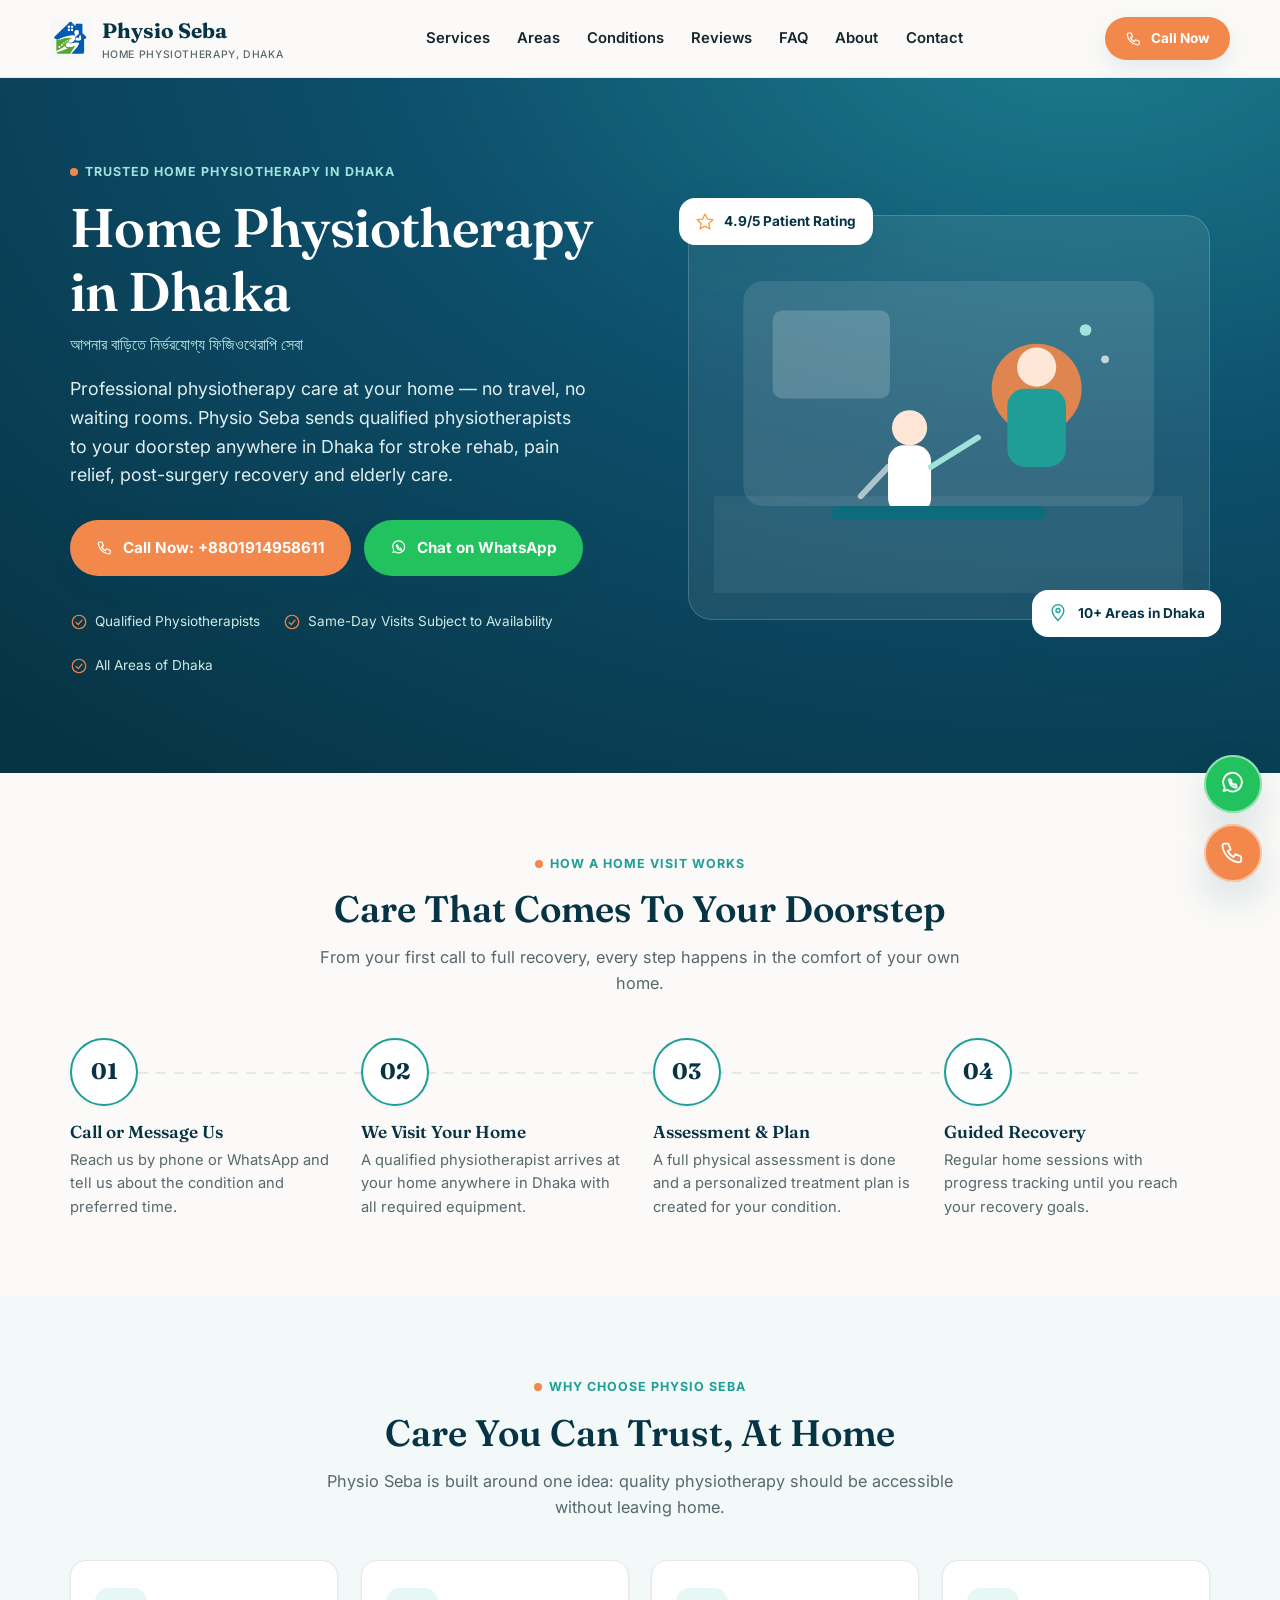
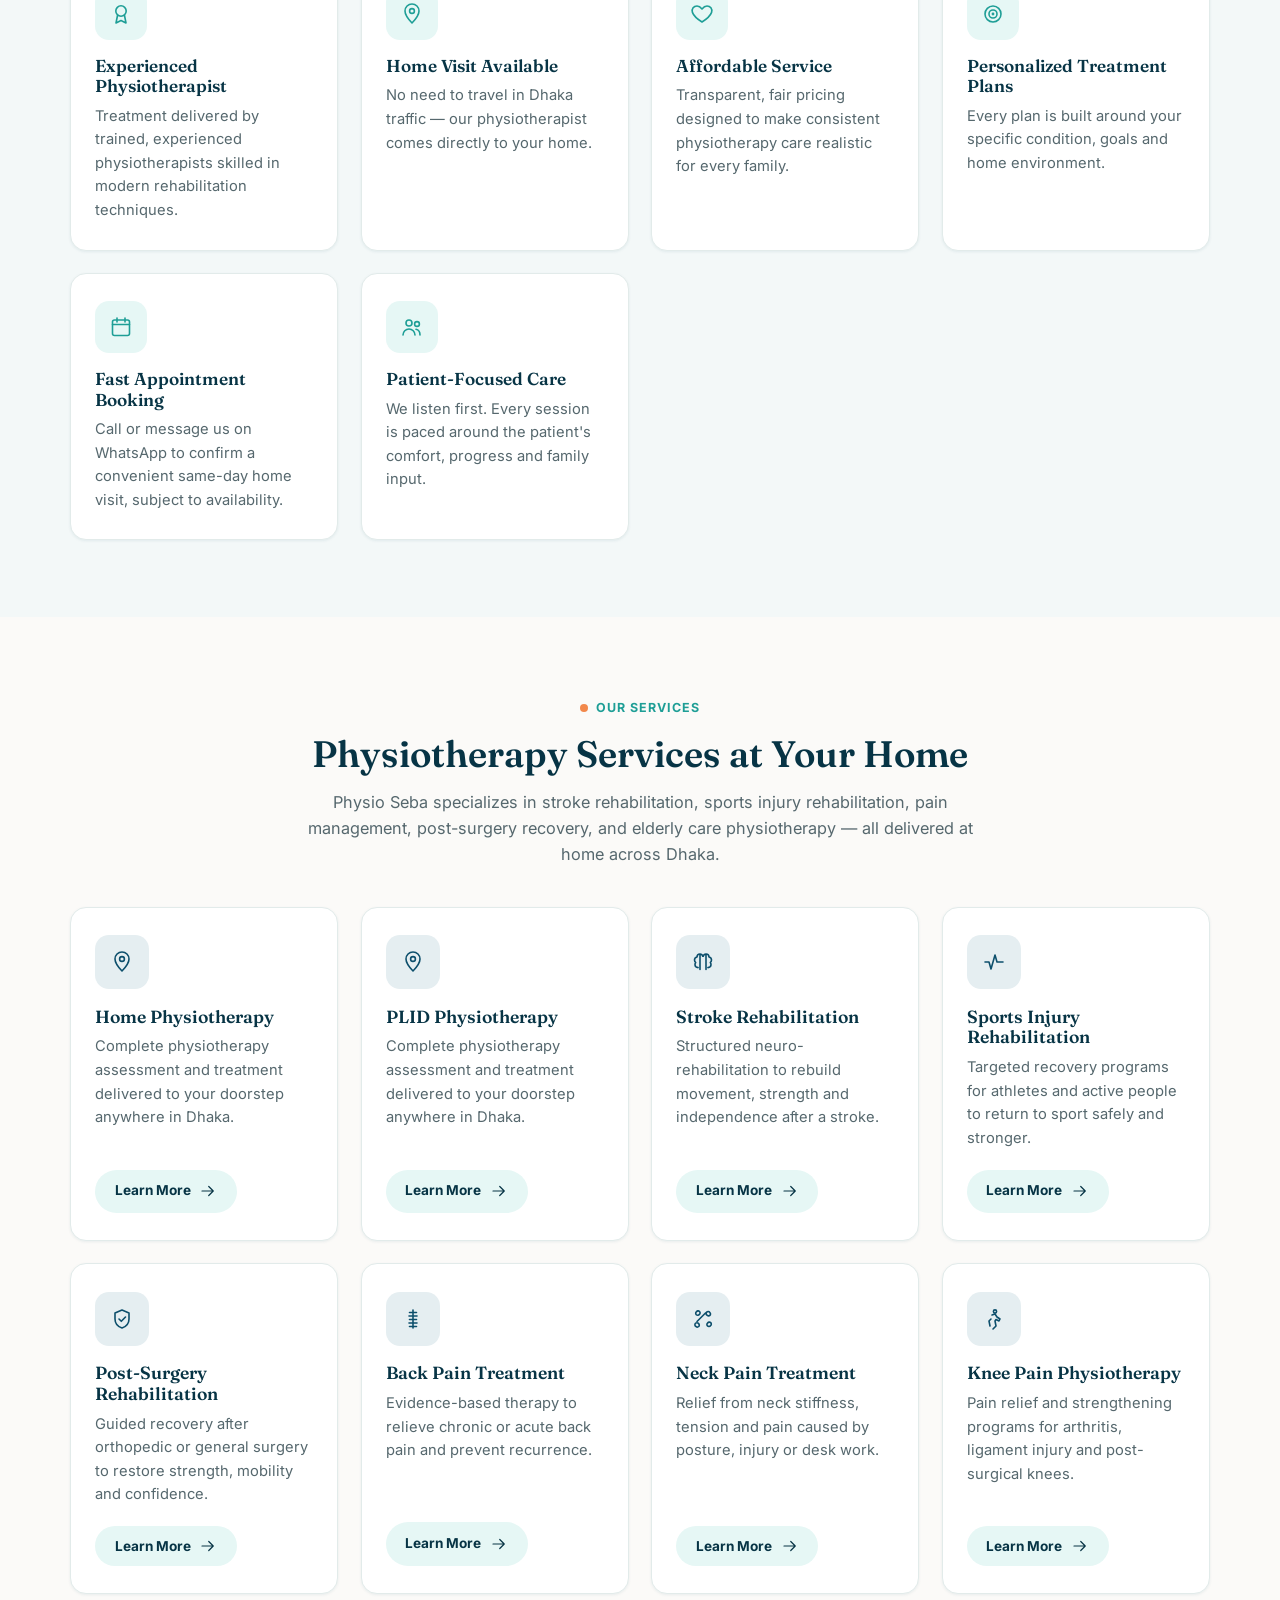
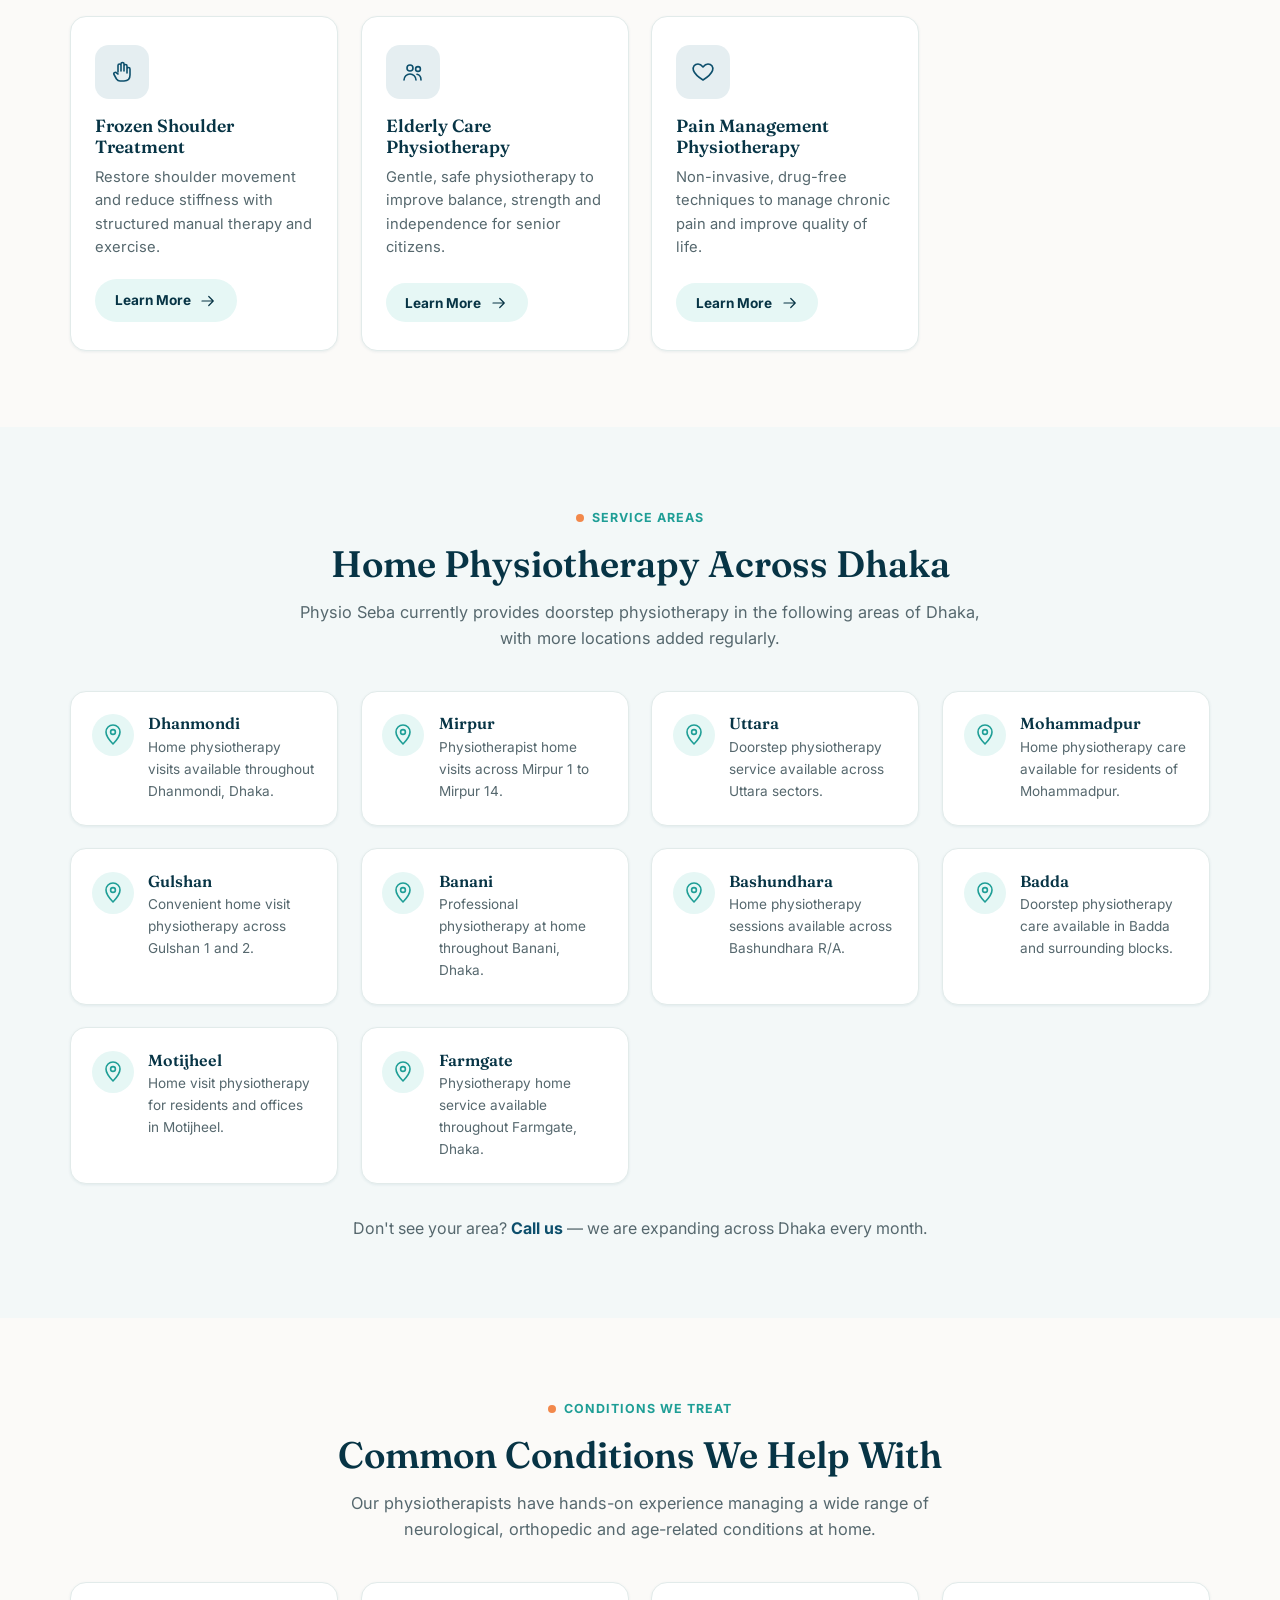
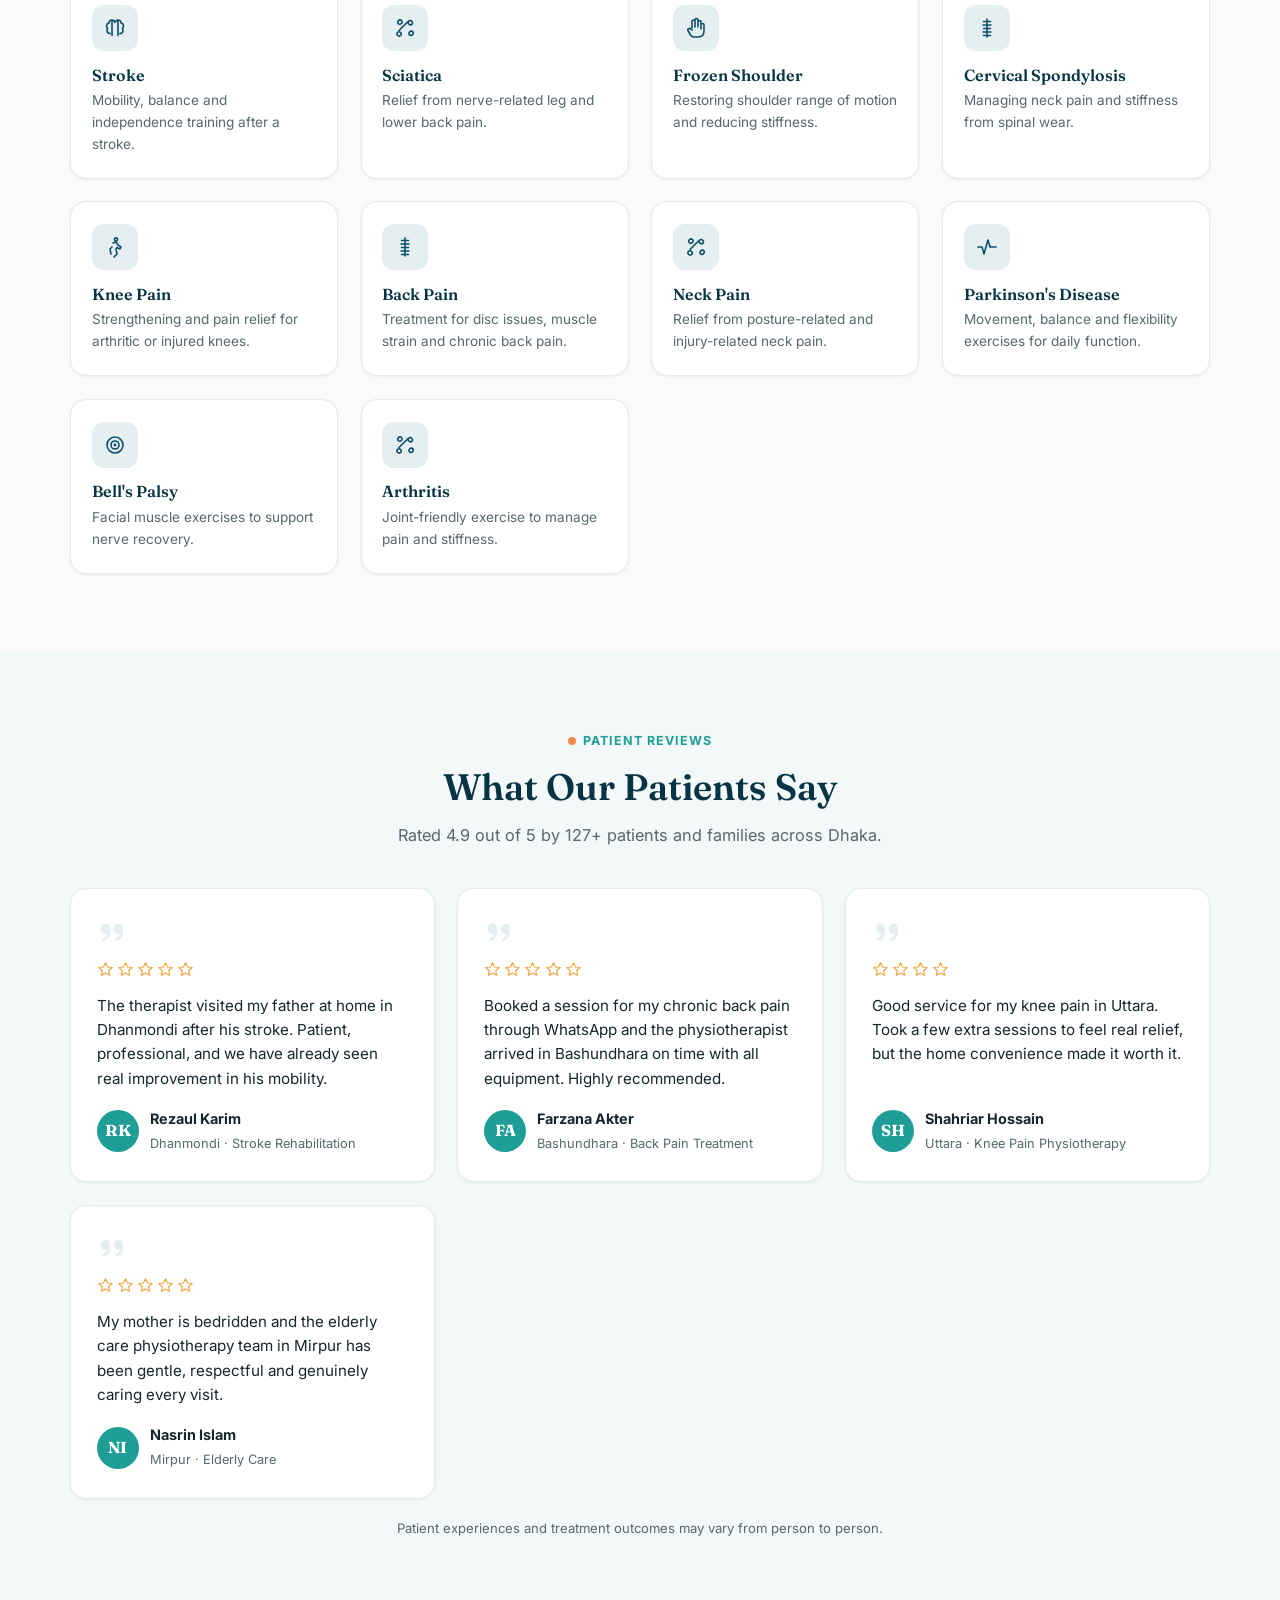
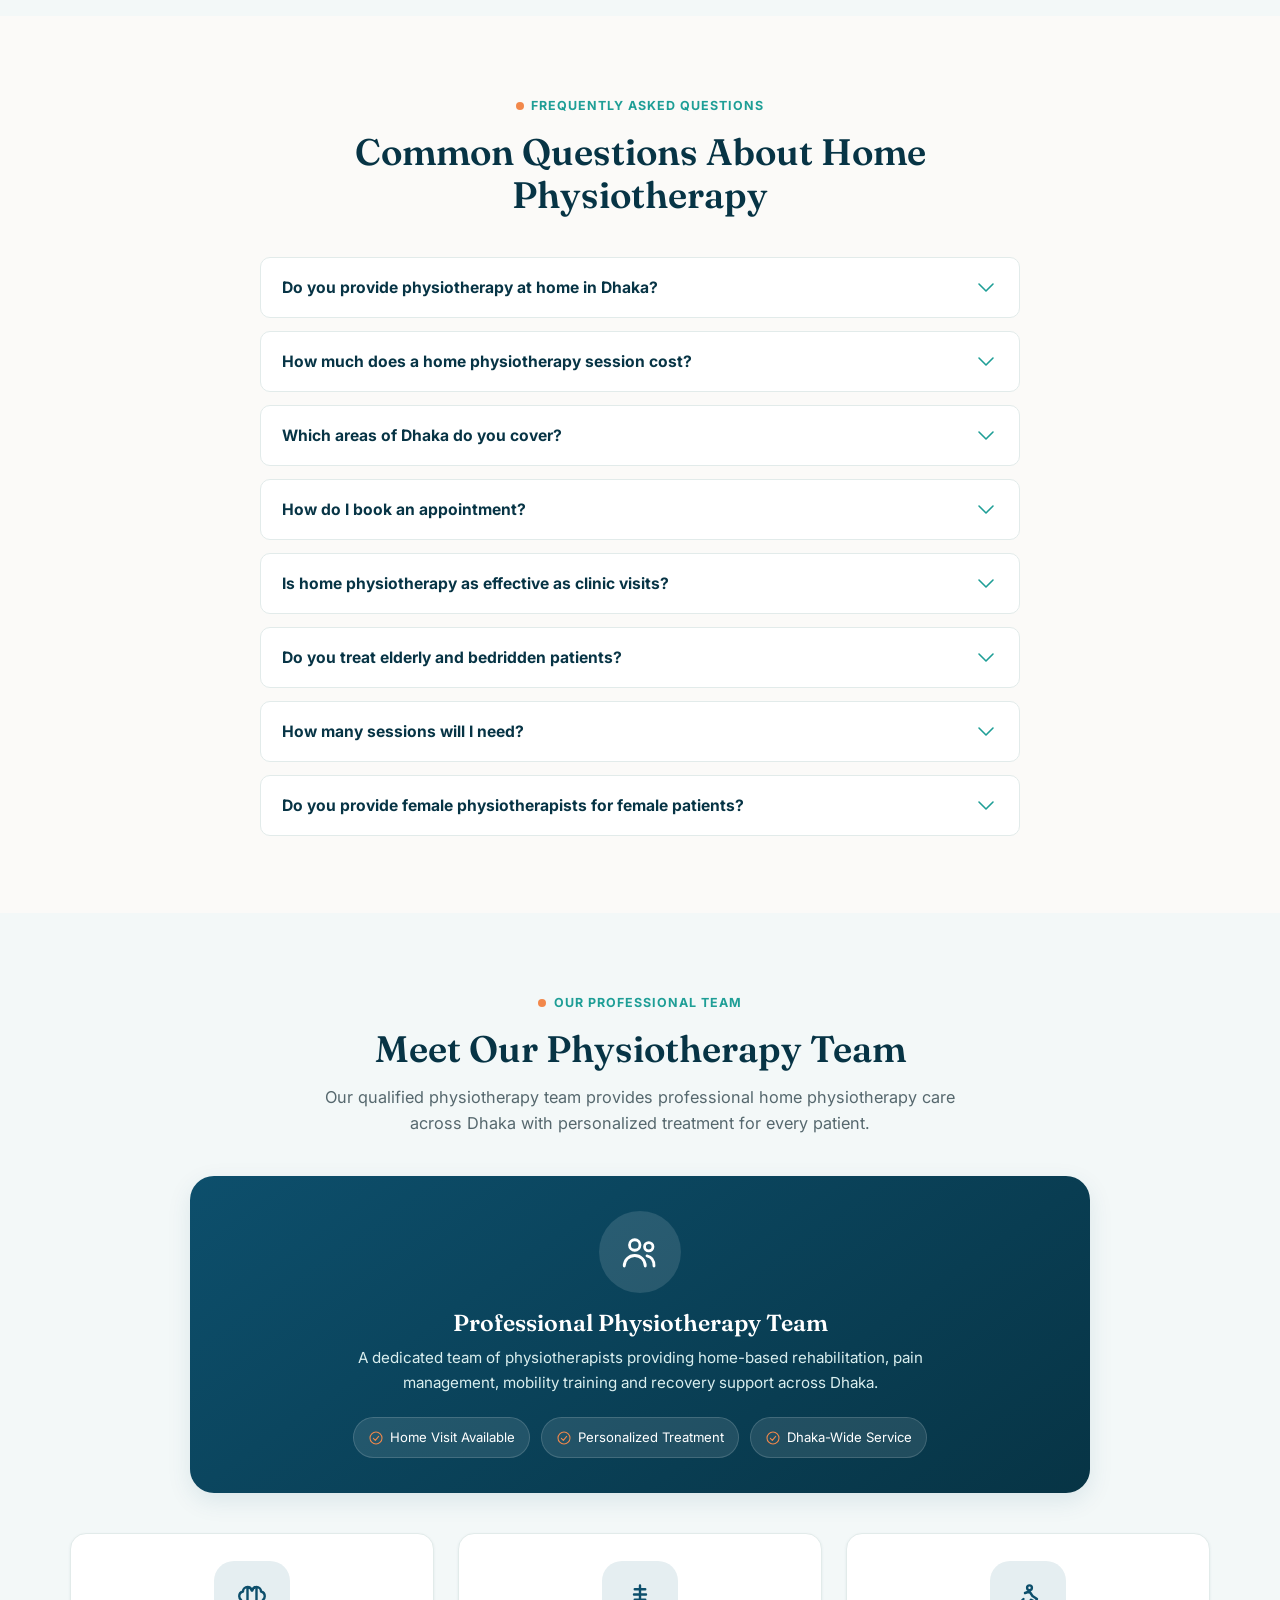
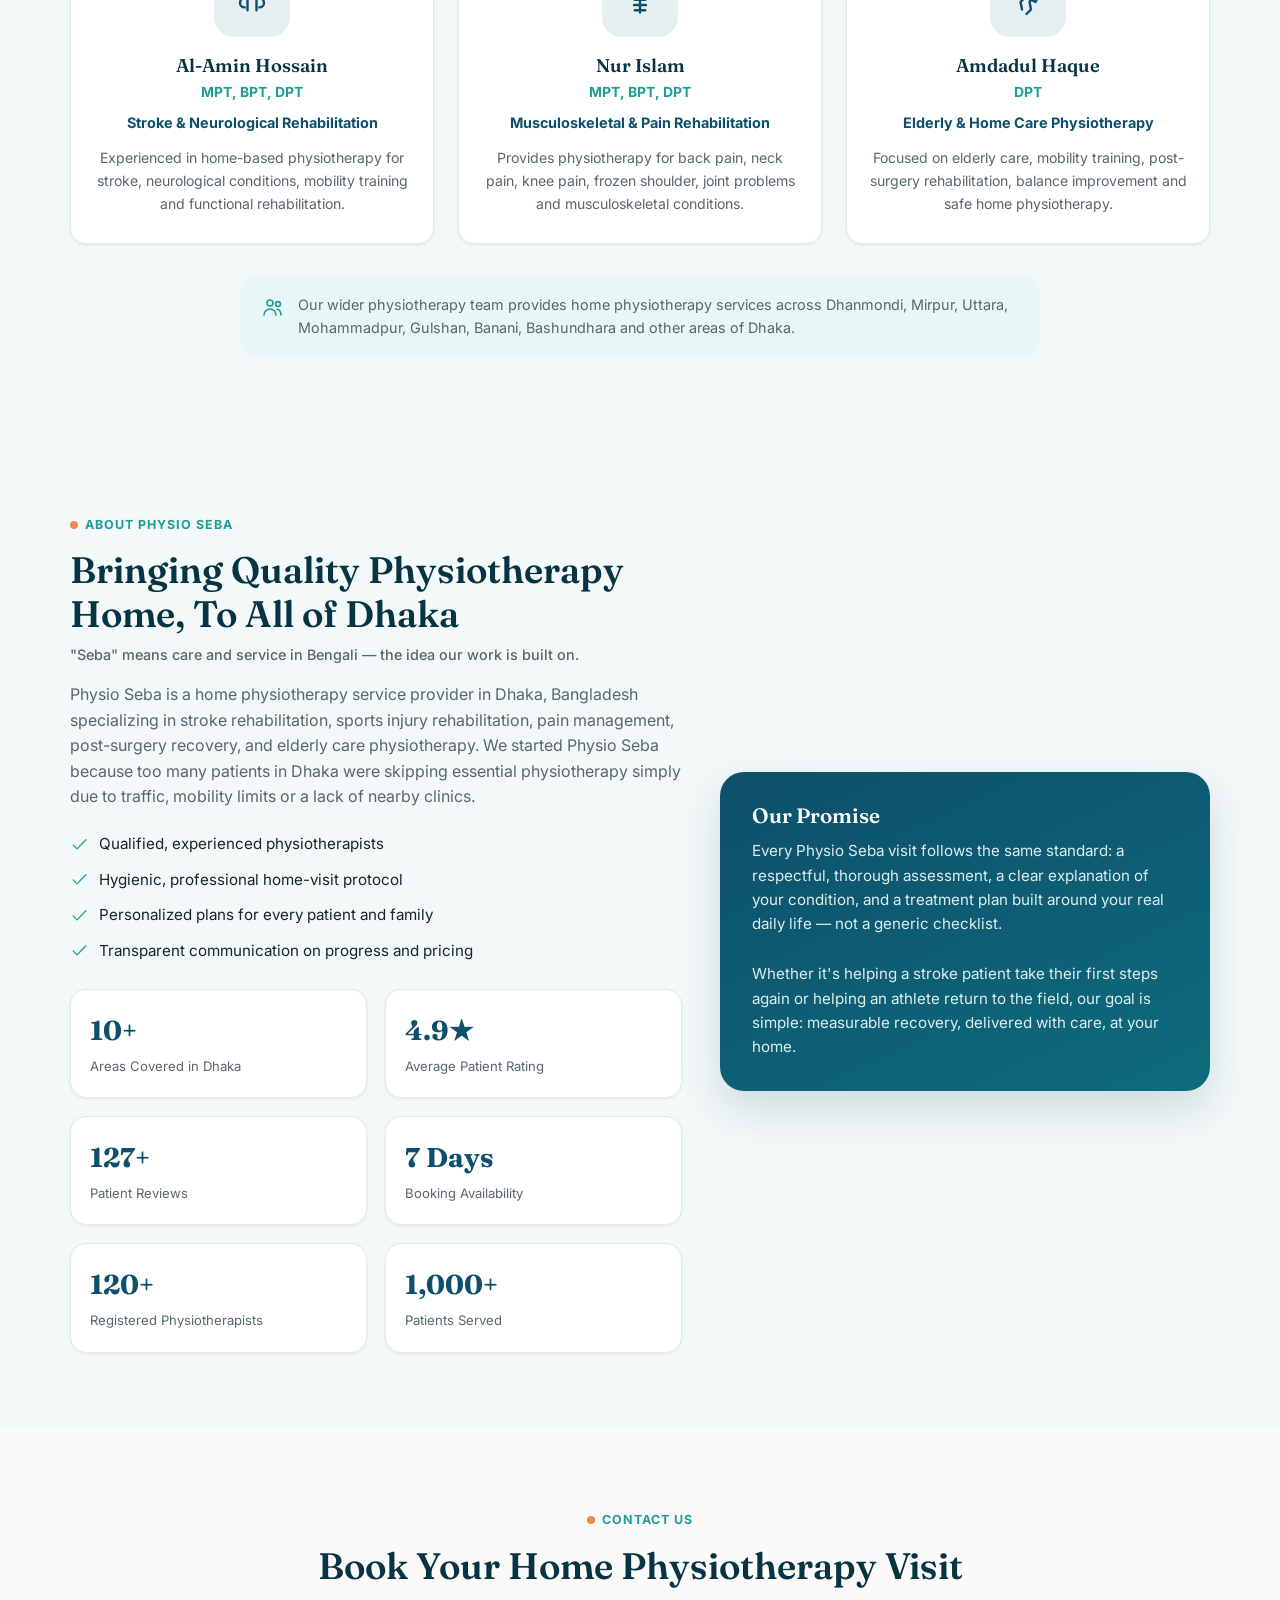
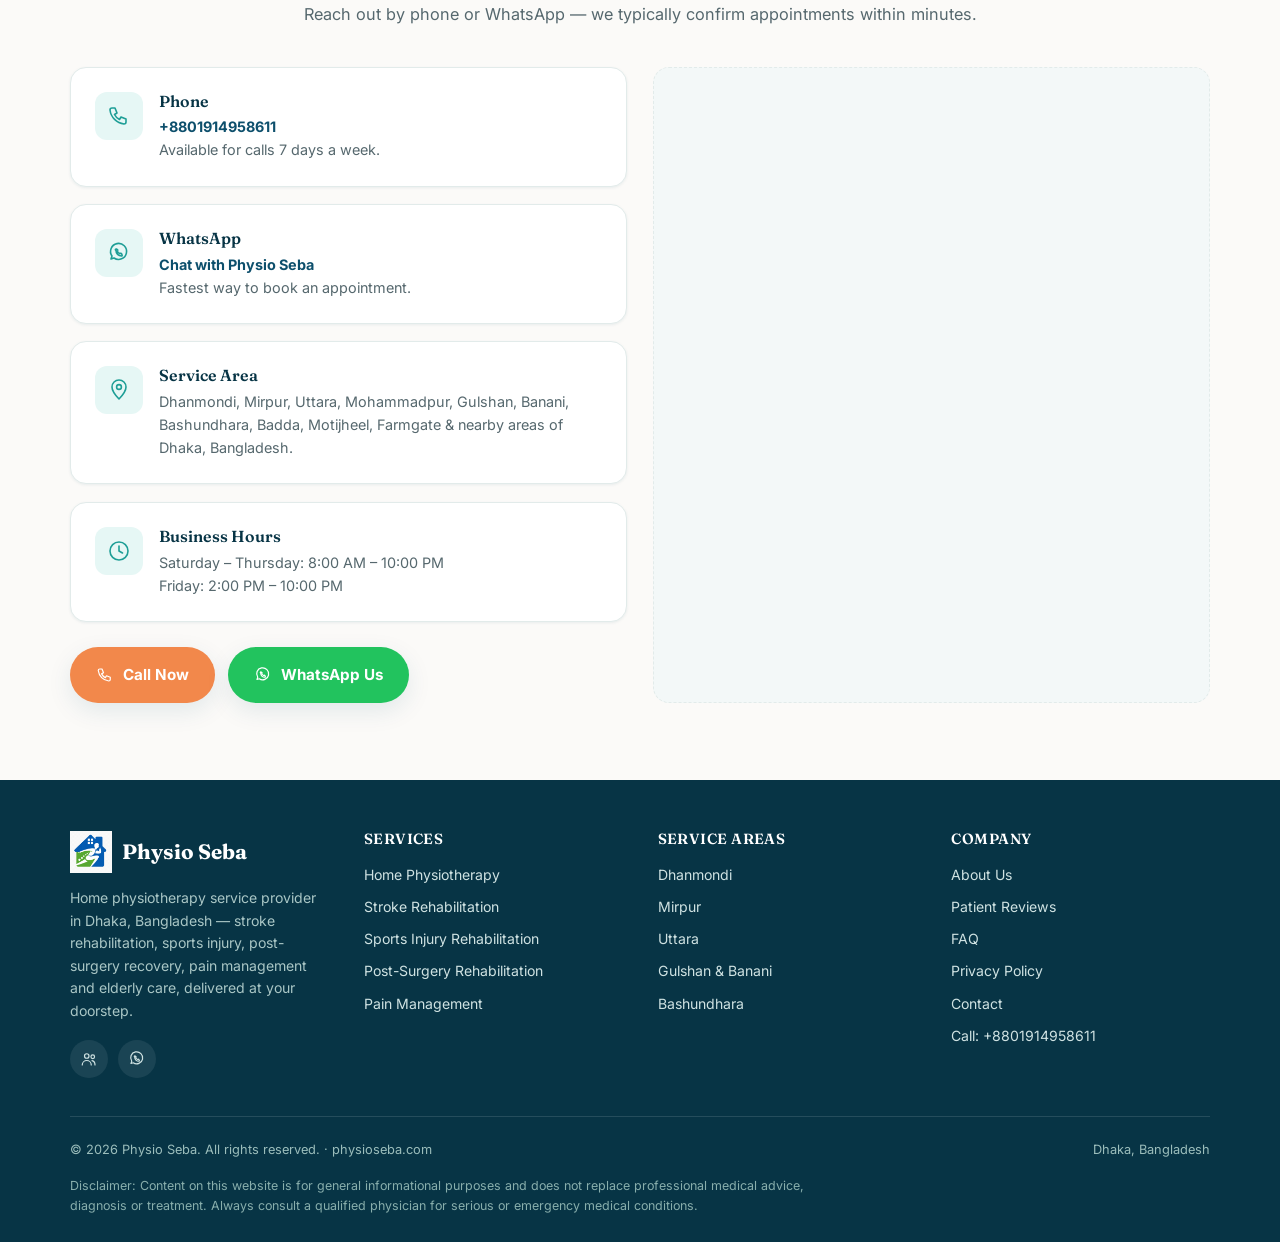
<file: index.html>
<!DOCTYPE html>
<html lang="en">
<head>
  <!-- Google tag (gtag.js) -->
<script async src="https://www.googletagmanager.com/gtag/js?id=AW-18348979050"></script>
<script>
  window.dataLayer = window.dataLayer || [];
  function gtag(){dataLayer.push(arguments);}
  gtag('js', new Date());

  gtag('config', 'AW-18348979050');
</script>
<meta charset="UTF-8">
<meta name="viewport" content="width=device-width, initial-scale=1.0, viewport-fit=cover">

<!-- ============ PRIMARY SEO META ============ -->
<title>Home Physiotherapy in Dhaka | Physio Seba – Doorstep Physiotherapy Care</title>
<meta name="description" content="Physio Seba provides professional home physiotherapy in Dhaka, Bangladesh — stroke rehabilitation, sports injury recovery, post-surgery rehab, back &amp; neck pain, frozen shoulder and elderly care. Call +8801914958611 to book a home visit today.">
<meta name="keywords" content="home physiotherapy Dhaka, physiotherapist at home Bangladesh, stroke rehabilitation Dhaka, physiotherapy home service, back pain treatment Dhaka, Physio Seba">
<meta name="robots" content="index, follow, max-image-preview:large">
<meta name="author" content="Physio Seba">
<link rel="canonical" href="https://physioseba.com/">

<!-- ============ OPEN GRAPH ============ -->
<meta property="og:type" content="website">
<meta property="og:site_name" content="Physio Seba">
<meta property="og:title" content="Home Physiotherapy in Dhaka | Physio Seba">
<meta property="og:description" content="Professional physiotherapy care delivered to your home anywhere in Dhaka. Stroke rehab, sports injury, post-surgery recovery, pain management &amp; elderly care.">
<meta property="og:url" content="https://physioseba.com/">
<meta property="og:image" content="https://physioseba.com/assets/og-physio-seba-dhaka.jpg">
<meta property="og:image:width" content="1200">
<meta property="og:image:height" content="630">
<meta property="og:locale" content="en_US">

<!-- ============ TWITTER CARD ============ -->
<meta name="twitter:card" content="summary_large_image">
<meta name="twitter:title" content="Home Physiotherapy in Dhaka | Physio Seba">
<meta name="twitter:description" content="Professional physiotherapy care at your home in Dhaka. Stroke rehab, sports injury, post-surgery recovery, pain management &amp; elderly care.">
<meta name="twitter:image" content="https://physioseba.com/assets/og-physio-seba-dhaka.jpg">

<meta name="theme-color" content="#0D4F6C">
<link rel="icon" href="data:image/svg+xml,%3Csvg xmlns='http://www.w3.org/2000/svg' viewBox='0 0 24 24'%3E%3Crect width='24' height='24' rx='6' fill='%230D4F6C'/%3E%3Cpath d='M7 13h3v4h4v-4h3l-5-6-5 6z' fill='%23fff'/%3E%3C/svg%3E">

<!-- ============ FONTS ============ -->
<link rel="preconnect" href="https://fonts.googleapis.com">
<link rel="preconnect" href="https://fonts.gstatic.com" crossorigin>
<link href="https://fonts.googleapis.com/css2?family=Fraunces:opsz,wght@9..144,500;9..144,600;9..144,700&amp;family=Inter:wght@400;500;600;700;800&amp;display=swap" rel="stylesheet">

<!-- ============ SCHEMA.ORG JSON-LD ============ -->
<script type="application/ld+json">
{
  "@context": "https://schema.org",
  "@graph": [
    {
      "@type": ["MedicalBusiness", "LocalBusiness"],
      "@id": "https://physioseba.com/#business",
      "name": "Physio Seba",
      "alternateName": "Physio Seba Home Physiotherapy",
      "description": "Physio Seba is a home physiotherapy service provider in Dhaka, Bangladesh specializing in stroke rehabilitation, sports injury rehabilitation, pain management, post-surgery recovery, and elderly care physiotherapy.",
      "url": "https://physioseba.com/",
      "telephone": "+8801914958611",
      "image": "https://physioseba.com/assets/og-physio-seba-dhaka.jpg",
      "logo": "https://physioseba.com/assets/logo-physio-seba.png",
      "priceRange": "৳৳",
      "currenciesAccepted": "BDT",
      "paymentAccepted": "Cash, Mobile Banking, bKash",
      "medicalSpecialty": "https://schema.org/PhysicalTherapy",
      "address": {
        "@type": "PostalAddress",
        "addressLocality": "Dhaka",
        "addressCountry": "BD"
      },
      "areaServed": [
        {"@type": "Place", "name": "Dhanmondi, Dhaka"},
        {"@type": "Place", "name": "Mirpur, Dhaka"},
        {"@type": "Place", "name": "Uttara, Dhaka"},
        {"@type": "Place", "name": "Mohammadpur, Dhaka"},
        {"@type": "Place", "name": "Gulshan, Dhaka"},
        {"@type": "Place", "name": "Banani, Dhaka"},
        {"@type": "Place", "name": "Bashundhara, Dhaka"},
        {"@type": "Place", "name": "Badda, Dhaka"},
        {"@type": "Place", "name": "Motijheel, Dhaka"},
        {"@type": "Place", "name": "Farmgate, Dhaka"}
      ],
      "openingHoursSpecification": [
        {
          "@type": "OpeningHoursSpecification",
          "dayOfWeek": ["Saturday","Sunday","Monday","Tuesday","Wednesday","Thursday"],
          "opens": "08:00",
          "closes": "22:00"
        },
        {
          "@type": "OpeningHoursSpecification",
          "dayOfWeek": ["Friday"],
          "opens": "14:00",
          "closes": "22:00"
        }
      ],
      "sameAs": [
        "https://www.facebook.com/physiosebabd",
        "https://wa.me/8801914958611"
      ],
      "aggregateRating": {
        "@type": "AggregateRating",
        "ratingValue": "4.9",
        "reviewCount": "127",
        "bestRating": "5"
      },
      "review": [
        {
          "@type": "Review",
          "author": {"@type": "Person", "name": "Rezaul Karim"},
          "datePublished": "2026-04-12",
          "reviewBody": "The therapist visited my father at home in Dhanmondi after his stroke. Patient, professional, and we have already seen real improvement in his mobility.",
          "reviewRating": {"@type": "Rating", "ratingValue": "5", "bestRating": "5"}
        },
        {
          "@type": "Review",
          "author": {"@type": "Person", "name": "Farzana Akter"},
          "datePublished": "2026-03-02",
          "reviewBody": "Booked a session for my chronic back pain through WhatsApp and the physiotherapist arrived in Bashundhara on time with all equipment. Highly recommended.",
          "reviewRating": {"@type": "Rating", "ratingValue": "5", "bestRating": "5"}
        },
        {
          "@type": "Review",
          "author": {"@type": "Person", "name": "Shahriar Hossain"},
          "datePublished": "2026-01-18",
          "reviewBody": "Good service for my knee pain in Uttara. Took a few extra sessions to feel real relief, but the home convenience made it worth it.",
          "reviewRating": {"@type": "Rating", "ratingValue": "4", "bestRating": "5"}
        }
      ]
    },
    {
      "@type": "Service",
      "@id": "https://physioseba.com/#service-home-physiotherapy",
      "name": "Home Physiotherapy",
      "serviceType": "Home Physiotherapy",
      "provider": {"@id": "https://physioseba.com/#business"},
      "areaServed": "Dhaka, Bangladesh",
      "description": "Complete physiotherapy assessment and treatment delivered at the patient's home anywhere in Dhaka."
    },
    {
      "@type": "Service",
      "@id": "https://physioseba.com/#service-stroke-rehabilitation",
      "name": "Stroke Rehabilitation",
      "serviceType": "Stroke Rehabilitation Physiotherapy",
      "provider": {"@id": "https://physioseba.com/#business"},
      "areaServed": "Dhaka, Bangladesh",
      "description": "Neuro-rehabilitation physiotherapy to rebuild movement, strength and independence after a stroke."
    },
    {
      "@type": "Service",
      "@id": "https://physioseba.com/#service-sports-injury",
      "name": "Sports Injury Rehabilitation",
      "serviceType": "Sports Injury Rehabilitation",
      "provider": {"@id": "https://physioseba.com/#business"},
      "areaServed": "Dhaka, Bangladesh",
      "description": "Targeted recovery programs for athletes and active individuals to return to sport safely."
    },
    {
      "@type": "Service",
      "@id": "https://physioseba.com/#service-post-surgery",
      "name": "Post-Surgery Rehabilitation",
      "serviceType": "Post-Surgery Rehabilitation",
      "provider": {"@id": "https://physioseba.com/#business"},
      "areaServed": "Dhaka, Bangladesh",
      "description": "Guided recovery physiotherapy after orthopedic or general surgery to restore strength and mobility."
    },
    {
      "@type": "Service",
      "@id": "https://physioseba.com/#service-back-pain",
      "name": "Back Pain Treatment",
      "serviceType": "Back Pain Physiotherapy",
      "provider": {"@id": "https://physioseba.com/#business"},
      "areaServed": "Dhaka, Bangladesh",
      "description": "Evidence-based physiotherapy to relieve chronic or acute back pain and prevent recurrence."
    },
    {
      "@type": "Service",
      "@id": "https://physioseba.com/#service-neck-pain",
      "name": "Neck Pain Treatment",
      "serviceType": "Neck Pain Physiotherapy",
      "provider": {"@id": "https://physioseba.com/#business"},
      "areaServed": "Dhaka, Bangladesh",
      "description": "Relief from neck stiffness, tension and pain caused by posture, injury or prolonged desk work."
    },
    {
      "@type": "Service",
      "@id": "https://physioseba.com/#service-knee-pain",
      "name": "Knee Pain Physiotherapy",
      "serviceType": "Knee Pain Physiotherapy",
      "provider": {"@id": "https://physioseba.com/#business"},
      "areaServed": "Dhaka, Bangladesh",
      "description": "Pain relief and strengthening programs for arthritis, ligament injury and post-surgical knees."
    },
    {
      "@type": "Service",
      "@id": "https://physioseba.com/#service-frozen-shoulder",
      "name": "Frozen Shoulder Treatment",
      "serviceType": "Frozen Shoulder Physiotherapy",
      "provider": {"@id": "https://physioseba.com/#business"},
      "areaServed": "Dhaka, Bangladesh",
      "description": "Structured manual therapy and exercise to restore shoulder movement and reduce stiffness."
    },
    {
      "@type": "Service",
      "@id": "https://physioseba.com/#service-elderly-care",
      "name": "Elderly Care Physiotherapy",
      "serviceType": "Elderly Care Physiotherapy",
      "provider": {"@id": "https://physioseba.com/#business"},
      "areaServed": "Dhaka, Bangladesh",
      "description": "Gentle, safe physiotherapy to improve balance, strength and independence for senior citizens."
    },
    {
      "@type": "Service",
      "@id": "https://physioseba.com/#service-pain-management",
      "name": "Pain Management Physiotherapy",
      "serviceType": "Pain Management Physiotherapy",
      "provider": {"@id": "https://physioseba.com/#business"},
      "areaServed": "Dhaka, Bangladesh",
      "description": "Non-invasive, drug-free physiotherapy techniques to manage chronic pain and improve quality of life."
    },
    {
      "@type": "FAQPage",
      "mainEntity": [
        {
          "@type": "Question",
          "name": "Do you provide physiotherapy at home in Dhaka?",
          "acceptedAnswer": {"@type": "Answer", "text": "Yes. Physio Seba sends a qualified physiotherapist directly to your home anywhere in Dhaka, including Dhanmondi, Mirpur, Uttara, Gulshan, Banani, Bashundhara and surrounding areas."}
        },
        {
          "@type": "Question",
          "name": "How much does a home physiotherapy session cost?",
          "acceptedAnswer": {"@type": "Answer", "text": "Session cost depends on the condition, treatment duration and your location within Dhaka. Call or message us on WhatsApp at +8801914958611 for an exact quote."}
        },
        {
          "@type": "Question",
          "name": "Which areas of Dhaka do you cover?",
          "acceptedAnswer": {"@type": "Answer", "text": "We currently serve Dhanmondi, Mirpur, Uttara, Mohammadpur, Gulshan, Banani, Bashundhara, Badda, Motijheel, Farmgate and nearby neighborhoods across Dhaka."}
        },
        {
          "@type": "Question",
          "name": "How do I book an appointment?",
          "acceptedAnswer": {"@type": "Answer", "text": "Simply call +8801914958611 or send us a message on WhatsApp. We will confirm a convenient time and send a physiotherapist to your home."}
        },
        {
          "@type": "Question",
          "name": "Is home physiotherapy as effective as clinic visits?",
          "acceptedAnswer": {"@type": "Answer", "text": "Yes. Treatment techniques are the same as in a clinic, and home physiotherapy often improves outcomes because exercises are practiced in the patient's real living environment."}
        },
        {
          "@type": "Question",
          "name": "Do you treat elderly and bedridden patients?",
          "acceptedAnswer": {"@type": "Answer", "text": "Yes. Our physiotherapists are experienced with elderly, bedridden and post-stroke patients, including mobility training, transfer techniques and fall-prevention exercises."}
        },
        {
          "@type": "Question",
          "name": "How many sessions will I need?",
          "acceptedAnswer": {"@type": "Answer", "text": "It depends on your condition and recovery goals. After the first home assessment, your physiotherapist will recommend a personalized treatment plan with an estimated number of sessions."}
        },
        {
          "@type": "Question",
          "name": "Do you provide female physiotherapists for female patients?",
          "acceptedAnswer": {"@type": "Answer", "text": "Yes, on request we arrange a female physiotherapist for female patients to ensure comfort during treatment."}
        }
      ]
    }
  ]
}
</script>

<style>
/* =========================================================
   PHYSIO SEBA — DESIGN TOKENS
========================================================= */
:root{
  --color-primary:#0D4F6C;
  --color-primary-dark:#073445;
  --color-primary-tint:#E5EEF1;
  --color-teal:#1E9E96;
  --color-teal-light:#E6F7F5;
  --color-accent:#F2884B;
  --color-accent-dark:#D96F35;
  --color-whatsapp:#22C35E;
  --color-bg:#FBFAF8;
  --color-surface:#FFFFFF;
  --color-surface-alt:#F3F8F8;
  --color-text:#16262D;
  --color-text-muted:#56686E;
  --color-border:#E2EBEA;
  --shadow-sm:0 1px 3px rgba(13,79,108,.08);
  --shadow-md:0 8px 24px rgba(13,79,108,.10);
  --shadow-lg:0 18px 40px rgba(13,79,108,.16);
  --radius-sm:10px;
  --radius-md:16px;
  --radius-lg:24px;
  --font-display:'Fraunces', Georgia, serif;
  --font-body:'Inter', -apple-system, BlinkMacSystemFont, 'Segoe UI', Roboto, sans-serif;
  --container:1180px;
}

*,*::before,*::after{box-sizing:border-box;}
html{scroll-behavior:smooth;}
@media (prefers-reduced-motion: reduce){
  html{scroll-behavior:auto;}
  *,*::before,*::after{animation-duration:.001ms !important; animation-iteration-count:1 !important; transition-duration:.001ms !important; scroll-behavior:auto !important;}
}
body{
  margin:0;
  font-family:var(--font-body);
  color:var(--color-text);
  background:var(--color-bg);
  line-height:1.6;
  -webkit-font-smoothing:antialiased;
}
img,svg{max-width:100%; display:block;}
a{color:inherit; text-decoration:none;}
ul{margin:0; padding:0; list-style:none;}
h1,h2,h3,h4{font-family:var(--font-display); line-height:1.18; margin:0; color:var(--color-primary-dark); font-weight:600;}
p{margin:0;}
button{font-family:inherit; cursor:pointer;}

.skip-link{
  position:absolute; left:-999px; top:0; background:var(--color-accent); color:#fff;
  padding:.6rem 1rem; z-index:200; border-radius:0 0 8px 0;
}
.skip-link:focus{left:0;}

:focus-visible{outline:3px solid var(--color-accent); outline-offset:2px; border-radius:4px;}

.container{max-width:var(--container); margin:0 auto; padding:0 1.25rem;}
.section{padding:clamp(3rem,6vw,5.5rem) 0;}
.section-alt{background:var(--color-surface-alt);}

.eyebrow{
  display:inline-flex; align-items:center; gap:.45rem;
  font-size:.78rem; font-weight:700; letter-spacing:.08em; text-transform:uppercase;
  color:var(--color-teal); margin-bottom:.85rem;
}
.eyebrow::before{content:""; width:8px; height:8px; border-radius:50%; background:var(--color-accent); display:inline-block;}

.section-head{max-width:680px; margin:0 0 2.5rem;}
.section-head.center{margin-inline:auto; text-align:center;}
.section-title{font-size:clamp(1.6rem,3.4vw,2.3rem);}
.section-sub{margin-top:.85rem; color:var(--color-text-muted); font-size:1.02rem;}

/* ---------- buttons ---------- */
.btn{
  display:inline-flex; align-items:center; justify-content:center; gap:.55rem;
  padding:.85rem 1.5rem; border-radius:999px; font-weight:700; font-size:.95rem;
  border:2px solid transparent; transition:transform .18s ease, box-shadow .18s ease, background .18s ease, color .18s ease;
  white-space:nowrap;
}
.btn:hover{transform:translateY(-2px);}
.btn .icon{width:18px; height:18px;}
.btn-accent{background:var(--color-accent); color:#fff; box-shadow:var(--shadow-md);}
.btn-accent:hover{background:var(--color-accent-dark); box-shadow:var(--shadow-lg);}
.btn-whatsapp{background:var(--color-whatsapp); color:#fff; box-shadow:var(--shadow-md);}
.btn-whatsapp:hover{background:#1ba94f; box-shadow:var(--shadow-lg);}
.btn-outline{background:transparent; border-color:rgba(255,255,255,.55); color:#fff;}
.btn-outline:hover{background:rgba(255,255,255,.12); border-color:#fff;}
.btn-outline-dark{background:transparent; border-color:var(--color-primary); color:var(--color-primary);}
.btn-outline-dark:hover{background:var(--color-primary); color:#fff;}
.btn-ghost{background:var(--color-teal-light); color:var(--color-primary-dark); border-color:transparent;}
.btn-ghost:hover{background:var(--color-teal); color:#fff;}
.btn-sm{padding:.55rem 1.1rem; font-size:.85rem;}
.btn-block{width:100%;}

/* ---------- icon system ---------- */
.icon{width:24px; height:24px; flex-shrink:0;}
.icon-stroke{stroke:currentColor; fill:none; stroke-width:1.6; stroke-linecap:round; stroke-linejoin:round;}

/* =========================================================
   HEADER
========================================================= */
.site-header{
  position:sticky; top:0; z-index:100; background:rgba(251,250,248,.92);
  backdrop-filter:saturate(180%) blur(10px);
  border-bottom:1px solid var(--color-border);
}
.site-header.is-scrolled{box-shadow:var(--shadow-sm);}
.header-inner{
  display:flex; align-items:center; justify-content:space-between;
  padding:.85rem 0; gap:1rem;
}
.brand{display:flex; align-items:center; gap:.6rem; font-family:var(--font-display); font-weight:700; font-size:1.3rem; color:var(--color-primary-dark);}
.brand-mark{
  width:42px;
  height:42px;
  display:flex;
  align-items:center;
  justify-content:center;
  flex-shrink:0;
  background:transparent;
}

.brand-mark img{
  width:42px;
  height:42px;
  object-fit:contain;
  display:block;
}
.brand small{display:block; font-family:var(--font-body); font-weight:500; font-size:.65rem; letter-spacing:.06em; color:var(--color-text-muted); text-transform:uppercase;}

.main-nav{display:none;}
.main-nav ul{display:flex; gap:1.7rem; align-items:center; font-weight:600; font-size:.93rem;}
.main-nav a{position:relative; padding:.3rem 0; color:var(--color-text);}
.main-nav a::after{content:""; position:absolute; left:0; bottom:-4px; width:0; height:2px; background:var(--color-accent); transition:width .2s ease;}
.main-nav a:hover::after, .main-nav a:focus-visible::after{width:100%;}

.header-actions{display:flex; align-items:center; gap:.6rem;}
.header-call{display:none;}
.nav-toggle{
  display:inline-flex; width:44px; height:44px; align-items:center; justify-content:center;
  border-radius:10px; border:1px solid var(--color-border); background:var(--color-surface);
}
.mobile-panel{
  display:none; flex-direction:column; gap:.2rem; padding:.5rem 1.25rem 1.25rem;
  border-top:1px solid var(--color-border); background:var(--color-bg);
}
.mobile-panel.is-open{display:flex;}
.mobile-panel a{
  padding:.8rem .3rem; font-weight:600; border-bottom:1px solid var(--color-border); color:var(--color-text);
}
.mobile-panel .btn{margin-top:.9rem;}

@media (min-width:880px){
  .main-nav{display:block;}
  .header-call{display:inline-flex;}
  .nav-toggle{display:none;}
  .mobile-panel{display:none !important;}
}

/* =========================================================
   HERO
========================================================= */
.hero{
  position:relative; overflow:hidden; color:#fff;
  background:radial-gradient(120% 140% at 85% -10%, #1c7e8f 0%, var(--color-primary) 45%, var(--color-primary-dark) 100%);
  padding:clamp(2.8rem,7vw,5rem) 0 clamp(3.5rem,8vw,6rem);
}
.hero-grid{display:grid; gap:2.5rem; align-items:center;}
.hero-copy .eyebrow{color:#9fe3da;}
.hero-copy .eyebrow::before{background:var(--color-accent);}
.hero h1{color:#fff; font-size:clamp(2.1rem,5.4vw,3.4rem); letter-spacing:-.01em;}
.hero-bn{font-family:var(--font-body); font-weight:500; color:#bfe6e0; font-size:1rem; margin-top:.5rem;}
.hero-sub{margin-top:1.1rem; font-size:1.12rem; color:#dfeff0; max-width:520px;}
.hero-cta{display:flex; flex-wrap:wrap; gap:.85rem; margin-top:1.9rem;}
.hero-trust{display:flex; flex-wrap:wrap; gap:1.4rem; margin-top:2.2rem; font-size:.85rem; color:#cfe9e4;}
.hero-trust li{display:flex; align-items:center; gap:.45rem;}
.hero-trust .icon{width:18px; height:18px; color:var(--color-accent);}

.hero-visual{position:relative;}
.hero-card{
  background:rgba(255,255,255,.08); border:1px solid rgba(255,255,255,.18);
  border-radius:var(--radius-lg); padding:1.6rem; backdrop-filter:blur(6px);
}
.hero-illustration{width:100%; height:auto;}
.hero-floatchip{
  position:absolute; background:#fff; color:var(--color-primary-dark); border-radius:var(--radius-md);
  padding:.8rem 1rem; box-shadow:var(--shadow-lg); display:flex; align-items:center; gap:.6rem; font-weight:700; font-size:.85rem;
}
.chip-rating{top:-18px; left:-10px;}
.chip-rating .icon{color:#F2A33B; width:20px; height:20px;}
.chip-areas{bottom:-18px; right:-12px;}
.chip-areas .icon{color:var(--color-teal); width:20px; height:20px;}

@media (min-width:920px){
  .hero-grid{grid-template-columns:1.05fr .95fr;}
}

/* =========================================================
   PROCESS / HOW IT WORKS (signature element)
========================================================= */
.process{position:relative;}
.process-list{
  display:grid; gap:1.6rem; margin-top:2.6rem; position:relative;
  grid-template-columns:repeat(auto-fit,minmax(220px,1fr));
}
.process-list::before{
  content:""; position:absolute; top:34px; left:6%; right:6%; height:2px;
  background:repeating-linear-gradient(90deg,var(--color-border) 0 10px, transparent 10px 18px);
  display:none;
}
@media (min-width:920px){ .process-list::before{display:block;} }
.process-step{position:relative; text-align:left;}
.process-num{
  width:68px; height:68px; border-radius:50%; background:var(--color-surface); border:2px solid var(--color-teal);
  color:var(--color-primary-dark); display:flex; align-items:center; justify-content:center;
  font-family:var(--font-display); font-weight:700; font-size:1.4rem; box-shadow:var(--shadow-sm); position:relative; z-index:1;
  margin-bottom:1rem;
}
.process-step h3{font-size:1.08rem; margin-bottom:.4rem;}
.process-step p{color:var(--color-text-muted); font-size:.92rem;}

/* =========================================================
   CARD GRIDS (why-choose / services / areas / conditions)
========================================================= */
.cards-grid{display:grid; gap:1.4rem; grid-template-columns:repeat(auto-fit,minmax(255px,1fr));}

.feature-card{
  background:var(--color-surface); border:1px solid var(--color-border); border-radius:var(--radius-md);
  padding:1.7rem 1.5rem; box-shadow:var(--shadow-sm); transition:transform .22s ease, box-shadow .22s ease, border-color .22s ease;
}
.feature-card:hover{transform:translateY(-5px); box-shadow:var(--shadow-md); border-color:transparent;}
.feature-icon{
  width:52px; height:52px; border-radius:14px; background:var(--color-teal-light); color:var(--color-teal);
  display:flex; align-items:center; justify-content:center; margin-bottom:1rem;
}
.feature-card h3{font-size:1.08rem; margin-bottom:.5rem;}
.feature-card p{color:var(--color-text-muted); font-size:.92rem;}

.service-card{
  background:var(--color-surface); border:1px solid var(--color-border); border-radius:var(--radius-md);
  padding:1.7rem 1.5rem; box-shadow:var(--shadow-sm); display:flex; flex-direction:column;
  transition:transform .22s ease, box-shadow .22s ease;
}
.service-card:hover{transform:translateY(-5px); box-shadow:var(--shadow-md);}
.service-icon{
  width:54px; height:54px; border-radius:14px; background:var(--color-primary-tint); color:var(--color-primary);
  display:flex; align-items:center; justify-content:center; margin-bottom:1.1rem;
}
.service-card h3{font-size:1.1rem; margin-bottom:.5rem;}
.service-card p{color:var(--color-text-muted); font-size:.92rem; flex-grow:1;}
.service-card .btn{margin-top:1.2rem; align-self:flex-start;}

.area-card{
  background:var(--color-surface); border:1px solid var(--color-border); border-radius:var(--radius-md);
  padding:1.4rem 1.3rem; display:flex; align-items:flex-start; gap:.9rem; box-shadow:var(--shadow-sm);
  transition:transform .2s ease, box-shadow .2s ease;
}
.area-card:hover{transform:translateY(-4px); box-shadow:var(--shadow-md);}
.area-pin{
  width:42px; height:42px; border-radius:50%; background:var(--color-teal-light); color:var(--color-teal);
  display:flex; align-items:center; justify-content:center; flex-shrink:0;
}
.area-card h3{font-size:1rem; margin-bottom:.25rem;}
.area-card p{color:var(--color-text-muted); font-size:.85rem;}

.condition-card{
  background:var(--color-surface); border:1px solid var(--color-border); border-radius:var(--radius-md);
  padding:1.4rem 1.3rem; box-shadow:var(--shadow-sm); transition:transform .2s ease, box-shadow .2s ease, background .2s ease;
}
.condition-card:hover{transform:translateY(-4px); box-shadow:var(--shadow-md); background:var(--color-teal-light);}
.condition-card .icon-wrap{
  width:46px; height:46px; border-radius:12px; background:var(--color-primary-tint); color:var(--color-primary);
  display:flex; align-items:center; justify-content:center; margin-bottom:.9rem;
}
.condition-card h3{font-size:1rem; margin-bottom:.35rem;}
.condition-card p{color:var(--color-text-muted); font-size:.85rem;}

/* =========================================================
   MODAL (service learn-more)
========================================================= */
.modal-overlay{
  position:fixed; inset:0; background:rgba(7,52,69,.55); display:none; align-items:flex-end;
  justify-content:center; z-index:300; padding:0; backdrop-filter:blur(2px);
}
.modal-overlay.is-open{display:flex;}
.modal-box{
  background:var(--color-surface); width:100%; max-width:560px; border-radius:24px 24px 0 0;
  padding:2rem 1.6rem 2.2rem; max-height:88vh; overflow-y:auto; box-shadow:var(--shadow-lg);
  animation:modalUp .25s ease;
}
@keyframes modalUp{from{transform:translateY(24px); opacity:0;} to{transform:translateY(0); opacity:1;}}
@media (min-width:680px){
  .modal-overlay{align-items:center;}
  .modal-box{border-radius:24px; padding:2.4rem;}
}
.modal-close{
  position:absolute; top:1.1rem; right:1.1rem; width:38px; height:38px; border-radius:50%;
  background:var(--color-surface-alt); border:none; display:flex; align-items:center; justify-content:center; color:var(--color-text-muted);
}
.modal-box{position:relative;}
.modal-icon{
  width:56px; height:56px; border-radius:14px; background:var(--color-primary-tint); color:var(--color-primary);
  display:flex; align-items:center; justify-content:center; margin-bottom:1rem;
}
.modal-box h3{font-size:1.4rem; margin-bottom:.6rem;}
.modal-box .modal-desc{color:var(--color-text-muted); margin-bottom:1.1rem;}
.modal-list{display:flex; flex-direction:column; gap:.6rem; margin-bottom:1.5rem;}
.modal-list li{display:flex; gap:.6rem; align-items:flex-start; font-size:.94rem; color:var(--color-text);}
.modal-list .icon{width:18px; height:18px; color:var(--color-teal); margin-top:.15rem;}
.modal-actions{display:flex; flex-wrap:wrap; gap:.7rem;}

/* =========================================================
   REVIEWS
========================================================= */
.reviews-track{display:grid; gap:1.4rem; grid-template-columns:repeat(auto-fit,minmax(270px,1fr));}
.review-card{
  background:var(--color-surface); border:1px solid var(--color-border); border-radius:var(--radius-md);
  padding:1.6rem; box-shadow:var(--shadow-sm); display:flex; flex-direction:column; gap:1rem;
}
.review-stars{display:flex; gap:.2rem; color:#F2A33B;}
.review-stars .icon{width:17px; height:17px;}
.review-quote-icon{color:var(--color-primary-tint); width:30px; height:30px;}
.review-card p.body{color:var(--color-text); font-size:.95rem;}
.review-meta{display:flex; align-items:center; gap:.7rem; margin-top:auto;}
.review-avatar{
  width:42px; height:42px; border-radius:50%; background:var(--color-teal); color:#fff; font-weight:700;
  display:flex; align-items:center; justify-content:center; font-family:var(--font-display); flex-shrink:0;
}
.review-meta strong{display:block; font-size:.9rem;}
.review-meta span{font-size:.8rem; color:var(--color-text-muted);}

/* =========================================================
   FAQ
========================================================= */
.faq-list{max-width:760px; margin:0 auto; display:flex; flex-direction:column; gap:.8rem;}
.faq-item{background:var(--color-surface); border:1px solid var(--color-border); border-radius:var(--radius-sm); overflow:hidden;}
.faq-q{
  width:100%; background:none; border:none; display:flex; align-items:center; justify-content:space-between;
  gap:1rem; padding:1.1rem 1.3rem; text-align:left; font-weight:700; color:var(--color-primary-dark); font-size:.98rem;
}
.faq-q .icon{color:var(--color-teal); transition:transform .25s ease; flex-shrink:0;}
.faq-item.is-open .faq-q .icon{transform:rotate(180deg);}
.faq-a{max-height:0; overflow:hidden; transition:max-height .25s ease;}
.faq-a-inner{padding:0 1.3rem 1.2rem; color:var(--color-text-muted); font-size:.93rem;}

/* =========================================================
   ABOUT
========================================================= */
.about-grid{display:grid; gap:2.4rem; align-items:center;}
.about-stats{display:grid; grid-template-columns:repeat(2,1fr); gap:1.1rem; margin-top:1.6rem;}
.stat-box{background:var(--color-surface); border:1px solid var(--color-border); border-radius:var(--radius-md); padding:1.2rem; box-shadow:var(--shadow-sm);}
.stat-box strong{display:block; font-family:var(--font-display); font-size:1.7rem; color:var(--color-primary);}
.stat-box span{font-size:.82rem; color:var(--color-text-muted);}
.about-points{margin-top:1.4rem; display:flex; flex-direction:column; gap:.7rem;}
.about-points li{display:flex; gap:.6rem; align-items:flex-start; font-size:.95rem;}
.about-points .icon{color:var(--color-teal); width:19px; height:19px; margin-top:.15rem;}
.about-visual{
  background:linear-gradient(155deg,var(--color-primary),#0e6b7c); border-radius:var(--radius-lg);
  padding:2rem; color:#fff; box-shadow:var(--shadow-lg);
}
.about-visual h3{color:#fff; font-size:1.3rem; margin-bottom:.7rem;}
.about-visual p{color:#dcefee; font-size:.95rem;}
@media (min-width:920px){ .about-grid{grid-template-columns:1fr .8fr;} }

/* =========================================================
   CONTACT
========================================================= */
.contact-grid{display:grid; gap:1.6rem;}
.contact-card{
  background:var(--color-surface); border:1px solid var(--color-border); border-radius:var(--radius-md);
  padding:1.5rem; box-shadow:var(--shadow-sm); display:flex; gap:1rem; align-items:flex-start;
}
.contact-card .icon-wrap{
  width:48px; height:48px; border-radius:12px; background:var(--color-teal-light); color:var(--color-teal);
  display:flex; align-items:center; justify-content:center; flex-shrink:0;
}
.contact-card h3{font-size:1rem; margin-bottom:.3rem;}
.contact-card p{color:var(--color-text-muted); font-size:.9rem;}
.contact-card a.value{color:var(--color-primary); font-weight:700;}
.map-box{
  background:var(--color-surface-alt); border:1px dashed var(--color-border); border-radius:var(--radius-md);
  min-height:280px; display:flex; flex-direction:column; align-items:center; justify-content:center;
  text-align:center; gap:.6rem; color:var(--color-text-muted); padding:1.5rem;
}
.map-box .icon{width:38px; height:38px; color:var(--color-teal);}
@media (min-width:920px){ .contact-grid{grid-template-columns:1fr 1fr;} }
.contact-cards-col{display:flex; flex-direction:column; gap:1.1rem;}

/* =========================================================
   FOOTER
========================================================= */
.site-footer{background:var(--color-primary-dark); color:#cfe2e2; padding:3.2rem 0 1.6rem;}
.footer-grid{display:grid; gap:2.2rem; grid-template-columns:repeat(auto-fit,minmax(180px,1fr));}
.footer-brand .brand{color:#fff;}
.footer-brand p{margin-top:.9rem; font-size:.88rem; color:#a9c6c5; max-width:280px;}
.footer-col h4{color:#fff; font-size:.92rem; margin-bottom:1rem; letter-spacing:.03em; text-transform:uppercase;}
.footer-col ul{display:flex; flex-direction:column; gap:.6rem; font-size:.88rem;}
.footer-col a:hover{color:#fff;}
.footer-social{display:flex; gap:.6rem; margin-top:1.1rem;}
.footer-social a{
  width:38px; height:38px; border-radius:50%; background:rgba(255,255,255,.08); display:flex; align-items:center; justify-content:center;
}
.footer-social a:hover{background:var(--color-accent);}
.footer-bottom{
  border-top:1px solid rgba(255,255,255,.12); margin-top:2.4rem; padding-top:1.4rem;
  display:flex; flex-wrap:wrap; gap:1rem; justify-content:space-between; font-size:.8rem; color:#9bbdbb;
}
.footer-disclaimer{font-size:.78rem; color:#88aeac; max-width:760px; margin-top:1rem; line-height:1.6;}

/* =========================================================
   FLOATING ACTIONS
========================================================= */
.floating-actions{
  position:fixed; right:1.1rem; bottom:1.1rem; z-index:250; display:flex; flex-direction:column; gap:.7rem; align-items:flex-end;
}
.fab{
  width:58px; height:58px; border-radius:50%; display:flex; align-items:center; justify-content:center;
  box-shadow:var(--shadow-lg); border:none; color:#fff; position:relative;
}
.fab .icon{width:28px; height:28px;}
.fab-whatsapp{background:var(--color-whatsapp);}
.fab-call{background:var(--color-accent);}
.fab::after{
  content:""; position:absolute; inset:0; border-radius:50%; border:2px solid currentColor; opacity:.5;
  animation:pulseRing 2.4s ease-out infinite;
}
@media (prefers-reduced-motion: reduce){ .fab::after{animation:none;} }
@keyframes pulseRing{0%{transform:scale(1); opacity:.55;} 100%{transform:scale(1.55); opacity:0;}}

/* ---------- reveal-on-scroll ---------- */
.reveal{opacity:0; transform:translateY(16px); transition:opacity .55s ease, transform .55s ease;}
.reveal.is-visible{opacity:1; transform:translateY(0);}
@media (prefers-reduced-motion: reduce){ .reveal{opacity:1; transform:none;} }

/* ---------- misc ---------- */
.divider-wave{display:block; width:100%; height:48px; margin-top:-2px;}
.visually-hidden{position:absolute; width:1px; height:1px; overflow:hidden; clip:rect(0 0 0 0);}

/* =========================================================
   PHYSIOTHERAPY TEAM
========================================================= */

.team-visual{
  max-width:900px;
  margin:0 auto 2.5rem;
  padding:2.2rem 1.5rem;
  background:
    linear-gradient(
      145deg,
      var(--color-primary),
      var(--color-primary-dark)
    );
  color:#fff;
  border-radius:var(--radius-lg);
  text-align:center;
  box-shadow:var(--shadow-md);
}

.team-main-icon{
  width:82px;
  height:82px;
  margin:0 auto 1rem;
  border-radius:50%;
  display:flex;
  align-items:center;
  justify-content:center;
  background:rgba(255,255,255,.12);
  color:#fff;
}

.team-main-icon .icon{
  width:42px;
  height:42px;
}

.team-visual h3{
  color:#fff;
  font-size:1.45rem;
  margin-bottom:.6rem;
}

.team-visual > p{
  max-width:650px;
  margin:0 auto;
  color:#d9eeee;
  font-size:.95rem;
}

.team-badges{
  margin-top:1.4rem;
  display:flex;
  flex-wrap:wrap;
  justify-content:center;
  gap:.7rem;
}

.team-badges span{
  display:inline-flex;
  align-items:center;
  gap:.4rem;
  padding:.55rem .85rem;
  border-radius:999px;
  background:rgba(255,255,255,.10);
  border:1px solid rgba(255,255,255,.15);
  font-size:.82rem;
  color:#fff;
}

.team-badges .icon{
  width:16px;
  height:16px;
  color:var(--color-accent);
}


/* Team Cards */
.team-grid{
  display:grid;
  grid-template-columns:repeat(auto-fit,minmax(250px,1fr));
  gap:1.5rem;
}

.team-card{
  background:var(--color-surface);
  border:1px solid var(--color-border);
  border-radius:var(--radius-md);
  padding:1.7rem 1.4rem;
  box-shadow:var(--shadow-sm);
  text-align:center;
  transition:
    transform .22s ease,
    box-shadow .22s ease,
    border-color .22s ease;
}

.team-card:hover{
  transform:translateY(-5px);
  box-shadow:var(--shadow-md);
  border-color:transparent;
}


/* Icon Avatar */
.team-avatar{
  width:76px;
  height:76px;
  margin:0 auto 1.1rem;
  border-radius:20px;
  display:flex;
  align-items:center;
  justify-content:center;
  background:var(--color-primary-tint);
  color:var(--color-primary);
}

.team-avatar .icon{
  width:36px;
  height:36px;
}


/* Team Details */
.team-info h3{
  font-size:1.15rem;
  margin-bottom:.3rem;
}

.team-degree{
  color:var(--color-teal);
  font-size:.87rem;
  font-weight:700;
}

.team-specialty{
  color:var(--color-primary);
  font-size:.9rem;
  font-weight:700;
  margin:.45rem 0 .75rem;
}

.team-description{
  color:var(--color-text-muted);
  font-size:.88rem;
  line-height:1.65;
}


/* Bottom Team Note */
.team-bottom{
  max-width:800px;
  margin:2rem auto 0;
  padding:1.1rem 1.3rem;
  display:flex;
  align-items:flex-start;
  gap:.8rem;
  background:var(--color-teal-light);
  border-radius:var(--radius-md);
  color:var(--color-text-muted);
}

.team-bottom .icon{
  width:24px;
  height:24px;
  flex-shrink:0;
  color:var(--color-teal);
  margin-top:.1rem;
}

.team-bottom p{
  font-size:.9rem;
}


/* Mobile */
@media (max-width:600px){

  .team-visual{
    padding:1.8rem 1.2rem;
  }

  .team-main-icon{
    width:70px;
    height:70px;
  }

  .team-main-icon .icon{
    width:35px;
    height:35px;
  }

  .team-card{
    padding:1.5rem 1.2rem;
  }

  .team-bottom{
    flex-direction:column;
    align-items:center;
    text-align:center;
  }
}
</style>
</head>
<body>
<a href="#main" class="skip-link">Skip to main content</a>

<!-- ============ SVG ICON SPRITE ============ -->
<svg class="visually-hidden" aria-hidden="true">
<symbol id="ic-phone" viewBox="0 0 24 24"><path class="icon-stroke" d="M5 4h3l2 5-2.5 1.5a11 11 0 0 0 5 5L14 13l5 2v3a2 2 0 0 1-2 2A16 16 0 0 1 3 6a2 2 0 0 1 2-2z"/></symbol>
<symbol id="ic-whatsapp" viewBox="0 0 24 24"><path class="icon-stroke" d="M7 17l-3 1 1-3a8 8 0 1 1 2 2z"/><path class="icon-stroke" d="M9 9.6c0 3 2.4 5.4 5.4 5.4.6 0 .9-.5.7-1l-.6-1.3c-.2-.4-.6-.5-1-.4l-.7.3a4 4 0 0 1-2.4-2.4l.3-.7c.1-.4 0-.8-.4-1L9.4 8c-.5-.2-1 .1-1 .7z"/></symbol>
<symbol id="ic-pin" viewBox="0 0 24 24"><path class="icon-stroke" d="M12 21s-7-7.2-7-12a7 7 0 1 1 14 0c0 4.8-7 12-7 12z"/><circle class="icon-stroke" cx="12" cy="9" r="2.4"/></symbol>
<symbol id="ic-clock" viewBox="0 0 24 24"><circle class="icon-stroke" cx="12" cy="12" r="9"/><path class="icon-stroke" d="M12 7v5l3.5 2"/></symbol>
<symbol id="ic-check" viewBox="0 0 24 24"><path class="icon-stroke" d="M4 12.5l5 5L20 6"/></symbol>
<symbol id="ic-check-circle" viewBox="0 0 24 24"><circle class="icon-stroke" cx="12" cy="12" r="9"/><path class="icon-stroke" d="M8 12.5l3 3 5-6"/></symbol>
<symbol id="ic-star" viewBox="0 0 24 24"><path class="icon-stroke" fill="currentColor" stroke="none" d="M12 2.5l2.9 6 6.6.7-5 4.5 1.4 6.5L12 16.9 6.1 20.2l1.4-6.5-5-4.5 6.6-.7z"/></symbol>
<symbol id="ic-heart" viewBox="0 0 24 24"><path class="icon-stroke" d="M12 20s-7.8-4.8-9.6-9.6C1.4 6.8 3.7 4 7 4c2 0 3.6 1.2 5 3 1.4-1.8 3-3 5-3 3.3 0 5.6 2.8 4.6 6.4C19.8 15.2 12 20 12 20z"/></symbol>
<symbol id="ic-users" viewBox="0 0 24 24"><circle class="icon-stroke" cx="9" cy="8" r="3"/><path class="icon-stroke" d="M3 20c0-3.3 2.7-6 6-6s6 2.7 6 6"/><circle class="icon-stroke" cx="17" cy="9" r="2.4"/><path class="icon-stroke" d="M16 14.2c2.3.5 4 2.5 4 5.8"/></symbol>
<symbol id="ic-award" viewBox="0 0 24 24"><circle class="icon-stroke" cx="12" cy="9" r="5.2"/><path class="icon-stroke" d="M8.5 13.5L7 21l5-2.5 5 2.5-1.5-7.5"/></symbol>
<symbol id="ic-calendar" viewBox="0 0 24 24"><rect class="icon-stroke" x="3.5" y="5" width="17" height="15.5" rx="2"/><path class="icon-stroke" d="M3.5 9.5h17M8 3v4M16 3v4"/></symbol>
<symbol id="ic-chevron-down" viewBox="0 0 24 24"><path class="icon-stroke" d="M5 9l7 7 7-7"/></symbol>
<symbol id="ic-close" viewBox="0 0 24 24"><path class="icon-stroke" d="M6 6l12 12M18 6L6 18"/></symbol>
<symbol id="ic-menu" viewBox="0 0 24 24"><path class="icon-stroke" d="M4 7h16M4 12h16M4 17h16"/></symbol>
<symbol id="ic-arrow-right" viewBox="0 0 24 24"><path class="icon-stroke" d="M4 12h15M13 6l6 6-6 6"/></symbol>
<symbol id="ic-quote" viewBox="0 0 24 24"><path fill="currentColor" stroke="none" d="M7 7c-2.2 0-4 1.8-4 4 0 2.5 2.2 4.4 4.7 4-.3 2-1.7 3.3-3.4 3.6v2.2c3.6-.4 6.2-3.3 6.2-7.3V11c0-2.2-1.3-4-3.5-4zm10.3 0c-2.2 0-4 1.8-4 4 0 2.5 2.2 4.4 4.7 4-.3 2-1.7 3.3-3.4 3.6v2.2c3.6-.4 6.2-3.3 6.2-7.3V11c0-2.2-1.3-4-3.5-4z"/></symbol>
<symbol id="ic-activity" viewBox="0 0 24 24"><path class="icon-stroke" d="M3 12h4l2 7 4-14 2 7h6"/></symbol>
<symbol id="ic-brain" viewBox="0 0 24 24"><path class="icon-stroke" d="M9 4a3 3 0 0 0-3 3c-1.4.3-2.5 1.6-2.5 3.1 0 1 .5 1.9 1.2 2.5-.5.5-.7 1.2-.7 2 0 1.7 1.4 3 3.1 3M9 4c1.4 0 2.5 1 2.8 2.3M9 4v15.5"/><path class="icon-stroke" d="M15 4a3 3 0 0 1 3 3c1.4.3 2.5 1.6 2.5 3.1 0 1-.5 1.9-1.2 2.5.5.5.7 1.2.7 2 0 1.7-1.4 3-3.1 3M15 4c-1.4 0-2.5 1-2.8 2.3M15 4v15.5"/></symbol>
<symbol id="ic-bone" viewBox="0 0 24 24"><path class="icon-stroke" d="M6 14.5L14.5 6m-9-1.3a2 2 0 1 1 2.8 2.8 2 2 0 1 1-2.8-2.8zm14 14a2 2 0 1 1-2.8-2.8 2 2 0 1 1 2.8 2.8zM4.7 19.3a2 2 0 1 1 2.8-2.8 2 2 0 1 1-2.8 2.8zm14-14a2 2 0 1 1-2.8 2.8 2 2 0 1 1 2.8-2.8z"/></symbol>
<symbol id="ic-hand" viewBox="0 0 24 24"><path class="icon-stroke" d="M8 12V5.5a1.5 1.5 0 0 1 3 0V11m0-.3V4a1.5 1.5 0 0 1 3 0v7m0-1V6a1.5 1.5 0 0 1 3 0v6m0 1V9a1.5 1.5 0 0 1 3 0v6c0 3.3-2 6-6 6H10c-1.7 0-2.6-.7-3.5-2L4 14.5c-.5-.8-.2-1.8.7-2.1.8-.3 1.6 0 2 .7L8 14"/></symbol>
<symbol id="ic-walk" viewBox="0 0 24 24"><circle class="icon-stroke" cx="13" cy="4.5" r="1.6" fill="currentColor" stroke="none"/><path class="icon-stroke" d="M10 8l3-1 2 3 3 2-1 2-3-1.5-1 1.5 1 5-3 3M9 12l-2 2 1 5"/></symbol>
<symbol id="ic-female" viewBox="0 0 24 24"><circle class="icon-stroke" cx="12" cy="6" r="3.4"/><path class="icon-stroke" d="M12 9.4V17m-3 0h6M9.5 14h5"/></symbol>
<symbol id="ic-shield" viewBox="0 0 24 24"><path class="icon-stroke" d="M12 3l7 3v6c0 5-3.5 7.8-7 9-3.5-1.2-7-4-7-9V6z"/><path class="icon-stroke" d="M9 12l2.3 2.3L15.5 10"/></symbol>
<symbol id="ic-spine" viewBox="0 0 24 24"><path class="icon-stroke" d="M12 3v18M8.5 5.5h7M8 9h8M8.5 12.5h7M8 16h8M8.5 19.5h7"/></symbol>
<symbol id="ic-target" viewBox="0 0 24 24"><circle class="icon-stroke" cx="12" cy="12" r="8"/><circle class="icon-stroke" cx="12" cy="12" r="4"/><circle class="icon-stroke" cx="12" cy="12" r="0.6" fill="currentColor"/></symbol>
</svg>

<!-- ============ HEADER ============ -->
<header class="site-header" id="site-header">
  <div class="container header-inner">
    <a href="#top" class="brand" aria-label="Physio Seba home">
<span class="brand-mark">
  <img src="assets/physio-seba-icon.png" alt="Physio Seba">
</span>     
      <span>Physio Seba<small>Home Physiotherapy, Dhaka</small></span>
    </a>
    <nav class="main-nav" aria-label="Primary">
      <ul>
        <li><a href="#services">Services</a></li>
        <li><a href="#areas">Areas</a></li>
        <li><a href="#conditions">Conditions</a></li>
        <li><a href="#reviews">Reviews</a></li>
        <li><a href="#faq">FAQ</a></li>
        <li><a href="#about">About</a></li>
        <li><a href="#contact">Contact</a></li>
      </ul>
    </nav>

    <div class="header-actions">
      <a class="btn btn-accent btn-sm header-call" href="tel:+8801914958611">
        <svg class="icon" aria-hidden="true"><use href="#ic-phone"/></svg> Call Now
      </a>
      <button class="nav-toggle" id="navToggle" aria-expanded="false" aria-controls="mobilePanel" aria-label="Open menu">
        <svg class="icon" aria-hidden="true"><use href="#ic-menu" id="menuIconUse"/></svg>
      </button>
    </div>
  </div>

  <div class="mobile-panel" id="mobilePanel">
    <a href="#services">Services</a>
    <a href="#areas">Service Areas</a>
    <a href="#conditions">Conditions We Treat</a>
    <a href="#reviews">Patient Reviews</a>
    <a href="#faq">FAQ</a>
    <a href="#about">About Us</a>
    <a href="#contact">Contact</a>
    <a class="btn btn-accent btn-block" href="tel:+8801914958611">
      <svg class="icon" aria-hidden="true"><use href="#ic-phone"/></svg> Call +8801914958611
    </a>
  </div>
</header>

<main id="main">

<!-- ============ HERO ============ -->
<section class="hero" id="top" aria-labelledby="hero-heading">
  <div class="container hero-grid">
    <div class="hero-copy">
      <p class="eyebrow">Trusted Home Physiotherapy in Dhaka</p>
      <h1 id="hero-heading">Home Physiotherapy in Dhaka</h1>
      <p class="hero-bn">আপনার বাড়িতে নির্ভরযোগ্য ফিজিওথেরাপি সেবা</p>
      <p class="hero-sub">Professional physiotherapy care at your home — no travel, no waiting rooms. Physio Seba sends qualified physiotherapists to your doorstep anywhere in Dhaka for stroke rehab, pain relief, post-surgery recovery and elderly care.</p>
      <div class="hero-cta">
<a class="btn btn-accent" href="tel:+8801914958611" >          <svg class="icon" aria-hidden="true"><use href="#ic-phone"/></svg> Call Now: +8801914958611
        </a>
<a class="btn btn-whatsapp" href="https://wa.me/8801914958611" target="_blank" rel="noopener" >          <svg class="icon" aria-hidden="true"><use href="#ic-whatsapp"/></svg> Chat on WhatsApp
        </a>
      </div>
      <ul class="hero-trust">
        <li><svg class="icon" aria-hidden="true"><use href="#ic-check-circle"/></svg> Qualified Physiotherapists</li>
        <li><svg class="icon" aria-hidden="true"><use href="#ic-check-circle"/></svg> Same-Day Visits Subject to Availability</li>        <li><svg class="icon" aria-hidden="true"><use href="#ic-check-circle"/></svg> All Areas of Dhaka</li>
      </ul>
    </div>

    <div class="hero-visual">
      <div class="hero-card">
        <svg class="hero-illustration" viewBox="0 0 480 360" role="img" aria-label="Illustration of a physiotherapist guiding a patient's shoulder exercise at home in Dhaka">
          <rect x="0" y="260" width="480" height="100" rx="0" fill="#ffffff" opacity="0.06"/>
          <rect x="30" y="40" width="420" height="230" rx="20" fill="#ffffff" opacity="0.10"/>
          <rect x="60" y="70" width="120" height="90" rx="10" fill="#ffffff" opacity="0.18"/>
          <circle cx="330" cy="150" r="46" fill="#F2884B" opacity="0.9"/>
          <circle cx="330" cy="128" r="20" fill="#ffe7d8"/>
          <rect x="300" y="150" width="60" height="80" rx="18" fill="#1E9E96"/>
          <circle cx="200" cy="190" r="18" fill="#ffe7d8"/>
          <rect x="178" y="208" width="44" height="70" rx="16" fill="#ffffff"/>
          <path d="M222 230 L270 200" stroke="#9fe3da" stroke-width="6" stroke-linecap="round"/>
          <path d="M178 230 L150 260" stroke="#ffffff" stroke-width="6" stroke-linecap="round" opacity="0.6"/>
          <rect x="120" y="270" width="220" height="14" rx="7" fill="#0e6b7c"/>
          <circle cx="380" cy="90" r="6" fill="#9fe3da"/>
          <circle cx="400" cy="120" r="4" fill="#ffffff" opacity="0.7"/>
        </svg>
        <div class="hero-floatchip chip-rating">
          <svg class="icon" aria-hidden="true"><use href="#ic-star"/></svg> 4.9/5 Patient Rating
        </div>
        <div class="hero-floatchip chip-areas">
          <svg class="icon" aria-hidden="true"><use href="#ic-pin"/></svg> 10+ Areas in Dhaka
        </div>
      </div>
    </div>
  </div>
</section>

<!-- ============ HOW IT WORKS ============ -->
<section class="section process" aria-labelledby="process-heading">
  <div class="container">
    <div class="section-head center">
      <p class="eyebrow">How A Home Visit Works</p>
      <h2 class="section-title" id="process-heading">Care That Comes To Your Doorstep</h2>
      <p class="section-sub">From your first call to full recovery, every step happens in the comfort of your own home.</p>
    </div>
    <div class="process-list">
      <div class="process-step reveal">
        <div class="process-num">01</div>
        <h3>Call or Message Us</h3>
        <p>Reach us by phone or WhatsApp and tell us about the condition and preferred time.</p>
      </div>
      <div class="process-step reveal">
        <div class="process-num">02</div>
        <h3>We Visit Your Home</h3>
        <p>A qualified physiotherapist arrives at your home anywhere in Dhaka with all required equipment.</p>
      </div>
      <div class="process-step reveal">
        <div class="process-num">03</div>
        <h3>Assessment &amp; Plan</h3>
        <p>A full physical assessment is done and a personalized treatment plan is created for your condition.</p>
      </div>
      <div class="process-step reveal">
        <div class="process-num">04</div>
        <h3>Guided Recovery</h3>
        <p>Regular home sessions with progress tracking until you reach your recovery goals.</p>
      </div>
    </div>
  </div>
</section>

<!-- ============ WHY CHOOSE ============ -->
<section class="section section-alt" id="why-choose" aria-labelledby="why-heading">
  <div class="container">
    <div class="section-head center">
      <p class="eyebrow">Why Choose Physio Seba</p>
      <h2 class="section-title" id="why-heading">Care You Can Trust, At Home</h2>
      <p class="section-sub">Physio Seba is built around one idea: quality physiotherapy should be accessible without leaving home.</p>
    </div>
    <div class="cards-grid">
      <article class="feature-card reveal">
        <div class="feature-icon"><svg class="icon" aria-hidden="true"><use href="#ic-award"/></svg></div>
        <h3>Experienced Physiotherapist</h3>
        <p>Treatment delivered by trained, experienced physiotherapists skilled in modern rehabilitation techniques.</p>
      </article>
      <article class="feature-card reveal">
        <div class="feature-icon"><svg class="icon" aria-hidden="true"><use href="#ic-pin"/></svg></div>
        <h3>Home Visit Available</h3>
        <p>No need to travel in Dhaka traffic — our physiotherapist comes directly to your home.</p>
      </article>
      <article class="feature-card reveal">
        <div class="feature-icon"><svg class="icon" aria-hidden="true"><use href="#ic-heart"/></svg></div>
        <h3>Affordable Service</h3>
        <p>Transparent, fair pricing designed to make consistent physiotherapy care realistic for every family.</p>
      </article>
      <article class="feature-card reveal">
        <div class="feature-icon"><svg class="icon" aria-hidden="true"><use href="#ic-target"/></svg></div>
        <h3>Personalized Treatment Plans</h3>
        <p>Every plan is built around your specific condition, goals and home environment.</p>
      </article>
      <article class="feature-card reveal">
        <div class="feature-icon"><svg class="icon" aria-hidden="true"><use href="#ic-calendar"/></svg></div>
        <h3>Fast Appointment Booking</h3>
      <p>Call or message us on WhatsApp to confirm a convenient same-day home visit, subject to availability.</p>     
      </article>
      <article class="feature-card reveal">
        <div class="feature-icon"><svg class="icon" aria-hidden="true"><use href="#ic-users"/></svg></div>
        <h3>Patient-Focused Care</h3>
        <p>We listen first. Every session is paced around the patient's comfort, progress and family input.</p>
      </article>
    </div>
  </div>
</section>

<!-- ============ SERVICES ============ -->
<section class="section" id="services" aria-labelledby="services-heading">
  <div class="container">
    <div class="section-head center">
      <p class="eyebrow">Our Services</p>
      <h2 class="section-title" id="services-heading">Physiotherapy Services at Your Home</h2>
      <p class="section-sub">Physio Seba specializes in stroke rehabilitation, sports injury rehabilitation, pain management, post-surgery recovery, and elderly care physiotherapy — all delivered at home across Dhaka.</p>
    </div>

    <div class="cards-grid services-grid">

      <article class="service-card reveal">
        <div class="service-icon"><svg class="icon" aria-hidden="true"><use href="#ic-pin"/></svg></div>
        <h3>Home Physiotherapy</h3>
        <p>Complete physiotherapy assessment and treatment delivered to your doorstep anywhere in Dhaka.</p>
<a href="/home-physiotherapy-dhaka/" class="btn btn-ghost btn-sm">
Learn More 
<svg class="icon" aria-hidden="true">
<use href="#ic-arrow-right"/></svg></a>
      </article>

       <article class="service-card reveal">
        <div class="service-icon"><svg class="icon" aria-hidden="true"><use href="#ic-pin"/></svg></div>
        <h3>PLID Physiotherapy</h3>
        <p>Complete physiotherapy assessment and treatment delivered to your doorstep anywhere in Dhaka.</p>
<a href="/plid-physiotherapy-dhaka/" class="btn btn-ghost btn-sm">
Learn More 
<svg class="icon" aria-hidden="true">
<use href="#ic-arrow-right"/></svg></a>
      </article>

      <article class="service-card reveal">
        <div class="service-icon"><svg class="icon" aria-hidden="true"><use href="#ic-brain"/></svg></div>
        <h3>Stroke Rehabilitation</h3>
        <p>Structured neuro-rehabilitation to rebuild movement, strength and independence after a stroke.</p>
<a href="/stroke-rehab-physio/" class="btn btn-ghost btn-sm">
  Learn More
  <svg class="icon" aria-hidden="true">
    <use href="#ic-arrow-right"></use> </svg></a>       </article>

      <article class="service-card reveal">
        <div class="service-icon"><svg class="icon" aria-hidden="true"><use href="#ic-activity"/></svg></div>
        <h3>Sports Injury Rehabilitation</h3>
        <p>Targeted recovery programs for athletes and active people to return to sport safely and stronger.</p>
<a href="/sports-physiotherapy/" class="btn btn-ghost btn-sm">
  Learn More
  <svg class="icon" aria-hidden="true">
    <use href="#ic-arrow-right"></use> </svg></a>       </article>

      <article class="service-card reveal">
        <div class="service-icon"><svg class="icon" aria-hidden="true"><use href="#ic-shield"/></svg></div>
        <h3>Post-Surgery Rehabilitation</h3>
        <p>Guided recovery after orthopedic or general surgery to restore strength, mobility and confidence.</p>
        <button class="btn btn-ghost btn-sm" data-modal-target="post-surgery">Learn More <svg class="icon" aria-hidden="true"><use href="#ic-arrow-right"/></svg></button>
      </article>

      <article class="service-card reveal">
        <div class="service-icon"><svg class="icon" aria-hidden="true"><use href="#ic-spine"/></svg></div>
        <h3>Back Pain Treatment</h3>
        <p>Evidence-based therapy to relieve chronic or acute back pain and prevent recurrence.</p>
<a href="/back-pain-physiotherapy/" class="btn btn-ghost btn-sm">
  Learn More
  <svg class="icon" aria-hidden="true">
    <use href="#ic-arrow-right"></use> </svg></a>       </article>

      <article class="service-card reveal">
        <div class="service-icon"><svg class="icon" aria-hidden="true"><use href="#ic-bone"/></svg></div>
        <h3>Neck Pain Treatment</h3>
        <p>Relief from neck stiffness, tension and pain caused by posture, injury or desk work.</p>
        <button class="btn btn-ghost btn-sm" data-modal-target="neck-pain">Learn More <svg class="icon" aria-hidden="true"><use href="#ic-arrow-right"/></svg></button>
      </article>

      <article class="service-card reveal">
        <div class="service-icon"><svg class="icon" aria-hidden="true"><use href="#ic-walk"/></svg></div>
        <h3>Knee Pain Physiotherapy</h3>
        <p>Pain relief and strengthening programs for arthritis, ligament injury and post-surgical knees.</p>
        <button class="btn btn-ghost btn-sm" data-modal-target="knee-pain">Learn More <svg class="icon" aria-hidden="true"><use href="#ic-arrow-right"/></svg></button>
      </article>

      <article class="service-card reveal">
        <div class="service-icon"><svg class="icon" aria-hidden="true"><use href="#ic-hand"/></svg></div>
        <h3>Frozen Shoulder Treatment</h3>
        <p>Restore shoulder movement and reduce stiffness with structured manual therapy and exercise.</p>
<a href="/frozen-shoulder-treatment-dhaka/" class="btn btn-ghost btn-sm">
  Learn More
  <svg class="icon" aria-hidden="true">
    <use href="#ic-arrow-right"></use> </svg></a> 
      </article>

      <article class="service-card reveal">
        <div class="service-icon"><svg class="icon" aria-hidden="true"><use href="#ic-users"/></svg></div>
        <h3>Elderly Care Physiotherapy</h3>
        <p>Gentle, safe physiotherapy to improve balance, strength and independence for senior citizens.</p>
        <button class="btn btn-ghost btn-sm" data-modal-target="elderly-care">Learn More <svg class="icon" aria-hidden="true"><use href="#ic-arrow-right"/></svg></button>
      </article>

      <article class="service-card reveal">
        <div class="service-icon"><svg class="icon" aria-hidden="true"><use href="#ic-heart"/></svg></div>
        <h3>Pain Management Physiotherapy</h3>
        <p>Non-invasive, drug-free techniques to manage chronic pain and improve quality of life.</p>
        <button class="btn btn-ghost btn-sm" data-modal-target="pain-management">Learn More <svg class="icon" aria-hidden="true"><use href="#ic-arrow-right"/></svg></button>
      </article>

    </div>
  </div>
</section>

<!-- ============ SERVICE MODALS ============ -->
<div class="modal-overlay" id="modalOverlay" role="dialog" aria-modal="true" aria-labelledby="modalTitle">
  <div class="modal-box">
    <button class="modal-close" id="modalCloseBtn" aria-label="Close dialog"><svg class="icon" aria-hidden="true"><use href="#ic-close"/></svg></button>
    <div id="modalContentRoot"></div>
  </div>
</div>

<!-- Hidden templates (kept in static HTML for SEO content value, also used as JS source) -->
<div id="modal-data" hidden>

  <div data-id="home-physiotherapy">
    <div class="modal-icon"><svg class="icon" aria-hidden="true"><use href="#ic-pin"/></svg></div>
    <h3 id="modalTitle">Home Physiotherapy</h3>
    <p class="modal-desc">Our core service: a complete physiotherapy assessment and treatment plan delivered at your home anywhere in Dhaka, so you recover comfortably without travel or waiting rooms.</p>
    <ul class="modal-list">
      <li><svg class="icon" aria-hidden="true"><use href="#ic-check"/></svg> Full physical assessment at your home</li>
      <li><svg class="icon" aria-hidden="true"><use href="#ic-check"/></svg> Manual therapy and therapeutic exercise</li>
      <li><svg class="icon" aria-hidden="true"><use href="#ic-check"/></svg> Personalized home exercise program</li>
      <li><svg class="icon" aria-hidden="true"><use href="#ic-check"/></svg> Family and caregiver guidance</li>
    </ul>
  </div>

  <div data-id="stroke-rehabilitation">
    <div class="modal-icon"><svg class="icon" aria-hidden="true"><use href="#ic-brain"/></svg></div>
    <h3 id="modalTitle">Stroke Rehabilitation</h3>
    <p class="modal-desc">Structured neuro-rehabilitation physiotherapy for stroke patients, focused on regaining movement, balance and daily-life independence at home.</p>
    <ul class="modal-list">
      <li><svg class="icon" aria-hidden="true"><use href="#ic-check"/></svg> Gait and balance training</li>
      <li><svg class="icon" aria-hidden="true"><use href="#ic-check"/></svg> Neuro-developmental treatment techniques</li>
      <li><svg class="icon" aria-hidden="true"><use href="#ic-check"/></svg> Bed mobility and transfer training</li>
      <li><svg class="icon" aria-hidden="true"><use href="#ic-check"/></svg> Caregiver training for daily support</li>
    </ul>
  </div>

  <div data-id="sports-injury">
    <div class="modal-icon"><svg class="icon" aria-hidden="true"><use href="#ic-activity"/></svg></div>
    <h3 id="modalTitle">Sports Injury Rehabilitation</h3>
    <p class="modal-desc">Recovery programs for sprains, strains and ligament injuries, designed to safely return athletes and active individuals to full performance.</p>
    <ul class="modal-list">
      <li><svg class="icon" aria-hidden="true"><use href="#ic-check"/></svg> Injury-specific manual therapy</li>
      <li><svg class="icon" aria-hidden="true"><use href="#ic-check"/></svg> Strength and conditioning exercises</li>
      <li><svg class="icon" aria-hidden="true"><use href="#ic-check"/></svg> Return-to-sport progression plan</li>
      <li><svg class="icon" aria-hidden="true"><use href="#ic-check"/></svg> Injury-prevention guidance</li>
    </ul>
  </div>

  <div data-id="post-surgery">
    <div class="modal-icon"><svg class="icon" aria-hidden="true"><use href="#ic-shield"/></svg></div>
    <h3 id="modalTitle">Post-Surgery Rehabilitation</h3>
    <p class="modal-desc">Safe, progressive physiotherapy after orthopedic or general surgery — including knee replacement, hip replacement and spine surgery — delivered at home.</p>
    <ul class="modal-list">
      <li><svg class="icon" aria-hidden="true"><use href="#ic-check"/></svg> Wound-safe early mobilization</li>
      <li><svg class="icon" aria-hidden="true"><use href="#ic-check"/></svg> Progressive strength rebuilding</li>
      <li><svg class="icon" aria-hidden="true"><use href="#ic-check"/></svg> Scar and swelling management</li>
      <li><svg class="icon" aria-hidden="true"><use href="#ic-check"/></svg> Return-to-routine activity plan</li>
    </ul>
  </div>

  <div data-id="back-pain">
    <div class="modal-icon"><svg class="icon" aria-hidden="true"><use href="#ic-spine"/></svg></div>
    <h3 id="modalTitle">Back Pain Treatment</h3>
    <p class="modal-desc">Evidence-based physiotherapy for acute and chronic back pain, combining manual therapy, posture correction and core strengthening.</p>
    <ul class="modal-list">
      <li><svg class="icon" aria-hidden="true"><use href="#ic-check"/></svg> Spinal mobilization techniques</li>
      <li><svg class="icon" aria-hidden="true"><use href="#ic-check"/></svg> Core and postural stabilization</li>
      <li><svg class="icon" aria-hidden="true"><use href="#ic-check"/></svg> Ergonomic and lifestyle advice</li>
      <li><svg class="icon" aria-hidden="true"><use href="#ic-check"/></svg> Long-term recurrence prevention</li>
    </ul>
  </div>

  <div data-id="neck-pain">
    <div class="modal-icon"><svg class="icon" aria-hidden="true"><use href="#ic-bone"/></svg></div>
    <h3 id="modalTitle">Neck Pain Treatment</h3>
    <p class="modal-desc">Targeted treatment for neck stiffness and pain from poor posture, prolonged screen time, whiplash or cervical spondylosis.</p>
    <ul class="modal-list">
      <li><svg class="icon" aria-hidden="true"><use href="#ic-check"/></svg> Cervical mobilization and stretching</li>
      <li><svg class="icon" aria-hidden="true"><use href="#ic-check"/></svg> Posture retraining</li>
      <li><svg class="icon" aria-hidden="true"><use href="#ic-check"/></svg> Pain-relief therapeutic exercise</li>
      <li><svg class="icon" aria-hidden="true"><use href="#ic-check"/></svg> Workstation ergonomics advice</li>
    </ul>
  </div>

  <div data-id="knee-pain">
    <div class="modal-icon"><svg class="icon" aria-hidden="true"><use href="#ic-walk"/></svg></div>
    <h3 id="modalTitle">Knee Pain Physiotherapy</h3>
    <p class="modal-desc">Physiotherapy for knee arthritis, ligament injuries and post-surgical knees to reduce pain and restore confident movement.</p>
    <ul class="modal-list">
      <li><svg class="icon" aria-hidden="true"><use href="#ic-check"/></svg> Quadriceps and hamstring strengthening</li>
      <li><svg class="icon" aria-hidden="true"><use href="#ic-check"/></svg> Joint mobilization techniques</li>
      <li><svg class="icon" aria-hidden="true"><use href="#ic-check"/></svg> Gait correction training</li>
      <li><svg class="icon" aria-hidden="true"><use href="#ic-check"/></svg> Pain and swelling management</li>
    </ul>
  </div>

  <div data-id="frozen-shoulder">
    <div class="modal-icon"><svg class="icon" aria-hidden="true"><use href="#ic-hand"/></svg></div>
    <h3 id="modalTitle">Frozen Shoulder Treatment</h3>
    <p class="modal-desc">Structured manual therapy and graded exercise to reduce stiffness and gradually restore full shoulder range of motion.</p>
    <ul class="modal-list">
      <li><svg class="icon" aria-hidden="true"><use href="#ic-check"/></svg> Capsular stretching techniques</li>
      <li><svg class="icon" aria-hidden="true"><use href="#ic-check"/></svg> Progressive range-of-motion exercises</li>
      <li><svg class="icon" aria-hidden="true"><use href="#ic-check"/></svg> Pain modulation therapy</li>
      <li><svg class="icon" aria-hidden="true"><use href="#ic-check"/></svg> Home exercise routine</li>
    </ul>
  </div>

  <div data-id="elderly-care">
    <div class="modal-icon"><svg class="icon" aria-hidden="true"><use href="#ic-users"/></svg></div>
    <h3 id="modalTitle">Elderly Care Physiotherapy</h3>
    <p class="modal-desc">Gentle, safety-focused physiotherapy for senior citizens to maintain strength, balance and independence at home.</p>
    <ul class="modal-list">
      <li><svg class="icon" aria-hidden="true"><use href="#ic-check"/></svg> Fall-prevention and balance training</li>
      <li><svg class="icon" aria-hidden="true"><use href="#ic-check"/></svg> Joint care and gentle mobility work</li>
      <li><svg class="icon" aria-hidden="true"><use href="#ic-check"/></svg> Mobility aid guidance</li>
      <li><svg class="icon" aria-hidden="true"><use href="#ic-check"/></svg> Bedridden patient care</li>
    </ul>
  </div>

  <div data-id="pain-management">
    <div class="modal-icon"><svg class="icon" aria-hidden="true"><use href="#ic-heart"/></svg></div>
    <h3 id="modalTitle">Pain Management Physiotherapy</h3>
    <p class="modal-desc">Drug-free, non-invasive techniques to manage chronic pain conditions and improve day-to-day quality of life.</p>
    <ul class="modal-list">
      <li><svg class="icon" aria-hidden="true"><use href="#ic-check"/></svg> Manual therapy and therapeutic exercise</li>
      <li><svg class="icon" aria-hidden="true"><use href="#ic-check"/></svg> Electrotherapy modalities (TENS)</li>
      <li><svg class="icon" aria-hidden="true"><use href="#ic-check"/></svg> Pain education and self-management</li>
      <li><svg class="icon" aria-hidden="true"><use href="#ic-check"/></svg> Long-term lifestyle adjustment plan</li>
    </ul>
  </div>

</div>

<!-- ============ SERVICE AREAS ============ -->
<section class="section section-alt" id="areas" aria-labelledby="areas-heading">
  <div class="container">
    <div class="section-head center">
      <p class="eyebrow">Service Areas</p>
      <h2 class="section-title" id="areas-heading">Home Physiotherapy Across Dhaka</h2>
      <p class="section-sub">Physio Seba currently provides doorstep physiotherapy in the following areas of Dhaka, with more locations added regularly.</p>
    </div>
    <div class="cards-grid">
      <article class="area-card reveal"><div class="area-pin"><svg class="icon" aria-hidden="true"><use href="#ic-pin"/></svg></div><div><h3>Dhanmondi</h3><p>Home physiotherapy visits available throughout Dhanmondi, Dhaka.</p></div></article>
      <article class="area-card reveal"><div class="area-pin"><svg class="icon" aria-hidden="true"><use href="#ic-pin"/></svg></div><div><h3>Mirpur</h3><p>Physiotherapist home visits across Mirpur 1 to Mirpur 14.</p></div></article>
      <article class="area-card reveal"><div class="area-pin"><svg class="icon" aria-hidden="true"><use href="#ic-pin"/></svg></div><div><h3>Uttara</h3><p>Doorstep physiotherapy service available across Uttara sectors.</p></div></article>
      <article class="area-card reveal"><div class="area-pin"><svg class="icon" aria-hidden="true"><use href="#ic-pin"/></svg></div><div><h3>Mohammadpur</h3><p>Home physiotherapy care available for residents of Mohammadpur.</p></div></article>
      <article class="area-card reveal"><div class="area-pin"><svg class="icon" aria-hidden="true"><use href="#ic-pin"/></svg></div><div><h3>Gulshan</h3><p>Convenient home visit physiotherapy across Gulshan 1 and 2.</p></div></article>
      <article class="area-card reveal"><div class="area-pin"><svg class="icon" aria-hidden="true"><use href="#ic-pin"/></svg></div><div><h3>Banani</h3><p>Professional physiotherapy at home throughout Banani, Dhaka.</p></div></article>
      <article class="area-card reveal"><div class="area-pin"><svg class="icon" aria-hidden="true"><use href="#ic-pin"/></svg></div><div><h3>Bashundhara</h3><p>Home physiotherapy sessions available across Bashundhara R/A.</p></div></article>
      <article class="area-card reveal"><div class="area-pin"><svg class="icon" aria-hidden="true"><use href="#ic-pin"/></svg></div><div><h3>Badda</h3><p>Doorstep physiotherapy care available in Badda and surrounding blocks.</p></div></article>
      <article class="area-card reveal"><div class="area-pin"><svg class="icon" aria-hidden="true"><use href="#ic-pin"/></svg></div><div><h3>Motijheel</h3><p>Home visit physiotherapy for residents and offices in Motijheel.</p></div></article>
      <article class="area-card reveal"><div class="area-pin"><svg class="icon" aria-hidden="true"><use href="#ic-pin"/></svg></div><div><h3>Farmgate</h3><p>Physiotherapy home service available throughout Farmgate, Dhaka.</p></div></article>
    </div>
    <p style="text-align:center; margin-top:2rem; color:var(--color-text-muted);">Don't see your area? <a href="tel:+8801914958611" style="color:var(--color-primary); font-weight:700;">Call us</a> — we are expanding across Dhaka every month.</p>
  </div>
</section>

<!-- ============ CONDITIONS ============ -->
<section class="section" id="conditions" aria-labelledby="conditions-heading">
  <div class="container">
    <div class="section-head center">
      <p class="eyebrow">Conditions We Treat</p>
      <h2 class="section-title" id="conditions-heading">Common Conditions We Help With</h2>
      <p class="section-sub">Our physiotherapists have hands-on experience managing a wide range of neurological, orthopedic and age-related conditions at home.</p>
    </div>
    <div class="cards-grid">
      <article class="condition-card reveal"><div class="icon-wrap"><svg class="icon" aria-hidden="true"><use href="#ic-brain"/></svg></div><h3>Stroke</h3><p>Mobility, balance and independence training after a stroke.</p></article>
      <article class="condition-card reveal"><div class="icon-wrap"><svg class="icon" aria-hidden="true"><use href="#ic-bone"/></svg></div><h3>Sciatica</h3><p>Relief from nerve-related leg and lower back pain.</p></article>
      <article class="condition-card reveal"><div class="icon-wrap"><svg class="icon" aria-hidden="true"><use href="#ic-hand"/></svg></div><h3>Frozen Shoulder</h3><p>Restoring shoulder range of motion and reducing stiffness.</p></article>
      <article class="condition-card reveal"><div class="icon-wrap"><svg class="icon" aria-hidden="true"><use href="#ic-spine"/></svg></div><h3>Cervical Spondylosis</h3><p>Managing neck pain and stiffness from spinal wear.</p></article>
      <article class="condition-card reveal"><div class="icon-wrap"><svg class="icon" aria-hidden="true"><use href="#ic-walk"/></svg></div><h3>Knee Pain</h3><p>Strengthening and pain relief for arthritic or injured knees.</p></article>
      <article class="condition-card reveal"><div class="icon-wrap"><svg class="icon" aria-hidden="true"><use href="#ic-spine"/></svg></div><h3>Back Pain</h3><p>Treatment for disc issues, muscle strain and chronic back pain.</p></article>
      <article class="condition-card reveal"><div class="icon-wrap"><svg class="icon" aria-hidden="true"><use href="#ic-bone"/></svg></div><h3>Neck Pain</h3><p>Relief from posture-related and injury-related neck pain.</p></article>
      <article class="condition-card reveal"><div class="icon-wrap"><svg class="icon" aria-hidden="true"><use href="#ic-activity"/></svg></div><h3>Parkinson's Disease</h3><p>Movement, balance and flexibility exercises for daily function.</p></article>
      <article class="condition-card reveal"><div class="icon-wrap"><svg class="icon" aria-hidden="true"><use href="#ic-target"/></svg></div><h3>Bell's Palsy</h3><p>Facial muscle exercises to support nerve recovery.</p></article>
      <article class="condition-card reveal"><div class="icon-wrap"><svg class="icon" aria-hidden="true"><use href="#ic-bone"/></svg></div><h3>Arthritis</h3><p>Joint-friendly exercise to manage pain and stiffness.</p></article>
    </div>
  </div>
</section>

<!-- ============ REVIEWS ============ -->
<section class="section section-alt" id="reviews" aria-labelledby="reviews-heading">
  <div class="container">
    <div class="section-head center">
      <p class="eyebrow">Patient Reviews</p>
      <h2 class="section-title" id="reviews-heading">What Our Patients Say</h2>
      <p class="section-sub">Rated 4.9 out of 5 by 127+ patients and families across Dhaka.</p>
    </div>
    <div class="reviews-track">
      <article class="review-card reveal">
        <svg class="review-quote-icon" aria-hidden="true"><use href="#ic-quote"/></svg>
        <div class="review-stars" aria-label="5 out of 5 stars">
          <svg class="icon" aria-hidden="true"><use href="#ic-star"/></svg><svg class="icon" aria-hidden="true"><use href="#ic-star"/></svg><svg class="icon" aria-hidden="true"><use href="#ic-star"/></svg><svg class="icon" aria-hidden="true"><use href="#ic-star"/></svg><svg class="icon" aria-hidden="true"><use href="#ic-star"/></svg>
        </div>
        <p class="body">The therapist visited my father at home in Dhanmondi after his stroke. Patient, professional, and we have already seen real improvement in his mobility.</p>
        <div class="review-meta">
          <div class="review-avatar">RK</div>
          <div><strong>Rezaul Karim</strong><span>Dhanmondi · Stroke Rehabilitation</span></div>
        </div>
      </article>
      <article class="review-card reveal">
        <svg class="review-quote-icon" aria-hidden="true"><use href="#ic-quote"/></svg>
        <div class="review-stars" aria-label="5 out of 5 stars">
          <svg class="icon" aria-hidden="true"><use href="#ic-star"/></svg><svg class="icon" aria-hidden="true"><use href="#ic-star"/></svg><svg class="icon" aria-hidden="true"><use href="#ic-star"/></svg><svg class="icon" aria-hidden="true"><use href="#ic-star"/></svg><svg class="icon" aria-hidden="true"><use href="#ic-star"/></svg>
        </div>
        <p class="body">Booked a session for my chronic back pain through WhatsApp and the physiotherapist arrived in Bashundhara on time with all equipment. Highly recommended.</p>
        <div class="review-meta">
          <div class="review-avatar">FA</div>
          <div><strong>Farzana Akter</strong><span>Bashundhara · Back Pain Treatment</span></div>
        </div>
      </article>
      <article class="review-card reveal">
        <svg class="review-quote-icon" aria-hidden="true"><use href="#ic-quote"/></svg>
        <div class="review-stars" aria-label="4 out of 5 stars">
          <svg class="icon" aria-hidden="true"><use href="#ic-star"/></svg><svg class="icon" aria-hidden="true"><use href="#ic-star"/></svg><svg class="icon" aria-hidden="true"><use href="#ic-star"/></svg><svg class="icon" aria-hidden="true"><use href="#ic-star"/></svg>
        </div>
        <p class="body">Good service for my knee pain in Uttara. Took a few extra sessions to feel real relief, but the home convenience made it worth it.</p>
        <div class="review-meta">
          <div class="review-avatar">SH</div>
          <div><strong>Shahriar Hossain</strong><span>Uttara · Knee Pain Physiotherapy</span></div>
        </div>
      </article>

    <article class="review-card reveal">
      <svg class="review-quote-icon" aria-hidden="true">
        <use href="#ic-quote"/>
      </svg>

      <div class="review-stars" aria-label="5 out of 5 stars">
        <svg class="icon" aria-hidden="true"><use href="#ic-star"/></svg>
        <svg class="icon" aria-hidden="true"><use href="#ic-star"/></svg>
        <svg class="icon" aria-hidden="true"><use href="#ic-star"/></svg>
        <svg class="icon" aria-hidden="true"><use href="#ic-star"/></svg>
        <svg class="icon" aria-hidden="true"><use href="#ic-star"/></svg>
      </div>

      <p class="body">
        My mother is bedridden and the elderly care physiotherapy team in Mirpur has been gentle, respectful and genuinely caring every visit.
      </p>

      <div class="review-meta">
        <div class="review-avatar">NI</div>

        <div>
          <strong>Nasrin Islam</strong>
          <span>Mirpur · Elderly Care</span>
        </div>
      </div>
    </article>

  </div>

  <p style="
    margin-top:1.2rem;
    text-align:center;
    font-size:.82rem;
    color:#56686E;
    line-height:1.6;
  ">
    Patient experiences and treatment outcomes may vary from person to person.
  </p>

</div>
</section>

<!-- ============ FAQ ============ -->
<section class="section" id="faq" aria-labelledby="faq-heading">
  <div class="container">
    <div class="section-head center">
      <p class="eyebrow">Frequently Asked Questions</p>
      <h2 class="section-title" id="faq-heading">Common Questions About Home Physiotherapy</h2>
    </div>
    <div class="faq-list">

      <div class="faq-item">
        <button class="faq-q" aria-expanded="false">Do you provide physiotherapy at home in Dhaka?
          <svg class="icon" aria-hidden="true"><use href="#ic-chevron-down"/></svg>
        </button>
        <div class="faq-a"><div class="faq-a-inner">Yes. Physio Seba sends a qualified physiotherapist directly to your home anywhere in Dhaka, including Dhanmondi, Mirpur, Uttara, Gulshan, Banani, Bashundhara and surrounding areas.</div></div>
      </div>

      <div class="faq-item">
        <button class="faq-q" aria-expanded="false">How much does a home physiotherapy session cost?
          <svg class="icon" aria-hidden="true"><use href="#ic-chevron-down"/></svg>
        </button>
        <div class="faq-a"><div class="faq-a-inner">Session cost depends on the condition, treatment duration and your location within Dhaka. Call or message us on WhatsApp at +8801914958611 for an exact quote.</div></div>
      </div>

      <div class="faq-item">
        <button class="faq-q" aria-expanded="false">Which areas of Dhaka do you cover?
          <svg class="icon" aria-hidden="true"><use href="#ic-chevron-down"/></svg>
        </button>
        <div class="faq-a"><div class="faq-a-inner">We currently serve Dhanmondi, Mirpur, Uttara, Mohammadpur, Gulshan, Banani, Bashundhara, Badda, Motijheel, Farmgate and nearby neighborhoods across Dhaka.</div></div>
      </div>

      <div class="faq-item">
        <button class="faq-q" aria-expanded="false">How do I book an appointment?
          <svg class="icon" aria-hidden="true"><use href="#ic-chevron-down"/></svg>
        </button>
        <div class="faq-a"><div class="faq-a-inner">Simply call +8801914958611 or send us a message on WhatsApp. We will confirm a convenient time and send a physiotherapist to your home.</div></div>
      </div>

      <div class="faq-item">
        <button class="faq-q" aria-expanded="false">Is home physiotherapy as effective as clinic visits?
          <svg class="icon" aria-hidden="true"><use href="#ic-chevron-down"/></svg>
        </button>
        <div class="faq-a"><div class="faq-a-inner">Yes. Treatment techniques are the same as in a clinic, and home physiotherapy often improves outcomes because exercises are practiced in the patient's real living environment.</div></div>
      </div>

      <div class="faq-item">
        <button class="faq-q" aria-expanded="false">Do you treat elderly and bedridden patients?
          <svg class="icon" aria-hidden="true"><use href="#ic-chevron-down"/></svg>
        </button>
        <div class="faq-a"><div class="faq-a-inner">Yes. Our physiotherapists are experienced with elderly, bedridden and post-stroke patients, including mobility training, transfer techniques and fall-prevention exercises.</div></div>
      </div>

      <div class="faq-item">
        <button class="faq-q" aria-expanded="false">How many sessions will I need?
          <svg class="icon" aria-hidden="true"><use href="#ic-chevron-down"/></svg>
        </button>
        <div class="faq-a"><div class="faq-a-inner">It depends on your condition and recovery goals. After the first home assessment, your physiotherapist will recommend a personalized treatment plan with an estimated number of sessions.</div></div>
      </div>

      <div class="faq-item">
        <button class="faq-q" aria-expanded="false">Do you provide female physiotherapists for female patients?
          <svg class="icon" aria-hidden="true"><use href="#ic-chevron-down"/></svg>
        </button>
        <div class="faq-a"><div class="faq-a-inner">Yes, on request we arrange a female physiotherapist for female patients to ensure comfort during treatment.</div></div>
      </div>

    </div>
  </div>
</section>

  <!-- ============ OUR PHYSIOTHERAPY TEAM ============ -->
<section class="section section-alt" id="team" aria-labelledby="team-heading">
  <div class="container">

    <!-- Section Heading -->
    <div class="section-head center">
      <p class="eyebrow">Our Professional Team</p>

      <h2 class="section-title" id="team-heading">
        Meet Our Physiotherapy Team
      </h2>

      <p class="section-sub">
        Our qualified physiotherapy team provides professional home
        physiotherapy care across Dhaka with personalized treatment
        for every patient.
      </p>
    </div>


    <!-- Main Team Visual -->
    <div class="team-visual reveal">

      <div class="team-main-icon">
        <svg class="icon" aria-hidden="true">
          <use href="#ic-users"/>
        </svg>
      </div>

      <h3>Professional Physiotherapy Team</h3>

      <p>
        A dedicated team of physiotherapists providing home-based
        rehabilitation, pain management, mobility training and
        recovery support across Dhaka.
      </p>

      <div class="team-badges">
        <span>
          <svg class="icon" aria-hidden="true">
            <use href="#ic-check-circle"/>
          </svg>
          Home Visit Available
        </span>

        <span>
          <svg class="icon" aria-hidden="true">
            <use href="#ic-check-circle"/>
          </svg>
          Personalized Treatment
        </span>

        <span>
          <svg class="icon" aria-hidden="true">
            <use href="#ic-check-circle"/>
          </svg>
          Dhaka-Wide Service
        </span>
      </div>

    </div>


    <!-- Therapist Cards -->
    <div class="team-grid">


      <!-- Therapist 1 -->
      <article class="team-card reveal">

        <div class="team-avatar">
          <svg class="icon" aria-hidden="true">
            <use href="#ic-brain"/>
          </svg>
        </div>

        <div class="team-info">

          <h3>Al-Amin Hossain</h3>

          <p class="team-degree">
            MPT, BPT, DPT
          </p>

          <p class="team-specialty">
            Stroke & Neurological Rehabilitation
          </p>

          <p class="team-description">
            Experienced in home-based physiotherapy for stroke,
            neurological conditions, mobility training and
            functional rehabilitation.
          </p>

        </div>

      </article>


      <!-- Therapist 2 -->
      <article class="team-card reveal">

        <div class="team-avatar">
          <svg class="icon" aria-hidden="true">
            <use href="#ic-spine"/>
          </svg>
        </div>

        <div class="team-info">

          <h3>Nur Islam</h3>

          <p class="team-degree">
            MPT, BPT, DPT
          </p>

          <p class="team-specialty">
            Musculoskeletal & Pain Rehabilitation
          </p>

          <p class="team-description">
            Provides physiotherapy for back pain, neck pain,
            knee pain, frozen shoulder, joint problems and
            musculoskeletal conditions.
          </p>

        </div>

      </article>


      <!-- Therapist 3 -->
      <article class="team-card reveal">

        <div class="team-avatar">
          <svg class="icon" aria-hidden="true">
            <use href="#ic-walk"/>
          </svg>
        </div>

        <div class="team-info">

          <h3>Amdadul Haque</h3>

          <p class="team-degree">
            DPT
          </p>

          <p class="team-specialty">
            Elderly & Home Care Physiotherapy
          </p>

          <p class="team-description">
            Focused on elderly care, mobility training,
            post-surgery rehabilitation, balance improvement
            and safe home physiotherapy.
          </p>

        </div>

      </article>

    </div>


    <!-- Bottom Text -->
    <div class="team-bottom reveal">

      <svg class="icon" aria-hidden="true">
        <use href="#ic-users"/>
      </svg>

      <p>
        Our wider physiotherapy team provides home physiotherapy
        services across Dhanmondi, Mirpur, Uttara, Mohammadpur,
        Gulshan, Banani, Bashundhara and other areas of Dhaka.
      </p>

    </div>

  </div>
</section>

<!-- ============ ABOUT ============ -->
<section class="section section-alt" id="about" aria-labelledby="about-heading">
  <div class="container about-grid">
    <div>
      <p class="eyebrow">About Physio Seba</p>
      <h2 class="section-title" id="about-heading">Bringing Quality Physiotherapy Home, To All of Dhaka</h2>
      <p class="hero-bn" style="color:var(--color-text-muted); font-size:.9rem;">"Seba" means care and service in Bengali — the idea our work is built on.</p>
      <p style="margin-top:1rem; color:var(--color-text-muted);">Physio Seba is a home physiotherapy service provider in Dhaka, Bangladesh specializing in stroke rehabilitation, sports injury rehabilitation, pain management, post-surgery recovery, and elderly care physiotherapy. We started Physio Seba because too many patients in Dhaka were skipping essential physiotherapy simply due to traffic, mobility limits or a lack of nearby clinics.</p>
      <ul class="about-points">
        <li><svg class="icon" aria-hidden="true"><use href="#ic-check"/></svg> Qualified, experienced physiotherapists</li>
        <li><svg class="icon" aria-hidden="true"><use href="#ic-check"/></svg> Hygienic, professional home-visit protocol</li>
        <li><svg class="icon" aria-hidden="true"><use href="#ic-check"/></svg> Personalized plans for every patient and family</li>
        <li><svg class="icon" aria-hidden="true"><use href="#ic-check"/></svg> Transparent communication on progress and pricing</li>
      </ul>
    <div class="about-stats">
  <div class="stat-box"><strong>10+</strong><span>Areas Covered in Dhaka</span></div>
  <div class="stat-box"><strong>4.9★</strong><span>Average Patient Rating</span></div>
  <div class="stat-box"><strong>127+</strong><span>Patient Reviews</span></div>
  <div class="stat-box"><strong>7 Days</strong><span>Booking Availability</span></div>
  <div class="stat-box"><strong>120+</strong><span>Registered Physiotherapists</span></div>
  <div class="stat-box"><strong>1,000+</strong><span>Patients Served</span></div>
</div>
    </div>
    <div class="about-visual reveal">
      <h3>Our Promise</h3>
      <p>Every Physio Seba visit follows the same standard: a respectful, thorough assessment, a clear explanation of your condition, and a treatment plan built around your real daily life — not a generic checklist.</p>
      <br>
      <p>Whether it's helping a stroke patient take their first steps again or helping an athlete return to the field, our goal is simple: measurable recovery, delivered with care, at your home.</p>
    </div>
  </div>
</section>

<!-- ============ CONTACT ============ -->
<section class="section" id="contact" aria-labelledby="contact-heading">
  <div class="container">
    <div class="section-head center">
      <p class="eyebrow">Contact Us</p>
      <h2 class="section-title" id="contact-heading">Book Your Home Physiotherapy Visit</h2>
      <p class="section-sub">Reach out by phone or WhatsApp — we typically confirm appointments within minutes.</p>
    </div>

    <div class="contact-grid">
      <div class="contact-cards-col">
        <div class="contact-card reveal">
          <div class="icon-wrap"><svg class="icon" aria-hidden="true"><use href="#ic-phone"/></svg></div>
          <div>
            <h3>Phone</h3>
            <p><a class="value" href="tel:+8801914958611">+8801914958611</a></p>
            <p>Available for calls 7 days a week.</p>
          </div>
        </div>
        <div class="contact-card reveal">
          <div class="icon-wrap"><svg class="icon" aria-hidden="true"><use href="#ic-whatsapp"/></svg></div>
          <div>
            <h3>WhatsApp</h3>
            <p><a class="value" href="https://wa.me/8801914958611" target="_blank" rel="noopener">Chat with Physio Seba</a></p>
            <p>Fastest way to book an appointment.</p>
          </div>
        </div>
        <div class="contact-card reveal">
          <div class="icon-wrap"><svg class="icon" aria-hidden="true"><use href="#ic-pin"/></svg></div>
          <div>
            <h3>Service Area</h3>
            <p>Dhanmondi, Mirpur, Uttara, Mohammadpur, Gulshan, Banani, Bashundhara, Badda, Motijheel, Farmgate &amp; nearby areas of Dhaka, Bangladesh.</p>
          </div>
        </div>
        <div class="contact-card reveal">
          <div class="icon-wrap"><svg class="icon" aria-hidden="true"><use href="#ic-clock"/></svg></div>
          <div>
            <h3>Business Hours</h3>
            <p>Saturday – Thursday: 8:00 AM – 10:00 PM<br>Friday: 2:00 PM – 10:00 PM</p>
          </div>
        </div>
        <div class="hero-cta" style="margin-top:.5rem;">
          <a class="btn btn-accent" href="tel:+8801914958611" onclick="gtag_report_conversion();">
            <svg class="icon" aria-hidden="true"><use href="#ic-phone"/></svg> Call Now
          </a>

          <a class="btn btn-whatsapp" href="https://wa.me/8801914958611" target="_blank" rel="noopener" aria-label="Chat with Physio Seba on WhatsApp" onclick="gtag_report_conversion();">
            <svg class="icon" aria-hidden="true"><use href="#ic-whatsapp"/></svg> WhatsApp Us
          </a>
        </div>
      </div>

      <div class="map-box reveal" style="padding:0; overflow:hidden;">
  <iframe
    src="https://www.google.com/maps/embed?pb=!1m18!1m12!1m3!1d3653.1230070851516!2d90.43970647396847!3d23.707300990432195!2m3!1f0!2f0!3f0!3m2!1i1024!2i768!4f13.1!3m3!1m2!1s0x3755b9ec3b6f1793%3A0x3c5673cad2e42d07!2sPhysio%20Seba%20Dhaka!5e0!3m2!1sen!2sbd!4v1784743557231!5m2!1sen!2sbd"
    width="100%"
    height="100%"
    style="border:0; min-height:280px;"
    allowfullscreen=""
    loading="lazy"
    referrerpolicy="strict-origin-when-cross-origin"
    title="Physio Seba Dhaka Google Map">
  </iframe>
</div>
    </div>
  </div>
</section>

</main>

<!-- ============ FOOTER ============ -->
<footer class="site-footer" id="footer">
  <div class="container footer-grid">
    <div class="footer-brand">
      <div class="brand">
<span class="brand-mark">
  <img src="assets/physio-seba-icon.png" alt="Physio Seba">
</span>     
        <span>Physio Seba</span>
      </div>
      <p>Home physiotherapy service provider in Dhaka, Bangladesh — stroke rehabilitation, sports injury, post-surgery recovery, pain management and elderly care, delivered at your doorstep.</p>
      <div class="footer-social">
        <a href="https://www.facebook.com/physiosebabd" target="_blank" rel="noopener" aria-label="Physio Seba on Facebook"><svg class="icon" aria-hidden="true" style="width:18px;height:18px;"><use href="#ic-users"/></svg></a>
        <a href="https://wa.me/8801914958611" target="_blank" rel="noopener" aria-label="Physio Seba on WhatsApp"><svg class="icon" aria-hidden="true" style="width:18px;height:18px;"><use href="#ic-whatsapp"/></svg></a>
      </div>
    </div>

    <div class="footer-col">
      <h4>Services</h4>
      <ul>
        <li><a href="#services">Home Physiotherapy</a></li>
        <li><a href="#services">Stroke Rehabilitation</a></li>
        <li><a href="#services">Sports Injury Rehabilitation</a></li>
        <li><a href="#services">Post-Surgery Rehabilitation</a></li>
        <li><a href="#services">Pain Management</a></li>
      </ul>
    </div>

    <div class="footer-col">
      <h4>Service Areas</h4>
      <ul>
        <li><a href="#areas">Dhanmondi</a></li>
        <li><a href="#areas">Mirpur</a></li>
        <li><a href="#areas">Uttara</a></li>
        <li><a href="#areas">Gulshan &amp; Banani</a></li>
        <li><a href="#areas">Bashundhara</a></li>
      </ul>
    </div>

    <div class="footer-col">
  <h4>Company</h4>
  <ul>
    <li><a href="#about">About Us</a></li>
    <li><a href="#reviews">Patient Reviews</a></li>
    <li><a href="#faq">FAQ</a></li>
    <li><a href="/privacy-policy/">Privacy Policy</a></li>
    <li><a href="#contact">Contact</a></li>
    <li><a href="tel:+8801914958611">Call: +8801914958611</a></li>
  </ul>
</div>
  </div>

  <div class="container">
    <div class="footer-bottom">
      <span>© <span id="year"></span> Physio Seba. All rights reserved. · physioseba.com</span>
      <span>Dhaka, Bangladesh</span>
    </div>
    <p class="footer-disclaimer">Disclaimer: Content on this website is for general informational purposes and does not replace professional medical advice, diagnosis or treatment. Always consult a qualified physician for serious or emergency medical conditions.</p>
  </div>
</footer>

<!-- ============ FLOATING ACTIONS ============ -->
<div class="floating-actions">
<a class="fab fab-whatsapp" href="https://wa.me/8801914958611" target="_blank" rel="noopener" aria-label="Chat with Physio Seba on WhatsApp" >    <svg class="icon" aria-hidden="true"><use href="#ic-whatsapp"/></svg>
  </a>
  <a class="fab fab-call" href="tel:+8801914958611" aria-label="Call Physio Seba now">
    <svg class="icon" aria-hidden="true"><use href="#ic-phone"/></svg>
  </a>
</div>

<script>
(function(){
  "use strict";

  /* ---------- Sticky header shadow ---------- */
  var header = document.getElementById('site-header');
  function onScroll(){
    if(window.scrollY > 12){ header.classList.add('is-scrolled'); }
    else{ header.classList.remove('is-scrolled'); }
  }
  document.addEventListener('scroll', onScroll, {passive:true});
  onScroll();

  /* ---------- Mobile nav toggle ---------- */
  var navToggle = document.getElementById('navToggle');
  var mobilePanel = document.getElementById('mobilePanel');
  navToggle.addEventListener('click', function(){
    var isOpen = mobilePanel.classList.toggle('is-open');
    navToggle.setAttribute('aria-expanded', isOpen ? 'true' : 'false');
  });
  mobilePanel.querySelectorAll('a').forEach(function(a){
    a.addEventListener('click', function(){
      mobilePanel.classList.remove('is-open');
      navToggle.setAttribute('aria-expanded','false');
    });
  });

  /* ---------- FAQ accordion ---------- */
  document.querySelectorAll('.faq-item').forEach(function(item){
    var q = item.querySelector('.faq-q');
    var a = item.querySelector('.faq-a');
    q.addEventListener('click', function(){
      var isOpen = item.classList.contains('is-open');
      document.querySelectorAll('.faq-item').forEach(function(other){
        other.classList.remove('is-open');
        other.querySelector('.faq-q').setAttribute('aria-expanded','false');
        other.querySelector('.faq-a').style.maxHeight = null;
      });
      if(!isOpen){
        item.classList.add('is-open');
        q.setAttribute('aria-expanded','true');
        a.style.maxHeight = a.scrollHeight + 'px';
      }
    });
  });

  /* ---------- Service "Learn More" modal ---------- */
  var overlay = document.getElementById('modalOverlay');
  var modalRoot = document.getElementById('modalContentRoot');
  var dataStore = document.getElementById('modal-data');
  var closeBtn = document.getElementById('modalCloseBtn');
  var lastFocused = null;

  function openModal(id){
    var tpl = dataStore.querySelector('[data-id="'+id+'"]');
    if(!tpl) return;
    modalRoot.innerHTML = tpl.innerHTML;
    overlay.classList.add('is-open');
    document.body.style.overflow = 'hidden';
    lastFocused = document.activeElement;
    closeBtn.focus();

    var actions = document.createElement('div');
    actions.className = 'modal-actions';
    actions.innerHTML =
      '<a class="btn btn-accent" href="tel:+8801914958611"><svg class="icon" aria-hidden="true"><use href="#ic-phone"/></svg> Call Now</a>' +
      '<a class="btn btn-whatsapp" href="https://wa.me/8801914958611" target="_blank" rel="noopener"><svg class="icon" aria-hidden="true"><use href="#ic-whatsapp"/></svg> Book on WhatsApp</a>';
    modalRoot.appendChild(actions);
  }
  function closeModal(){
    overlay.classList.remove('is-open');
    document.body.style.overflow = '';
    if(lastFocused){ lastFocused.focus(); }
  }
  document.querySelectorAll('[data-modal-target]').forEach(function(btn){
    btn.addEventListener('click', function(){ openModal(btn.getAttribute('data-modal-target')); });
  });
  closeBtn.addEventListener('click', closeModal);
  overlay.addEventListener('click', function(e){ if(e.target === overlay){ closeModal(); } });
  document.addEventListener('keydown', function(e){ if(e.key === 'Escape' && overlay.classList.contains('is-open')){ closeModal(); } });

  /* ---------- Scroll reveal ---------- */
  if('IntersectionObserver' in window){
    var observer = new IntersectionObserver(function(entries){
      entries.forEach(function(entry){
        if(entry.isIntersecting){
          entry.target.classList.add('is-visible');
          observer.unobserve(entry.target);
        }
      });
    }, {threshold:0.12});
    document.querySelectorAll('.reveal').forEach(function(el){ observer.observe(el); });
  } else {
    document.querySelectorAll('.reveal').forEach(function(el){ el.classList.add('is-visible'); });
  }

  /* ---------- Footer year ---------- */
  document.getElementById('year').textContent = new Date().getFullYear();

})();
</script>

</body>
</html>
</file>
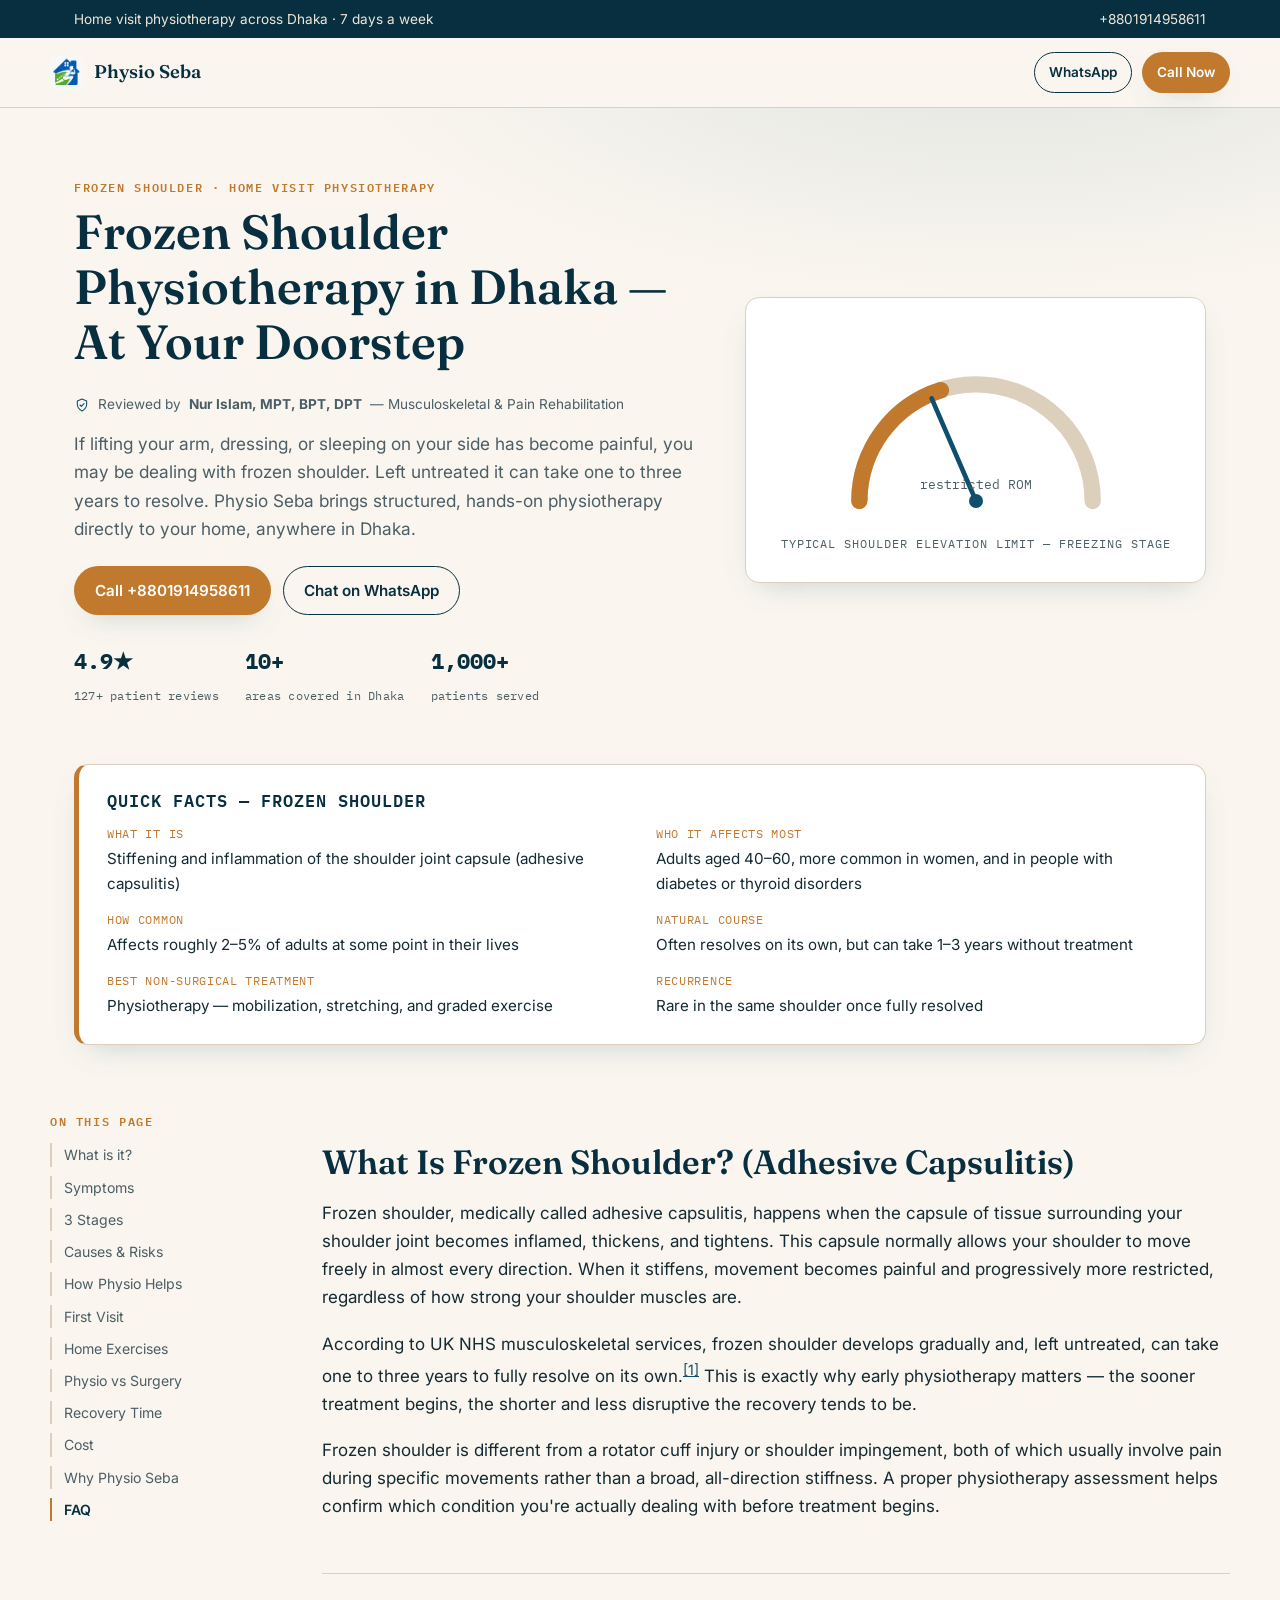
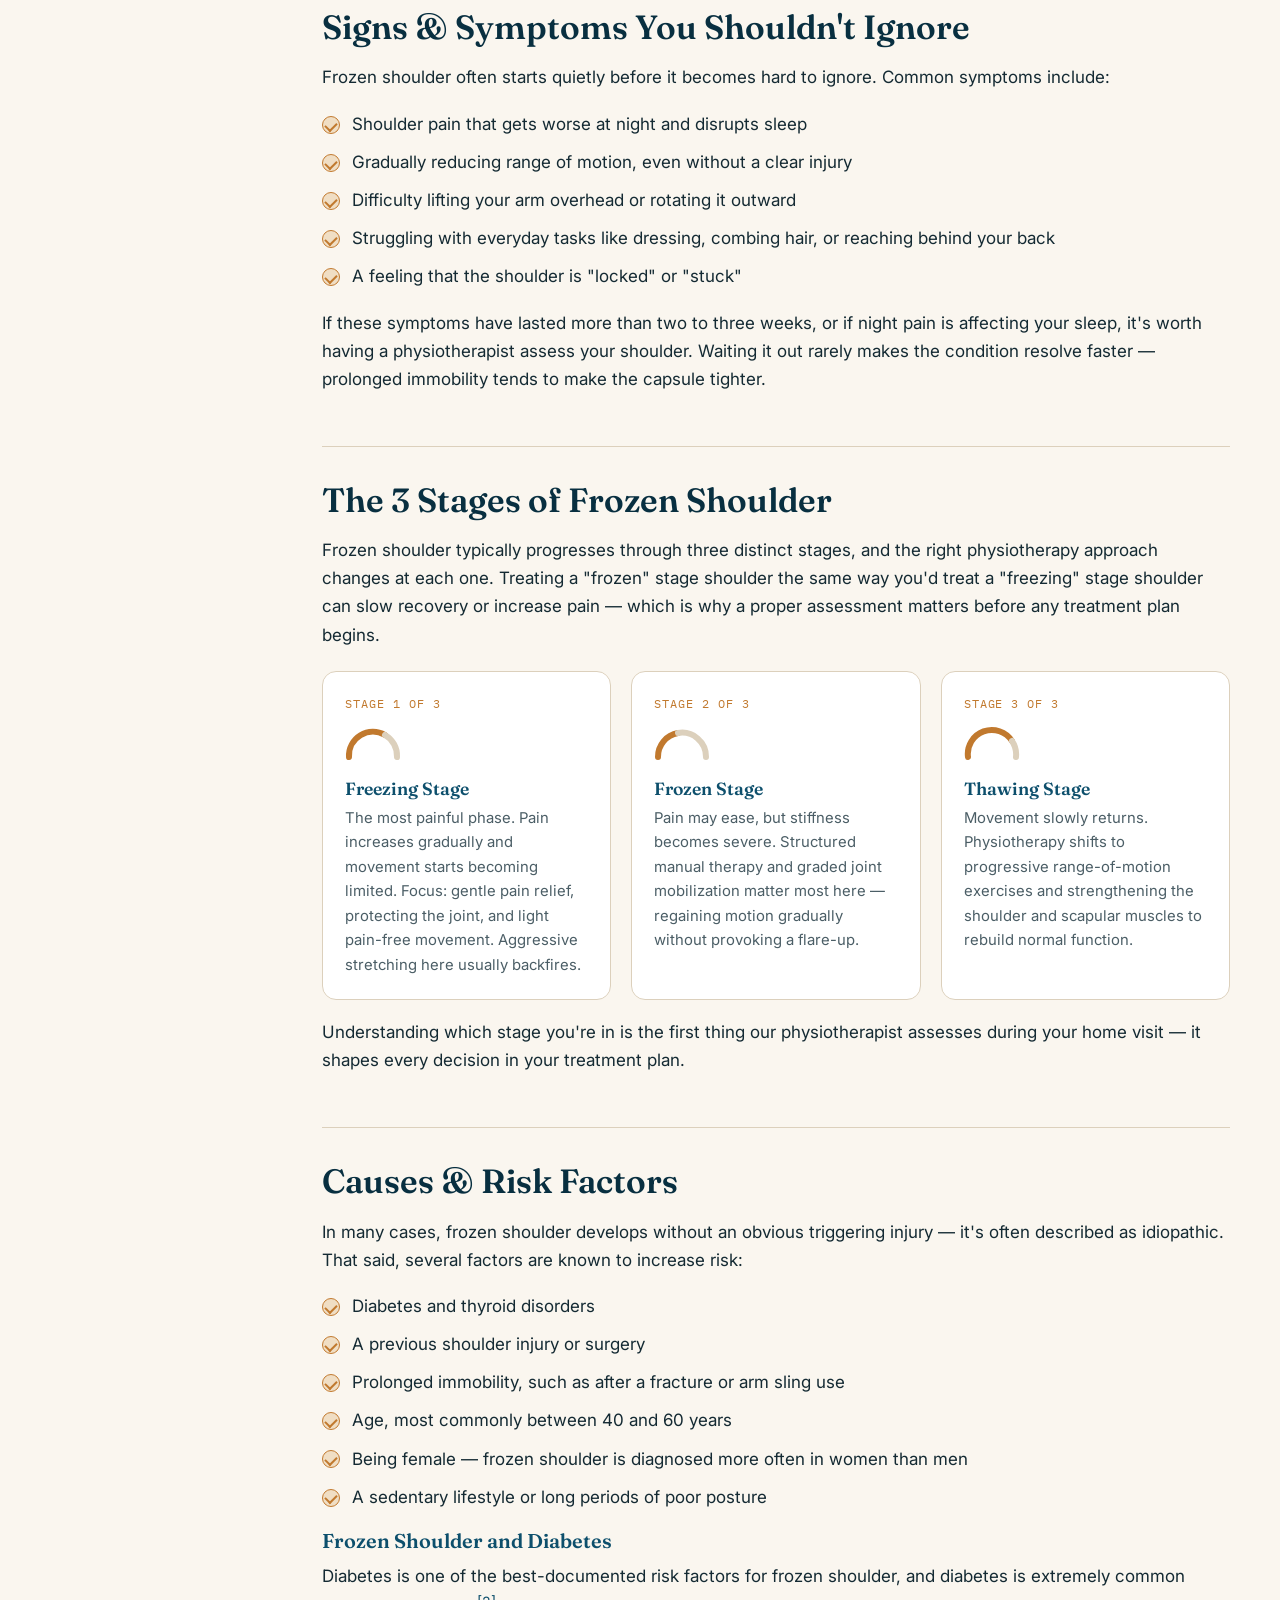
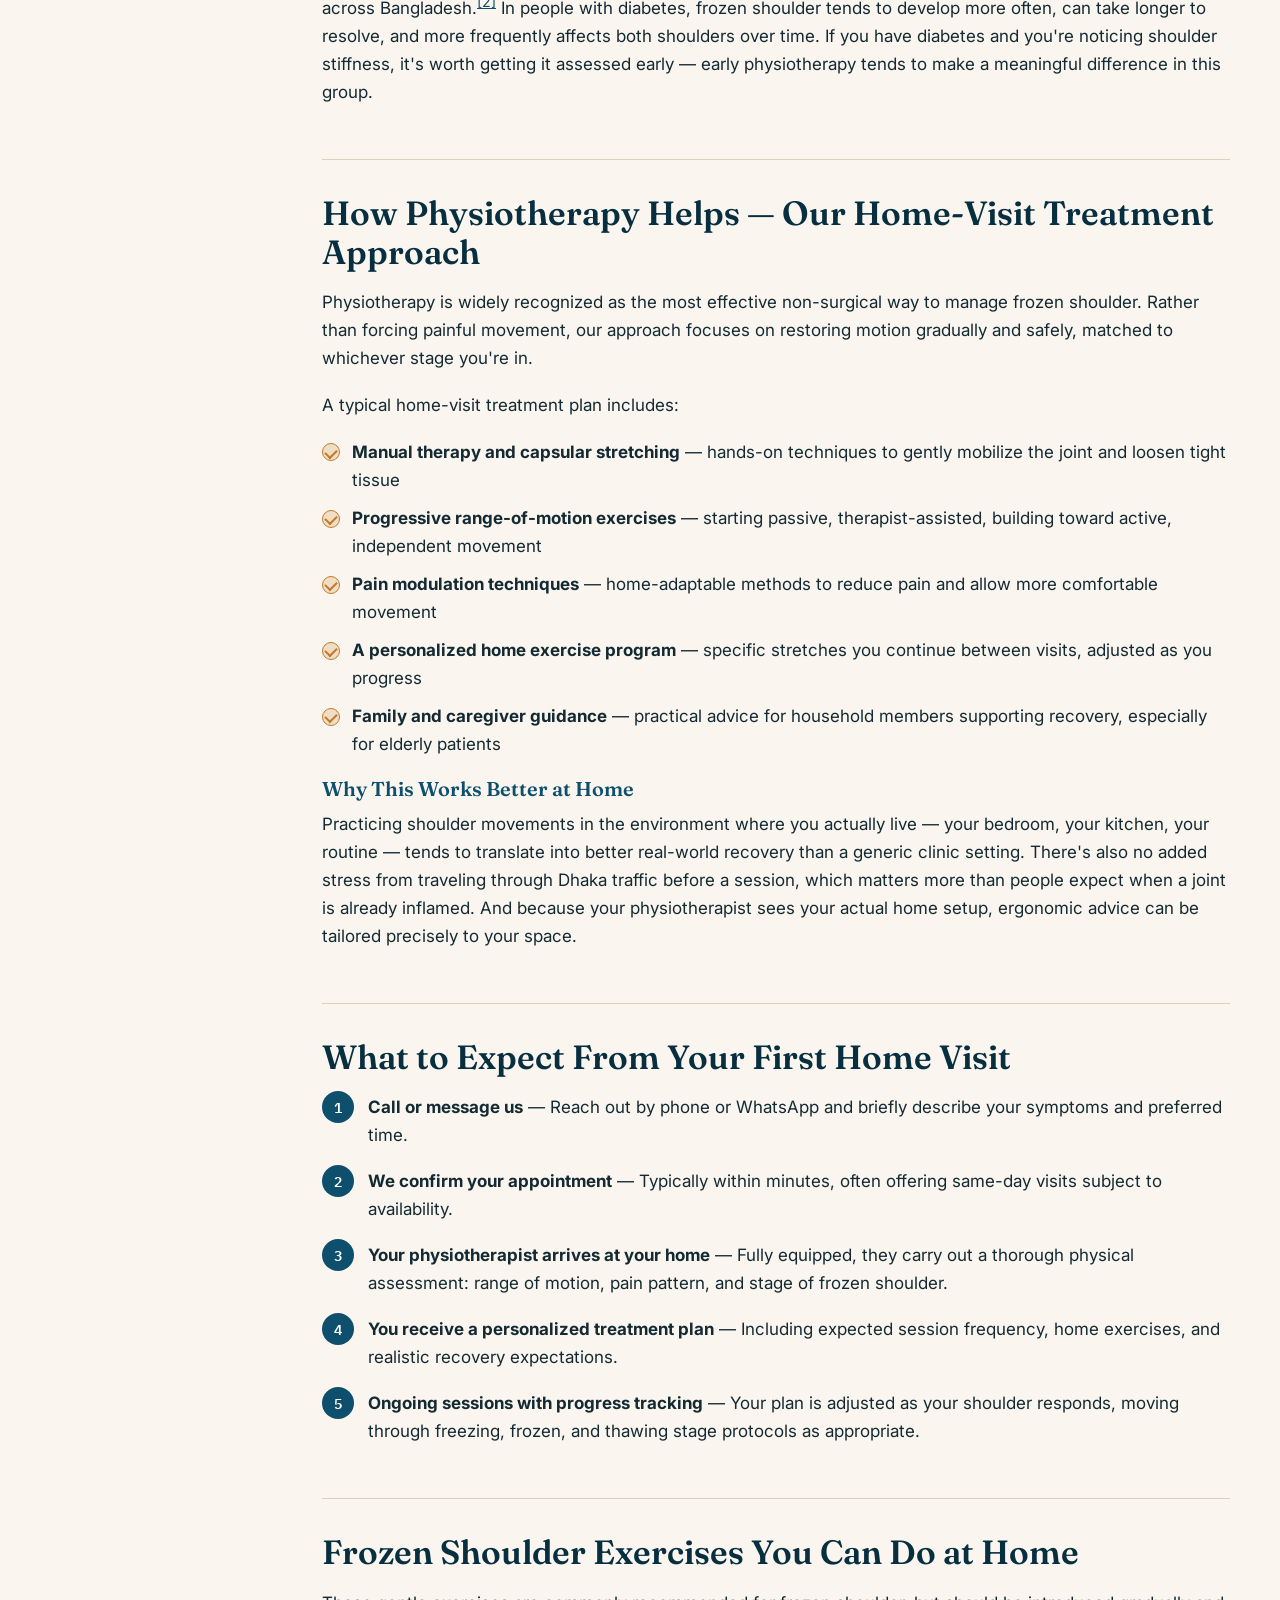
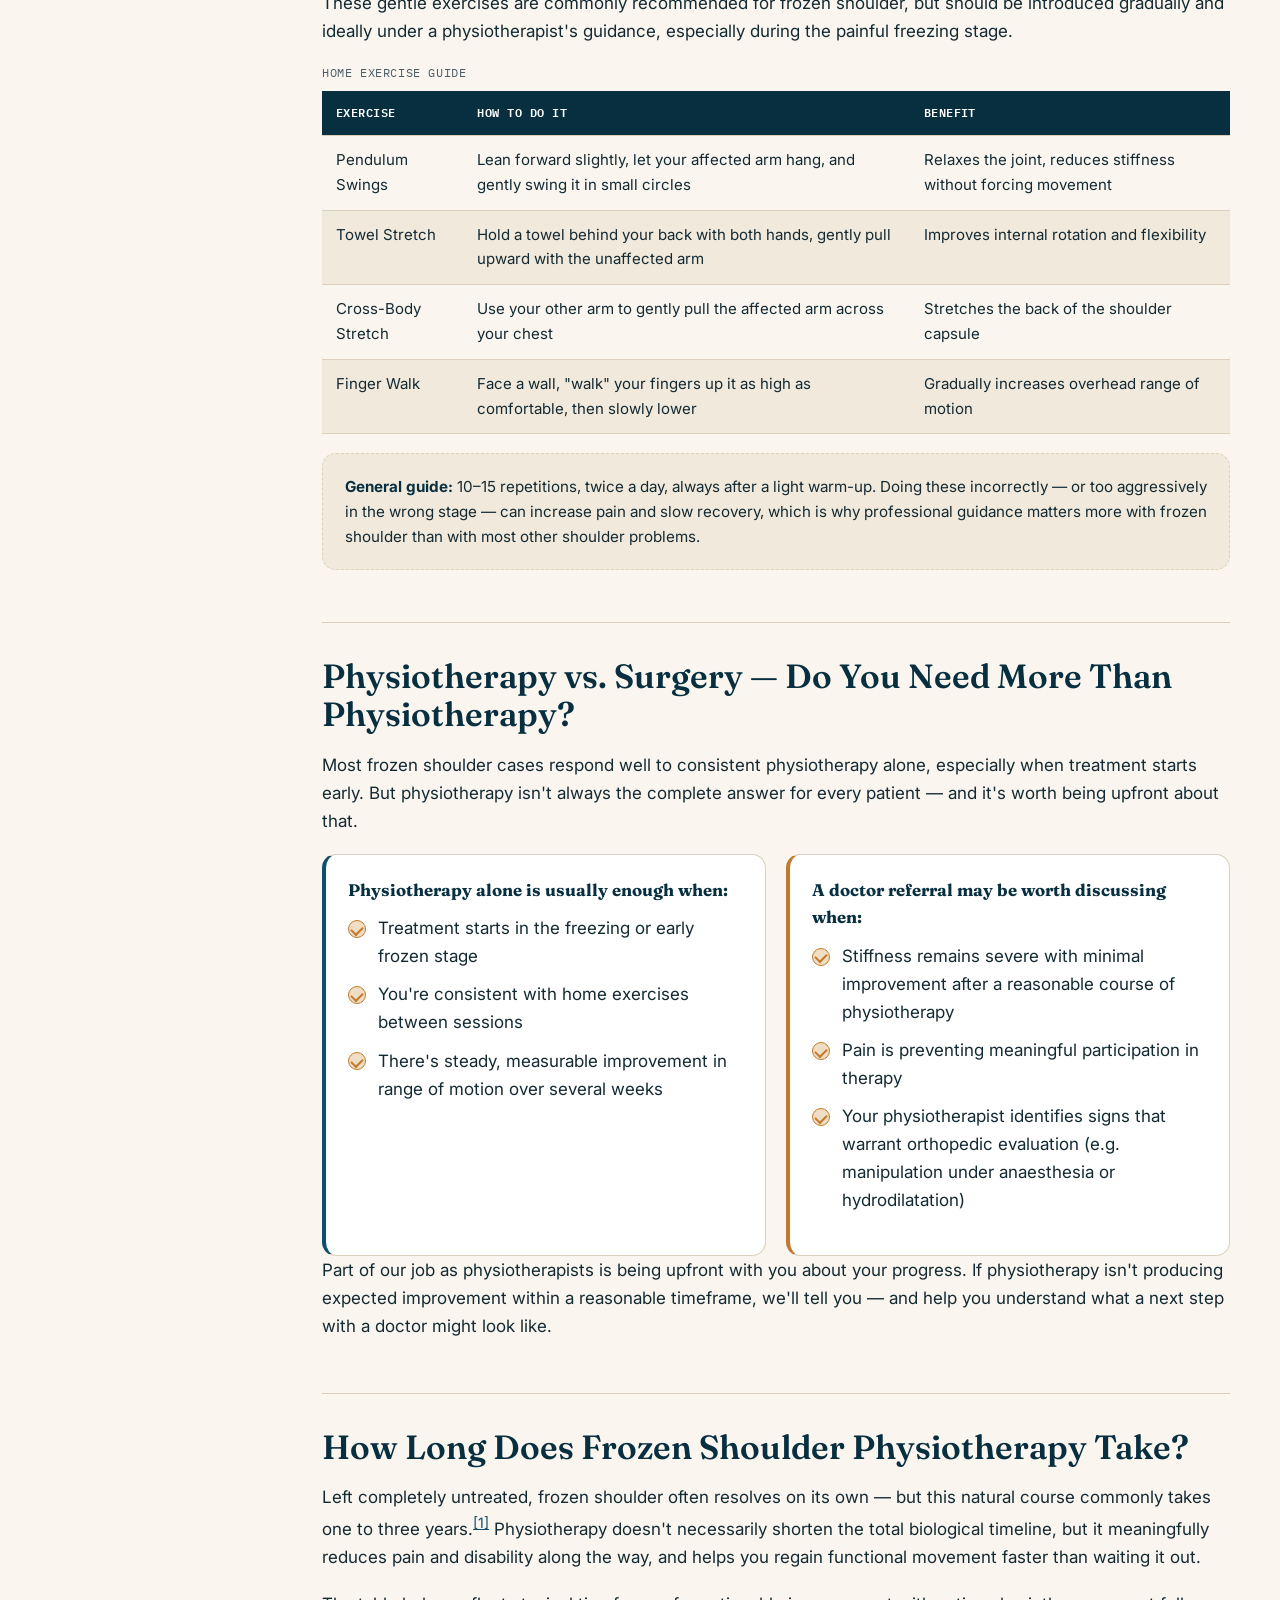
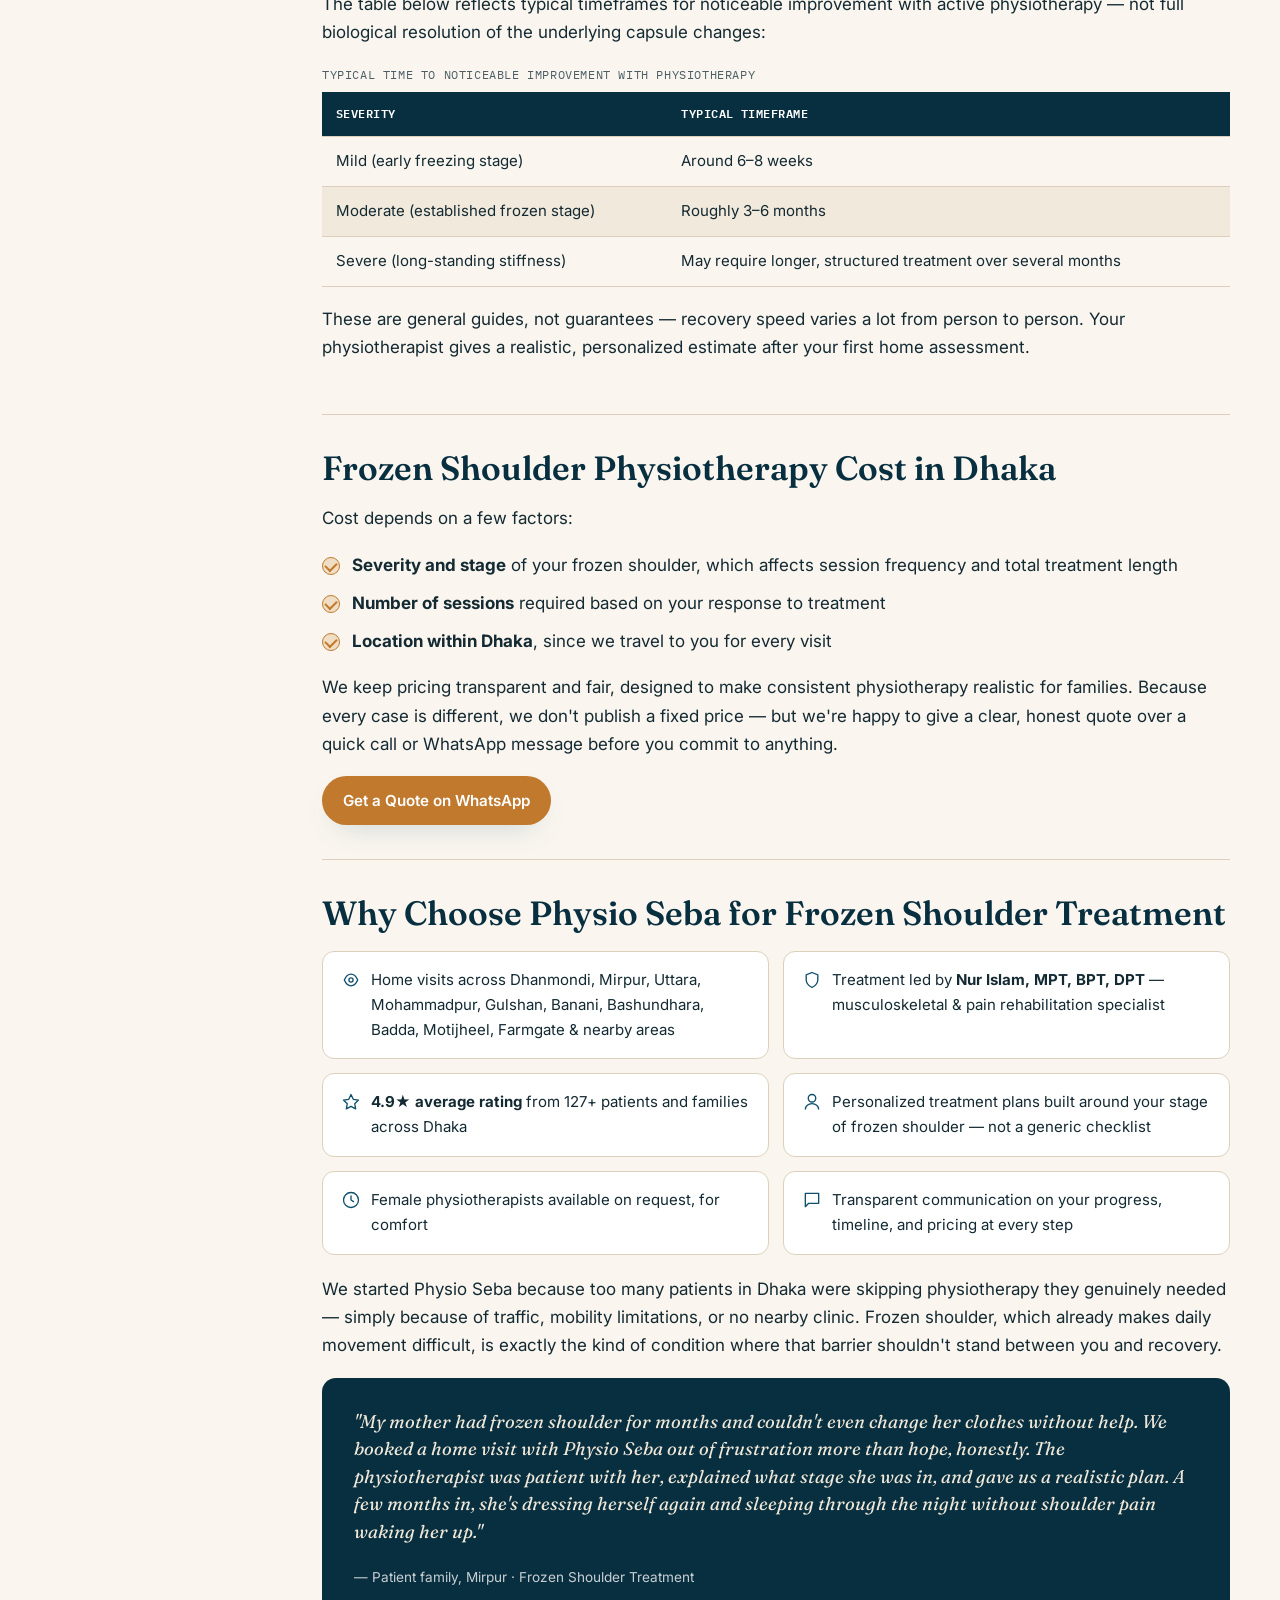
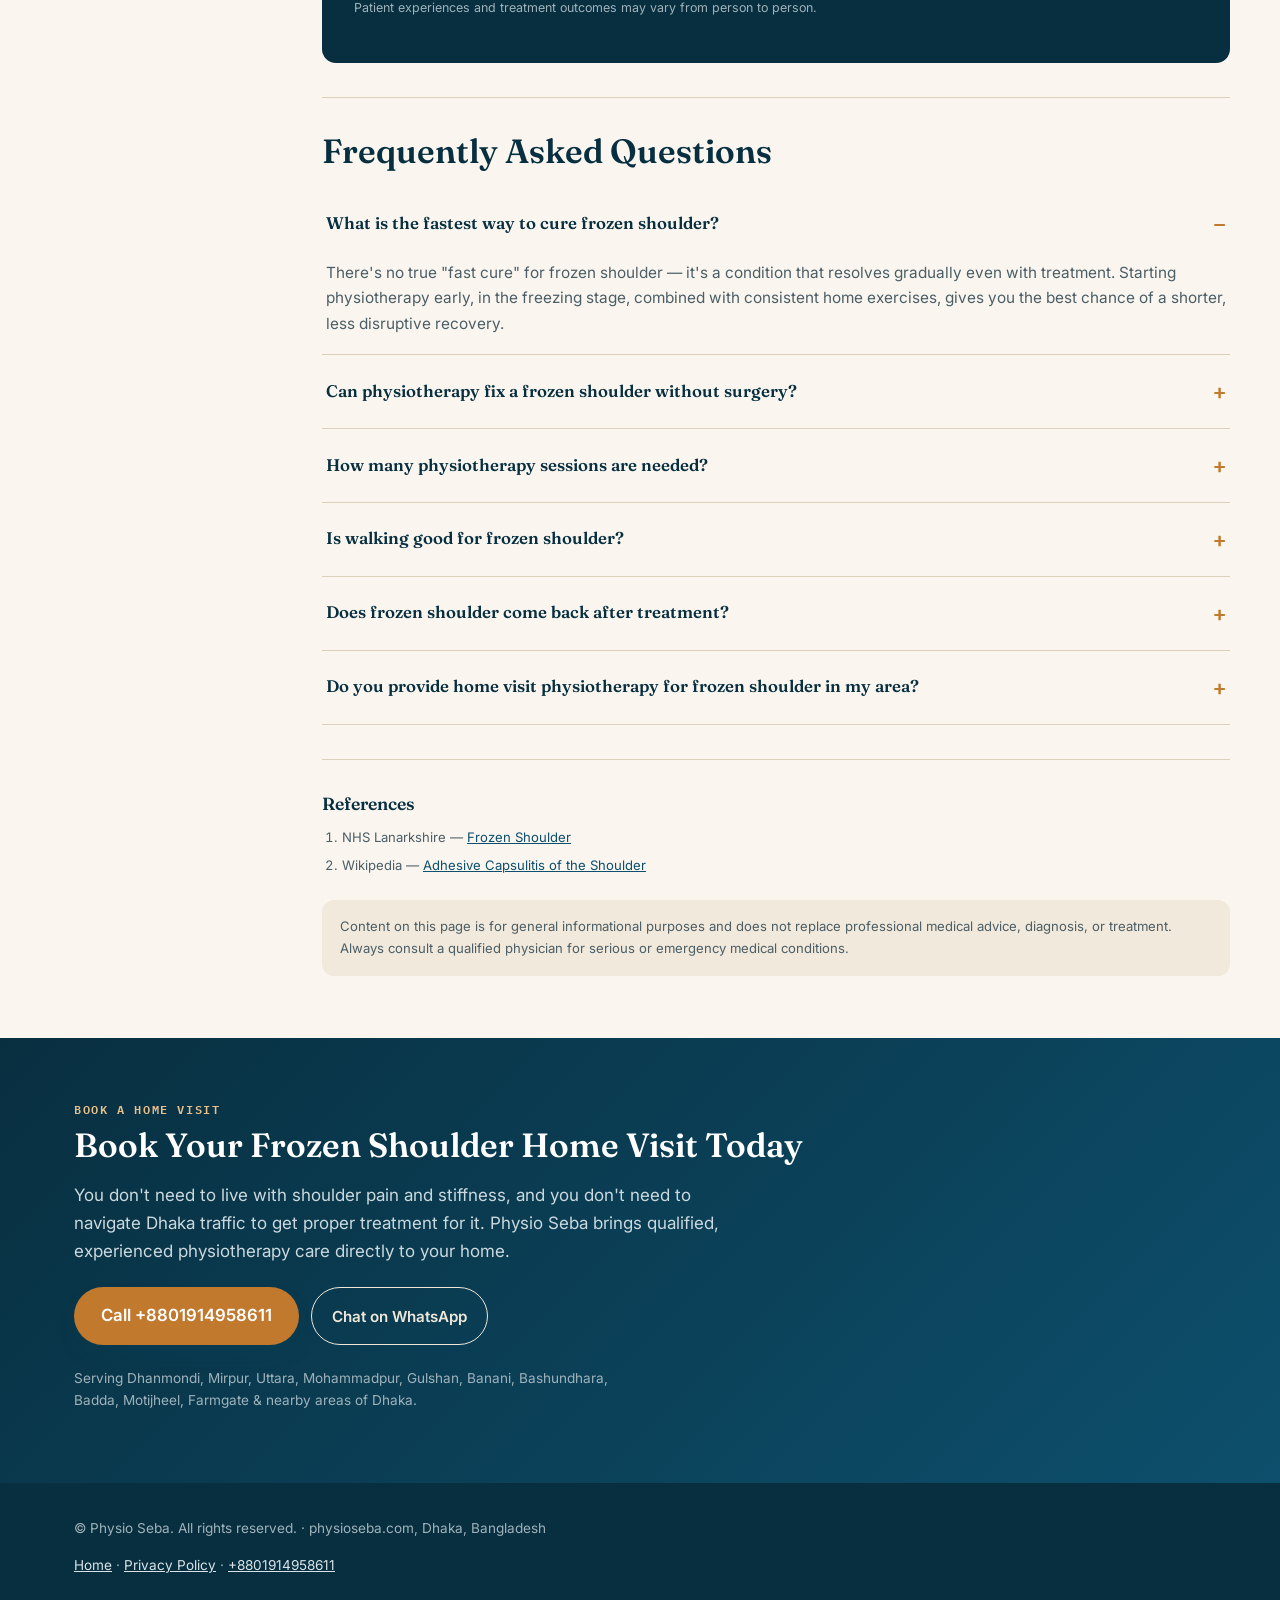
<file: frozen-shoulder-treatment-dhaka/index.html>
<!DOCTYPE html>
<html lang="en">
<head>
<meta charset="UTF-8">
<meta name="viewport" content="width=device-width, initial-scale=1.0, viewport-fit=cover">
<title>Frozen Shoulder Physiotherapy in Dhaka | Home Visit Treatment – Physio Seba</title>
<meta name="description" content="Struggling with frozen shoulder pain and stiffness? Get expert physiotherapy at your home in Dhaka. Qualified therapists, personalized plans. Call now.">
<link rel="canonical" href="https://physioseba.com/frozen-shoulder-treatment-dhaka/">
<meta name="robots" content="index, follow, max-image-preview:large">
<meta name="theme-color" content="#0D4F6C">

<!-- Open Graph -->
<meta property="og:site_name" content="Physio Seba">
<meta property="og:type" content="article">
<meta property="og:title" content="Frozen Shoulder Physiotherapy in Dhaka | Home Visit Treatment – Physio Seba">
<meta property="og:description" content="Struggling with frozen shoulder pain and stiffness? Get expert physiotherapy at your home in Dhaka. Qualified therapists, personalized plans.">
<meta property="og:url" content="https://physioseba.com/frozen-shoulder-treatment-dhaka/">
<!-- EDITOR: create/upload a dedicated OG image for this page (1200x630) and update the path below -->
<meta property="og:image" content="https://physioseba.com/assets/og-frozen-shoulder-dhaka.jpg">
<meta name="twitter:card" content="summary_large_image">

<link rel="icon" href="/assets/physio-seba-icon.png">

<link rel="preconnect" href="https://fonts.googleapis.com">
<link rel="preconnect" href="https://fonts.gstatic.com" crossorigin>
<link href="https://fonts.googleapis.com/css2?family=Fraunces:opsz,wght@9..144,500;9..144,600;9..144,700&family=Inter:wght@400;500;600;700&family=IBM+Plex+Mono:wght@500;600&display=swap" rel="stylesheet">

<style>
  :root{
    --bg:#FAF6EF;
    --bg-alt:#F1E9DB;
    --ink:#142A33;
    --ink-soft:#4B5E66;
    --primary:#0D4F6C;
    --primary-dark:#082F40;
    --accent:#C1792E;
    --accent-soft:#F0DEC4;
    --line:#DCD0BC;
    --white:#FFFFFF;
    --radius:14px;
    --max:1180px;
    --shadow:0 12px 30px -14px rgba(13,79,108,0.25);
  }

  *{box-sizing:border-box;}
  html{scroll-behavior:smooth;}
  @media (prefers-reduced-motion: reduce){
    html{scroll-behavior:auto;}
    *{animation-duration:0.001ms !important; transition-duration:0.001ms !important;}
  }

  body{
    margin:0;
    background:var(--bg);
    color:var(--ink);
    font-family:'Inter',system-ui,sans-serif;
    line-height:1.65;
    font-size:17px;
    -webkit-font-smoothing:antialiased;
  }

  h1,h2,h3{
    font-family:'Fraunces',Georgia,serif;
    color:var(--primary-dark);
    line-height:1.15;
    margin:0 0 0.5em;
    font-weight:600;
  }
  h1{font-size:clamp(2rem,4.5vw,3rem);}
  h2{font-size:clamp(1.5rem,3vw,2.1rem); margin-top:0;}
  h3{font-size:1.25rem; color:var(--primary);}

  p{margin:0 0 1.1em;}
  a{color:var(--primary);}
  a:focus-visible, button:focus-visible, summary:focus-visible{
    outline:3px solid var(--accent);
    outline-offset:2px;
  }

  .eyebrow{
    font-family:'IBM Plex Mono',monospace;
    font-size:0.72rem;
    letter-spacing:0.14em;
    text-transform:uppercase;
    color:var(--accent);
    font-weight:600;
    display:inline-block;
    margin-bottom:0.6em;
  }

  .wrap{max-width:var(--max); margin:0 auto; padding:0 24px;}

  /* ---------- Top utility bar ---------- */
  .topbar{
    background:var(--primary-dark);
    color:#EFE7D8;
    font-size:0.85rem;
  }
  .topbar .wrap{
    display:flex; justify-content:space-between; align-items:center;
    padding-top:8px; padding-bottom:8px; gap:12px; flex-wrap:wrap;
  }
  .topbar a{color:#EFE7D8; text-decoration:none;}
  .topbar a:hover{text-decoration:underline;}

  /* ---------- Header / nav ---------- */
  header.site{
    position:sticky; top:0; z-index:50;
    background:rgba(250,246,239,0.92);
    backdrop-filter:blur(8px);
    border-bottom:1px solid var(--line);
  }
  .nav{
    display:flex; align-items:center; justify-content:space-between;
    padding:14px 0;
  }
  .brand{
    display:flex; align-items:center; gap:10px;
    font-family:'Fraunces',serif; font-weight:600; font-size:1.15rem;
    color:var(--primary-dark); text-decoration:none;
  }
  .brand img{width:34px; height:34px; border-radius:8px;}
  .cta-group{display:flex; gap:10px; align-items:center;}

  .btn{
    display:inline-flex; align-items:center; gap:8px;
    padding:11px 20px;
    border-radius:999px;
    font-weight:600;
    font-size:0.95rem;
    text-decoration:none;
    border:1px solid transparent;
    cursor:pointer;
    transition:transform .15s ease, box-shadow .15s ease;
  }
  .btn:hover{transform:translateY(-1px);}
  .btn-primary{background:var(--accent); color:var(--white); box-shadow:var(--shadow);}
  .btn-primary:hover{background:#AD6A26;}
  .btn-ghost{background:transparent; color:var(--primary-dark); border-color:var(--primary-dark);}
  .btn-ghost:hover{background:var(--primary-dark); color:var(--white);}
  .btn-sm{padding:8px 14px; font-size:0.85rem;}

  /* ---------- Hero ---------- */
  .hero{
    padding:64px 0 56px;
    background:
      radial-gradient(1100px 420px at 78% -10%, rgba(13,79,108,0.10), transparent 60%),
      var(--bg);
  }
  .hero-grid{
    display:grid; grid-template-columns:1.15fr 0.85fr; gap:48px; align-items:center;
  }
  .reviewed-by{
    font-size:0.85rem; color:var(--ink-soft); margin-bottom:14px;
    display:flex; align-items:center; gap:8px;
  }
  .reviewed-by svg{flex:none;}
  .hero p.lead{font-size:1.08rem; color:var(--ink-soft);}
  .hero-actions{display:flex; gap:12px; flex-wrap:wrap; margin-top:22px;}
  .hero-stats{
    display:flex; gap:26px; margin-top:28px; flex-wrap:wrap;
  }
  .hero-stats .stat{font-family:'IBM Plex Mono',monospace;}
  .hero-stats .stat b{display:block; font-size:1.4rem; color:var(--primary-dark);}
  .hero-stats .stat span{font-size:0.78rem; color:var(--ink-soft); letter-spacing:0.02em;}

  /* Signature ROM gauge graphic */
  .gauge-card{
    background:var(--white); border:1px solid var(--line); border-radius:var(--radius);
    padding:28px; box-shadow:var(--shadow); text-align:center;
  }
  .gauge-card .cap{font-family:'IBM Plex Mono',monospace; font-size:0.75rem; letter-spacing:0.08em; color:var(--ink-soft); text-transform:uppercase; margin-top:14px;}
  .gauge-card svg{width:100%; height:auto; max-width:280px;}

  /* ---------- Quick facts box ---------- */
  .quickfacts{
    background:var(--white);
    border:1px solid var(--line);
    border-left:5px solid var(--accent);
    border-radius:var(--radius);
    padding:26px 28px;
    margin:0 0 8px;
    box-shadow:var(--shadow);
  }
  .quickfacts h2{font-size:1.05rem; font-family:'IBM Plex Mono',monospace; text-transform:uppercase; letter-spacing:0.06em; color:var(--primary-dark); margin-bottom:14px;}
  .quickfacts dl{
    display:grid; grid-template-columns:repeat(2,1fr); gap:14px 28px; margin:0;
  }
  .quickfacts dt{font-family:'IBM Plex Mono',monospace; font-size:0.72rem; text-transform:uppercase; letter-spacing:0.06em; color:var(--accent); margin-bottom:3px;}
  .quickfacts dd{margin:0; font-size:0.95rem;}

  /* ---------- Layout: TOC + content ---------- */
  main{background:var(--bg);}
  .content-shell{
    display:grid; grid-template-columns:220px minmax(0,1fr); gap:52px;
    padding:56px 0 20px;
    align-items:start;
  }
  nav.toc{
    position:sticky; top:96px;
    font-size:0.88rem;
  }
  nav.toc .eyebrow{margin-bottom:12px;}
  nav.toc ol{list-style:none; margin:0; padding:0; display:flex; flex-direction:column; gap:9px;}
  nav.toc a{
    color:var(--ink-soft); text-decoration:none; display:block;
    padding-left:12px; border-left:2px solid var(--line);
  }
  nav.toc a:hover, nav.toc a.active{
    color:var(--primary-dark); border-left-color:var(--accent); font-weight:600;
  }

  article section{
    padding:34px 0;
    border-bottom:1px solid var(--line);
    scroll-margin-top:96px;
  }
  article section:last-of-type{border-bottom:none;}

  ul.check, ol.steps{padding-left:0; list-style:none; margin:0 0 1.1em;}
  ul.check li{
    position:relative; padding-left:30px; margin-bottom:10px;
  }
  ul.check li::before{
    content:"";
    position:absolute; left:0; top:0.35em;
    width:16px; height:16px;
    border-radius:50%;
    background:var(--accent-soft);
    border:1px solid var(--accent);
  }
  ul.check li::after{
    content:"";
    position:absolute; left:5px; top:0.55em;
    width:6px; height:9px;
    border-right:2px solid var(--accent);
    border-bottom:2px solid var(--accent);
    transform:rotate(45deg);
  }

  ol.steps{counter-reset:step;}
  ol.steps li{
    counter-increment:step;
    position:relative; padding-left:46px; margin-bottom:18px;
  }
  ol.steps li::before{
    content:counter(step);
    position:absolute; left:0; top:-2px;
    width:32px; height:32px;
    background:var(--primary);
    color:var(--white);
    border-radius:50%;
    display:flex; align-items:center; justify-content:center;
    font-family:'IBM Plex Mono',monospace; font-weight:600; font-size:0.9rem;
  }

  /* Stage cards (real sequence -> numbering justified) */
  .stages{display:grid; grid-template-columns:repeat(3,1fr); gap:20px; margin-top:22px;}
  .stage-card{
    background:var(--white); border:1px solid var(--line); border-radius:var(--radius);
    padding:22px; position:relative;
  }
  .stage-card .num{
    font-family:'IBM Plex Mono',monospace; font-size:0.75rem; color:var(--accent);
    letter-spacing:0.08em; text-transform:uppercase; display:block; margin-bottom:8px;
  }
  .stage-card svg{margin-bottom:10px;}
  .stage-card h3{margin-bottom:6px; font-size:1.1rem;}
  .stage-card p{font-size:0.93rem; color:var(--ink-soft); margin-bottom:0;}

  table{width:100%; border-collapse:collapse; margin:0 0 1.2em; font-size:0.94rem;}
  caption{text-align:left; font-family:'IBM Plex Mono',monospace; font-size:0.75rem; color:var(--ink-soft); margin-bottom:8px; text-transform:uppercase; letter-spacing:0.05em;}
  th,td{text-align:left; padding:12px 14px; border-bottom:1px solid var(--line); vertical-align:top;}
  thead th{
    background:var(--primary-dark); color:var(--white);
    font-family:'IBM Plex Mono',monospace; font-size:0.75rem; text-transform:uppercase; letter-spacing:0.04em; font-weight:600;
  }
  tbody tr:nth-child(even){background:var(--bg-alt);}

  .callout{
    background:var(--bg-alt); border-radius:var(--radius); padding:20px 22px; margin:18px 0;
    border:1px dashed var(--line);
    font-size:0.95rem;
  }
  .callout strong{color:var(--primary-dark);}

  .two-col{display:grid; grid-template-columns:1fr 1fr; gap:20px;}
  .decision-card{
    background:var(--white); border:1px solid var(--line); border-radius:var(--radius); padding:22px;
  }
  .decision-card h4{margin:0 0 10px; font-family:'Fraunces',serif; font-size:1.05rem; color:var(--primary-dark);}
  .decision-card.warn{border-left:4px solid var(--accent);}
  .decision-card.ok{border-left:4px solid var(--primary);}

  /* Why choose grid */
  .why-grid{display:grid; grid-template-columns:1fr 1fr; gap:14px; margin-top:18px;}
  .why-item{
    background:var(--white); border:1px solid var(--line); border-radius:12px; padding:16px 18px;
    font-size:0.94rem; display:flex; gap:10px; align-items:flex-start;
  }
  .why-item svg{flex:none; margin-top:2px;}

  /* Testimonial */
  .testimonial{
    background:var(--primary-dark); color:#EFE7D8; border-radius:var(--radius);
    padding:30px 32px; margin-top:10px;
  }
  .testimonial p.quote{font-family:'Fraunces',serif; font-size:1.15rem; font-style:italic; line-height:1.5;}
  .testimonial cite{display:block; margin-top:14px; font-style:normal; font-size:0.85rem; color:#C8CFD3;}
  .testimonial .disclaimer{font-size:0.78rem; color:#9FB2BB; margin-top:10px;}

  /* FAQ accordion */
  .faq-item{border-bottom:1px solid var(--line);}
  .faq-item summary{
    cursor:pointer; list-style:none; padding:18px 4px;
    font-family:'Fraunces',serif; font-weight:600; color:var(--primary-dark);
    display:flex; justify-content:space-between; align-items:center; gap:16px;
    font-size:1.05rem;
  }
  .faq-item summary::-webkit-details-marker{display:none;}
  .faq-item summary::after{
    content:"+"; font-family:'IBM Plex Mono',monospace; font-size:1.4rem; color:var(--accent);
    flex:none; transition:transform .2s ease;
  }
  .faq-item[open] summary::after{content:"–";}
  .faq-item .a{padding:0 4px 18px; color:var(--ink-soft); font-size:0.96rem;}

  /* Final CTA band */
  .cta-band{
    background:linear-gradient(135deg,var(--primary-dark),var(--primary));
    color:#EFE7D8; padding:56px 0; margin-top:8px;
  }
  .cta-band h2{color:var(--white);}
  .cta-band p{color:#CBD9DE; max-width:60ch;}
  .cta-band .btn-primary{font-size:1.05rem; padding:14px 26px;}
  .cta-band .areas{font-size:0.85rem; color:#9FB2BB; margin-top:22px;}

  /* References */
  .references{font-size:0.82rem; color:var(--ink-soft);}
  .references ol{padding-left:20px;}
  .references li{margin-bottom:6px;}

  footer.site{
    background:var(--primary-dark); color:#9FB2BB; padding:34px 0; font-size:0.85rem;
  }
  footer.site a{color:#D8E3E7;}
  .disclaimer-box{
    font-size:0.82rem; color:var(--ink-soft); background:var(--bg-alt);
    border-radius:12px; padding:16px 18px; margin-top:24px;
  }

  /* Mobile sticky CTA bar */
  .mobile-cta{
    display:none;
    position:fixed; bottom:0; left:0; right:0; z-index:60;
    background:var(--white); border-top:1px solid var(--line);
    padding:10px 16px; gap:10px;
    box-shadow:0 -8px 20px -12px rgba(0,0,0,0.25);
  }
  .mobile-cta a{flex:1; justify-content:center; text-align:center;}

  @media (max-width:920px){
    .hero-grid{grid-template-columns:1fr;}
    .content-shell{grid-template-columns:1fr;}
    nav.toc{position:static; margin-bottom:12px;}
    nav.toc ol{flex-direction:row; flex-wrap:wrap; gap:8px 16px;}
    nav.toc a{border-left:none; border-bottom:2px solid var(--line); padding:0 0 4px;}
    .stages{grid-template-columns:1fr;}
    .quickfacts dl{grid-template-columns:1fr;}
    .two-col{grid-template-columns:1fr;}
    .why-grid{grid-template-columns:1fr;}
    .mobile-cta{display:flex;}
    body{padding-bottom:70px;}
    .topbar{display:none;}
  }
</style>
</head>
<body>

<!-- ============ Structured Data ============ -->
<script type="application/ld+json">
{
  "@context": "https://schema.org",
  "@graph": [
    {
      "@type": "MedicalBusiness",
      "@id": "https://physioseba.com/#organization",
      "name": "Physio Seba",
      "url": "https://physioseba.com/",
      "telephone": "+8801914958611",
      "image": "https://physioseba.com/assets/og-physio-seba-dhaka.jpg",
      "priceRange": "$$",
      "medicalSpecialty": "Physiotherapy",
      "areaServed": [
        {"@type":"Place","name":"Dhanmondi, Dhaka"},
        {"@type":"Place","name":"Mirpur, Dhaka"},
        {"@type":"Place","name":"Uttara, Dhaka"},
        {"@type":"Place","name":"Mohammadpur, Dhaka"},
        {"@type":"Place","name":"Gulshan, Dhaka"},
        {"@type":"Place","name":"Banani, Dhaka"},
        {"@type":"Place","name":"Bashundhara, Dhaka"},
        {"@type":"Place","name":"Badda, Dhaka"},
        {"@type":"Place","name":"Motijheel, Dhaka"},
        {"@type":"Place","name":"Farmgate, Dhaka"}
      ],
      "address": {
        "@type": "PostalAddress",
        "addressLocality": "Dhaka",
        "addressCountry": "BD"
      },
      "aggregateRating": {
        "@type": "AggregateRating",
        "ratingValue": "4.9",
        "reviewCount": "127"
      },
      "sameAs": [
        "https://www.facebook.com/physiosebabd"
      ]
    },
    {
      "@type": "Person",
      "@id": "https://physioseba.com/#nur-islam",
      "name": "Nur Islam",
      "jobTitle": "Physiotherapist — Musculoskeletal & Pain Rehabilitation",
      "hasCredential": "MPT, BPT, DPT",
      "worksFor": {"@id": "https://physioseba.com/#organization"}
    },
    {
      "@type": "MedicalWebPage",
      "@id": "https://physioseba.com/frozen-shoulder-treatment-dhaka/#webpage",
      "url": "https://physioseba.com/frozen-shoulder-treatment-dhaka/",
      "name": "Frozen Shoulder Physiotherapy in Dhaka | Home Visit Treatment",
      "description": "Struggling with frozen shoulder pain and stiffness? Get expert physiotherapy at your home in Dhaka. Qualified therapists, personalized plans.",
      "inLanguage": "en",
      "lastReviewed": "2026-07-31",
      "reviewedBy": {"@id": "https://physioseba.com/#nur-islam"},
      "about": {"@id": "https://physioseba.com/frozen-shoulder-treatment-dhaka/#condition"},
      "publisher": {"@id": "https://physioseba.com/#organization"},
      "breadcrumb": {"@id": "https://physioseba.com/frozen-shoulder-treatment-dhaka/#breadcrumb"}
    },
    {
      "@type": "MedicalCondition",
      "@id": "https://physioseba.com/frozen-shoulder-treatment-dhaka/#condition",
      "name": "Frozen Shoulder",
      "alternateName": "Adhesive Capsulitis",
      "associatedAnatomy": {
        "@type": "AnatomicalStructure",
        "name": "Glenohumeral joint (shoulder joint capsule)"
      },
      "signOrSymptom": [
        {"@type":"MedicalSymptom","name":"Shoulder pain, worse at night"},
        {"@type":"MedicalSymptom","name":"Progressive loss of shoulder range of motion"},
        {"@type":"MedicalSymptom","name":"Difficulty lifting or rotating the arm"}
      ],
      "riskFactor": [
        {"@type":"MedicalRiskFactor","name":"Diabetes"},
        {"@type":"MedicalRiskFactor","name":"Thyroid disorders"},
        {"@type":"MedicalRiskFactor","name":"Prior shoulder injury or surgery"},
        {"@type":"MedicalRiskFactor","name":"Prolonged shoulder immobilization"},
        {"@type":"MedicalRiskFactor","name":"Age 40–60"}
      ],
      "possibleTreatment": {
        "@type": "MedicalTherapy",
        "name": "Physiotherapy for Frozen Shoulder",
        "medicineSystem": "https://schema.org/WesternConventional"
      }
    },
    {
      "@type": "BreadcrumbList",
      "@id": "https://physioseba.com/frozen-shoulder-treatment-dhaka/#breadcrumb",
      "itemListElement": [
        {"@type":"ListItem","position":1,"name":"Home","item":"https://physioseba.com/"},
        {"@type":"ListItem","position":2,"name":"Services","item":"https://physioseba.com/#services"},
        {"@type":"ListItem","position":3,"name":"Frozen Shoulder Treatment","item":"https://physioseba.com/frozen-shoulder-treatment-dhaka/"}
      ]
    },
    {
      "@type": "FAQPage",
      "@id": "https://physioseba.com/frozen-shoulder-treatment-dhaka/#faq",
      "mainEntity": [
        {
          "@type": "Question",
          "name": "What is the fastest way to cure frozen shoulder?",
          "acceptedAnswer": {"@type":"Answer","text":"There's no true fast cure for frozen shoulder — it's a condition that resolves gradually even with treatment. Starting physiotherapy early, in the freezing stage, combined with consistent home exercises, gives you the best chance of a shorter, less disruptive recovery."}
        },
        {
          "@type": "Question",
          "name": "Can physiotherapy fix a frozen shoulder without surgery?",
          "acceptedAnswer": {"@type":"Answer","text":"Yes, physiotherapy is the most effective non-surgical treatment for frozen shoulder and resolves most cases without any need for surgery, especially when started early."}
        },
        {
          "@type": "Question",
          "name": "How many physiotherapy sessions are needed for frozen shoulder?",
          "acceptedAnswer": {"@type":"Answer","text":"This depends on the stage and severity. Mild cases may need fewer sessions over 6–8 weeks, while more severe or long-standing cases can require sessions over several months. A physiotherapist gives a personalized estimate after the first assessment."}
        },
        {
          "@type": "Question",
          "name": "Is walking good for frozen shoulder?",
          "acceptedAnswer": {"@type":"Answer","text":"Walking doesn't directly treat frozen shoulder since it doesn't move the shoulder joint, but staying generally active supports overall recovery. It's not a substitute for shoulder-specific physiotherapy exercises."}
        },
        {
          "@type": "Question",
          "name": "Does frozen shoulder come back after treatment?",
          "acceptedAnswer": {"@type":"Answer","text":"Recurrence in the same shoulder is rare once it has fully resolved. It can occasionally develop in the other shoulder later, particularly in people with diabetes."}
        },
        {
          "@type": "Question",
          "name": "Do you provide home visit physiotherapy for frozen shoulder in my area of Dhaka?",
          "acceptedAnswer": {"@type":"Answer","text":"Physio Seba currently serves Dhanmondi, Mirpur, Uttara, Mohammadpur, Gulshan, Banani, Bashundhara, Badda, Motijheel, Farmgate, and nearby areas across Dhaka, with coverage expanding regularly."}
        }
      ]
    }
  ]
}
</script>

<!-- ============ Top utility bar ============ -->
<div class="topbar">
  <div class="wrap">
    <span>Home visit physiotherapy across Dhaka · 7 days a week</span>
    <a href="tel:+8801914958611">+8801914958611</a>
  </div>
</div>

<!-- ============ Header ============ -->
<header class="site">
  <div class="wrap nav">
    <a class="brand" href="https://physioseba.com/">
      <img src="/assets/physio-seba-icon.png" alt="" width="34" height="34">
      Physio Seba
    </a>
    <div class="cta-group">
      <a class="btn btn-ghost btn-sm" href="https://wa.me/8801914958611">WhatsApp</a>
      <a class="btn btn-primary btn-sm" href="tel:+8801914958611">Call Now</a>
    </div>
  </div>
</header>

<main>

  <!-- ============ Hero ============ -->
  <section class="hero">
    <div class="wrap hero-grid">
      <div>
        <span class="eyebrow">Frozen Shoulder · Home Visit Physiotherapy</span>
        <h1>Frozen Shoulder Physiotherapy in Dhaka — At Your Doorstep</h1>
        <p class="reviewed-by">
          <svg width="16" height="16" viewBox="0 0 24 24" fill="none" aria-hidden="true"><path d="M9 12l2 2 4-4M12 21c-4-2-7-5.5-7-10V6l7-3 7 3v5c0 4.5-3 8-7 10z" stroke="#0D4F6C" stroke-width="1.6" stroke-linecap="round" stroke-linejoin="round"/></svg>
          Reviewed by <strong>Nur Islam, MPT, BPT, DPT</strong> — Musculoskeletal &amp; Pain Rehabilitation
        </p>
        <p class="lead">If lifting your arm, dressing, or sleeping on your side has become painful, you may be dealing with frozen shoulder. Left untreated it can take one to three years to resolve. Physio Seba brings structured, hands-on physiotherapy directly to your home, anywhere in Dhaka.</p>
        <div class="hero-actions">
          <a class="btn btn-primary" href="tel:+8801914958611">Call +8801914958611</a>
          <a class="btn btn-ghost" href="https://wa.me/8801914958611">Chat on WhatsApp</a>
        </div>
        <div class="hero-stats">
          <div class="stat"><b>4.9★</b><span>127+ patient reviews</span></div>
          <div class="stat"><b>10+</b><span>areas covered in Dhaka</span></div>
          <div class="stat"><b>1,000+</b><span>patients served</span></div>
        </div>
      </div>

      <div class="gauge-card">
        <!-- Signature element: range-of-motion gauge illustrating shoulder stiffness -->
        <svg viewBox="0 0 240 160" xmlns="http://www.w3.org/2000/svg" role="img" aria-label="Illustration of a shoulder range-of-motion gauge, showing restricted arm elevation typical of frozen shoulder">
          <path d="M20 150 A100 100 0 0 1 220 150" fill="none" stroke="#DCD0BC" stroke-width="14" stroke-linecap="round"/>
          <path d="M20 150 A100 100 0 0 1 90 55" fill="none" stroke="#C1792E" stroke-width="14" stroke-linecap="round"/>
          <circle cx="120" cy="150" r="6" fill="#0D4F6C"/>
          <line x1="120" y1="150" x2="82" y2="62" stroke="#0D4F6C" stroke-width="4" stroke-linecap="round"/>
          <text x="120" y="140" text-anchor="middle" font-family="IBM Plex Mono, monospace" font-size="11" fill="#4B5E66">restricted ROM</text>
        </svg>
        <div class="cap">Typical shoulder elevation limit — freezing stage</div>
      </div>
    </div>
  </section>

  <div class="wrap">
    <div class="quickfacts">
      <h2>Quick Facts — Frozen Shoulder</h2>
      <dl>
        <div><dt>What it is</dt><dd>Stiffening and inflammation of the shoulder joint capsule (adhesive capsulitis)</dd></div>
        <div><dt>Who it affects most</dt><dd>Adults aged 40–60, more common in women, and in people with diabetes or thyroid disorders</dd></div>
        <div><dt>How common</dt><dd>Affects roughly 2–5% of adults at some point in their lives</dd></div>
        <div><dt>Natural course</dt><dd>Often resolves on its own, but can take 1–3 years without treatment</dd></div>
        <div><dt>Best non-surgical treatment</dt><dd>Physiotherapy — mobilization, stretching, and graded exercise</dd></div>
        <div><dt>Recurrence</dt><dd>Rare in the same shoulder once fully resolved</dd></div>
      </dl>
    </div>
  </div>

  <!-- ============ Content shell: TOC + Article ============ -->
  <div class="wrap content-shell">
    <nav class="toc" aria-label="On this page">
      <span class="eyebrow">On this page</span>
      <ol>
        <li><a href="#what-is-it">What is it?</a></li>
        <li><a href="#symptoms">Symptoms</a></li>
        <li><a href="#stages">3 Stages</a></li>
        <li><a href="#causes">Causes &amp; Risks</a></li>
        <li><a href="#treatment">How Physio Helps</a></li>
        <li><a href="#first-visit">First Visit</a></li>
        <li><a href="#exercises">Home Exercises</a></li>
        <li><a href="#surgery">Physio vs Surgery</a></li>
        <li><a href="#duration">Recovery Time</a></li>
        <li><a href="#cost">Cost</a></li>
        <li><a href="#why-us">Why Physio Seba</a></li>
        <li><a href="#faq">FAQ</a></li>
      </ol>
    </nav>

    <article>

      <section id="what-is-it">
        <h2>What Is Frozen Shoulder? (Adhesive Capsulitis)</h2>
        <p>Frozen shoulder, medically called adhesive capsulitis, happens when the capsule of tissue surrounding your shoulder joint becomes inflamed, thickens, and tightens. This capsule normally allows your shoulder to move freely in almost every direction. When it stiffens, movement becomes painful and progressively more restricted, regardless of how strong your shoulder muscles are.</p>
        <p>According to UK NHS musculoskeletal services, frozen shoulder develops gradually and, left untreated, can take one to three years to fully resolve on its own.<sup><a href="#ref-1">[1]</a></sup> This is exactly why early physiotherapy matters — the sooner treatment begins, the shorter and less disruptive the recovery tends to be.</p>
        <p>Frozen shoulder is different from a rotator cuff injury or shoulder impingement, both of which usually involve pain during specific movements rather than a broad, all-direction stiffness. A proper physiotherapy assessment helps confirm which condition you're actually dealing with before treatment begins.</p>
      </section>

      <section id="symptoms">
        <h2>Signs &amp; Symptoms You Shouldn't Ignore</h2>
        <p>Frozen shoulder often starts quietly before it becomes hard to ignore. Common symptoms include:</p>
        <ul class="check">
          <li>Shoulder pain that gets worse at night and disrupts sleep</li>
          <li>Gradually reducing range of motion, even without a clear injury</li>
          <li>Difficulty lifting your arm overhead or rotating it outward</li>
          <li>Struggling with everyday tasks like dressing, combing hair, or reaching behind your back</li>
          <li>A feeling that the shoulder is "locked" or "stuck"</li>
        </ul>
        <p>If these symptoms have lasted more than two to three weeks, or if night pain is affecting your sleep, it's worth having a physiotherapist assess your shoulder. Waiting it out rarely makes the condition resolve faster — prolonged immobility tends to make the capsule tighter.</p>
      </section>

      <section id="stages">
        <h2>The 3 Stages of Frozen Shoulder</h2>
        <p>Frozen shoulder typically progresses through three distinct stages, and the right physiotherapy approach changes at each one. Treating a "frozen" stage shoulder the same way you'd treat a "freezing" stage shoulder can slow recovery or increase pain — which is why a proper assessment matters before any treatment plan begins.</p>

        <div class="stages">
          <div class="stage-card">
            <span class="num">Stage 1 of 3</span>
            <svg width="56" height="40" viewBox="0 0 56 40" aria-hidden="true"><path d="M4 36 A24 24 0 0 1 40 14" fill="none" stroke="#C1792E" stroke-width="6" stroke-linecap="round"/><path d="M40 14 A24 24 0 0 1 52 36" fill="none" stroke="#DCD0BC" stroke-width="6" stroke-linecap="round"/></svg>
            <h3>Freezing Stage</h3>
            <p>The most painful phase. Pain increases gradually and movement starts becoming limited. Focus: gentle pain relief, protecting the joint, and light pain-free movement. Aggressive stretching here usually backfires.</p>
          </div>
          <div class="stage-card">
            <span class="num">Stage 2 of 3</span>
            <svg width="56" height="40" viewBox="0 0 56 40" aria-hidden="true"><path d="M4 36 A24 24 0 0 1 24 12" fill="none" stroke="#C1792E" stroke-width="6" stroke-linecap="round"/><path d="M24 12 A24 24 0 0 1 52 36" fill="none" stroke="#DCD0BC" stroke-width="6" stroke-linecap="round"/></svg>
            <h3>Frozen Stage</h3>
            <p>Pain may ease, but stiffness becomes severe. Structured manual therapy and graded joint mobilization matter most here — regaining motion gradually without provoking a flare-up.</p>
          </div>
          <div class="stage-card">
            <span class="num">Stage 3 of 3</span>
            <svg width="56" height="40" viewBox="0 0 56 40" aria-hidden="true"><path d="M4 36 A24 24 0 0 1 48 20" fill="none" stroke="#C1792E" stroke-width="6" stroke-linecap="round"/><path d="M48 20 A24 24 0 0 1 52 36" fill="none" stroke="#DCD0BC" stroke-width="6" stroke-linecap="round"/></svg>
            <h3>Thawing Stage</h3>
            <p>Movement slowly returns. Physiotherapy shifts to progressive range-of-motion exercises and strengthening the shoulder and scapular muscles to rebuild normal function.</p>
          </div>
        </div>
        <p style="margin-top:18px;">Understanding which stage you're in is the first thing our physiotherapist assesses during your home visit — it shapes every decision in your treatment plan.</p>
      </section>

      <section id="causes">
        <h2>Causes &amp; Risk Factors</h2>
        <p>In many cases, frozen shoulder develops without an obvious triggering injury — it's often described as idiopathic. That said, several factors are known to increase risk:</p>
        <ul class="check">
          <li>Diabetes and thyroid disorders</li>
          <li>A previous shoulder injury or surgery</li>
          <li>Prolonged immobility, such as after a fracture or arm sling use</li>
          <li>Age, most commonly between 40 and 60 years</li>
          <li>Being female — frozen shoulder is diagnosed more often in women than men</li>
          <li>A sedentary lifestyle or long periods of poor posture</li>
        </ul>

        <h3>Frozen Shoulder and Diabetes</h3>
        <p>Diabetes is one of the best-documented risk factors for frozen shoulder, and diabetes is extremely common across Bangladesh.<sup><a href="#ref-2">[2]</a></sup> In people with diabetes, frozen shoulder tends to develop more often, can take longer to resolve, and more frequently affects both shoulders over time. If you have diabetes and you're noticing shoulder stiffness, it's worth getting it assessed early — early physiotherapy tends to make a meaningful difference in this group.</p>
      </section>

      <section id="treatment">
        <h2>How Physiotherapy Helps — Our Home-Visit Treatment Approach</h2>
        <p>Physiotherapy is widely recognized as the most effective non-surgical way to manage frozen shoulder. Rather than forcing painful movement, our approach focuses on restoring motion gradually and safely, matched to whichever stage you're in.</p>
        <p>A typical home-visit treatment plan includes:</p>
        <ul class="check">
          <li><strong>Manual therapy and capsular stretching</strong> — hands-on techniques to gently mobilize the joint and loosen tight tissue</li>
          <li><strong>Progressive range-of-motion exercises</strong> — starting passive, therapist-assisted, building toward active, independent movement</li>
          <li><strong>Pain modulation techniques</strong> — home-adaptable methods to reduce pain and allow more comfortable movement</li>
          <li><strong>A personalized home exercise program</strong> — specific stretches you continue between visits, adjusted as you progress</li>
          <li><strong>Family and caregiver guidance</strong> — practical advice for household members supporting recovery, especially for elderly patients</li>
        </ul>

        <h3>Why This Works Better at Home</h3>
        <p>Practicing shoulder movements in the environment where you actually live — your bedroom, your kitchen, your routine — tends to translate into better real-world recovery than a generic clinic setting. There's also no added stress from traveling through Dhaka traffic before a session, which matters more than people expect when a joint is already inflamed. And because your physiotherapist sees your actual home setup, ergonomic advice can be tailored precisely to your space.</p>
      </section>

      <section id="first-visit">
        <h2>What to Expect From Your First Home Visit</h2>
        <ol class="steps">
          <li><strong>Call or message us</strong> — Reach out by phone or WhatsApp and briefly describe your symptoms and preferred time.</li>
          <li><strong>We confirm your appointment</strong> — Typically within minutes, often offering same-day visits subject to availability.</li>
          <li><strong>Your physiotherapist arrives at your home</strong> — Fully equipped, they carry out a thorough physical assessment: range of motion, pain pattern, and stage of frozen shoulder.</li>
          <li><strong>You receive a personalized treatment plan</strong> — Including expected session frequency, home exercises, and realistic recovery expectations.</li>
          <li><strong>Ongoing sessions with progress tracking</strong> — Your plan is adjusted as your shoulder responds, moving through freezing, frozen, and thawing stage protocols as appropriate.</li>
        </ol>
      </section>

      <section id="exercises">
        <h2>Frozen Shoulder Exercises You Can Do at Home</h2>
        <p>These gentle exercises are commonly recommended for frozen shoulder, but should be introduced gradually and ideally under a physiotherapist's guidance, especially during the painful freezing stage.</p>
        <table>
          <caption>Home exercise guide</caption>
          <thead>
            <tr><th scope="col">Exercise</th><th scope="col">How to Do It</th><th scope="col">Benefit</th></tr>
          </thead>
          <tbody>
            <tr><td>Pendulum Swings</td><td>Lean forward slightly, let your affected arm hang, and gently swing it in small circles</td><td>Relaxes the joint, reduces stiffness without forcing movement</td></tr>
            <tr><td>Towel Stretch</td><td>Hold a towel behind your back with both hands, gently pull upward with the unaffected arm</td><td>Improves internal rotation and flexibility</td></tr>
            <tr><td>Cross-Body Stretch</td><td>Use your other arm to gently pull the affected arm across your chest</td><td>Stretches the back of the shoulder capsule</td></tr>
            <tr><td>Finger Walk</td><td>Face a wall, "walk" your fingers up it as high as comfortable, then slowly lower</td><td>Gradually increases overhead range of motion</td></tr>
          </tbody>
        </table>
        <div class="callout"><strong>General guide:</strong> 10–15 repetitions, twice a day, always after a light warm-up. Doing these incorrectly — or too aggressively in the wrong stage — can increase pain and slow recovery, which is why professional guidance matters more with frozen shoulder than with most other shoulder problems.</div>
      </section>

      <section id="surgery">
        <h2>Physiotherapy vs. Surgery — Do You Need More Than Physiotherapy?</h2>
        <p>Most frozen shoulder cases respond well to consistent physiotherapy alone, especially when treatment starts early. But physiotherapy isn't always the complete answer for every patient — and it's worth being upfront about that.</p>
        <div class="two-col">
          <div class="decision-card ok">
            <h4>Physiotherapy alone is usually enough when:</h4>
            <ul class="check">
              <li>Treatment starts in the freezing or early frozen stage</li>
              <li>You're consistent with home exercises between sessions</li>
              <li>There's steady, measurable improvement in range of motion over several weeks</li>
            </ul>
          </div>
          <div class="decision-card warn">
            <h4>A doctor referral may be worth discussing when:</h4>
            <ul class="check">
              <li>Stiffness remains severe with minimal improvement after a reasonable course of physiotherapy</li>
              <li>Pain is preventing meaningful participation in therapy</li>
              <li>Your physiotherapist identifies signs that warrant orthopedic evaluation (e.g. manipulation under anaesthesia or hydrodilatation)</li>
            </ul>
          </div>
        </div>
        <p>Part of our job as physiotherapists is being upfront with you about your progress. If physiotherapy isn't producing expected improvement within a reasonable timeframe, we'll tell you — and help you understand what a next step with a doctor might look like.</p>
      </section>

      <section id="duration">
        <h2>How Long Does Frozen Shoulder Physiotherapy Take?</h2>
        <p>Left completely untreated, frozen shoulder often resolves on its own — but this natural course commonly takes one to three years.<sup><a href="#ref-1">[1]</a></sup> Physiotherapy doesn't necessarily shorten the total biological timeline, but it meaningfully reduces pain and disability along the way, and helps you regain functional movement faster than waiting it out.</p>
        <p>The table below reflects typical timeframes for noticeable improvement with active physiotherapy — not full biological resolution of the underlying capsule changes:</p>
        <table>
          <caption>Typical time to noticeable improvement with physiotherapy</caption>
          <thead><tr><th scope="col">Severity</th><th scope="col">Typical Timeframe</th></tr></thead>
          <tbody>
            <tr><td>Mild (early freezing stage)</td><td>Around 6–8 weeks</td></tr>
            <tr><td>Moderate (established frozen stage)</td><td>Roughly 3–6 months</td></tr>
            <tr><td>Severe (long-standing stiffness)</td><td>May require longer, structured treatment over several months</td></tr>
          </tbody>
        </table>
        <p>These are general guides, not guarantees — recovery speed varies a lot from person to person. Your physiotherapist gives a realistic, personalized estimate after your first home assessment.</p>
      </section>

      <section id="cost">
        <h2>Frozen Shoulder Physiotherapy Cost in Dhaka</h2>
        <p>Cost depends on a few factors:</p>
        <ul class="check">
          <li><strong>Severity and stage</strong> of your frozen shoulder, which affects session frequency and total treatment length</li>
          <li><strong>Number of sessions</strong> required based on your response to treatment</li>
          <li><strong>Location within Dhaka</strong>, since we travel to you for every visit</li>
        </ul>
        <p>We keep pricing transparent and fair, designed to make consistent physiotherapy realistic for families. Because every case is different, we don't publish a fixed price — but we're happy to give a clear, honest quote over a quick call or WhatsApp message before you commit to anything.</p>
        <a class="btn btn-primary" href="https://wa.me/8801914958611">Get a Quote on WhatsApp</a>
      </section>

      <section id="why-us">
        <h2>Why Choose Physio Seba for Frozen Shoulder Treatment</h2>
        <div class="why-grid">
          <div class="why-item"><svg width="20" height="20" viewBox="0 0 24 24" fill="none" aria-hidden="true"><path d="M4 12s3-7 8-7 8 7 8 7-3 7-8 7-8-7-8-7z" stroke="#0D4F6C" stroke-width="1.6"/><circle cx="12" cy="12" r="2.5" stroke="#0D4F6C" stroke-width="1.6"/></svg><span>Home visits across Dhanmondi, Mirpur, Uttara, Mohammadpur, Gulshan, Banani, Bashundhara, Badda, Motijheel, Farmgate &amp; nearby areas</span></div>
          <div class="why-item"><svg width="20" height="20" viewBox="0 0 24 24" fill="none" aria-hidden="true"><path d="M12 3l7 3v5c0 4.5-3 8-7 10-4-2-7-5.5-7-10V6l7-3z" stroke="#0D4F6C" stroke-width="1.6"/></svg><span>Treatment led by <strong>Nur Islam, MPT, BPT, DPT</strong> — musculoskeletal &amp; pain rehabilitation specialist</span></div>
          <div class="why-item"><svg width="20" height="20" viewBox="0 0 24 24" fill="none" aria-hidden="true"><path d="M12 17.3l-5.6 3 1.1-6.2L3 9.7l6.3-.9L12 3l2.7 5.8 6.3.9-4.5 4.4 1.1 6.2z" stroke="#0D4F6C" stroke-width="1.6" stroke-linejoin="round"/></svg><span><strong>4.9★ average rating</strong> from 127+ patients and families across Dhaka</span></div>
          <div class="why-item"><svg width="20" height="20" viewBox="0 0 24 24" fill="none" aria-hidden="true"><path d="M12 12c2.5 0 4.5-2 4.5-4.5S14.5 3 12 3 7.5 5 7.5 7.5 9.5 12 12 12zM4 21c0-4 3.5-7 8-7s8 3 8 7" stroke="#0D4F6C" stroke-width="1.6"/></svg><span>Personalized treatment plans built around your stage of frozen shoulder — not a generic checklist</span></div>
          <div class="why-item"><svg width="20" height="20" viewBox="0 0 24 24" fill="none" aria-hidden="true"><circle cx="12" cy="12" r="9" stroke="#0D4F6C" stroke-width="1.6"/><path d="M12 7v5l3 2" stroke="#0D4F6C" stroke-width="1.6" stroke-linecap="round"/></svg><span>Female physiotherapists available on request, for comfort</span></div>
          <div class="why-item"><svg width="20" height="20" viewBox="0 0 24 24" fill="none" aria-hidden="true"><path d="M4 4h16v12H8l-4 4V4z" stroke="#0D4F6C" stroke-width="1.6" stroke-linejoin="round"/></svg><span>Transparent communication on your progress, timeline, and pricing at every step</span></div>
        </div>
        <p style="margin-top:20px;">We started Physio Seba because too many patients in Dhaka were skipping physiotherapy they genuinely needed — simply because of traffic, mobility limitations, or no nearby clinic. Frozen shoulder, which already makes daily movement difficult, is exactly the kind of condition where that barrier shouldn't stand between you and recovery.</p>

        <!-- EDITOR: replace the placeholder testimonial below with a real, permissioned patient/family quote before publishing. A fabricated testimonial presented as genuine is a trust and policy risk, not a style choice. -->
        <div class="testimonial">
          <p class="quote">"My mother had frozen shoulder for months and couldn't even change her clothes without help. We booked a home visit with Physio Seba out of frustration more than hope, honestly. The physiotherapist was patient with her, explained what stage she was in, and gave us a realistic plan. A few months in, she's dressing herself again and sleeping through the night without shoulder pain waking her up."</p>
          <cite>— Patient family, Mirpur · Frozen Shoulder Treatment</cite>
          <p class="disclaimer">Patient experiences and treatment outcomes may vary from person to person.</p>
        </div>
      </section>

      <section id="faq">
        <h2>Frequently Asked Questions</h2>

        <details class="faq-item" open>
          <summary>What is the fastest way to cure frozen shoulder?</summary>
          <div class="a">There's no true "fast cure" for frozen shoulder — it's a condition that resolves gradually even with treatment. Starting physiotherapy early, in the freezing stage, combined with consistent home exercises, gives you the best chance of a shorter, less disruptive recovery.</div>
        </details>
        <details class="faq-item">
          <summary>Can physiotherapy fix a frozen shoulder without surgery?</summary>
          <div class="a">Yes, physiotherapy is the most effective non-surgical treatment for frozen shoulder and resolves most cases without any need for surgery, especially when started early.</div>
        </details>
        <details class="faq-item">
          <summary>How many physiotherapy sessions are needed?</summary>
          <div class="a">This depends on the stage and severity of your frozen shoulder. Mild cases may need fewer sessions over 6–8 weeks, while more severe or long-standing cases can require sessions over several months. Your physiotherapist gives a personalized estimate after your first assessment.</div>
        </details>
        <details class="faq-item">
          <summary>Is walking good for frozen shoulder?</summary>
          <div class="a">Walking doesn't directly treat frozen shoulder since it doesn't move the shoulder joint, but staying generally active supports overall recovery and circulation. It's not a substitute for shoulder-specific physiotherapy exercises.</div>
        </details>
        <details class="faq-item">
          <summary>Does frozen shoulder come back after treatment?</summary>
          <div class="a">Recurrence in the same shoulder is rare once it has fully resolved. It can occasionally develop in the other shoulder later, particularly in people with diabetes. Completing your full treatment plan and home exercise program reduces the risk of lingering stiffness.</div>
        </details>
        <details class="faq-item">
          <summary>Do you provide home visit physiotherapy for frozen shoulder in my area?</summary>
          <div class="a">We currently serve Dhanmondi, Mirpur, Uttara, Mohammadpur, Gulshan, Banani, Bashundhara, Badda, Motijheel, Farmgate, and nearby areas across Dhaka. If you're not sure whether we cover your neighborhood, just call us — we're expanding every month.</div>
        </details>
      </section>

      <section class="references" id="references">
        <h2 style="font-size:1.1rem;">References</h2>
        <ol>
          <li id="ref-1">NHS Lanarkshire — <a href="https://www.nhslanarkshire.scot.nhs.uk/services/physiotherapy-msk/frozen-shoulder/" target="_blank" rel="noopener noreferrer">Frozen Shoulder</a></li>
          <li id="ref-2">Wikipedia — <a href="https://en.wikipedia.org/wiki/Adhesive_capsulitis_of_the_shoulder" target="_blank" rel="noopener noreferrer">Adhesive Capsulitis of the Shoulder</a></li>
        </ol>
        <div class="disclaimer-box">Content on this page is for general informational purposes and does not replace professional medical advice, diagnosis, or treatment. Always consult a qualified physician for serious or emergency medical conditions.</div>
      </section>

    </article>
  </div>

  <!-- ============ Final CTA band ============ -->
  <section class="cta-band">
    <div class="wrap">
      <span class="eyebrow" style="color:#E9C08A;">Book a Home Visit</span>
      <h2>Book Your Frozen Shoulder Home Visit Today</h2>
      <p>You don't need to live with shoulder pain and stiffness, and you don't need to navigate Dhaka traffic to get proper treatment for it. Physio Seba brings qualified, experienced physiotherapy care directly to your home.</p>
      <div class="hero-actions">
        <a class="btn btn-primary" href="tel:+8801914958611">Call +8801914958611</a>
        <a class="btn btn-ghost" style="border-color:#EFE7D8;color:#EFE7D8;" href="https://wa.me/8801914958611">Chat on WhatsApp</a>
      </div>
      <p class="areas">Serving Dhanmondi, Mirpur, Uttara, Mohammadpur, Gulshan, Banani, Bashundhara, Badda, Motijheel, Farmgate &amp; nearby areas of Dhaka.</p>
    </div>
  </section>

</main>

<footer class="site">
  <div class="wrap">
    <p>© Physio Seba. All rights reserved. · physioseba.com, Dhaka, Bangladesh</p>
    <p><a href="https://physioseba.com/">Home</a> · <a href="https://physioseba.com/privacy-policy/">Privacy Policy</a> · <a href="tel:+8801914958611">+8801914958611</a></p>
  </div>
</footer>

<!-- Mobile sticky CTA -->
<div class="mobile-cta">
  <a class="btn btn-ghost btn-sm" href="https://wa.me/8801914958611">WhatsApp</a>
  <a class="btn btn-primary btn-sm" href="tel:+8801914958611">Call Now</a>
</div>

<script>
  // Scroll-spy for table of contents
  (function(){
    var sections = document.querySelectorAll('article section[id]');
    var links = document.querySelectorAll('nav.toc a');
    if(!sections.length || !links.length || !('IntersectionObserver' in window)) return;
    var map = {};
    links.forEach(function(l){ map[l.getAttribute('href').slice(1)] = l; });
    var obs = new IntersectionObserver(function(entries){
      entries.forEach(function(entry){
        var link = map[entry.target.id];
        if(!link) return;
        if(entry.isIntersecting){
          links.forEach(function(l){ l.classList.remove('active'); });
          link.classList.add('active');
        }
      });
    }, { rootMargin: '-30% 0px -60% 0px', threshold: 0 });
    sections.forEach(function(s){ obs.observe(s); });
  })();
</script>

</body>
</html>
</file>
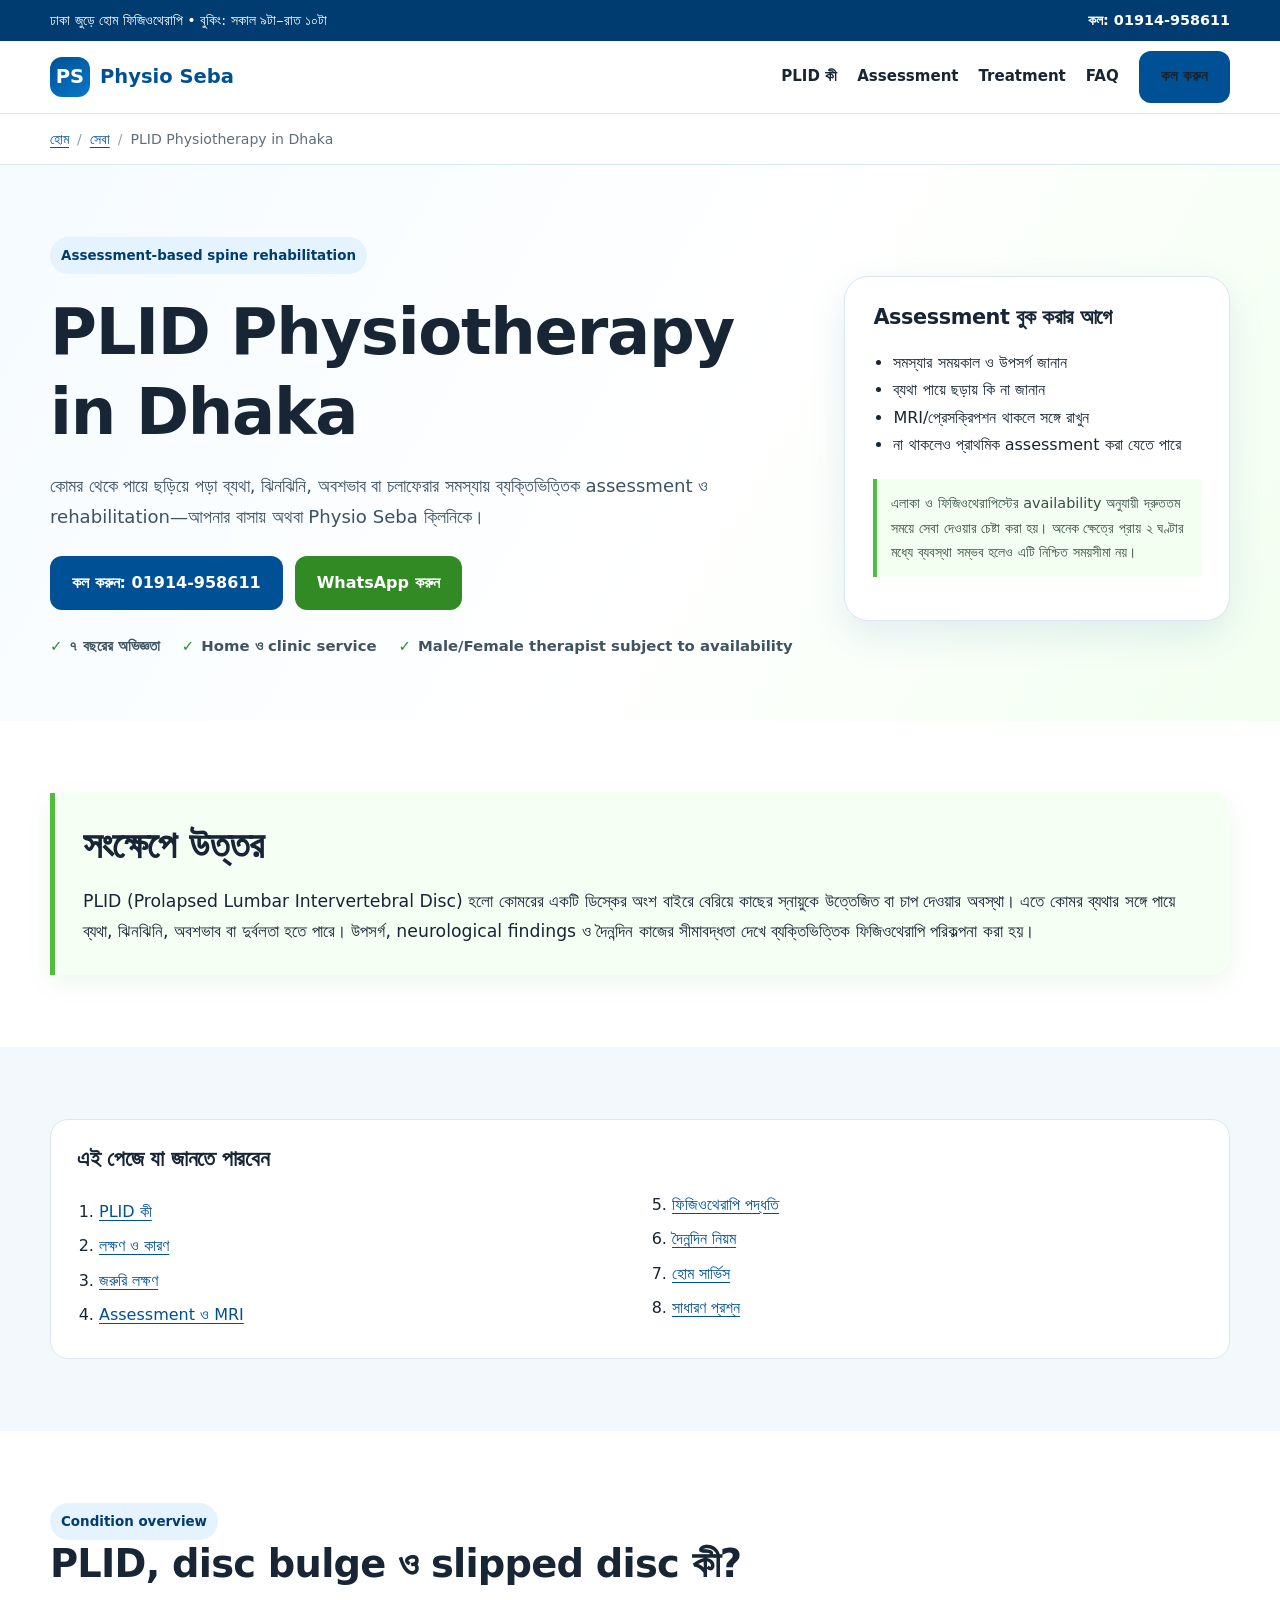
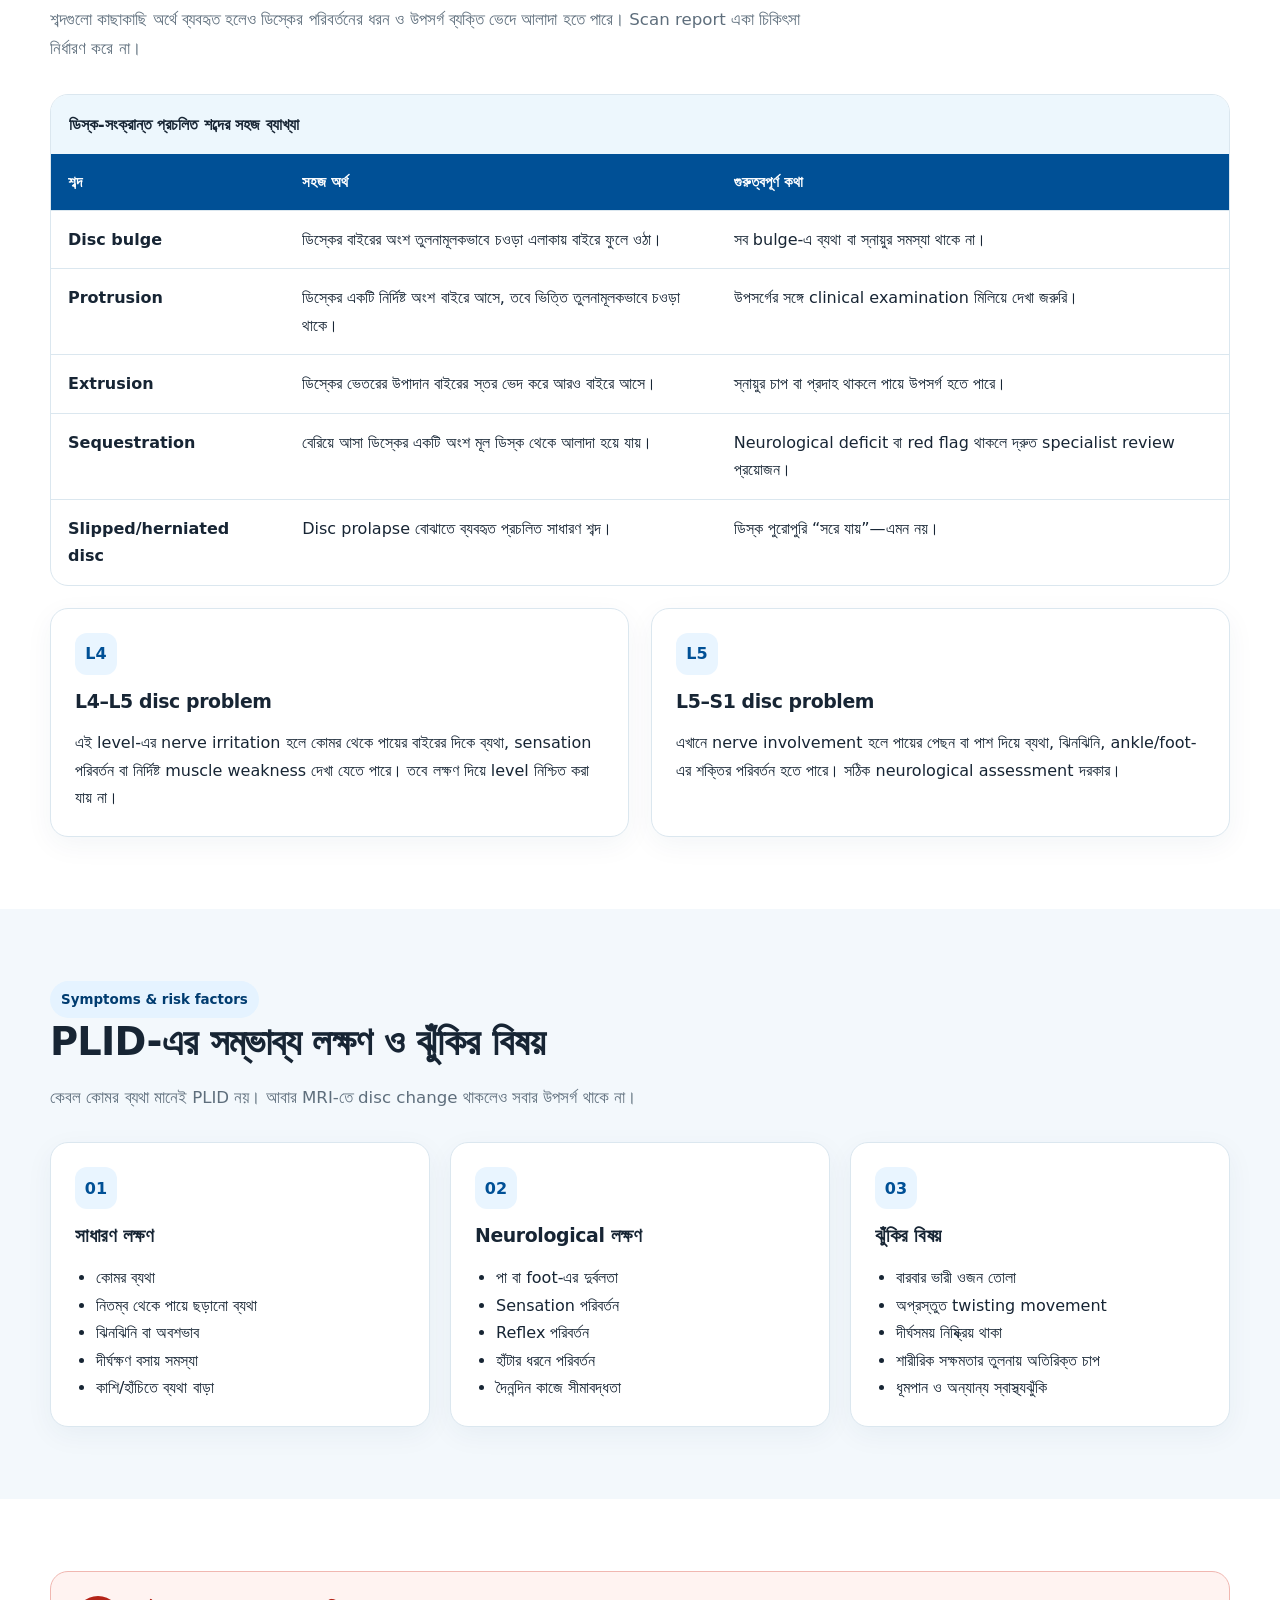
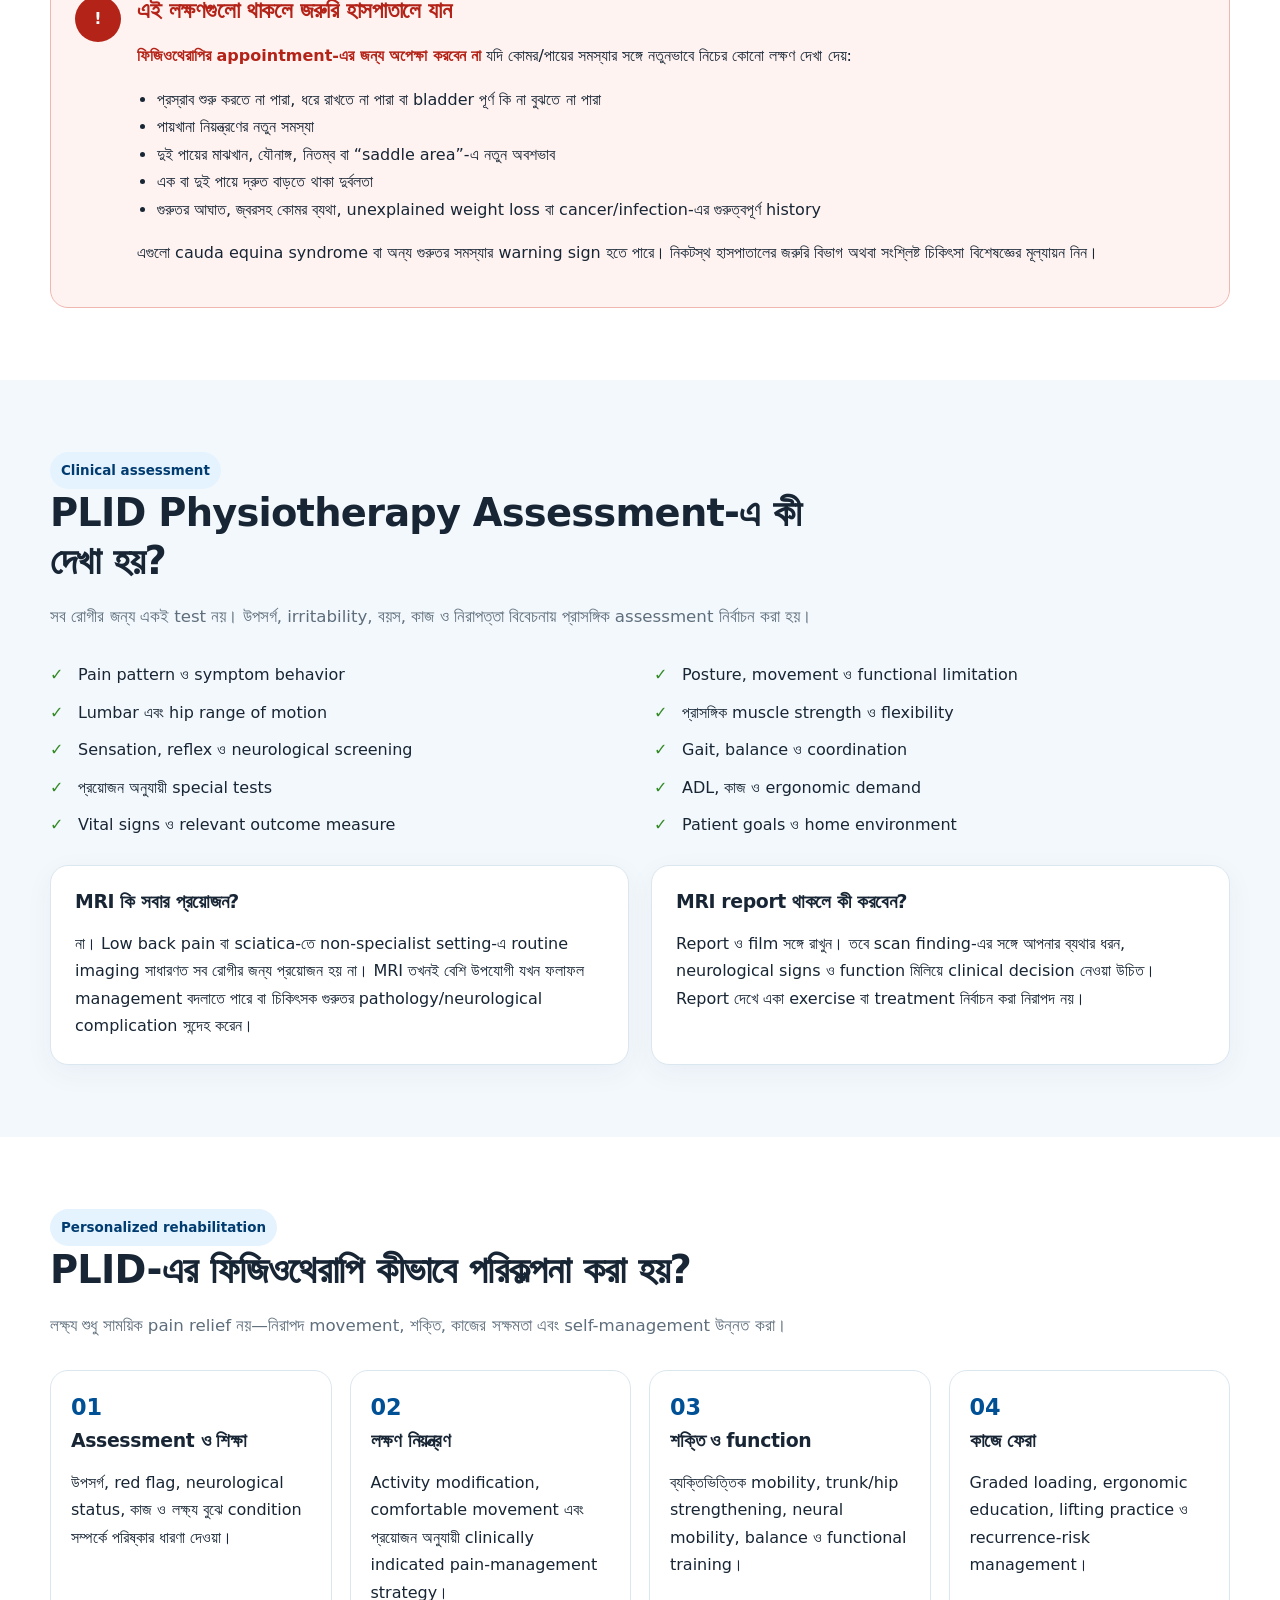
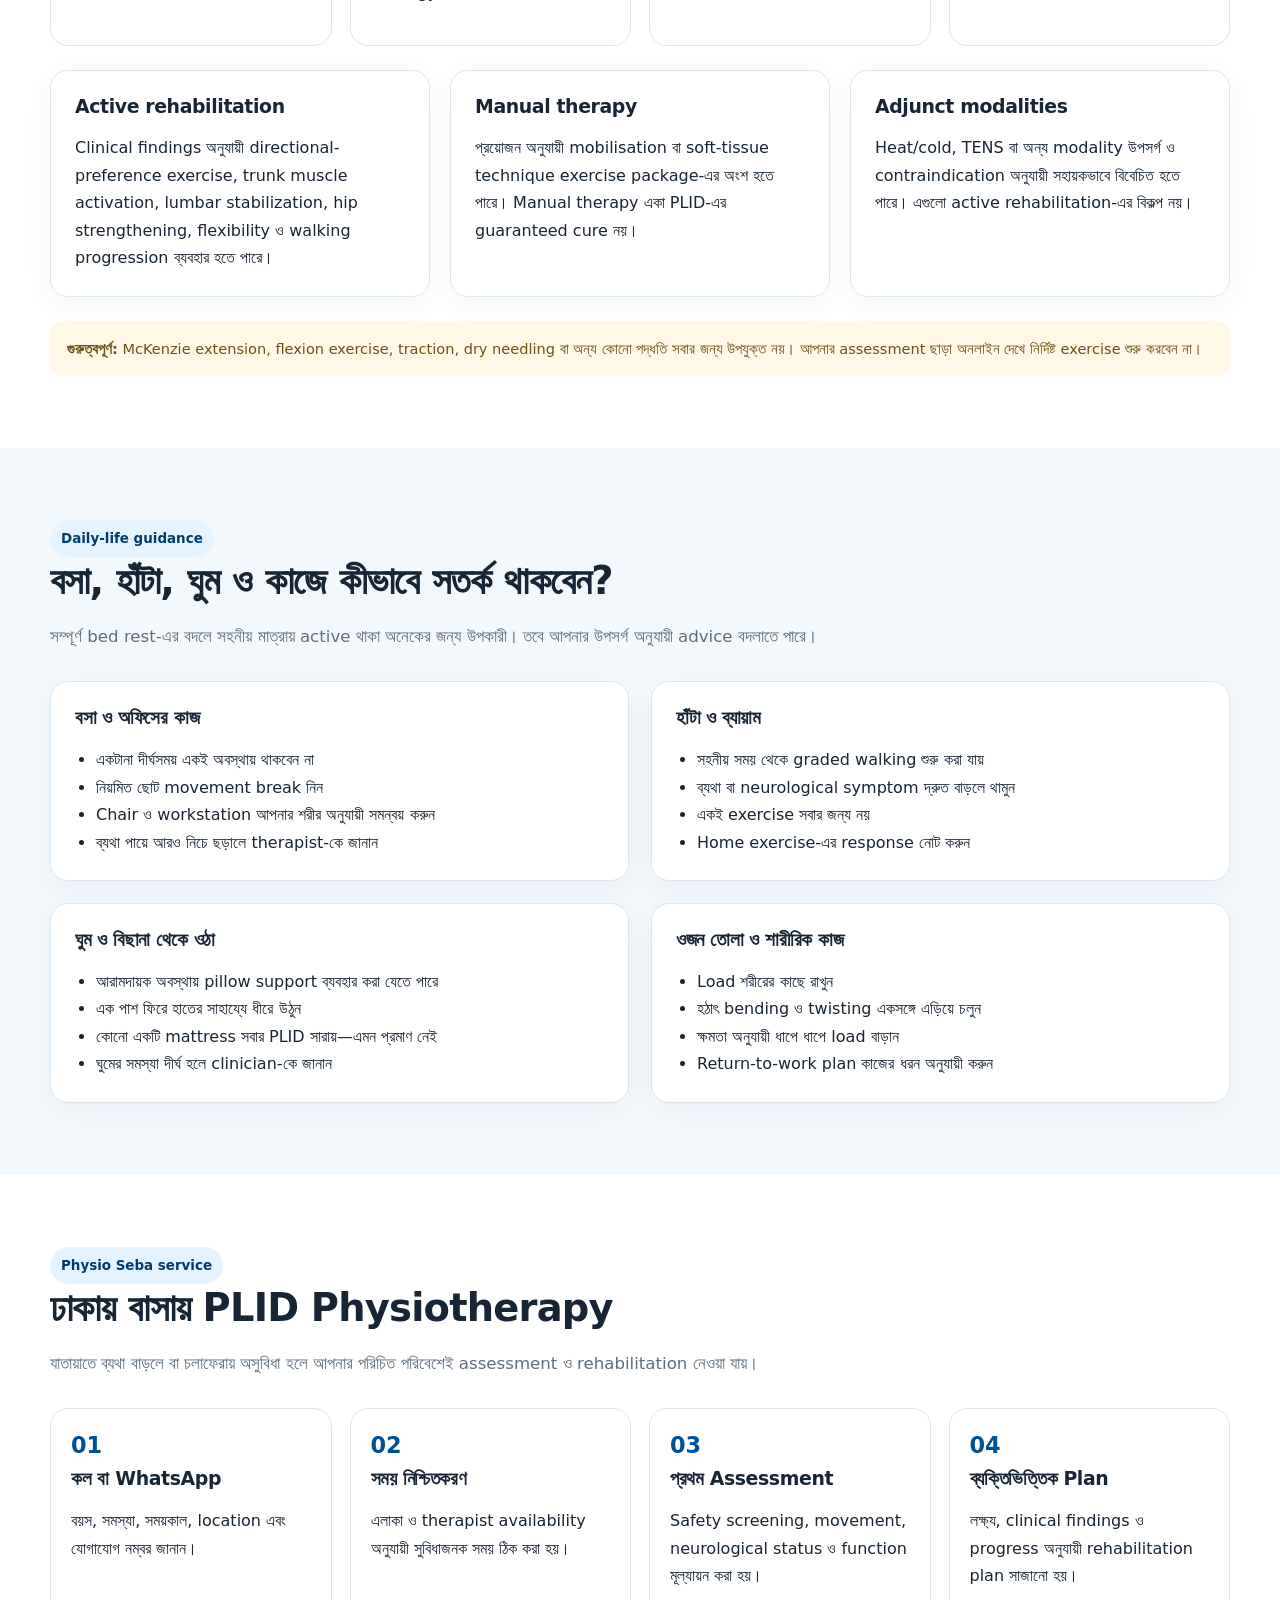
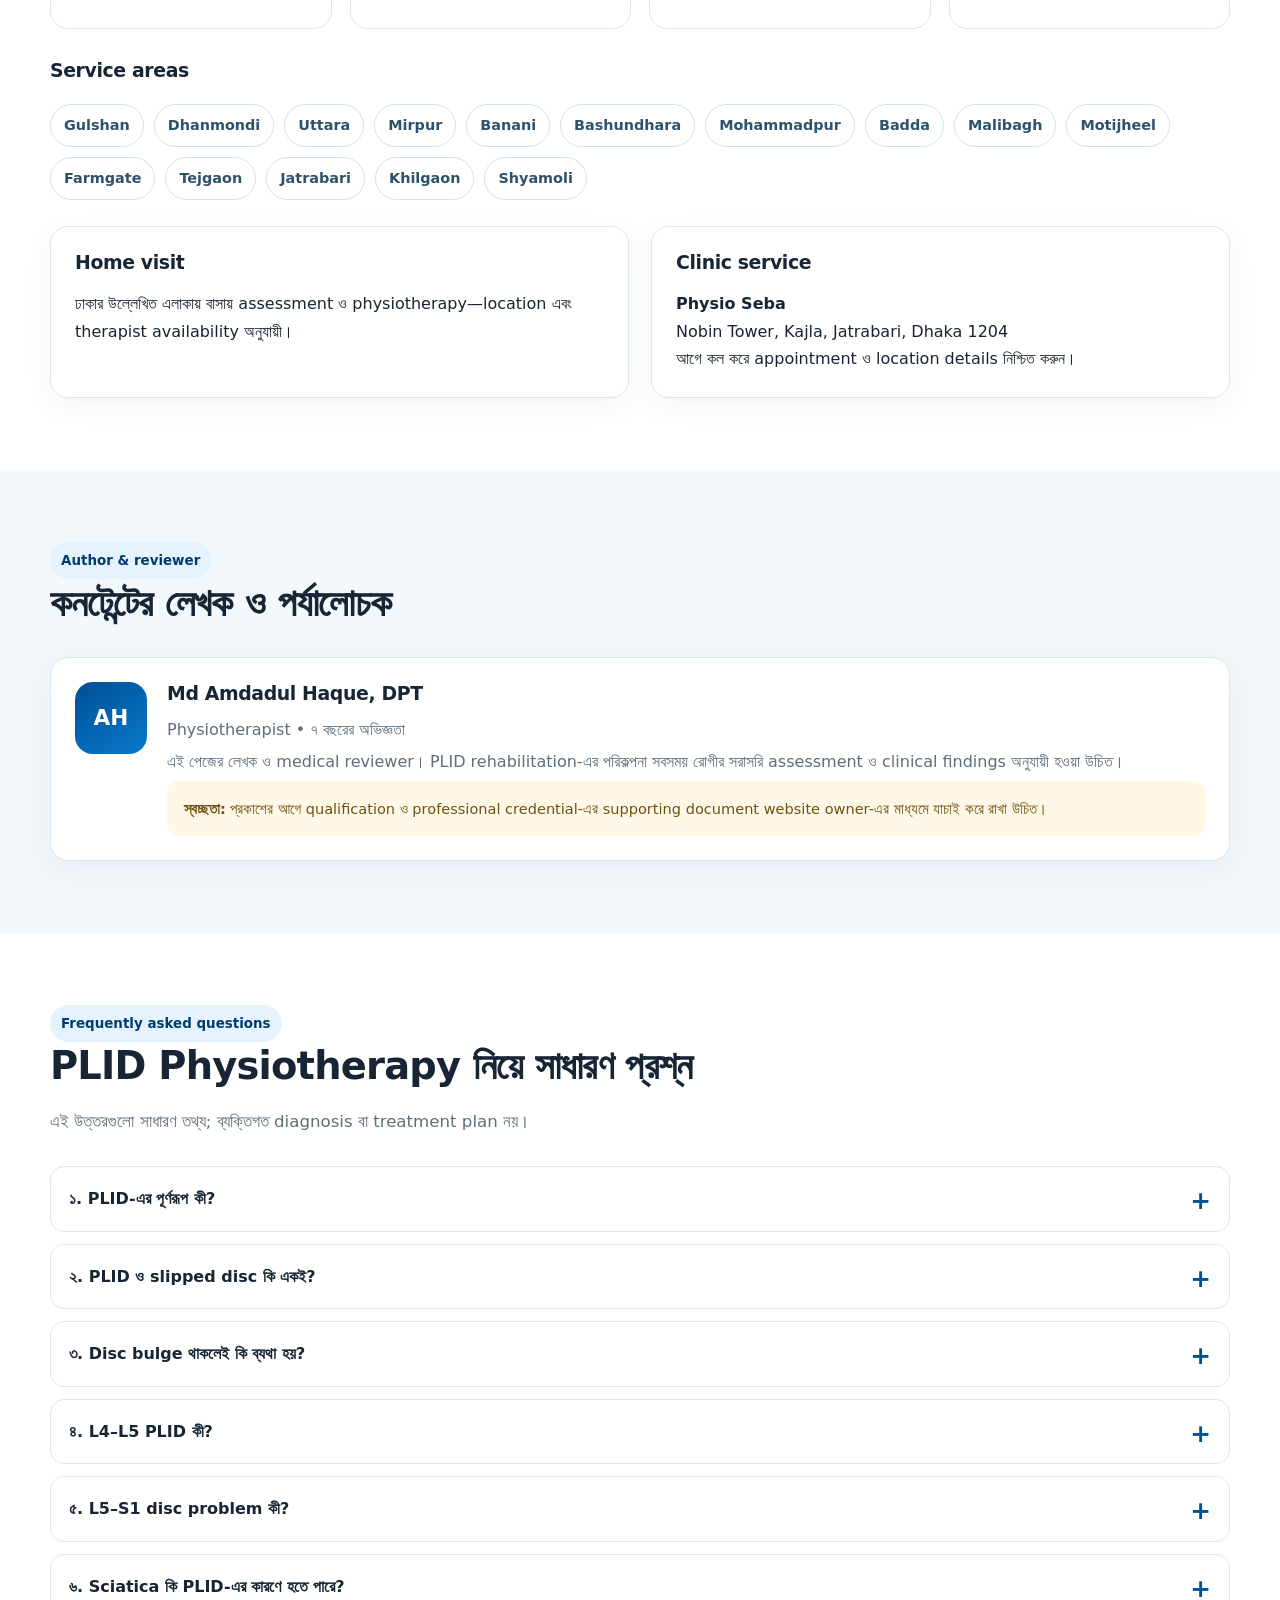
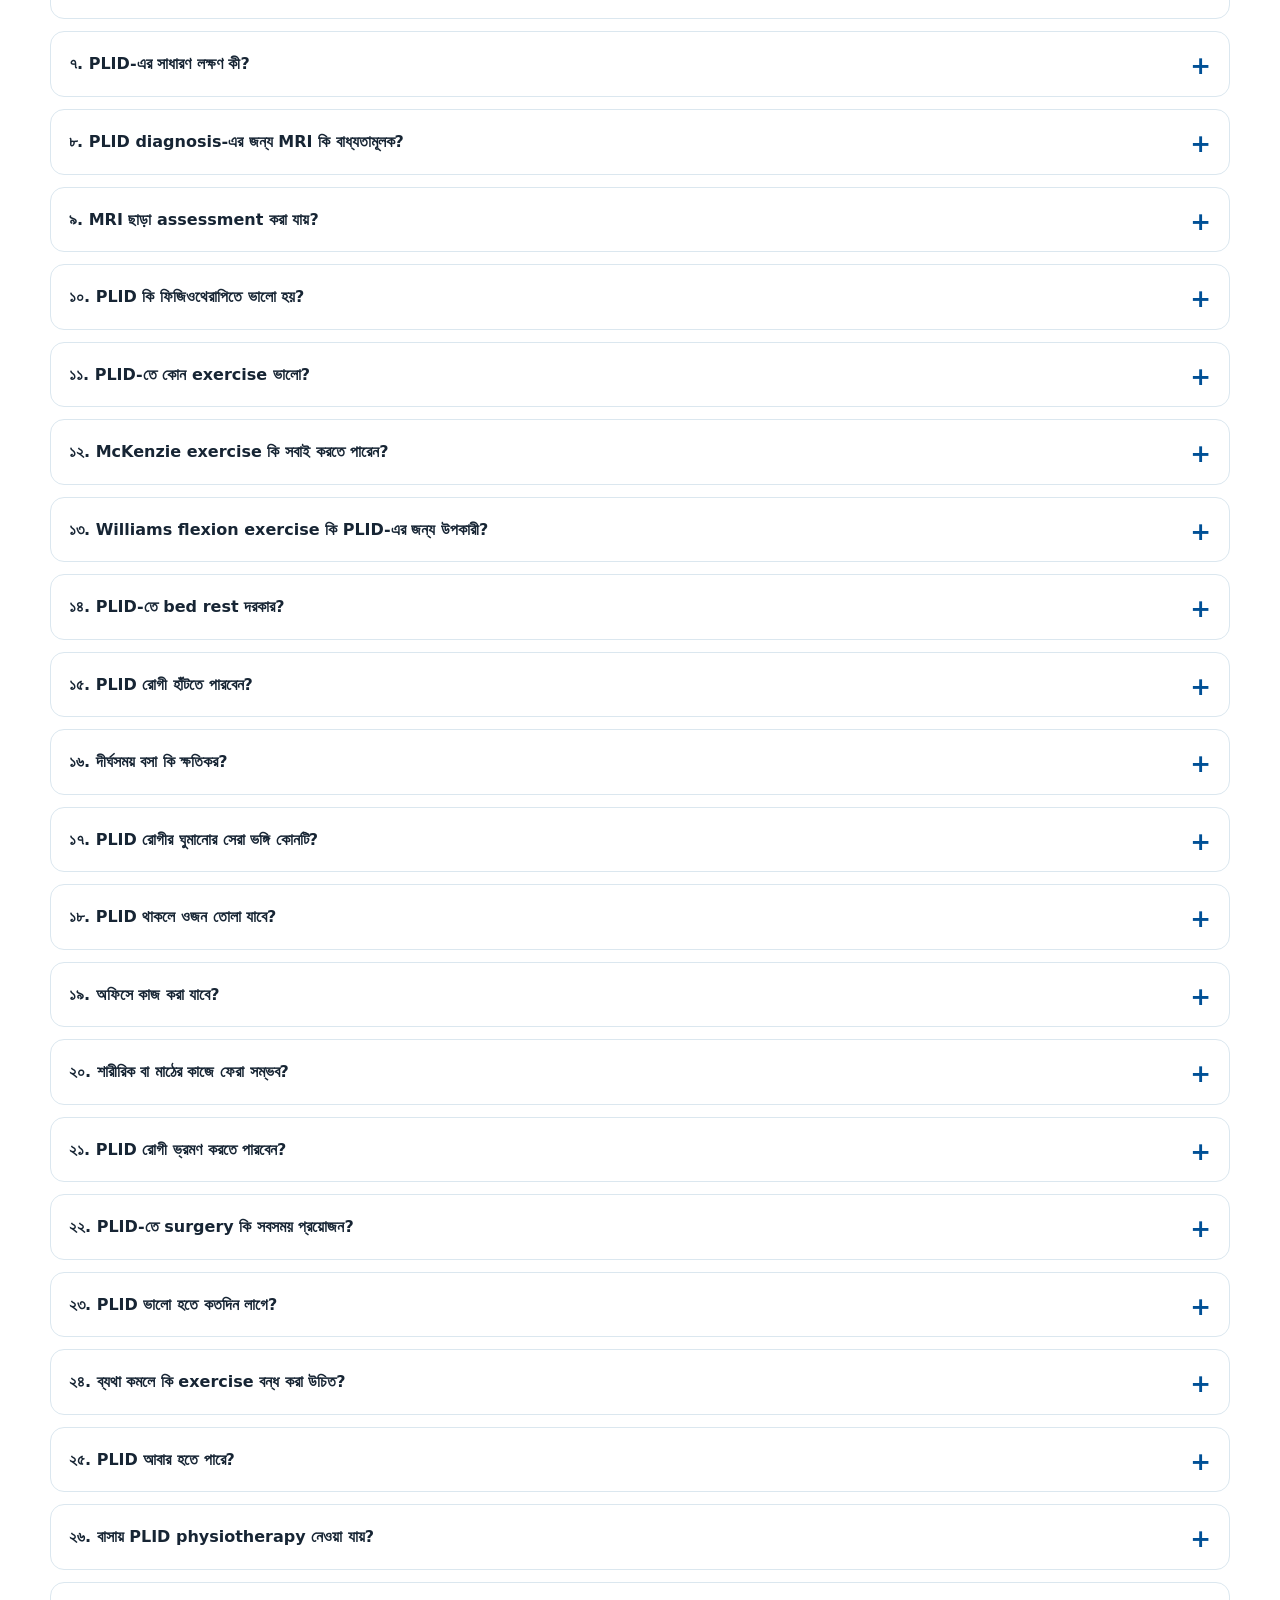
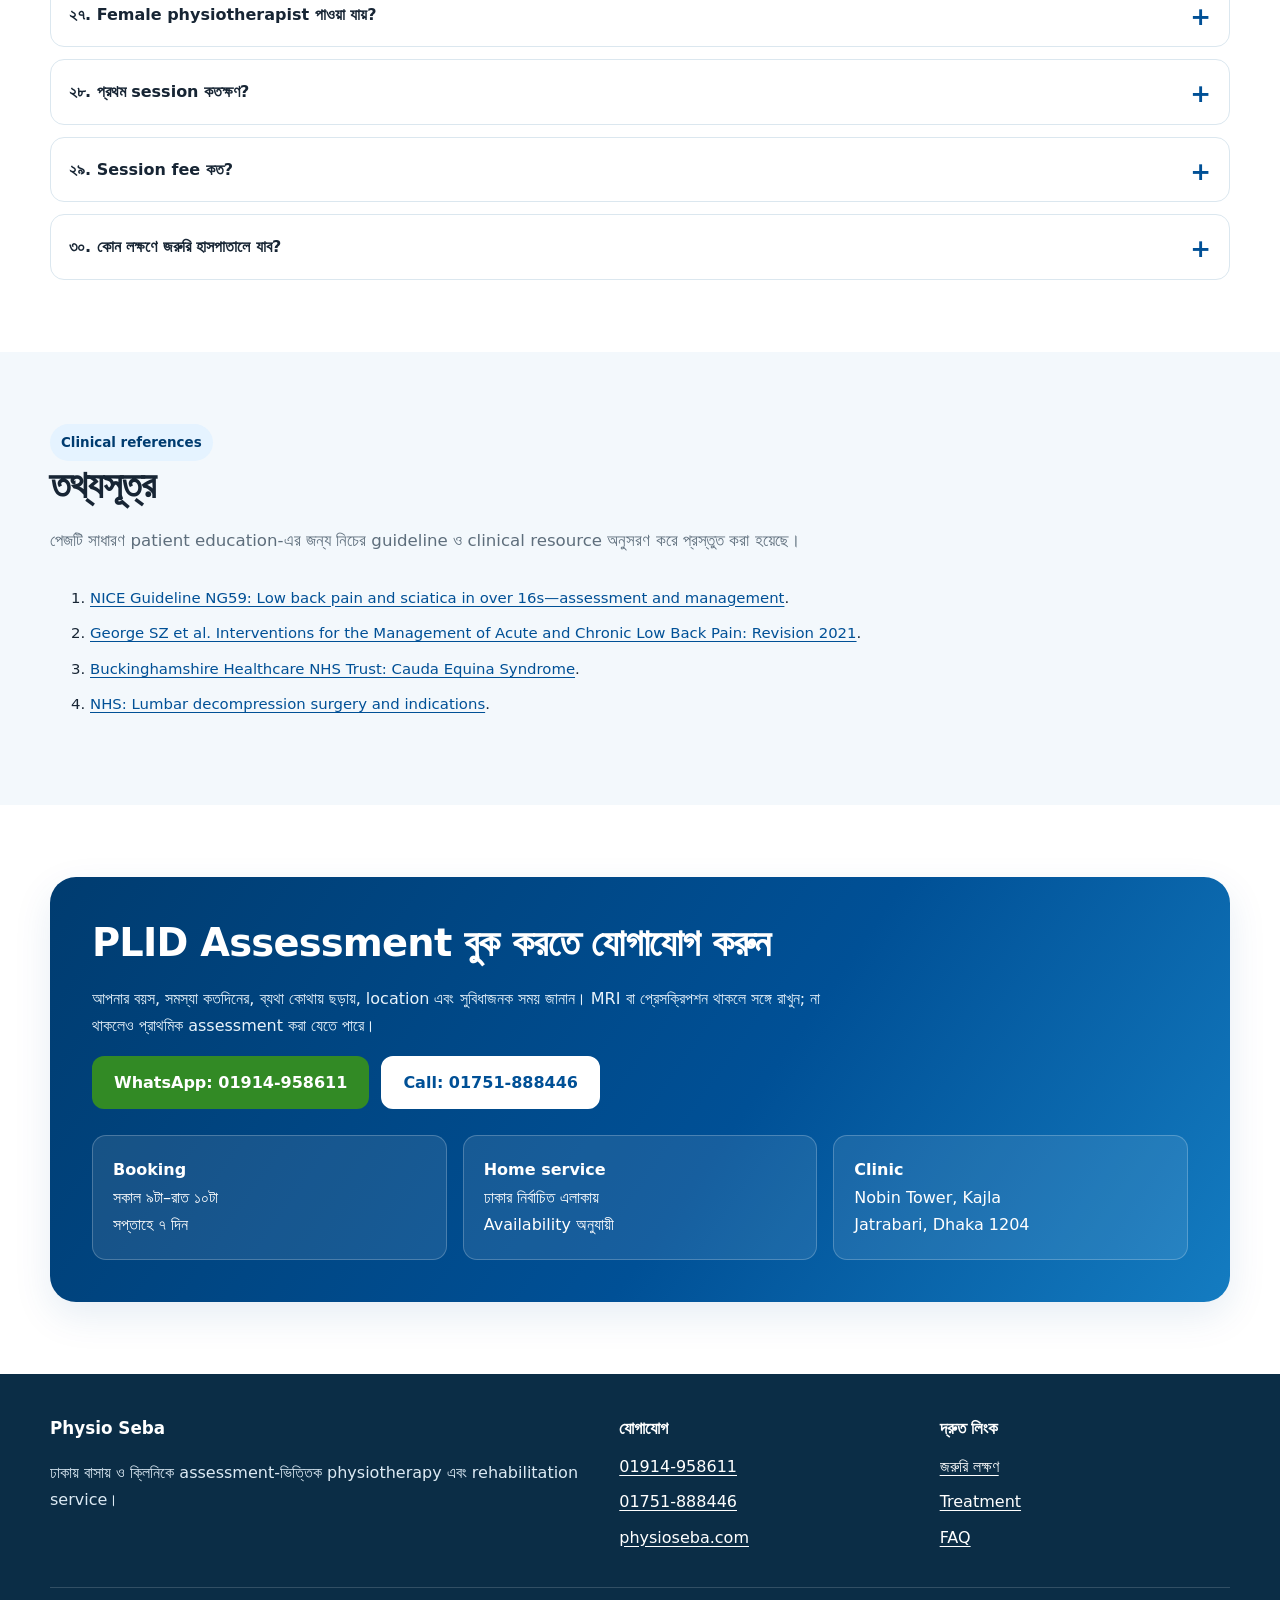
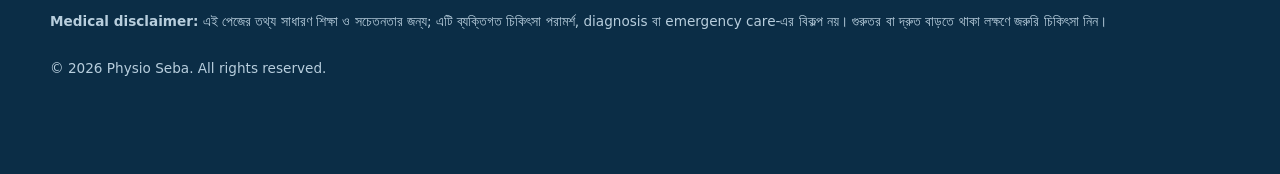
<file: plid-physiotherapy-dhaka/index.html>
<!doctype html>
<html lang="bn-BD">
<head>
  <meta charset="utf-8">
  <meta name="viewport" content="width=device-width, initial-scale=1">
  <title>PLID Physiotherapy in Dhaka | বাসায় ফিজিওথেরাপি</title>
  <meta name="description" content="ঢাকায় PLID, slipped disc ও sciatica সমস্যায় assessment-ভিত্তিক হোম ফিজিওথেরাপি। কল বা WhatsApp করুন Physio Seba: 01914-958611।">
  <meta name="robots" content="index,follow,max-image-preview:large,max-snippet:-1,max-video-preview:-1">
  <link rel="canonical" href="https://physioseba.com/plid-physiotherapy-dhaka/">
  <meta name="theme-color" content="#005096">
  <meta property="og:locale" content="bn_BD">
  <meta property="og:type" content="website">
  <meta property="og:site_name" content="Physio Seba">
  <meta property="og:title" content="PLID Physiotherapy in Dhaka | Physio Seba">
  <meta property="og:description" content="PLID, disc prolapse ও sciatica সমস্যায় ব্যক্তিভিত্তিক assessment, exercise ও rehabilitation—আপনার বাসায়, ঢাকা জুড়ে।">
  <meta property="og:url" content="https://physioseba.com/plid-physiotherapy-dhaka/">
  <meta name="twitter:card" content="summary">
  <meta name="twitter:title" content="PLID Physiotherapy in Dhaka | Physio Seba">
  <meta name="twitter:description" content="ঢাকায় PLID ও sciatica সমস্যায় assessment-ভিত্তিক হোম ফিজিওথেরাপি।">
  <style>
    :root{--blue:#005096;--blue-dark:#003c70;--green:#50be3c;--green-dark:#328a25;--ink:#172534;--muted:#5e6e7c;--soft:#f3f8fc;--line:#dbe7ef;--white:#fff;--danger:#b42318;--danger-bg:#fff3f1;--radius:18px;--shadow:0 14px 38px rgba(0,80,150,.10);--max:1180px}
    *{box-sizing:border-box}
    html{scroll-behavior:smooth;scroll-padding-top:90px}
    body{margin:0;color:var(--ink);background:var(--white);font-family:Inter,"Noto Sans Bengali","Hind Siliguri",system-ui,-apple-system,"Segoe UI",sans-serif;line-height:1.72}
    img{max-width:100%;height:auto}
    a{color:var(--blue);text-underline-offset:3px}
    a:hover{color:var(--blue-dark)}
    button,a{touch-action:manipulation}
    :focus-visible{outline:3px solid #f4b400;outline-offset:3px}
    .skip-link{position:absolute;left:12px;top:-60px;z-index:1000;padding:10px 16px;color:#fff;background:#111;border-radius:8px}
    .skip-link:focus{top:12px}
    .container{width:min(calc(100% - 32px),var(--max));margin-inline:auto}
    .topbar{padding:8px 0;color:#fff;background:var(--blue-dark);font-size:.9rem}
    .topbar .container{display:flex;justify-content:space-between;gap:18px;flex-wrap:wrap}
    .topbar a{color:#fff;font-weight:700;text-decoration:none}
    .site-header{position:sticky;top:0;z-index:100;background:rgba(255,255,255,.97);border-bottom:1px solid var(--line);backdrop-filter:blur(12px)}
    .nav{min-height:72px;display:flex;align-items:center;justify-content:space-between;gap:20px}
    .brand{display:inline-flex;align-items:center;gap:10px;color:var(--blue);font-weight:850;font-size:1.22rem;text-decoration:none}
    .brand-mark{display:grid;place-items:center;width:40px;height:40px;border-radius:12px;color:#fff;background:linear-gradient(145deg,var(--blue),#0879ca);font-weight:900}
    .nav-links{display:flex;gap:20px;align-items:center}
    .nav-links a{color:var(--ink);font-size:.94rem;font-weight:700;text-decoration:none}
    .nav-links a:hover{color:var(--blue)}
    .btn{display:inline-flex;align-items:center;justify-content:center;gap:8px;min-height:48px;padding:11px 20px;border:2px solid transparent;border-radius:12px;font-weight:800;text-decoration:none;transition:.2s ease}
    .btn:hover{transform:translateY(-1px);text-decoration:none}
    .btn-primary{color:#fff;background:var(--blue)}
    .btn-primary:hover{color:#fff;background:var(--blue-dark)}
    .btn-green{color:#fff;background:var(--green-dark)}
    .btn-green:hover{color:#fff;background:#246a1c}
    .btn-outline{color:var(--blue);border-color:var(--blue);background:#fff}
    .hero{padding:72px 0 62px;background:linear-gradient(120deg,#f5fbff 0%,#fff 55%,#f2fff0 100%)}
    .hero-grid{display:grid;grid-template-columns:minmax(0,1.32fr) minmax(300px,.68fr);gap:46px;align-items:center}
    .eyebrow{display:inline-flex;align-items:center;gap:7px;padding:7px 11px;border-radius:999px;color:var(--blue-dark);background:#e5f3ff;font-size:.84rem;font-weight:800}
    h1,h2,h3{line-height:1.25;letter-spacing:-.02em}
    h1{margin:18px 0 18px;font-size:clamp(2.15rem,5vw,4.15rem)}
    h2{margin:0 0 18px;font-size:clamp(1.65rem,3vw,2.45rem)}
    h3{margin:0 0 10px;font-size:1.18rem}
    .lead{max-width:760px;margin:0 0 24px;color:#3e5264;font-size:1.13rem}
    .hero-actions{display:flex;gap:12px;flex-wrap:wrap}
    .trust-row{display:flex;gap:12px 22px;flex-wrap:wrap;margin:24px 0 0;padding:0;list-style:none;color:#3f5361;font-size:.93rem;font-weight:700}
    .trust-row li::before{content:"✓";margin-right:7px;color:var(--green-dark);font-weight:900}
    .hero-card{padding:28px;border:1px solid #d7e7f3;border-radius:24px;background:#fff;box-shadow:var(--shadow)}
    .hero-card h2{font-size:1.3rem}
    .hero-card ul{padding-left:20px;margin:14px 0 20px}
    .hero-card .availability{padding:12px 14px;border-left:4px solid var(--green);background:#f3fff0;color:#365044;font-size:.9rem}
    .breadcrumb{padding:13px 0;border-bottom:1px solid var(--line);font-size:.88rem;color:var(--muted)}
    .breadcrumb ol{display:flex;gap:8px;flex-wrap:wrap;margin:0;padding:0;list-style:none}
    .breadcrumb li+li::before{content:"/";margin-right:8px;color:#93a2ad}
    section{padding:72px 0}
    section.alt{background:var(--soft)}
    .section-head{max-width:780px;margin-bottom:30px}
    .section-head p{margin:0;color:var(--muted);font-size:1.04rem}
    .quick-answer{padding:28px;border-left:5px solid var(--green);border-radius:0 var(--radius) var(--radius) 0;background:#f6fff4;box-shadow:0 8px 24px rgba(50,138,37,.08)}
    .quick-answer p{margin:0;font-size:1.08rem}
    .toc{padding:26px;border:1px solid var(--line);border-radius:var(--radius);background:#fff}
    .toc h2{font-size:1.35rem}
    .toc ol{columns:2;column-gap:42px;margin:0;padding-left:22px}
    .toc li{margin:7px 0;break-inside:avoid}
    .grid-2{display:grid;grid-template-columns:repeat(2,minmax(0,1fr));gap:22px}
    .grid-3{display:grid;grid-template-columns:repeat(3,minmax(0,1fr));gap:20px}
    .card{padding:24px;border:1px solid var(--line);border-radius:var(--radius);background:#fff;box-shadow:0 8px 28px rgba(10,56,89,.05)}
    .card p:last-child{margin-bottom:0}
    .card ul{margin-bottom:0;padding-left:21px}
    .icon{display:grid;place-items:center;width:42px;height:42px;margin-bottom:15px;border-radius:12px;color:var(--blue);background:#e9f5ff;font-weight:900}
    .table-wrap{overflow-x:auto;border:1px solid var(--line);border-radius:var(--radius);background:#fff}
    table{width:100%;border-collapse:collapse;min-width:690px}
    caption{padding:16px 18px;text-align:left;font-weight:800;background:#edf7fd}
    th,td{padding:15px 17px;border-bottom:1px solid var(--line);text-align:left;vertical-align:top}
    th{color:#fff;background:var(--blue);font-size:.92rem}
    tr:last-child td{border-bottom:0}
    .alert{display:grid;grid-template-columns:auto 1fr;gap:16px;padding:24px;border:1px solid #f0b7b1;border-radius:var(--radius);background:var(--danger-bg)}
    .alert strong{color:var(--danger)}
    .alert .symbol{display:grid;place-items:center;width:46px;height:46px;border-radius:50%;color:#fff;background:var(--danger);font-weight:900}
    .alert h2{font-size:1.42rem;color:var(--danger)}
    .alert ul{margin-bottom:0;padding-left:20px}
    .steps{counter-reset:step;display:grid;grid-template-columns:repeat(4,minmax(0,1fr));gap:18px}
    .step{position:relative;padding:58px 20px 22px;border:1px solid var(--line);border-radius:var(--radius);background:#fff}
    .step::before{counter-increment:step;content:counter(step,decimal-leading-zero);position:absolute;top:17px;left:20px;color:var(--blue);font-weight:900;font-size:1.4rem}
    .check-list{display:grid;grid-template-columns:repeat(2,minmax(0,1fr));gap:10px 28px;margin:0;padding:0;list-style:none}
    .check-list li{position:relative;padding-left:28px}
    .check-list li::before{content:"✓";position:absolute;left:0;color:var(--green-dark);font-weight:900}
    .areas{display:flex;gap:10px;flex-wrap:wrap;margin:22px 0 0;padding:0;list-style:none}
    .areas li{padding:8px 13px;border:1px solid #cfe1ef;border-radius:999px;background:#fff;color:#2d526c;font-weight:700;font-size:.9rem}
    .profile{display:grid;grid-template-columns:auto 1fr;gap:20px;align-items:start}
    .profile-mark{display:grid;place-items:center;width:72px;height:72px;border-radius:18px;color:#fff;background:linear-gradient(145deg,var(--blue),#0879ca);font-size:1.35rem;font-weight:900}
    .profile p{margin:5px 0;color:var(--muted)}
    .notice{padding:15px 17px;border-radius:12px;background:#fff8e7;color:#6b5313;font-size:.91rem}
    .faq-list{display:grid;gap:12px}
    details{border:1px solid var(--line);border-radius:14px;background:#fff}
    summary{cursor:pointer;padding:18px 50px 18px 18px;font-weight:800;list-style:none;position:relative}
    summary::-webkit-details-marker{display:none}
    summary::after{content:"+";position:absolute;right:18px;top:13px;color:var(--blue);font-size:1.55rem}
    details[open] summary::after{content:"−"}
    details p{margin:0;padding:0 18px 18px;color:#475c6c}
    .cta{padding:42px;border-radius:26px;color:#fff;background:linear-gradient(125deg,var(--blue-dark),var(--blue) 58%,#147cc1);box-shadow:var(--shadow)}
    .cta h2{color:#fff}
    .cta p{max-width:760px;color:#e7f3fb}
    .cta .btn-outline{border-color:#fff}
    .contact-grid{display:grid;grid-template-columns:repeat(3,minmax(0,1fr));gap:16px;margin-top:26px}
    .contact-card{padding:20px;border:1px solid rgba(255,255,255,.22);border-radius:14px;background:rgba(255,255,255,.09)}
    .contact-card a{color:#fff;font-weight:800}
    .references{font-size:.93rem}
    .references li{margin:10px 0}
    footer{padding:40px 0 94px;color:#dceaf4;background:#0b2d46}
    footer a{color:#fff}
    .footer-grid{display:grid;grid-template-columns:1.3fr .7fr .7fr;gap:30px}
    .footer-title{color:#fff;font-size:1.05rem;font-weight:850}
    .footer-links{margin:10px 0 0;padding:0;list-style:none}
    .footer-links li{margin:8px 0}
    .legal{margin-top:28px;padding-top:22px;border-top:1px solid rgba(255,255,255,.16);font-size:.85rem;color:#b8cedd}
    .mobile-cta{position:fixed;left:0;right:0;bottom:0;z-index:99;display:none;grid-template-columns:1fr 1fr;gap:8px;padding:9px 12px;background:#fff;border-top:1px solid var(--line);box-shadow:0 -8px 28px rgba(0,0,0,.12)}
    .mobile-cta .btn{min-height:46px;padding:8px}
    @media(max-width:920px){.nav-links{display:none}.hero-grid,.grid-3,.contact-grid,.footer-grid{grid-template-columns:1fr 1fr}.steps{grid-template-columns:1fr 1fr}.hero{padding-top:52px}}
    @media(max-width:680px){.container{width:min(calc(100% - 24px),var(--max))}.topbar .container{justify-content:center;text-align:center}.hero-grid,.grid-2,.grid-3,.contact-grid,.footer-grid,.steps{grid-template-columns:1fr}.hero{padding:42px 0}.hero-card{padding:22px}section{padding:54px 0}.toc ol{columns:1}.check-list{grid-template-columns:1fr}.cta{padding:28px 22px}.profile{grid-template-columns:1fr}.mobile-cta{display:grid}footer{padding-bottom:105px}}
    @media(prefers-reduced-motion:reduce){html{scroll-behavior:auto}*,*::before,*::after{scroll-behavior:auto!important;transition:none!important}}
  </style>
</head>
<body>
  <a class="skip-link" href="#main-content">মূল কনটেন্টে যান</a>
  <div class="topbar">
    <div class="container">
      <span>ঢাকা জুড়ে হোম ফিজিওথেরাপি • বুকিং: সকাল ৯টা–রাত ১০টা</span>
      <span><a href="tel:+8801914958611" aria-label="Physio Seba-কে 01914-958611 নম্বরে কল করুন">কল: 01914-958611</a></span>
    </div>
  </div>
  <header class="site-header">
    <div class="container nav">
      <a class="brand" href="https://physioseba.com/" aria-label="Physio Seba হোমপেজ">
        <span class="brand-mark" aria-hidden="true">PS</span><span>Physio Seba</span>
      </a>
      <nav class="nav-links" aria-label="প্রধান নেভিগেশন">
        <a href="#plid">PLID কী</a><a href="#assessment">Assessment</a><a href="#treatment">Treatment</a><a href="#faq">FAQ</a>
        <a class="btn btn-primary" href="tel:+8801914958611">কল করুন</a>
      </nav>
    </div>
  </header>
  <nav class="breadcrumb" aria-label="Breadcrumb">
    <div class="container"><ol><li><a href="https://physioseba.com/">হোম</a></li><li><a href="https://physioseba.com/#services">সেবা</a></li><li aria-current="page">PLID Physiotherapy in Dhaka</li></ol></div>
  </nav>

  <main id="main-content">
    <section class="hero">
      <div class="container hero-grid">
        <div>
          <span class="eyebrow">Assessment-based spine rehabilitation</span>
          <h1>PLID Physiotherapy in Dhaka</h1>
          <p class="lead">কোমর থেকে পায়ে ছড়িয়ে পড়া ব্যথা, ঝিনঝিনি, অবশভাব বা চলাফেরার সমস্যায় ব্যক্তিভিত্তিক assessment ও rehabilitation—আপনার বাসায় অথবা Physio Seba ক্লিনিকে।</p>
          <div class="hero-actions">
            <a class="btn btn-primary" href="tel:+8801914958611">কল করুন: 01914-958611</a>
            <a class="btn btn-green" href="https://wa.me/8801914958611?text=Hello%20Physio%20Seba%2C%20I%20would%20like%20to%20know%20about%20PLID%20physiotherapy%20and%20book%20an%20assessment." rel="noopener" aria-label="PLID assessment বুক করতে WhatsApp করুন">WhatsApp করুন</a>
          </div>
          <ul class="trust-row"><li>৭ বছরের অভিজ্ঞতা</li><li>Home ও clinic service</li><li>Male/Female therapist subject to availability</li></ul>
        </div>
        <aside class="hero-card" aria-label="অ্যাপয়েন্টমেন্ট তথ্য">
          <h2>Assessment বুক করার আগে</h2>
          <ul><li>সমস্যার সময়কাল ও উপসর্গ জানান</li><li>ব্যথা পায়ে ছড়ায় কি না জানান</li><li>MRI/প্রেসক্রিপশন থাকলে সঙ্গে রাখুন</li><li>না থাকলেও প্রাথমিক assessment করা যেতে পারে</li></ul>
          <p class="availability">এলাকা ও ফিজিওথেরাপিস্টের availability অনুযায়ী দ্রুততম সময়ে সেবা দেওয়ার চেষ্টা করা হয়। অনেক ক্ষেত্রে প্রায় ২ ঘণ্টার মধ্যে ব্যবস্থা সম্ভব হলেও এটি নিশ্চিত সময়সীমা নয়।</p>
        </aside>
      </div>
    </section>

    <section aria-labelledby="answer-title">
      <div class="container">
        <div class="quick-answer">
          <h2 id="answer-title">সংক্ষেপে উত্তর</h2>
          <p>PLID (Prolapsed Lumbar Intervertebral Disc) হলো কোমরের একটি ডিস্কের অংশ বাইরে বেরিয়ে কাছের স্নায়ুকে উত্তেজিত বা চাপ দেওয়ার অবস্থা। এতে কোমর ব্যথার সঙ্গে পায়ে ব্যথা, ঝিনঝিনি, অবশভাব বা দুর্বলতা হতে পারে। উপসর্গ, neurological findings ও দৈনন্দিন কাজের সীমাবদ্ধতা দেখে ব্যক্তিভিত্তিক ফিজিওথেরাপি পরিকল্পনা করা হয়।</p>
        </div>
      </div>
    </section>

    <section class="alt" aria-labelledby="toc-title">
      <div class="container">
        <div class="toc">
          <h2 id="toc-title">এই পেজে যা জানতে পারবেন</h2>
          <ol><li><a href="#plid">PLID কী</a></li><li><a href="#symptoms">লক্ষণ ও কারণ</a></li><li><a href="#red-flags">জরুরি লক্ষণ</a></li><li><a href="#assessment">Assessment ও MRI</a></li><li><a href="#treatment">ফিজিওথেরাপি পদ্ধতি</a></li><li><a href="#daily-life">দৈনন্দিন নিয়ম</a></li><li><a href="#home-service">হোম সার্ভিস</a></li><li><a href="#faq">সাধারণ প্রশ্ন</a></li></ol>
        </div>
      </div>
    </section>

    <section id="plid" aria-labelledby="plid-title">
      <div class="container">
        <div class="section-head"><span class="eyebrow">Condition overview</span><h2 id="plid-title">PLID, disc bulge ও slipped disc কী?</h2><p>শব্দগুলো কাছাকাছি অর্থে ব্যবহৃত হলেও ডিস্কের পরিবর্তনের ধরন ও উপসর্গ ব্যক্তি ভেদে আলাদা হতে পারে। Scan report একা চিকিৎসা নির্ধারণ করে না।</p></div>
        <div class="table-wrap"><table><caption>ডিস্ক-সংক্রান্ত প্রচলিত শব্দের সহজ ব্যাখ্যা</caption><thead><tr><th scope="col">শব্দ</th><th scope="col">সহজ অর্থ</th><th scope="col">গুরুত্বপূর্ণ কথা</th></tr></thead><tbody>
          <tr><td><strong>Disc bulge</strong></td><td>ডিস্কের বাইরের অংশ তুলনামূলকভাবে চওড়া এলাকায় বাইরে ফুলে ওঠা।</td><td>সব bulge-এ ব্যথা বা স্নায়ুর সমস্যা থাকে না।</td></tr>
          <tr><td><strong>Protrusion</strong></td><td>ডিস্কের একটি নির্দিষ্ট অংশ বাইরে আসে, তবে ভিত্তি তুলনামূলকভাবে চওড়া থাকে।</td><td>উপসর্গের সঙ্গে clinical examination মিলিয়ে দেখা জরুরি।</td></tr>
          <tr><td><strong>Extrusion</strong></td><td>ডিস্কের ভেতরের উপাদান বাইরের স্তর ভেদ করে আরও বাইরে আসে।</td><td>স্নায়ুর চাপ বা প্রদাহ থাকলে পায়ে উপসর্গ হতে পারে।</td></tr>
          <tr><td><strong>Sequestration</strong></td><td>বেরিয়ে আসা ডিস্কের একটি অংশ মূল ডিস্ক থেকে আলাদা হয়ে যায়।</td><td>Neurological deficit বা red flag থাকলে দ্রুত specialist review প্রয়োজন।</td></tr>
          <tr><td><strong>Slipped/herniated disc</strong></td><td>Disc prolapse বোঝাতে ব্যবহৃত প্রচলিত সাধারণ শব্দ।</td><td>ডিস্ক পুরোপুরি “সরে যায়”—এমন নয়।</td></tr>
        </tbody></table></div>
        <div class="grid-2" style="margin-top:22px">
          <article class="card"><div class="icon">L4</div><h3>L4–L5 disc problem</h3><p>এই level-এর nerve irritation হলে কোমর থেকে পায়ের বাইরের দিকে ব্যথা, sensation পরিবর্তন বা নির্দিষ্ট muscle weakness দেখা যেতে পারে। তবে লক্ষণ দিয়ে level নিশ্চিত করা যায় না।</p></article>
          <article class="card"><div class="icon">L5</div><h3>L5–S1 disc problem</h3><p>এখানে nerve involvement হলে পায়ের পেছন বা পাশ দিয়ে ব্যথা, ঝিনঝিনি, ankle/foot-এর শক্তির পরিবর্তন হতে পারে। সঠিক neurological assessment দরকার।</p></article>
        </div>
      </div>
    </section>

    <section id="symptoms" class="alt" aria-labelledby="symptoms-title">
      <div class="container">
        <div class="section-head"><span class="eyebrow">Symptoms & risk factors</span><h2 id="symptoms-title">PLID-এর সম্ভাব্য লক্ষণ ও ঝুঁকির বিষয়</h2><p>কেবল কোমর ব্যথা মানেই PLID নয়। আবার MRI-তে disc change থাকলেও সবার উপসর্গ থাকে না।</p></div>
        <div class="grid-3">
          <article class="card"><div class="icon">01</div><h3>সাধারণ লক্ষণ</h3><ul><li>কোমর ব্যথা</li><li>নিতম্ব থেকে পায়ে ছড়ানো ব্যথা</li><li>ঝিনঝিনি বা অবশভাব</li><li>দীর্ঘক্ষণ বসায় সমস্যা</li><li>কাশি/হাঁচিতে ব্যথা বাড়া</li></ul></article>
          <article class="card"><div class="icon">02</div><h3>Neurological লক্ষণ</h3><ul><li>পা বা foot-এর দুর্বলতা</li><li>Sensation পরিবর্তন</li><li>Reflex পরিবর্তন</li><li>হাঁটার ধরনে পরিবর্তন</li><li>দৈনন্দিন কাজে সীমাবদ্ধতা</li></ul></article>
          <article class="card"><div class="icon">03</div><h3>ঝুঁকির বিষয়</h3><ul><li>বারবার ভারী ওজন তোলা</li><li>অপ্রস্তুত twisting movement</li><li>দীর্ঘসময় নিষ্ক্রিয় থাকা</li><li>শারীরিক সক্ষমতার তুলনায় অতিরিক্ত চাপ</li><li>ধূমপান ও অন্যান্য স্বাস্থ্যঝুঁকি</li></ul></article>
        </div>
      </div>
    </section>

    <section id="red-flags" aria-labelledby="red-title">
      <div class="container">
        <div class="alert"><div class="symbol" aria-hidden="true">!</div><div><h2 id="red-title">এই লক্ষণগুলো থাকলে জরুরি হাসপাতালে যান</h2><p><strong>ফিজিওথেরাপির appointment-এর জন্য অপেক্ষা করবেন না</strong> যদি কোমর/পায়ের সমস্যার সঙ্গে নতুনভাবে নিচের কোনো লক্ষণ দেখা দেয়:</p><ul><li>প্রস্রাব শুরু করতে না পারা, ধরে রাখতে না পারা বা bladder পূর্ণ কি না বুঝতে না পারা</li><li>পায়খানা নিয়ন্ত্রণের নতুন সমস্যা</li><li>দুই পায়ের মাঝখান, যৌনাঙ্গ, নিতম্ব বা “saddle area”-এ নতুন অবশভাব</li><li>এক বা দুই পায়ে দ্রুত বাড়তে থাকা দুর্বলতা</li><li>গুরুতর আঘাত, জ্বরসহ কোমর ব্যথা, unexplained weight loss বা cancer/infection-এর গুরুত্বপূর্ণ history</li></ul><p>এগুলো cauda equina syndrome বা অন্য গুরুতর সমস্যার warning sign হতে পারে। নিকটস্থ হাসপাতালের জরুরি বিভাগ অথবা সংশ্লিষ্ট চিকিৎসা বিশেষজ্ঞের মূল্যায়ন নিন।</p></div></div>
      </div>
    </section>

    <section id="assessment" class="alt" aria-labelledby="assessment-title">
      <div class="container">
        <div class="section-head"><span class="eyebrow">Clinical assessment</span><h2 id="assessment-title">PLID Physiotherapy Assessment-এ কী দেখা হয়?</h2><p>সব রোগীর জন্য একই test নয়। উপসর্গ, irritability, বয়স, কাজ ও নিরাপত্তা বিবেচনায় প্রাসঙ্গিক assessment নির্বাচন করা হয়।</p></div>
        <ul class="check-list"><li>Pain pattern ও symptom behavior</li><li>Posture, movement ও functional limitation</li><li>Lumbar এবং hip range of motion</li><li>প্রাসঙ্গিক muscle strength ও flexibility</li><li>Sensation, reflex ও neurological screening</li><li>Gait, balance ও coordination</li><li>প্রয়োজন অনুযায়ী special tests</li><li>ADL, কাজ ও ergonomic demand</li><li>Vital signs ও relevant outcome measure</li><li>Patient goals ও home environment</li></ul>
        <div class="grid-2" style="margin-top:26px">
          <article class="card"><h3>MRI কি সবার প্রয়োজন?</h3><p>না। Low back pain বা sciatica-তে non-specialist setting-এ routine imaging সাধারণত সব রোগীর জন্য প্রয়োজন হয় না। MRI তখনই বেশি উপযোগী যখন ফলাফল management বদলাতে পারে বা চিকিৎসক গুরুতর pathology/neurological complication সন্দেহ করেন।</p></article>
          <article class="card"><h3>MRI report থাকলে কী করবেন?</h3><p>Report ও film সঙ্গে রাখুন। তবে scan finding-এর সঙ্গে আপনার ব্যথার ধরন, neurological signs ও function মিলিয়ে clinical decision নেওয়া উচিত। Report দেখে একা exercise বা treatment নির্বাচন করা নিরাপদ নয়।</p></article>
        </div>
      </div>
    </section>

    <section id="treatment" aria-labelledby="treatment-title">
      <div class="container">
        <div class="section-head"><span class="eyebrow">Personalized rehabilitation</span><h2 id="treatment-title">PLID-এর ফিজিওথেরাপি কীভাবে পরিকল্পনা করা হয়?</h2><p>লক্ষ্য শুধু সাময়িক pain relief নয়—নিরাপদ movement, শক্তি, কাজের সক্ষমতা এবং self-management উন্নত করা।</p></div>
        <div class="steps">
          <article class="step"><h3>Assessment ও শিক্ষা</h3><p>উপসর্গ, red flag, neurological status, কাজ ও লক্ষ্য বুঝে condition সম্পর্কে পরিষ্কার ধারণা দেওয়া।</p></article>
          <article class="step"><h3>লক্ষণ নিয়ন্ত্রণ</h3><p>Activity modification, comfortable movement এবং প্রয়োজন অনুযায়ী clinically indicated pain-management strategy।</p></article>
          <article class="step"><h3>শক্তি ও function</h3><p>ব্যক্তিভিত্তিক mobility, trunk/hip strengthening, neural mobility, balance ও functional training।</p></article>
          <article class="step"><h3>কাজে ফেরা</h3><p>Graded loading, ergonomic education, lifting practice ও recurrence-risk management।</p></article>
        </div>
        <div class="grid-3" style="margin-top:24px">
          <article class="card"><h3>Active rehabilitation</h3><p>Clinical findings অনুযায়ী directional-preference exercise, trunk muscle activation, lumbar stabilization, hip strengthening, flexibility ও walking progression ব্যবহার হতে পারে।</p></article>
          <article class="card"><h3>Manual therapy</h3><p>প্রয়োজন অনুযায়ী mobilisation বা soft-tissue technique exercise package-এর অংশ হতে পারে। Manual therapy একা PLID-এর guaranteed cure নয়।</p></article>
          <article class="card"><h3>Adjunct modalities</h3><p>Heat/cold, TENS বা অন্য modality উপসর্গ ও contraindication অনুযায়ী সহায়কভাবে বিবেচিত হতে পারে। এগুলো active rehabilitation-এর বিকল্প নয়।</p></article>
        </div>
        <div class="notice" style="margin-top:24px"><strong>গুরুত্বপূর্ণ:</strong> McKenzie extension, flexion exercise, traction, dry needling বা অন্য কোনো পদ্ধতি সবার জন্য উপযুক্ত নয়। আপনার assessment ছাড়া অনলাইন দেখে নির্দিষ্ট exercise শুরু করবেন না।</div>
      </div>
    </section>

    <section id="daily-life" class="alt" aria-labelledby="daily-title">
      <div class="container">
        <div class="section-head"><span class="eyebrow">Daily-life guidance</span><h2 id="daily-title">বসা, হাঁটা, ঘুম ও কাজে কীভাবে সতর্ক থাকবেন?</h2><p>সম্পূর্ণ bed rest-এর বদলে সহনীয় মাত্রায় active থাকা অনেকের জন্য উপকারী। তবে আপনার উপসর্গ অনুযায়ী advice বদলাতে পারে।</p></div>
        <div class="grid-2">
          <article class="card"><h3>বসা ও অফিসের কাজ</h3><ul><li>একটানা দীর্ঘসময় একই অবস্থায় থাকবেন না</li><li>নিয়মিত ছোট movement break নিন</li><li>Chair ও workstation আপনার শরীর অনুযায়ী সমন্বয় করুন</li><li>ব্যথা পায়ে আরও নিচে ছড়ালে therapist-কে জানান</li></ul></article>
          <article class="card"><h3>হাঁটা ও ব্যায়াম</h3><ul><li>সহনীয় সময় থেকে graded walking শুরু করা যায়</li><li>ব্যথা বা neurological symptom দ্রুত বাড়লে থামুন</li><li>একই exercise সবার জন্য নয়</li><li>Home exercise-এর response নোট করুন</li></ul></article>
          <article class="card"><h3>ঘুম ও বিছানা থেকে ওঠা</h3><ul><li>আরামদায়ক অবস্থায় pillow support ব্যবহার করা যেতে পারে</li><li>এক পাশ ফিরে হাতের সাহায্যে ধীরে উঠুন</li><li>কোনো একটি mattress সবার PLID সারায়—এমন প্রমাণ নেই</li><li>ঘুমের সমস্যা দীর্ঘ হলে clinician-কে জানান</li></ul></article>
          <article class="card"><h3>ওজন তোলা ও শারীরিক কাজ</h3><ul><li>Load শরীরের কাছে রাখুন</li><li>হঠাৎ bending ও twisting একসঙ্গে এড়িয়ে চলুন</li><li>ক্ষমতা অনুযায়ী ধাপে ধাপে load বাড়ান</li><li>Return-to-work plan কাজের ধরন অনুযায়ী করুন</li></ul></article>
        </div>
      </div>
    </section>

    <section id="home-service" aria-labelledby="home-title">
      <div class="container">
        <div class="section-head"><span class="eyebrow">Physio Seba service</span><h2 id="home-title">ঢাকায় বাসায় PLID Physiotherapy</h2><p>যাতায়াতে ব্যথা বাড়লে বা চলাফেরায় অসুবিধা হলে আপনার পরিচিত পরিবেশেই assessment ও rehabilitation নেওয়া যায়।</p></div>
        <div class="steps">
          <article class="step"><h3>কল বা WhatsApp</h3><p>বয়স, সমস্যা, সময়কাল, location এবং যোগাযোগ নম্বর জানান।</p></article>
          <article class="step"><h3>সময় নিশ্চিতকরণ</h3><p>এলাকা ও therapist availability অনুযায়ী সুবিধাজনক সময় ঠিক করা হয়।</p></article>
          <article class="step"><h3>প্রথম Assessment</h3><p>Safety screening, movement, neurological status ও function মূল্যায়ন করা হয়।</p></article>
          <article class="step"><h3>ব্যক্তিভিত্তিক Plan</h3><p>লক্ষ্য, clinical findings ও progress অনুযায়ী rehabilitation plan সাজানো হয়।</p></article>
        </div>
        <h3 style="margin-top:30px">Service areas</h3>
        <ul class="areas" aria-label="ঢাকার সেবা এলাকা"><li>Gulshan</li><li>Dhanmondi</li><li>Uttara</li><li>Mirpur</li><li>Banani</li><li>Bashundhara</li><li>Mohammadpur</li><li>Badda</li><li>Malibagh</li><li>Motijheel</li><li>Farmgate</li><li>Tejgaon</li><li>Jatrabari</li><li>Khilgaon</li><li>Shyamoli</li></ul>
        <div class="grid-2" style="margin-top:26px">
          <article class="card"><h3>Home visit</h3><p>ঢাকার উল্লেখিত এলাকায় বাসায় assessment ও physiotherapy—location এবং therapist availability অনুযায়ী।</p></article>
          <article class="card"><h3>Clinic service</h3><p><strong>Physio Seba</strong><br>Nobin Tower, Kajla, Jatrabari, Dhaka 1204<br>আগে কল করে appointment ও location details নিশ্চিত করুন।</p></article>
        </div>
      </div>
    </section>

    <section class="alt" aria-labelledby="therapist-title">
      <div class="container">
        <div class="section-head"><span class="eyebrow">Author & reviewer</span><h2 id="therapist-title">কনটেন্টের লেখক ও পর্যালোচক</h2></div>
        <article class="card profile"><div class="profile-mark" aria-hidden="true">AH</div><div><h3>Md Amdadul Haque, DPT</h3><p>Physiotherapist • ৭ বছরের অভিজ্ঞতা</p><p>এই পেজের লেখক ও medical reviewer। PLID rehabilitation-এর পরিকল্পনা সবসময় রোগীর সরাসরি assessment ও clinical findings অনুযায়ী হওয়া উচিত।</p><div class="notice"><strong>স্বচ্ছতা:</strong> প্রকাশের আগে qualification ও professional credential-এর supporting document website owner-এর মাধ্যমে যাচাই করে রাখা উচিত।</div></div></article>
      </div>
    </section>

    <section id="faq" aria-labelledby="faq-title">
      <div class="container">
        <div class="section-head"><span class="eyebrow">Frequently asked questions</span><h2 id="faq-title">PLID Physiotherapy নিয়ে সাধারণ প্রশ্ন</h2><p>এই উত্তরগুলো সাধারণ তথ্য; ব্যক্তিগত diagnosis বা treatment plan নয়।</p></div>
        <div class="faq-list">
          <details><summary>১. PLID-এর পূর্ণরূপ কী?</summary><p>PLID-এর পূর্ণরূপ Prolapsed Lumbar Intervertebral Disc। কোমরের ডিস্কের একটি অংশ বাইরে এসে কাছের nerve root-কে irritate বা compress করতে পারে।</p></details>
          <details><summary>২. PLID ও slipped disc কি একই?</summary><p>Slipped disc একটি প্রচলিত সাধারণ শব্দ। সাধারণত disc prolapse বা herniation বোঝায়; ডিস্ক আসলে পুরোপুরি জায়গা থেকে পিছলে যায় না।</p></details>
          <details><summary>৩. Disc bulge থাকলেই কি ব্যথা হয়?</summary><p>না। অনেকের scan-এ disc bulge থাকলেও উপসর্গ নাও থাকতে পারে। তাই scan-এর সঙ্গে symptoms ও clinical examination মিলিয়ে দেখা প্রয়োজন।</p></details>
          <details><summary>৪. L4–L5 PLID কী?</summary><p>এটি চতুর্থ ও পঞ্চম lumbar vertebra-এর মধ্যকার disc-এর পরিবর্তন। কোন nerve আক্রান্ত এবং কী উপসর্গ হচ্ছে তা assessment ছাড়া নিশ্চিত করা যায় না।</p></details>
          <details><summary>৫. L5–S1 disc problem কী?</summary><p>শেষ lumbar vertebra ও sacrum-এর মধ্যকার disc-এর সমস্যা। এতে কোমর থেকে পায়ে radiating pain, sensation বা strength-এর পরিবর্তন হতে পারে।</p></details>
          <details><summary>৬. Sciatica কি PLID-এর কারণে হতে পারে?</summary><p>হ্যাঁ, disc-related nerve irritation sciatica তৈরি করতে পারে। তবে spinal stenosisসহ অন্যান্য কারণেও sciatica হতে পারে।</p></details>
          <details><summary>৭. PLID-এর সাধারণ লক্ষণ কী?</summary><p>কোমর ব্যথা, নিতম্ব বা পায়ে ছড়ানো ব্যথা, ঝিনঝিনি, অবশভাব, দুর্বলতা এবং বসা বা হাঁটায় সীমাবদ্ধতা হতে পারে।</p></details>
          <details><summary>৮. PLID diagnosis-এর জন্য MRI কি বাধ্যতামূলক?</summary><p>সব রোগীর জন্য নয়। Clinical assessment গুরুত্বপূর্ণ। MRI তখন বিবেচিত হয় যখন ফলাফল management বদলাতে পারে বা গুরুতর/প্রগতিশীল neurological problem সন্দেহ হয়।</p></details>
          <details><summary>৯. MRI ছাড়া assessment করা যায়?</summary><p>হ্যাঁ, red-flag screening ও clinical examination দিয়ে প্রাথমিক assessment করা যেতে পারে। প্রয়োজন হলে পরে চিকিৎসক imaging-এর পরামর্শ দিতে পারেন।</p></details>
          <details><summary>১০. PLID কি ফিজিওথেরাপিতে ভালো হয়?</summary><p>অনেক রোগী conservative management ও individualized rehabilitation-এ উপসর্গ ও function-এর উন্নতি পান। ফলাফল condition, severity ও অন্যান্য বিষয়ের ওপর নির্ভর করে; নিশ্চয়তা দেওয়া যায় না।</p></details>
          <details><summary>১১. PLID-তে কোন exercise ভালো?</summary><p>একটি exercise সবার জন্য ভালো নয়। Directional preference, neurological status, strength ও symptom response দেখে exercise নির্বাচন করতে হয়।</p></details>
          <details><summary>১২. McKenzie exercise কি সবাই করতে পারেন?</summary><p>না। কিছু রোগীর ক্ষেত্রে McKenzie-based movement উপকারী হতে পারে, কিন্তু assessment ছাড়া সবার জন্য extension exercise দেওয়া নিরাপদ নয়।</p></details>
          <details><summary>১৩. Williams flexion exercise কি PLID-এর জন্য উপকারী?</summary><p>কিছু নির্দিষ্ট presentation-এ flexion-based exercise বিবেচিত হতে পারে। কিন্তু সবার জন্য এটি উপযুক্ত নয় এবং symptom response পর্যবেক্ষণ জরুরি।</p></details>
          <details><summary>১৪. PLID-তে bed rest দরকার?</summary><p>দীর্ঘ bed rest সাধারণত recovery-তে সহায়ক নয়। সহনীয় মাত্রায় active থাকা ভালো হতে পারে, তবে গুরুতর উপসর্গে clinician-এর নির্দেশনা নিন।</p></details>
          <details><summary>১৫. PLID রোগী হাঁটতে পারবেন?</summary><p>অনেকেই সহনীয় মাত্রায় graded walking করতে পারেন। ব্যথা দ্রুত পায়ের নিচে ছড়িয়ে পড়া, দুর্বলতা বা অবশভাব বাড়লে থামুন এবং assessment নিন।</p></details>
          <details><summary>১৬. দীর্ঘসময় বসা কি ক্ষতিকর?</summary><p>একটানা বসে থাকলে কিছু মানুষের উপসর্গ বাড়ে। একই posture দীর্ঘসময় না রেখে নিয়মিত ছোট movement break নেওয়া সহায়ক হতে পারে।</p></details>
          <details><summary>১৭. PLID রোগীর ঘুমানোর সেরা ভঙ্গি কোনটি?</summary><p>একটি ভঙ্গি সবার জন্য সেরা নয়। যে অবস্থায় আরাম হয় সেটি নিন এবং প্রয়োজন অনুযায়ী pillow support ব্যবহার করুন।</p></details>
          <details><summary>১৮. PLID থাকলে ওজন তোলা যাবে?</summary><p>Acute বা irritable stage-এ load পরিবর্তন দরকার হতে পারে। পরে সঠিক technique ও graded strengthening-এর মাধ্যমে কাজের ক্ষমতা তৈরি করা যায়।</p></details>
          <details><summary>১৯. অফিসে কাজ করা যাবে?</summary><p>অনেকেই workstation adjustment, movement break ও graded return-এর মাধ্যমে কাজ চালিয়ে যেতে পারেন। Severe neurological symptoms থাকলে আগে medical assessment নিন।</p></details>
          <details><summary>২০. শারীরিক বা মাঠের কাজে ফেরা সম্ভব?</summary><p>অনেক ক্ষেত্রে সম্ভব, তবে কাজের load অনুযায়ী strength, endurance, lifting technique ও graded return-to-work plan প্রয়োজন।</p></details>
          <details><summary>২১. PLID রোগী ভ্রমণ করতে পারবেন?</summary><p>উপসর্গ নিয়ন্ত্রিত থাকলে বিরতি, অবস্থান পরিবর্তন ও প্রয়োজনীয় support নিয়ে ভ্রমণ করা যেতে পারে। দীর্ঘ ভ্রমণের আগে ব্যক্তিগত পরামর্শ নিন।</p></details>
          <details><summary>২২. PLID-তে surgery কি সবসময় প্রয়োজন?</summary><p>না। অনেক রোগীর ক্ষেত্রে প্রথমে conservative management ব্যবহৃত হয়। কিন্তু cauda equina syndrome বা গুরুতর/প্রগতিশীল weakness-এর মতো অবস্থায় জরুরি specialist opinion প্রয়োজন।</p></details>
          <details><summary>২৩. PLID ভালো হতে কতদিন লাগে?</summary><p>নির্দিষ্ট সময় সবার জন্য বলা যায় না। Symptoms, neurological involvement, কাজের ধরন, general health ও rehabilitation response অনুযায়ী সময় বদলায়।</p></details>
          <details><summary>২৪. ব্যথা কমলে কি exercise বন্ধ করা উচিত?</summary><p>শুধু ব্যথা কমাই শেষ লক্ষ্য নয়। Function, strength ও self-management উন্নত করতে therapist-এর পরিকল্পনা অনুযায়ী exercise progression প্রয়োজন হতে পারে।</p></details>
          <details><summary>২৫. PLID আবার হতে পারে?</summary><p>উপসর্গ পুনরায় বাড়তে পারে। ধাপে ধাপে activity, strength, movement confidence, কাজের technique ও self-management relapse risk কমাতে সহায়তা করতে পারে।</p></details>
          <details><summary>২৬. বাসায় PLID physiotherapy নেওয়া যায়?</summary><p>হ্যাঁ। Physio Seba ঢাকা শহরের বিভিন্ন এলাকায় home assessment ও physiotherapy দেয়, therapist ও location availability অনুযায়ী।</p></details>
          <details><summary>২৭. Female physiotherapist পাওয়া যায়?</summary><p>অনুরোধের ভিত্তিতে female physiotherapist ব্যবস্থা করার চেষ্টা করা হয়; এটি সংশ্লিষ্ট এলাকার availability-এর ওপর নির্ভর করে।</p></details>
          <details><summary>২৮. প্রথম session কতক্ষণ?</summary><p>সময় assessment ও রোগীর প্রয়োজন অনুযায়ী পরিবর্তিত হতে পারে। বুকিংয়ের সময় সম্ভাব্য session duration নিশ্চিত করুন।</p></details>
          <details><summary>২৯. Session fee কত?</summary><p>বর্তমান session fee ও package রোগীর প্রয়োজন, service type এবং location অনুযায়ী জানতে কল বা WhatsApp করুন।</p></details>
          <details><summary>৩০. কোন লক্ষণে জরুরি হাসপাতালে যাব?</summary><p>নতুন bladder/bowel dysfunction, saddle-area numbness, দ্রুত বাড়তে থাকা leg weakness বা গুরুতর neurological change হলে জরুরি হাসপাতালে যান।</p></details>
        </div>
      </div>
    </section>

    <section class="alt" aria-labelledby="references-title">
      <div class="container references">
        <div class="section-head"><span class="eyebrow">Clinical references</span><h2 id="references-title">তথ্যসূত্র</h2><p>পেজটি সাধারণ patient education-এর জন্য নিচের guideline ও clinical resource অনুসরণ করে প্রস্তুত করা হয়েছে।</p></div>
        <ol>
          <li><a href="https://www.nice.org.uk/guidance/ng59/chapter/recommendations" rel="noopener noreferrer">NICE Guideline NG59: Low back pain and sciatica in over 16s—assessment and management</a>.</li>
          <li><a href="https://www.jospt.org/doi/10.2519/jospt.2021.0304" rel="noopener noreferrer">George SZ et al. Interventions for the Management of Acute and Chronic Low Back Pain: Revision 2021</a>.</li>
          <li><a href="https://www.buckshealthcare.nhs.uk/pifs/cauda-equina-syndrome/" rel="noopener noreferrer">Buckinghamshire Healthcare NHS Trust: Cauda Equina Syndrome</a>.</li>
          <li><a href="https://www.nhs.uk/tests-and-treatments/lumbar-decompression-surgery/" rel="noopener noreferrer">NHS: Lumbar decompression surgery and indications</a>.</li>
        </ol>
      </div>
    </section>

    <section aria-labelledby="book-title">
      <div class="container">
        <div class="cta">
          <h2 id="book-title">PLID Assessment বুক করতে যোগাযোগ করুন</h2>
          <p>আপনার বয়স, সমস্যা কতদিনের, ব্যথা কোথায় ছড়ায়, location এবং সুবিধাজনক সময় জানান। MRI বা প্রেসক্রিপশন থাকলে সঙ্গে রাখুন; না থাকলেও প্রাথমিক assessment করা যেতে পারে।</p>
          <div class="hero-actions"><a class="btn btn-green" href="https://wa.me/8801914958611?text=Hello%20Physio%20Seba%2C%20I%20would%20like%20to%20know%20about%20PLID%20physiotherapy%20and%20book%20an%20assessment." rel="noopener">WhatsApp: 01914-958611</a><a class="btn btn-outline" href="tel:+8801751888446">Call: 01751-888446</a></div>
          <div class="contact-grid"><div class="contact-card"><strong>Booking</strong><br>সকাল ৯টা–রাত ১০টা<br>সপ্তাহে ৭ দিন</div><div class="contact-card"><strong>Home service</strong><br>ঢাকার নির্বাচিত এলাকায়<br>Availability অনুযায়ী</div><div class="contact-card"><strong>Clinic</strong><br>Nobin Tower, Kajla<br>Jatrabari, Dhaka 1204</div></div>
        </div>
      </div>
    </section>
  </main>

  <footer>
    <div class="container">
      <div class="footer-grid"><div><div class="footer-title">Physio Seba</div><p>ঢাকায় বাসায় ও ক্লিনিকে assessment-ভিত্তিক physiotherapy এবং rehabilitation service।</p></div><div><div class="footer-title">যোগাযোগ</div><ul class="footer-links"><li><a href="tel:+8801914958611">01914-958611</a></li><li><a href="tel:+8801751888446">01751-888446</a></li><li><a href="https://physioseba.com/">physioseba.com</a></li></ul></div><div><div class="footer-title">দ্রুত লিংক</div><ul class="footer-links"><li><a href="#red-flags">জরুরি লক্ষণ</a></li><li><a href="#treatment">Treatment</a></li><li><a href="#faq">FAQ</a></li></ul></div></div>
      <div class="legal"><strong>Medical disclaimer:</strong> এই পেজের তথ্য সাধারণ শিক্ষা ও সচেতনতার জন্য; এটি ব্যক্তিগত চিকিৎসা পরামর্শ, diagnosis বা emergency care-এর বিকল্প নয়। গুরুতর বা দ্রুত বাড়তে থাকা লক্ষণে জরুরি চিকিৎসা নিন।<br><br>© 2026 Physio Seba. All rights reserved.</div>
    </div>
  </footer>
  <div class="mobile-cta" aria-label="দ্রুত যোগাযোগ"><a class="btn btn-primary" href="tel:+8801914958611">কল করুন</a><a class="btn btn-green" href="https://wa.me/8801914958611?text=Hello%20Physio%20Seba%2C%20I%20would%20like%20to%20know%20about%20PLID%20physiotherapy%20and%20book%20an%20assessment." rel="noopener">WhatsApp</a></div>

  <script type="application/ld+json">
  {
    "@context":"https://schema.org",
    "@graph":[
      {"@type":"Organization","@id":"https://physioseba.com/#organization","name":"Physio Seba","url":"https://physioseba.com/","telephone":"+8801914958611"},
      {"@type":["LocalBusiness","MedicalBusiness"],"@id":"https://physioseba.com/#business","name":"Physio Seba","url":"https://physioseba.com/","telephone":["+8801914958611","+8801751888446"],"address":{"@type":"PostalAddress","streetAddress":"Nobin Tower, Kajla, Jatrabari","addressLocality":"Dhaka","postalCode":"1204","addressCountry":"BD"},"areaServed":["Gulshan","Dhanmondi","Uttara","Mirpur","Banani","Bashundhara","Mohammadpur","Badda","Malibagh","Motijheel","Farmgate","Tejgaon","Jatrabari","Khilgaon","Shyamoli"],"parentOrganization":{"@id":"https://physioseba.com/#organization"}},
      {"@type":"Person","@id":"https://physioseba.com/plid-physiotherapy-dhaka/#author","name":"Md Amdadul Haque","honorificSuffix":"DPT","jobTitle":"Physiotherapist","worksFor":{"@id":"https://physioseba.com/#organization"}},
      {"@type":"Service","@id":"https://physioseba.com/plid-physiotherapy-dhaka/#service","name":"PLID Physiotherapy in Dhaka","serviceType":"PLID physiotherapy and rehabilitation","provider":{"@id":"https://physioseba.com/#business"},"areaServed":{"@type":"City","name":"Dhaka"},"url":"https://physioseba.com/plid-physiotherapy-dhaka/"},
      {"@type":"BreadcrumbList","@id":"https://physioseba.com/plid-physiotherapy-dhaka/#breadcrumb","itemListElement":[{"@type":"ListItem","position":1,"name":"Home","item":"https://physioseba.com/"},{"@type":"ListItem","position":2,"name":"Services","item":"https://physioseba.com/#services"},{"@type":"ListItem","position":3,"name":"PLID Physiotherapy in Dhaka","item":"https://physioseba.com/plid-physiotherapy-dhaka/"}]},
      {"@type":"FAQPage","@id":"https://physioseba.com/plid-physiotherapy-dhaka/#faq-schema","mainEntity":[
        {"@type":"Question","name":"PLID-এর পূর্ণরূপ কী?","acceptedAnswer":{"@type":"Answer","text":"PLID-এর পূর্ণরূপ Prolapsed Lumbar Intervertebral Disc। কোমরের ডিস্কের একটি অংশ বাইরে এসে কাছের nerve root-কে irritate বা compress করতে পারে।"}},
        {"@type":"Question","name":"PLID ও slipped disc কি একই?","acceptedAnswer":{"@type":"Answer","text":"Slipped disc একটি প্রচলিত সাধারণ শব্দ। সাধারণত disc prolapse বা herniation বোঝায়; ডিস্ক আসলে পুরোপুরি জায়গা থেকে পিছলে যায় না।"}},
        {"@type":"Question","name":"Disc bulge থাকলেই কি ব্যথা হয়?","acceptedAnswer":{"@type":"Answer","text":"না। অনেকের scan-এ disc bulge থাকলেও উপসর্গ নাও থাকতে পারে। Scan-এর সঙ্গে symptoms ও clinical examination মিলিয়ে দেখা প্রয়োজন।"}},
        {"@type":"Question","name":"PLID diagnosis-এর জন্য MRI কি বাধ্যতামূলক?","acceptedAnswer":{"@type":"Answer","text":"সব রোগীর জন্য নয়। Clinical assessment গুরুত্বপূর্ণ। MRI তখন বিবেচিত হয় যখন ফলাফল management বদলাতে পারে বা গুরুতর neurological problem সন্দেহ হয়।"}},
        {"@type":"Question","name":"MRI ছাড়া assessment করা যায়?","acceptedAnswer":{"@type":"Answer","text":"হ্যাঁ, red-flag screening ও clinical examination দিয়ে প্রাথমিক assessment করা যেতে পারে। প্রয়োজন হলে পরে চিকিৎসক imaging-এর পরামর্শ দিতে পারেন।"}},
        {"@type":"Question","name":"PLID কি ফিজিওথেরাপিতে ভালো হয়?","acceptedAnswer":{"@type":"Answer","text":"অনেক রোগী conservative management ও individualized rehabilitation-এ উপসর্গ ও function-এর উন্নতি পান। ফলাফল condition ও severity-এর ওপর নির্ভর করে; নিশ্চয়তা দেওয়া যায় না।"}},
        {"@type":"Question","name":"PLID-তে কোন exercise ভালো?","acceptedAnswer":{"@type":"Answer","text":"একটি exercise সবার জন্য ভালো নয়। Directional preference, neurological status, strength ও symptom response দেখে exercise নির্বাচন করতে হয়।"}},
        {"@type":"Question","name":"PLID-তে bed rest দরকার?","acceptedAnswer":{"@type":"Answer","text":"দীর্ঘ bed rest সাধারণত recovery-তে সহায়ক নয়। সহনীয় মাত্রায় active থাকা ভালো হতে পারে, তবে গুরুতর উপসর্গে clinician-এর নির্দেশনা নিন।"}},
        {"@type":"Question","name":"PLID রোগী হাঁটতে পারবেন?","acceptedAnswer":{"@type":"Answer","text":"অনেকেই সহনীয় মাত্রায় graded walking করতে পারেন। ব্যথা, দুর্বলতা বা অবশভাব দ্রুত বাড়লে থামুন এবং assessment নিন।"}},
        {"@type":"Question","name":"PLID থাকলে surgery কি সবসময় প্রয়োজন?","acceptedAnswer":{"@type":"Answer","text":"না। অনেক রোগীর ক্ষেত্রে প্রথমে conservative management ব্যবহৃত হয়। Cauda equina syndrome বা প্রগতিশীল weakness-এর মতো অবস্থায় জরুরি specialist opinion প্রয়োজন।"}},
        {"@type":"Question","name":"বাসায় PLID physiotherapy নেওয়া যায়?","acceptedAnswer":{"@type":"Answer","text":"হ্যাঁ। Physio Seba ঢাকা শহরের বিভিন্ন এলাকায় home assessment ও physiotherapy দেয়, therapist ও location availability অনুযায়ী।"}},
        {"@type":"Question","name":"কোন লক্ষণে জরুরি হাসপাতালে যাব?","acceptedAnswer":{"@type":"Answer","text":"নতুন bladder বা bowel dysfunction, saddle-area numbness, দ্রুত বাড়তে থাকা leg weakness বা গুরুতর neurological change হলে জরুরি হাসপাতালে যান।"}}
      ]},
      {"@type":"WebPage","@id":"https://physioseba.com/plid-physiotherapy-dhaka/#webpage","url":"https://physioseba.com/plid-physiotherapy-dhaka/","name":"PLID Physiotherapy in Dhaka","description":"ঢাকায় PLID, slipped disc ও sciatica সমস্যায় assessment-ভিত্তিক হোম ফিজিওথেরাপি।","inLanguage":"bn-BD","isPartOf":{"@id":"https://physioseba.com/#organization"},"breadcrumb":{"@id":"https://physioseba.com/plid-physiotherapy-dhaka/#breadcrumb"},"mainEntity":{"@id":"https://physioseba.com/plid-physiotherapy-dhaka/#service"},"author":{"@id":"https://physioseba.com/plid-physiotherapy-dhaka/#author"},"reviewedBy":{"@id":"https://physioseba.com/plid-physiotherapy-dhaka/#author"}}
    ]
  }
  </script>
</body>
</html>
</file>
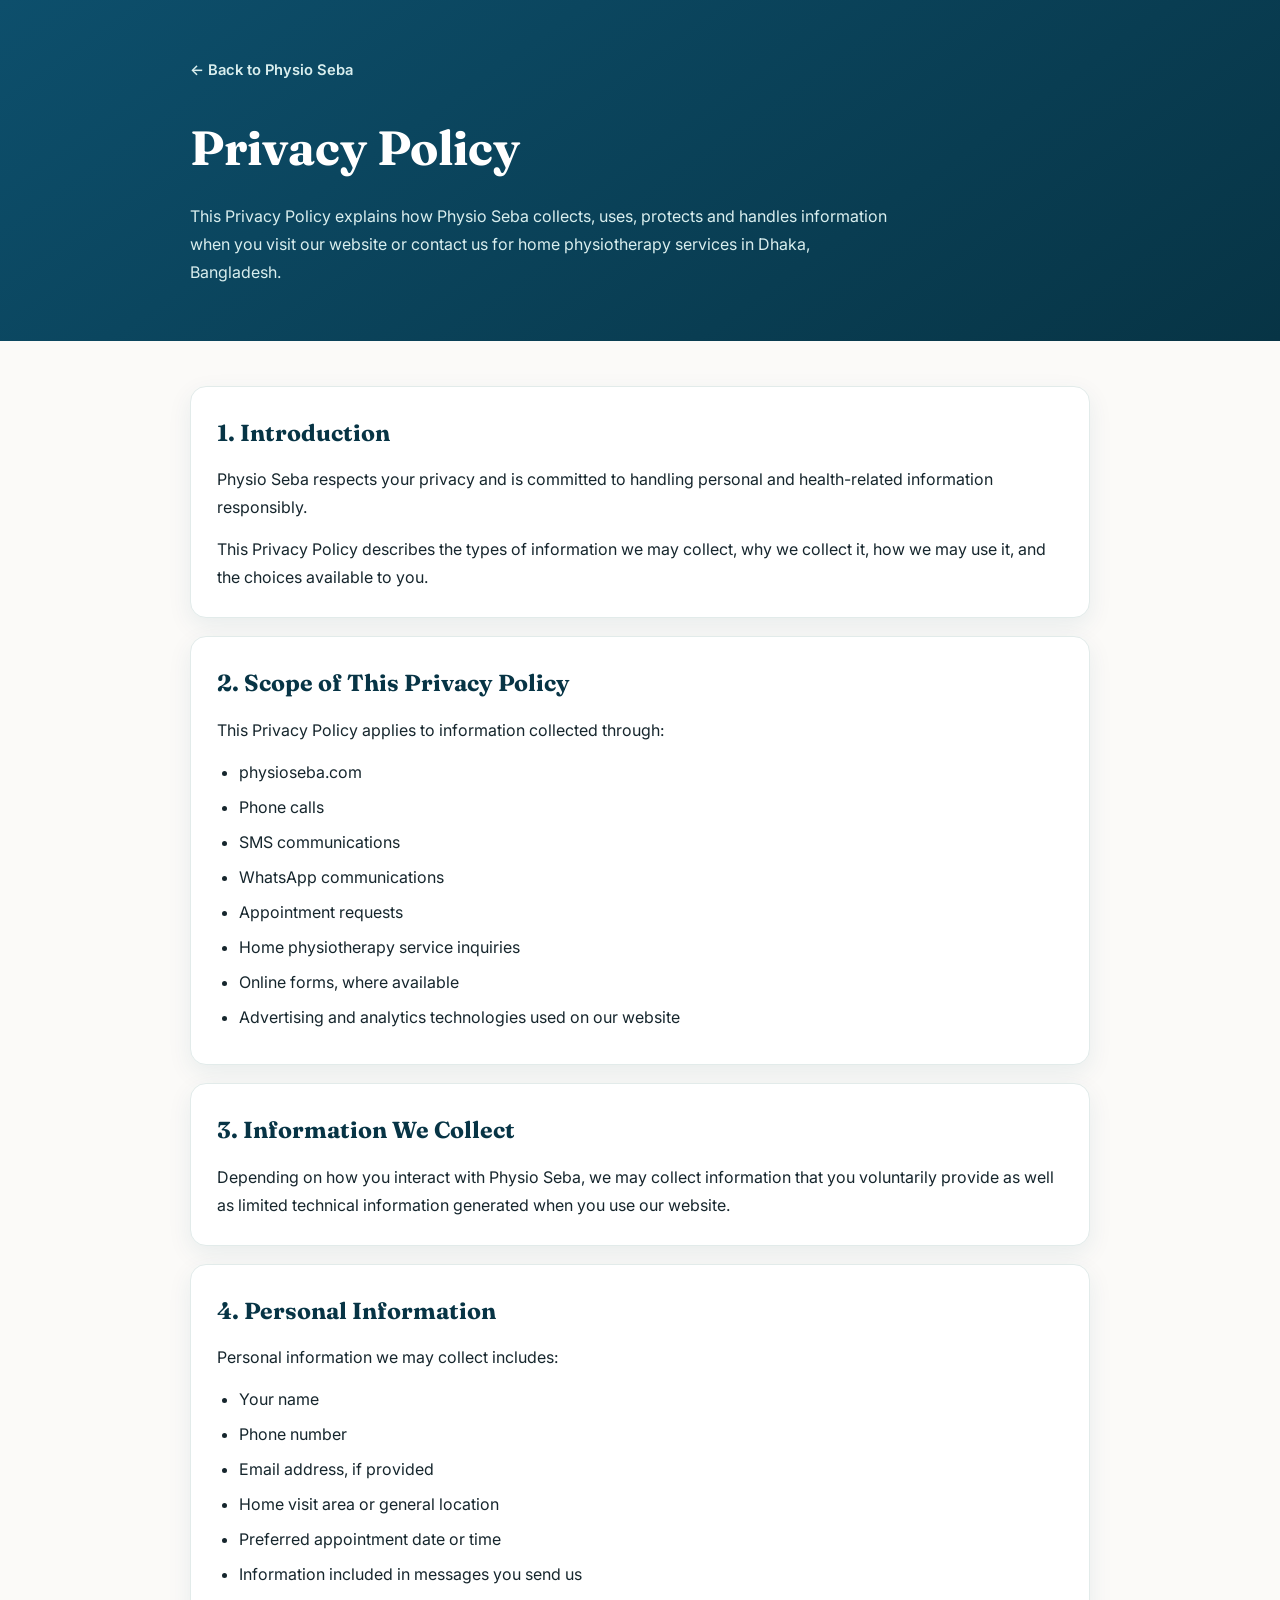
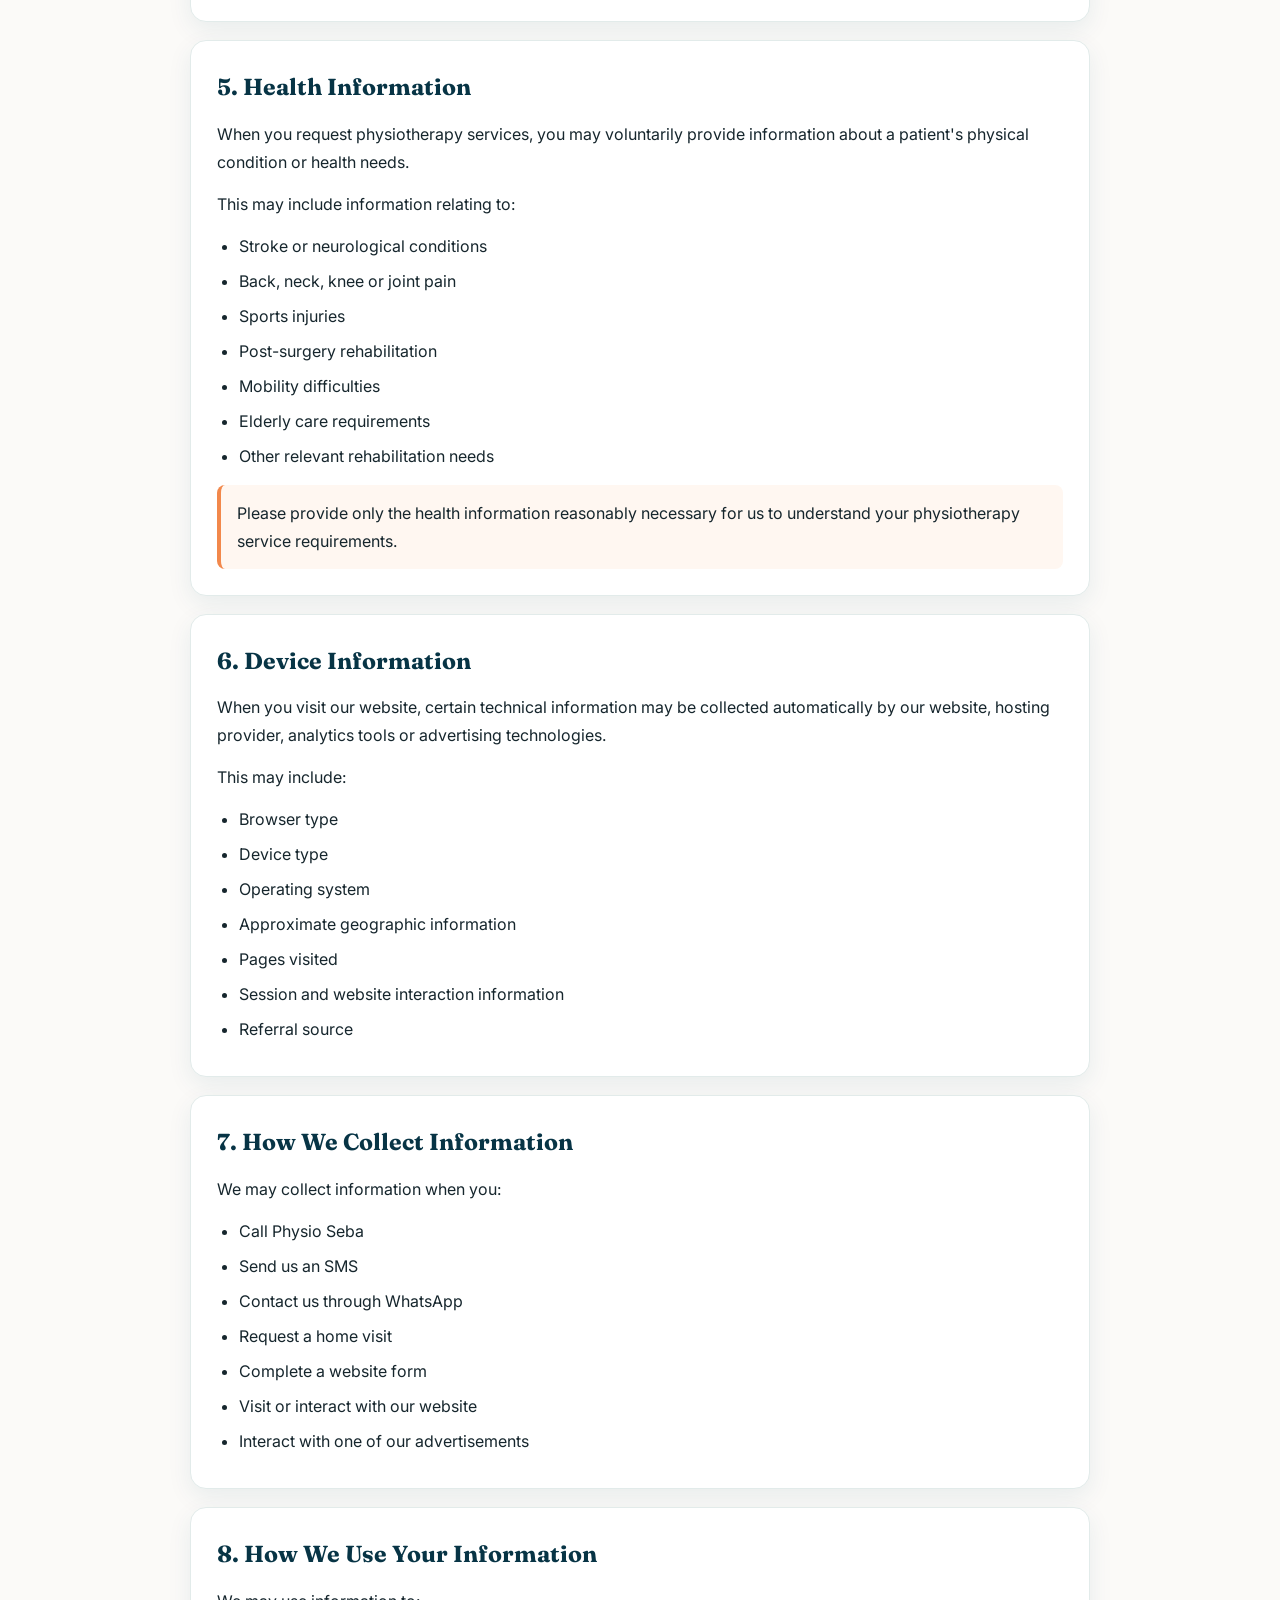
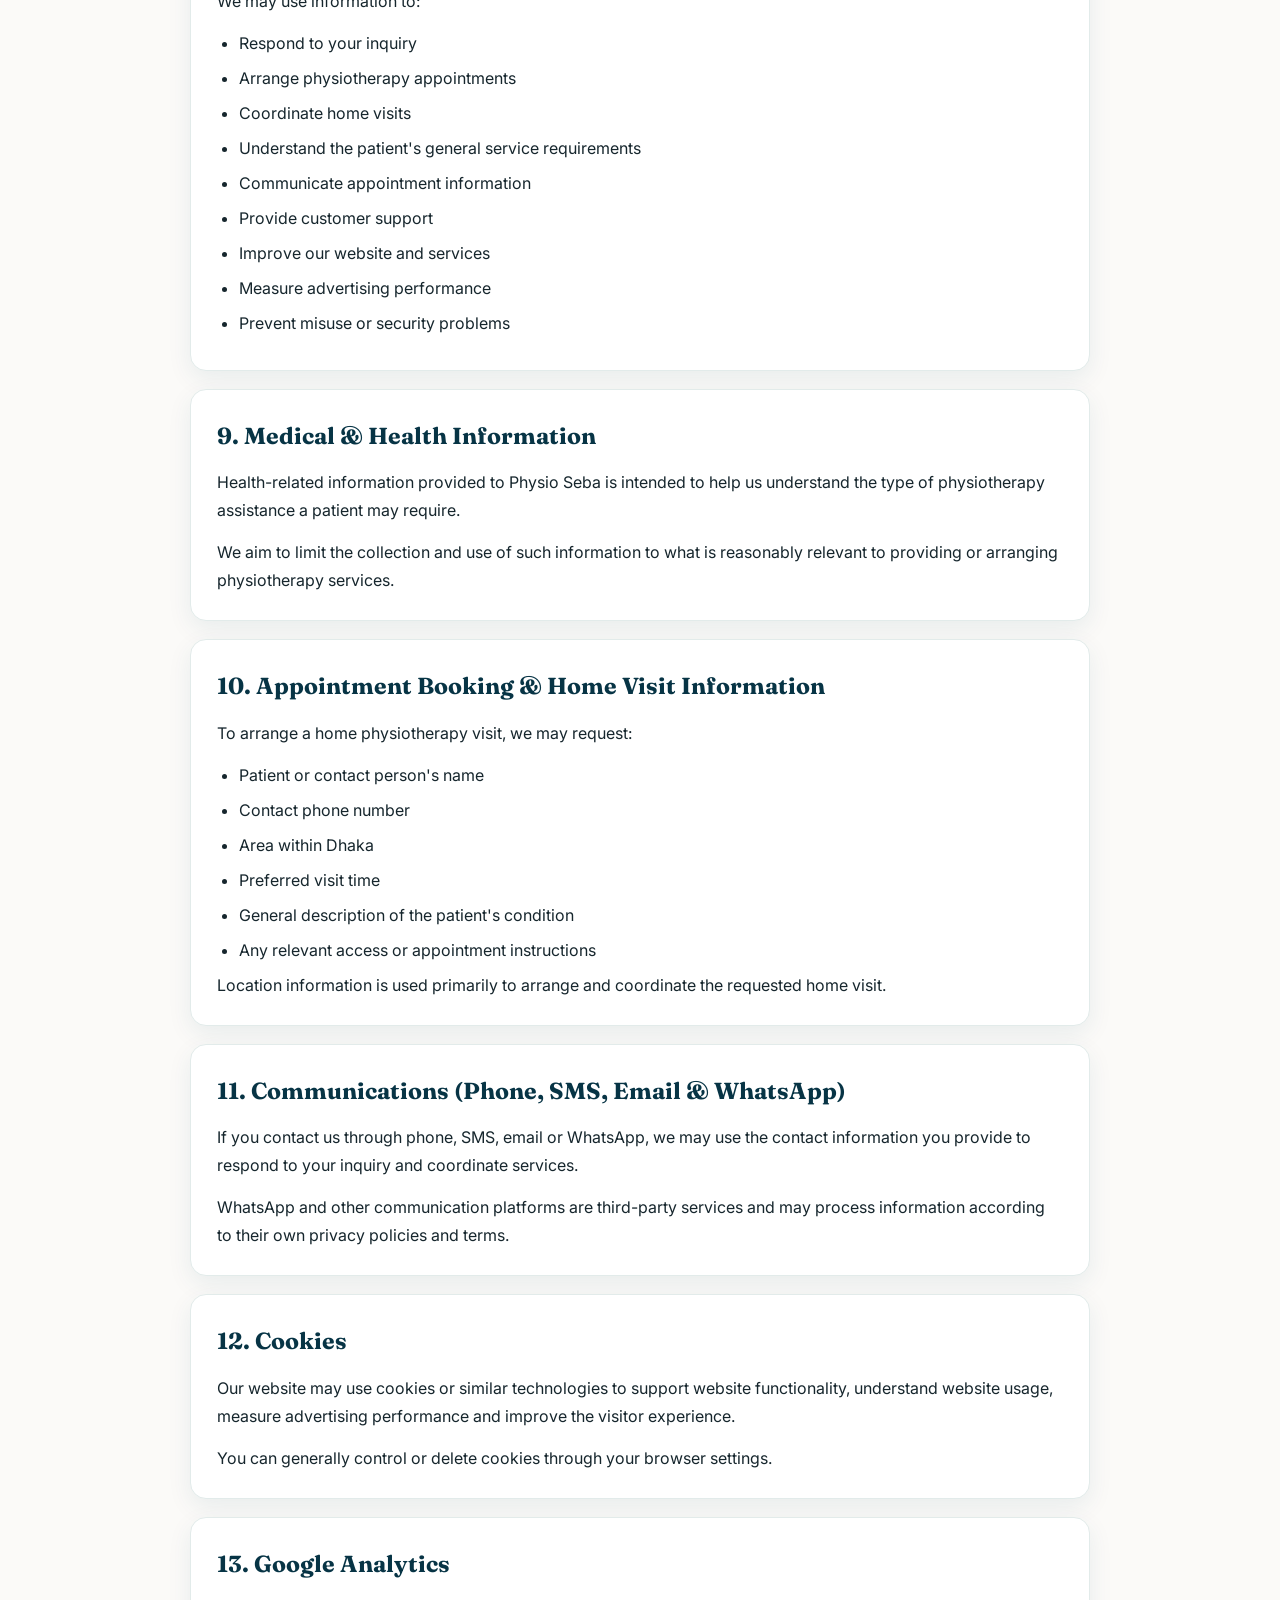
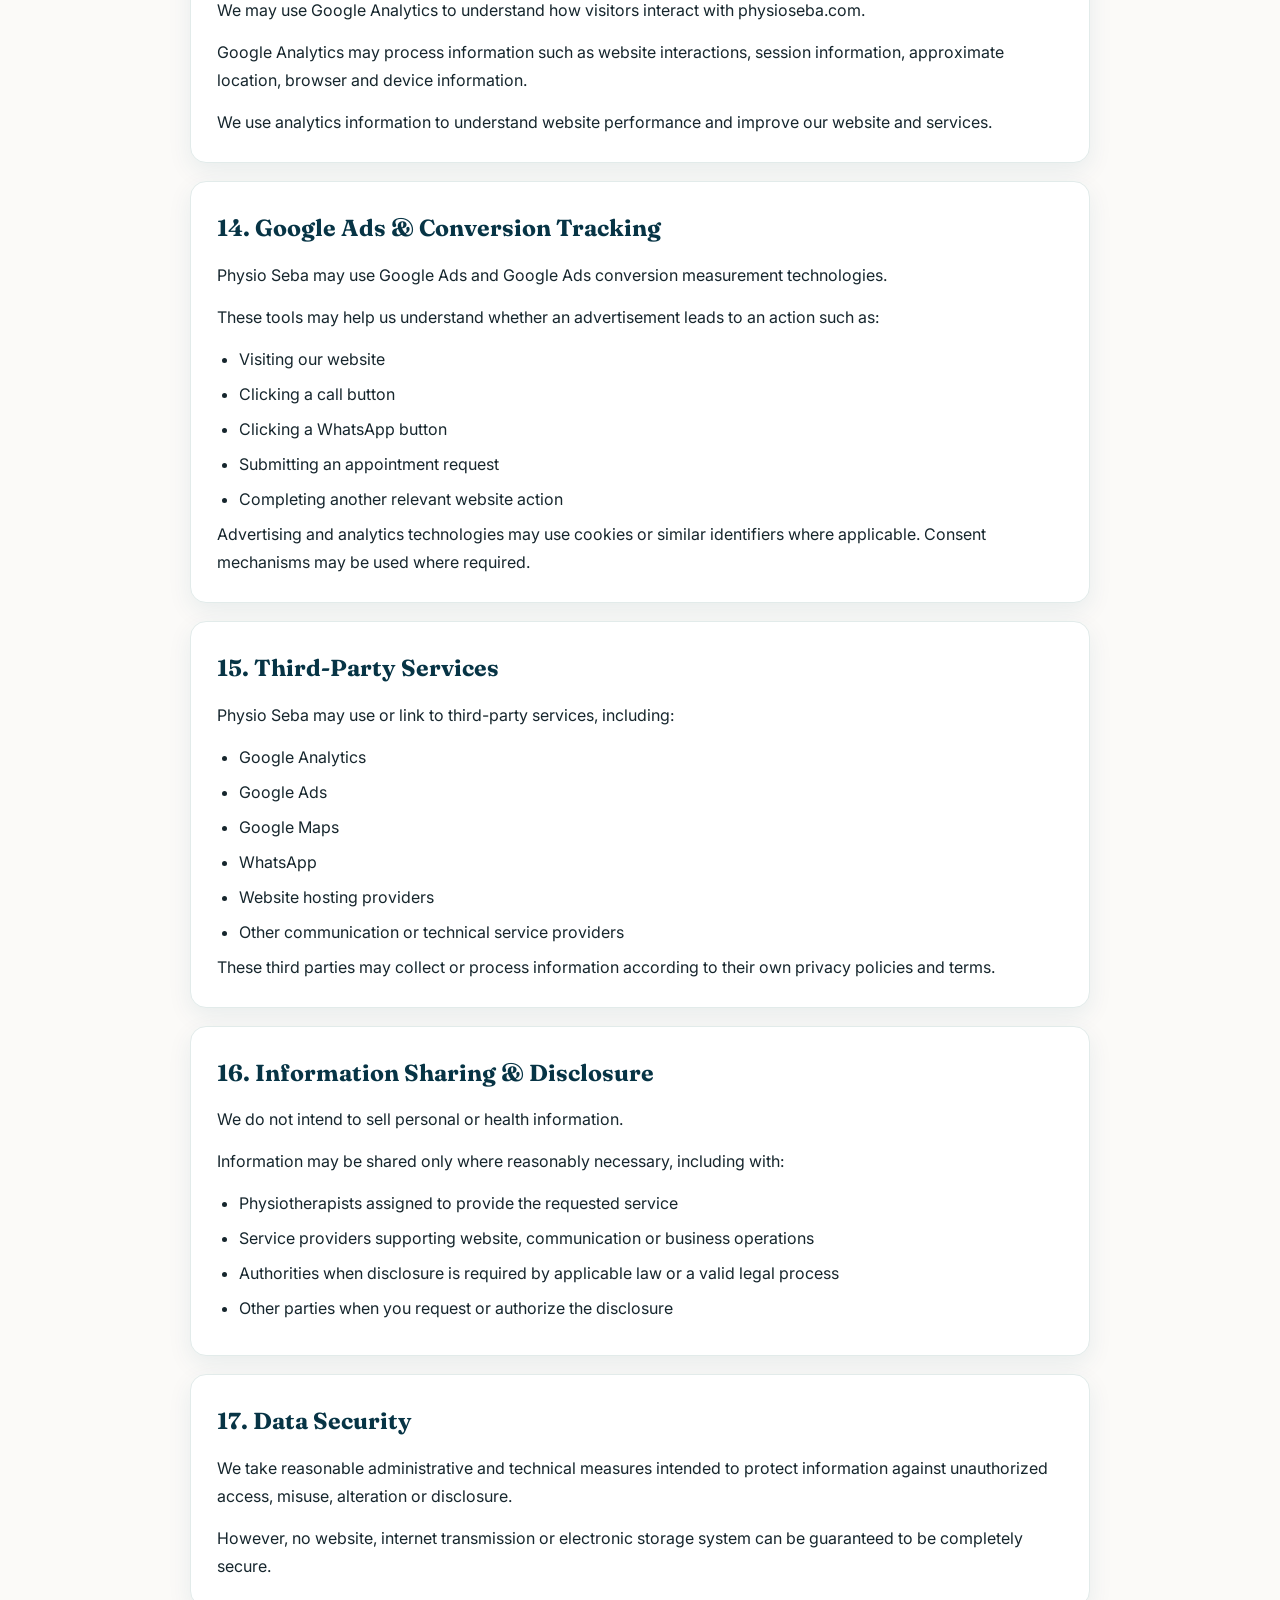
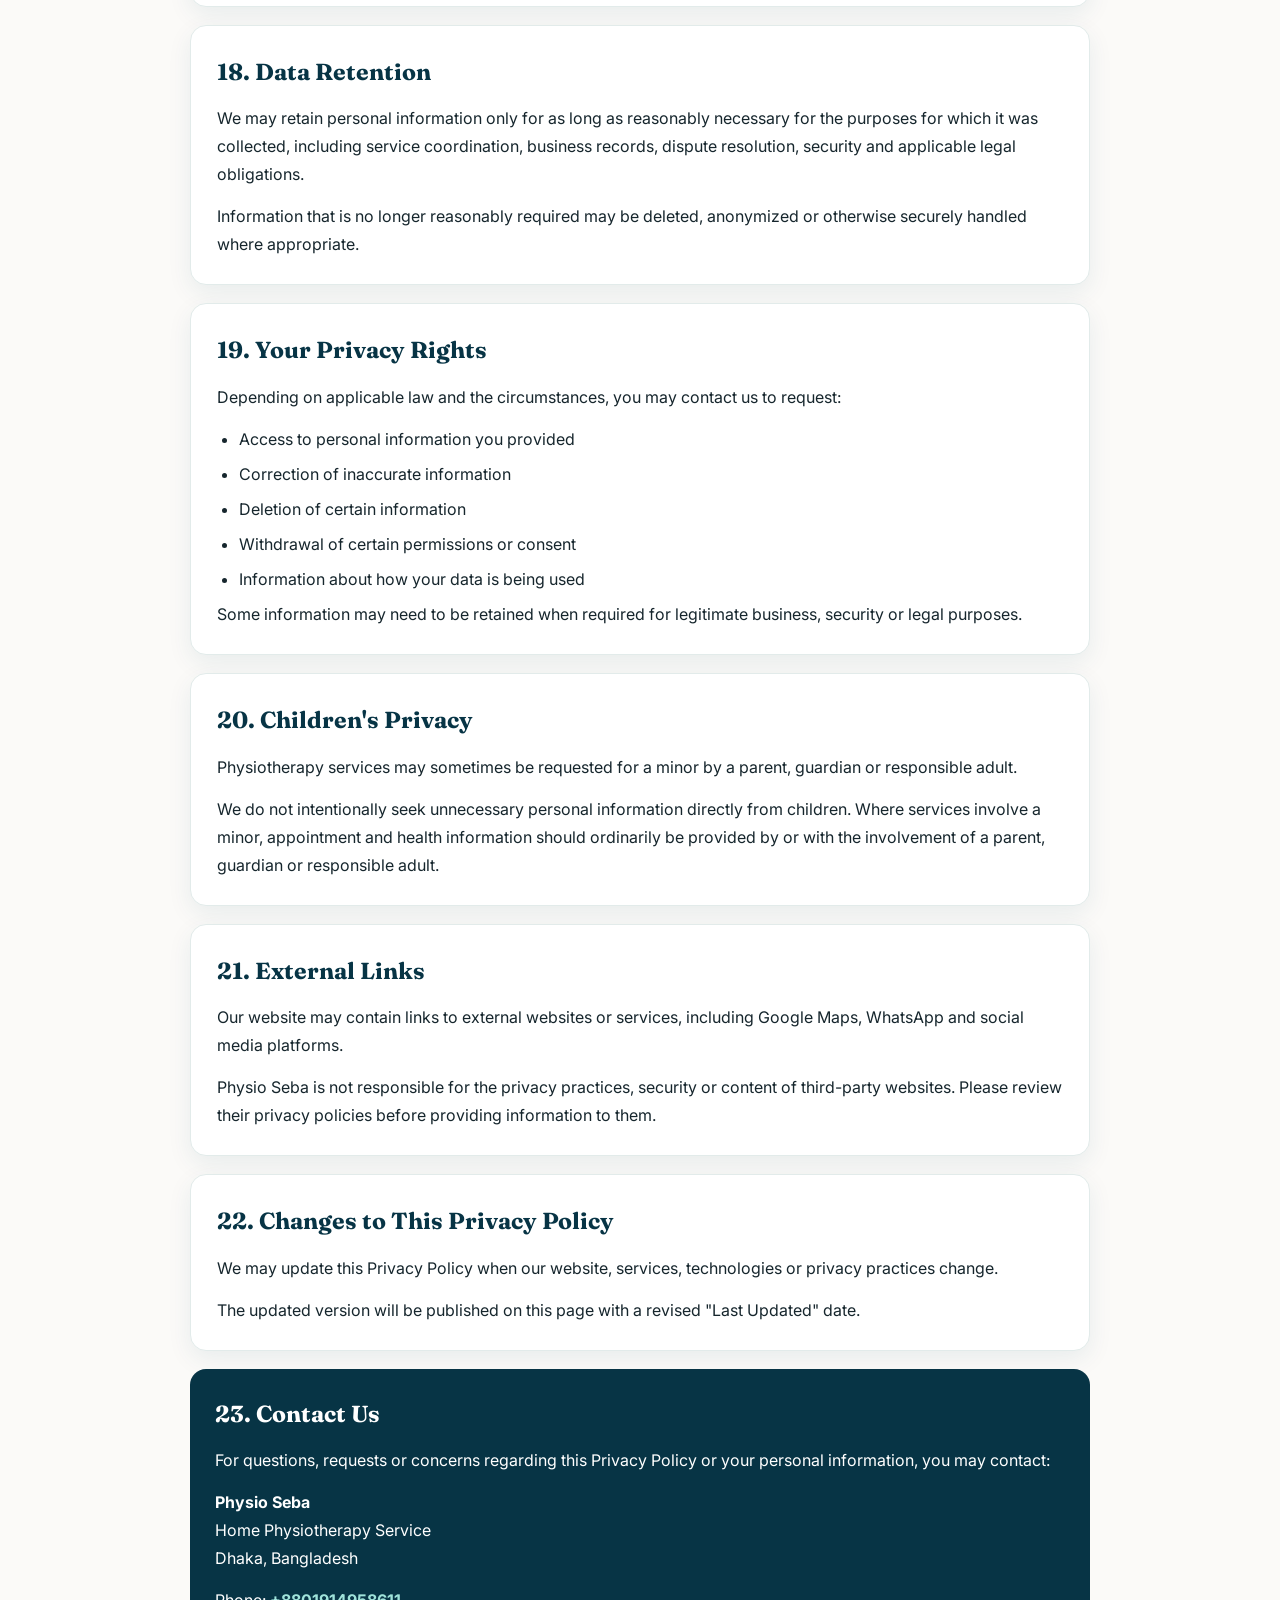
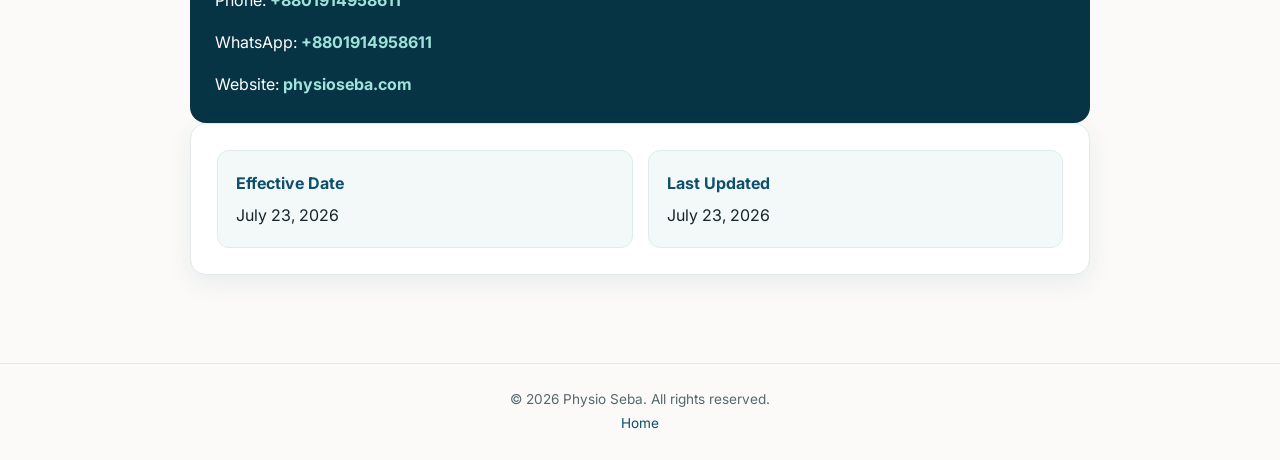
<file: privacy-policy/index.html>
<!DOCTYPE html>
<html lang="en">
<head>
  <meta charset="UTF-8">
  <meta name="viewport" content="width=device-width, initial-scale=1.0">

  <title>Privacy Policy | Physio Seba</title>

  <meta
    name="description"
    content="Privacy Policy of Physio Seba, a home physiotherapy service provider in Dhaka, Bangladesh."
  >

  <meta name="robots" content="index, follow">

  <link
    rel="canonical"
    href="https://physioseba.com/privacy-policy/"
  >

  <meta name="theme-color" content="#0D4F6C">

  <link rel="preconnect" href="https://fonts.googleapis.com">

  <link rel="preconnect"
        href="https://fonts.gstatic.com"
        crossorigin>

  <link
    href="https://fonts.googleapis.com/css2?family=Fraunces:wght@500;600;700&family=Inter:wght@400;500;600;700&display=swap"
    rel="stylesheet"
  >

  <style>

    :root{
      --primary:#0D4F6C;
      --primary-dark:#073445;
      --teal:#1E9E96;
      --accent:#F2884B;
      --bg:#FBFAF8;
      --surface:#FFFFFF;
      --surface-alt:#F3F8F8;
      --text:#16262D;
      --muted:#56686E;
      --border:#E2EBEA;
      --radius:16px;
      --shadow:0 8px 24px rgba(13,79,108,.08);
    }

    *{
      box-sizing:border-box;
    }

    html{
      scroll-behavior:smooth;
    }

    body{
      margin:0;
      font-family:'Inter',Arial,sans-serif;
      color:var(--text);
      background:var(--bg);
      line-height:1.75;
    }

    a{
      color:var(--primary);
      text-decoration:none;
    }

    a:hover{
      text-decoration:underline;
    }

    .container{
      width:min(900px,calc(100% - 32px));
      margin:auto;
    }

    /* Header */

    .header{
      background:linear-gradient(
        145deg,
        var(--primary),
        var(--primary-dark)
      );

      color:#fff;
      padding:55px 0;
    }

    .back-link{
      display:inline-block;
      margin-bottom:22px;
      color:#d9eeee;
      font-size:.92rem;
      font-weight:600;
    }

    .header h1{
      margin:0;
      font-family:'Fraunces',serif;
      font-size:clamp(2rem,5vw,3rem);
    }

    .header p{
      margin:12px 0 0;
      color:#d9eeee;
      max-width:700px;
    }

    /* Main */

    main{
      padding:45px 0 70px;
    }

    .policy-intro{
      background:var(--surface-alt);
      border:1px solid var(--border);
      border-radius:var(--radius);
      padding:22px;
      margin-bottom:32px;
    }

    .policy-section{
      background:var(--surface);
      border:1px solid var(--border);
      border-radius:var(--radius);
      padding:26px;
      margin-bottom:18px;
      box-shadow:var(--shadow);
    }

    h2{
      margin:0 0 12px;
      font-family:'Fraunces',serif;
      color:var(--primary-dark);
      font-size:1.45rem;
    }

    h3{
      color:var(--primary);
      margin:20px 0 8px;
      font-size:1.05rem;
    }

    p{
      margin:0 0 14px;
    }

    p:last-child{
      margin-bottom:0;
    }

    ul{
      padding-left:22px;
      margin:10px 0 0;
    }

    li{
      margin:7px 0;
    }

    .notice{
      border-left:4px solid var(--accent);
      padding:14px 16px;
      background:#fff7f1;
      border-radius:8px;
      margin-top:15px;
    }

    .contact-box{
      background:var(--primary-dark);
      color:#fff;
      border-radius:var(--radius);
      padding:25px;
    }

    .contact-box h2{
      color:#fff;
    }

    .contact-box a{
      color:#9fe3da;
      font-weight:700;
    }

    .dates{
      display:grid;
      grid-template-columns:
        repeat(auto-fit,minmax(220px,1fr));
      gap:15px;
    }

    .date-box{
      background:var(--surface-alt);
      border:1px solid var(--border);
      border-radius:12px;
      padding:18px;
    }

    .date-box strong{
      display:block;
      color:var(--primary);
      margin-bottom:4px;
    }

    footer{
      border-top:1px solid var(--border);
      padding:24px 0;
      text-align:center;
      color:var(--muted);
      font-size:.85rem;
    }

  </style>
</head>

<body>

<header class="header">
  <div class="container">

    <a
      class="back-link"
      href="https://physioseba.com/"
    >
      ← Back to Physio Seba
    </a>

    <h1>Privacy Policy</h1>

    <p>
      This Privacy Policy explains how Physio Seba
      collects, uses, protects and handles information
      when you visit our website or contact us for
      home physiotherapy services in Dhaka, Bangladesh.
    </p>

  </div>
</header>


<main>
<div class="container">


  <!-- INTRODUCTION -->

  <section class="policy-section">

    <h2>1. Introduction</h2>

    <p>
      Physio Seba respects your privacy and is committed
      to handling personal and health-related information
      responsibly.
    </p>

    <p>
      This Privacy Policy describes the types of information
      we may collect, why we collect it, how we may use it,
      and the choices available to you.
    </p>

  </section>


  <!-- SCOPE -->

  <section class="policy-section">

    <h2>2. Scope of This Privacy Policy</h2>

    <p>
      This Privacy Policy applies to information collected
      through:
    </p>

    <ul>
      <li>physioseba.com</li>
      <li>Phone calls</li>
      <li>SMS communications</li>
      <li>WhatsApp communications</li>
      <li>Appointment requests</li>
      <li>Home physiotherapy service inquiries</li>
      <li>Online forms, where available</li>
      <li>Advertising and analytics technologies used on our website</li>
    </ul>

  </section>


  <!-- INFORMATION WE COLLECT -->

  <section class="policy-section">

    <h2>3. Information We Collect</h2>

    <p>
      Depending on how you interact with Physio Seba,
      we may collect information that you voluntarily
      provide as well as limited technical information
      generated when you use our website.
    </p>

  </section>


  <!-- PERSONAL INFORMATION -->

  <section class="policy-section">

    <h2>4. Personal Information</h2>

    <p>
      Personal information we may collect includes:
    </p>

    <ul>
      <li>Your name</li>
      <li>Phone number</li>
      <li>Email address, if provided</li>
      <li>Home visit area or general location</li>
      <li>Preferred appointment date or time</li>
      <li>Information included in messages you send us</li>
    </ul>

  </section>


  <!-- HEALTH INFORMATION -->

  <section class="policy-section">

    <h2>5. Health Information</h2>

    <p>
      When you request physiotherapy services, you may
      voluntarily provide information about a patient's
      physical condition or health needs.
    </p>

    <p>
      This may include information relating to:
    </p>

    <ul>
      <li>Stroke or neurological conditions</li>
      <li>Back, neck, knee or joint pain</li>
      <li>Sports injuries</li>
      <li>Post-surgery rehabilitation</li>
      <li>Mobility difficulties</li>
      <li>Elderly care requirements</li>
      <li>Other relevant rehabilitation needs</li>
    </ul>

    <div class="notice">
      Please provide only the health information reasonably
      necessary for us to understand your physiotherapy
      service requirements.
    </div>

  </section>


  <!-- DEVICE INFORMATION -->

  <section class="policy-section">

    <h2>6. Device Information</h2>

    <p>
      When you visit our website, certain technical
      information may be collected automatically by
      our website, hosting provider, analytics tools
      or advertising technologies.
    </p>

    <p>
      This may include:
    </p>

    <ul>
      <li>Browser type</li>
      <li>Device type</li>
      <li>Operating system</li>
      <li>Approximate geographic information</li>
      <li>Pages visited</li>
      <li>Session and website interaction information</li>
      <li>Referral source</li>
    </ul>

  </section>


  <!-- HOW COLLECT -->

  <section class="policy-section">

    <h2>7. How We Collect Information</h2>

    <p>
      We may collect information when you:
    </p>

    <ul>
      <li>Call Physio Seba</li>
      <li>Send us an SMS</li>
      <li>Contact us through WhatsApp</li>
      <li>Request a home visit</li>
      <li>Complete a website form</li>
      <li>Visit or interact with our website</li>
      <li>Interact with one of our advertisements</li>
    </ul>

  </section>


  <!-- USE -->

  <section class="policy-section">

    <h2>8. How We Use Your Information</h2>

    <p>
      We may use information to:
    </p>

    <ul>
      <li>Respond to your inquiry</li>
      <li>Arrange physiotherapy appointments</li>
      <li>Coordinate home visits</li>
      <li>Understand the patient's general service requirements</li>
      <li>Communicate appointment information</li>
      <li>Provide customer support</li>
      <li>Improve our website and services</li>
      <li>Measure advertising performance</li>
      <li>Prevent misuse or security problems</li>
    </ul>

  </section>


  <!-- MEDICAL -->

  <section class="policy-section">

    <h2>9. Medical &amp; Health Information</h2>

    <p>
      Health-related information provided to Physio Seba
      is intended to help us understand the type of
      physiotherapy assistance a patient may require.
    </p>

    <p>
      We aim to limit the collection and use of such
      information to what is reasonably relevant to
      providing or arranging physiotherapy services.
    </p>

  </section>


  <!-- APPOINTMENT -->

  <section class="policy-section">

    <h2>10. Appointment Booking &amp; Home Visit Information</h2>

    <p>
      To arrange a home physiotherapy visit, we may request:
    </p>

    <ul>
      <li>Patient or contact person's name</li>
      <li>Contact phone number</li>
      <li>Area within Dhaka</li>
      <li>Preferred visit time</li>
      <li>General description of the patient's condition</li>
      <li>Any relevant access or appointment instructions</li>
    </ul>

    <p>
      Location information is used primarily to arrange
      and coordinate the requested home visit.
    </p>

  </section>


  <!-- COMMUNICATION -->

  <section class="policy-section">

    <h2>11. Communications (Phone, SMS, Email &amp; WhatsApp)</h2>

    <p>
      If you contact us through phone, SMS, email or
      WhatsApp, we may use the contact information you
      provide to respond to your inquiry and coordinate
      services.
    </p>

    <p>
      WhatsApp and other communication platforms are
      third-party services and may process information
      according to their own privacy policies and terms.
    </p>

  </section>


  <!-- COOKIES -->

  <section class="policy-section">

    <h2>12. Cookies</h2>

    <p>
      Our website may use cookies or similar technologies
      to support website functionality, understand website
      usage, measure advertising performance and improve
      the visitor experience.
    </p>

    <p>
      You can generally control or delete cookies through
      your browser settings.
    </p>

  </section>


  <!-- ANALYTICS -->

  <section class="policy-section">

    <h2>13. Google Analytics</h2>

    <p>
      We may use Google Analytics to understand how
      visitors interact with physioseba.com.
    </p>

    <p>
      Google Analytics may process information such as
      website interactions, session information,
      approximate location, browser and device information.
    </p>

    <p>
      We use analytics information to understand website
      performance and improve our website and services.
    </p>

  </section>


  <!-- GOOGLE ADS -->

  <section class="policy-section">

    <h2>14. Google Ads &amp; Conversion Tracking</h2>

    <p>
      Physio Seba may use Google Ads and Google Ads
      conversion measurement technologies.
    </p>

    <p>
      These tools may help us understand whether an
      advertisement leads to an action such as:
    </p>

    <ul>
      <li>Visiting our website</li>
      <li>Clicking a call button</li>
      <li>Clicking a WhatsApp button</li>
      <li>Submitting an appointment request</li>
      <li>Completing another relevant website action</li>
    </ul>

    <p>
      Advertising and analytics technologies may use
      cookies or similar identifiers where applicable.
      Consent mechanisms may be used where required.
    </p>

  </section>


  <!-- THIRD PARTY -->

  <section class="policy-section">

    <h2>15. Third-Party Services</h2>

    <p>
      Physio Seba may use or link to third-party services,
      including:
    </p>

    <ul>
      <li>Google Analytics</li>
      <li>Google Ads</li>
      <li>Google Maps</li>
      <li>WhatsApp</li>
      <li>Website hosting providers</li>
      <li>Other communication or technical service providers</li>
    </ul>

    <p>
      These third parties may collect or process information
      according to their own privacy policies and terms.
    </p>

  </section>


  <!-- SHARING -->

  <section class="policy-section">

    <h2>16. Information Sharing &amp; Disclosure</h2>

    <p>
      We do not intend to sell personal or health
      information.
    </p>

    <p>
      Information may be shared only where reasonably
      necessary, including with:
    </p>

    <ul>
      <li>
        Physiotherapists assigned to provide the requested service
      </li>

      <li>
        Service providers supporting website, communication
        or business operations
      </li>

      <li>
        Authorities when disclosure is required by applicable law
        or a valid legal process
      </li>

      <li>
        Other parties when you request or authorize the disclosure
      </li>
    </ul>

  </section>


  <!-- SECURITY -->

  <section class="policy-section">

    <h2>17. Data Security</h2>

    <p>
      We take reasonable administrative and technical
      measures intended to protect information against
      unauthorized access, misuse, alteration or disclosure.
    </p>

    <p>
      However, no website, internet transmission or
      electronic storage system can be guaranteed to
      be completely secure.
    </p>

  </section>


  <!-- RETENTION -->

  <section class="policy-section">

    <h2>18. Data Retention</h2>

    <p>
      We may retain personal information only for as long
      as reasonably necessary for the purposes for which
      it was collected, including service coordination,
      business records, dispute resolution, security and
      applicable legal obligations.
    </p>

    <p>
      Information that is no longer reasonably required
      may be deleted, anonymized or otherwise securely
      handled where appropriate.
    </p>

  </section>


  <!-- RIGHTS -->

  <section class="policy-section">

    <h2>19. Your Privacy Rights</h2>

    <p>
      Depending on applicable law and the circumstances,
      you may contact us to request:
    </p>

    <ul>
      <li>Access to personal information you provided</li>
      <li>Correction of inaccurate information</li>
      <li>Deletion of certain information</li>
      <li>Withdrawal of certain permissions or consent</li>
      <li>Information about how your data is being used</li>
    </ul>

    <p>
      Some information may need to be retained when
      required for legitimate business, security or
      legal purposes.
    </p>

  </section>


  <!-- CHILDREN -->

  <section class="policy-section">

    <h2>20. Children's Privacy</h2>

    <p>
      Physiotherapy services may sometimes be requested
      for a minor by a parent, guardian or responsible
      adult.
    </p>

    <p>
      We do not intentionally seek unnecessary personal
      information directly from children. Where services
      involve a minor, appointment and health information
      should ordinarily be provided by or with the
      involvement of a parent, guardian or responsible
      adult.
    </p>

  </section>


  <!-- EXTERNAL LINKS -->

  <section class="policy-section">

    <h2>21. External Links</h2>

    <p>
      Our website may contain links to external websites
      or services, including Google Maps, WhatsApp and
      social media platforms.
    </p>

    <p>
      Physio Seba is not responsible for the privacy
      practices, security or content of third-party
      websites. Please review their privacy policies
      before providing information to them.
    </p>

  </section>


  <!-- CHANGES -->

  <section class="policy-section">

    <h2>22. Changes to This Privacy Policy</h2>

    <p>
      We may update this Privacy Policy when our website,
      services, technologies or privacy practices change.
    </p>

    <p>
      The updated version will be published on this page
      with a revised "Last Updated" date.
    </p>

  </section>


  <!-- CONTACT -->

  <section class="contact-box">

    <h2>23. Contact Us</h2>

    <p>
      For questions, requests or concerns regarding this
      Privacy Policy or your personal information, you may
      contact:
    </p>

    <p>
      <strong>Physio Seba</strong><br>
      Home Physiotherapy Service<br>
      Dhaka, Bangladesh
    </p>

    <p>
      Phone:
      <a href="tel:+8801914958611">
        +8801914958611
      </a>
    </p>

    <p>
      WhatsApp:
      <a
        href="https://wa.me/8801914958611"
        target="_blank"
        rel="noopener"
      >
        +8801914958611
      </a>
    </p>

    <p>
      Website:
      <a href="https://physioseba.com/">
        physioseba.com
      </a>
    </p>

  </section>


  <!-- DATES -->

  <section class="policy-section">

    <div class="dates">

      <div class="date-box">
        <strong>Effective Date</strong>
        July 23, 2026
      </div>

      <div class="date-box">
        <strong>Last Updated</strong>
        July 23, 2026
      </div>

    </div>

  </section>


</div>
</main>


<footer>

  <div class="container">

    © 2026 Physio Seba.
    All rights reserved.

    <br>

    <a href="https://physioseba.com/">
      Home
    </a>

  </div>

</footer>


</body>
</html>
</file>
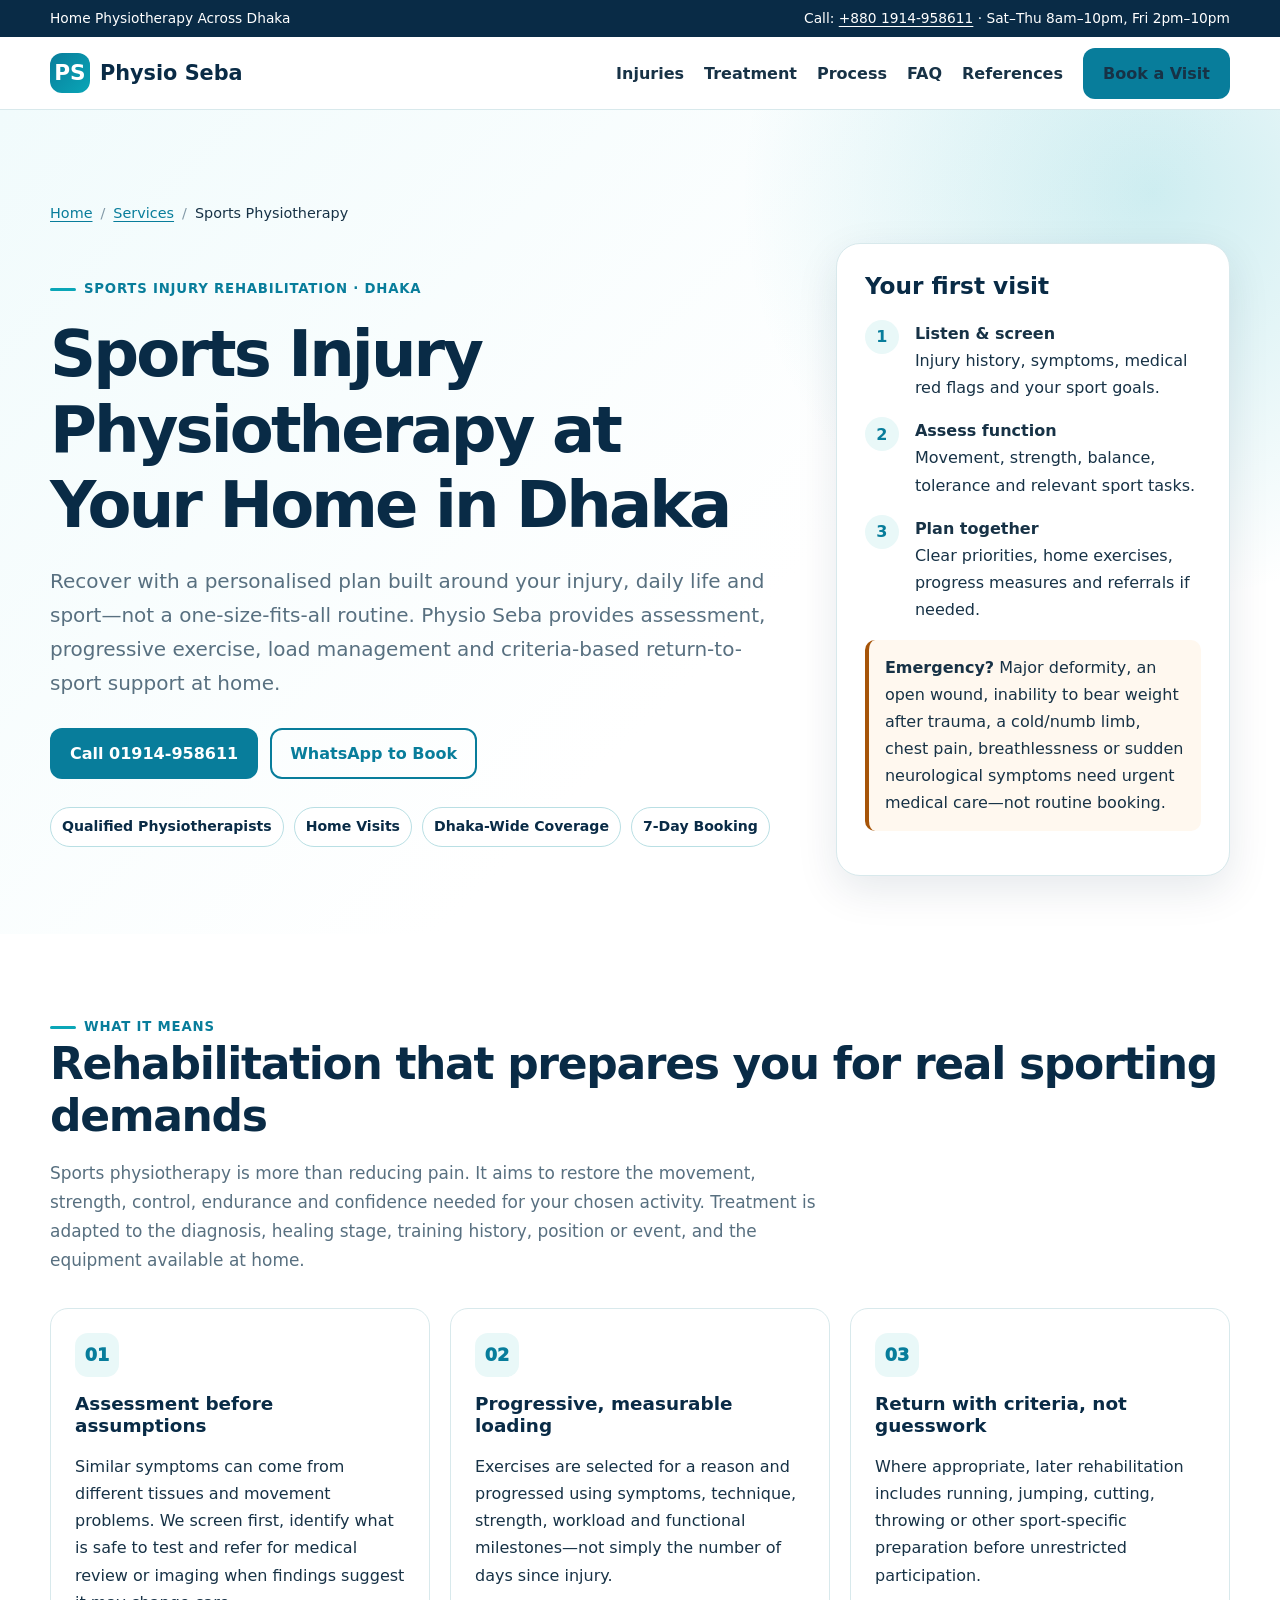
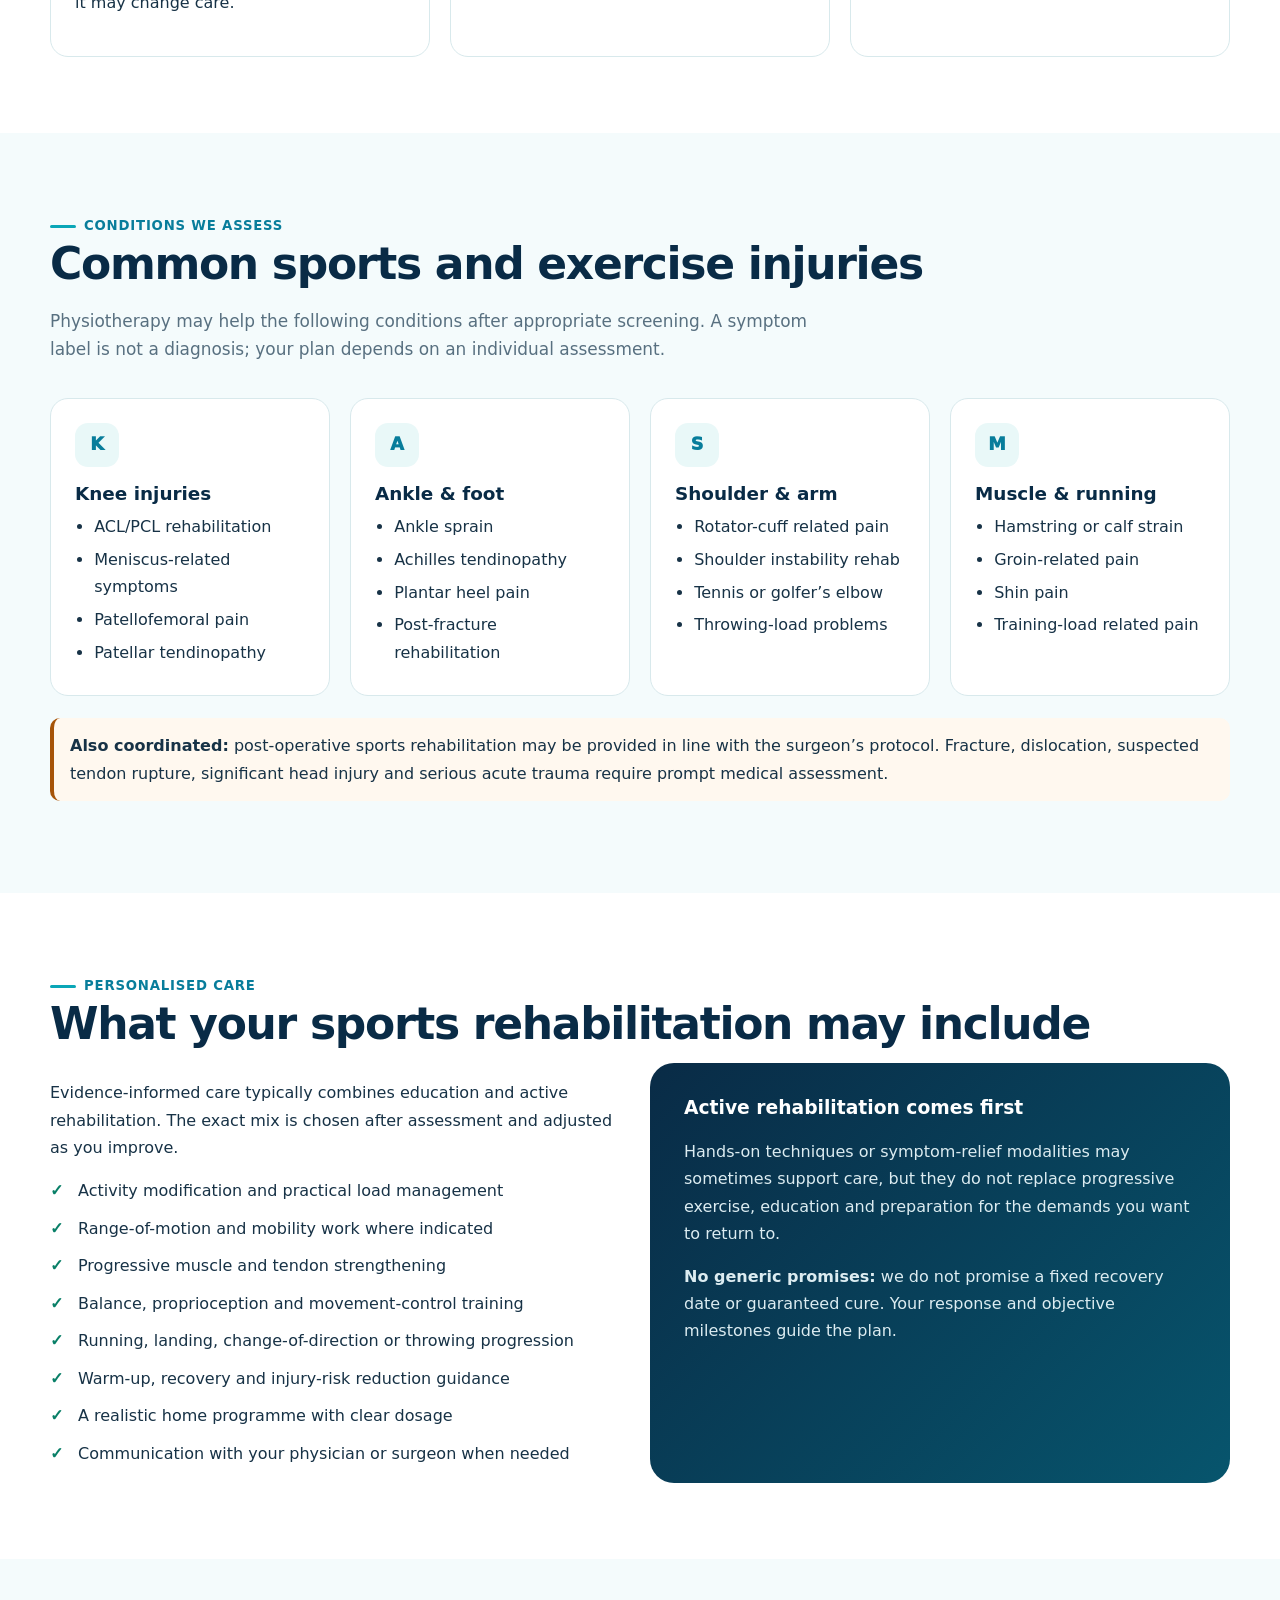
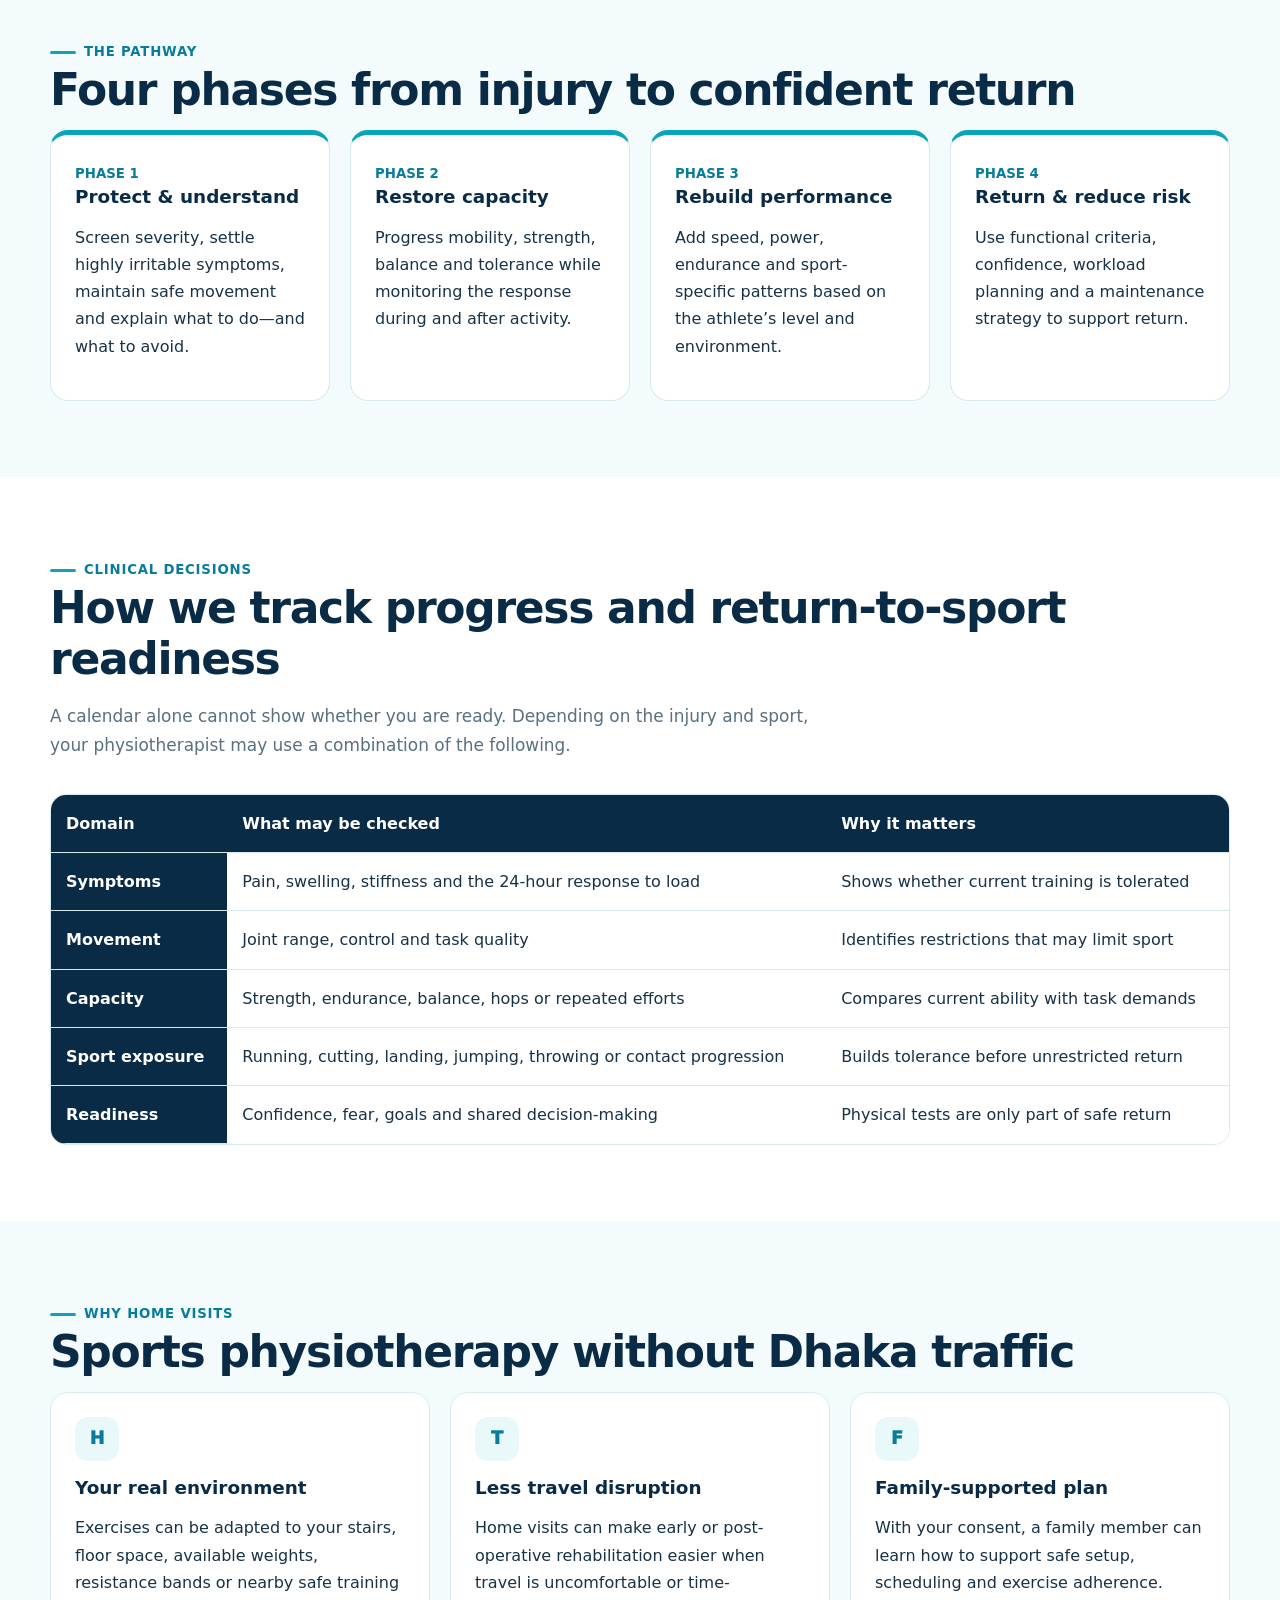
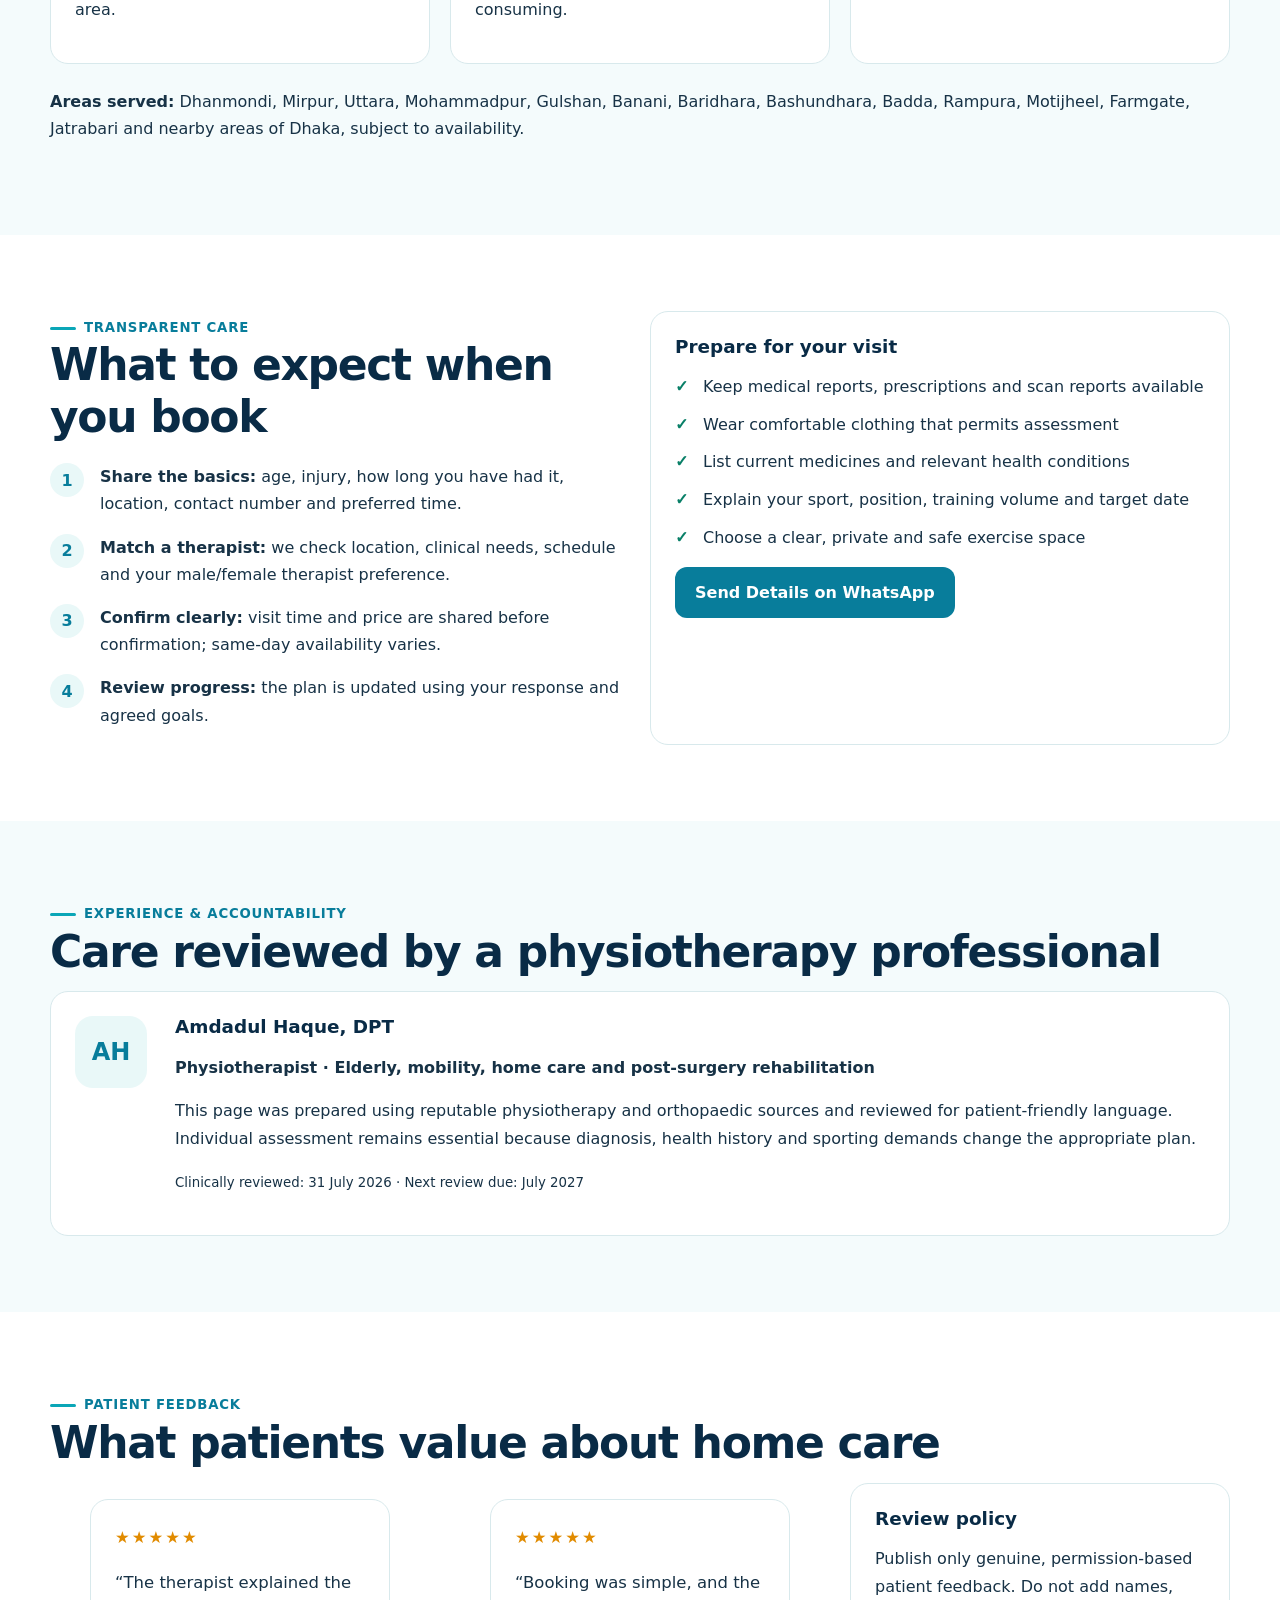
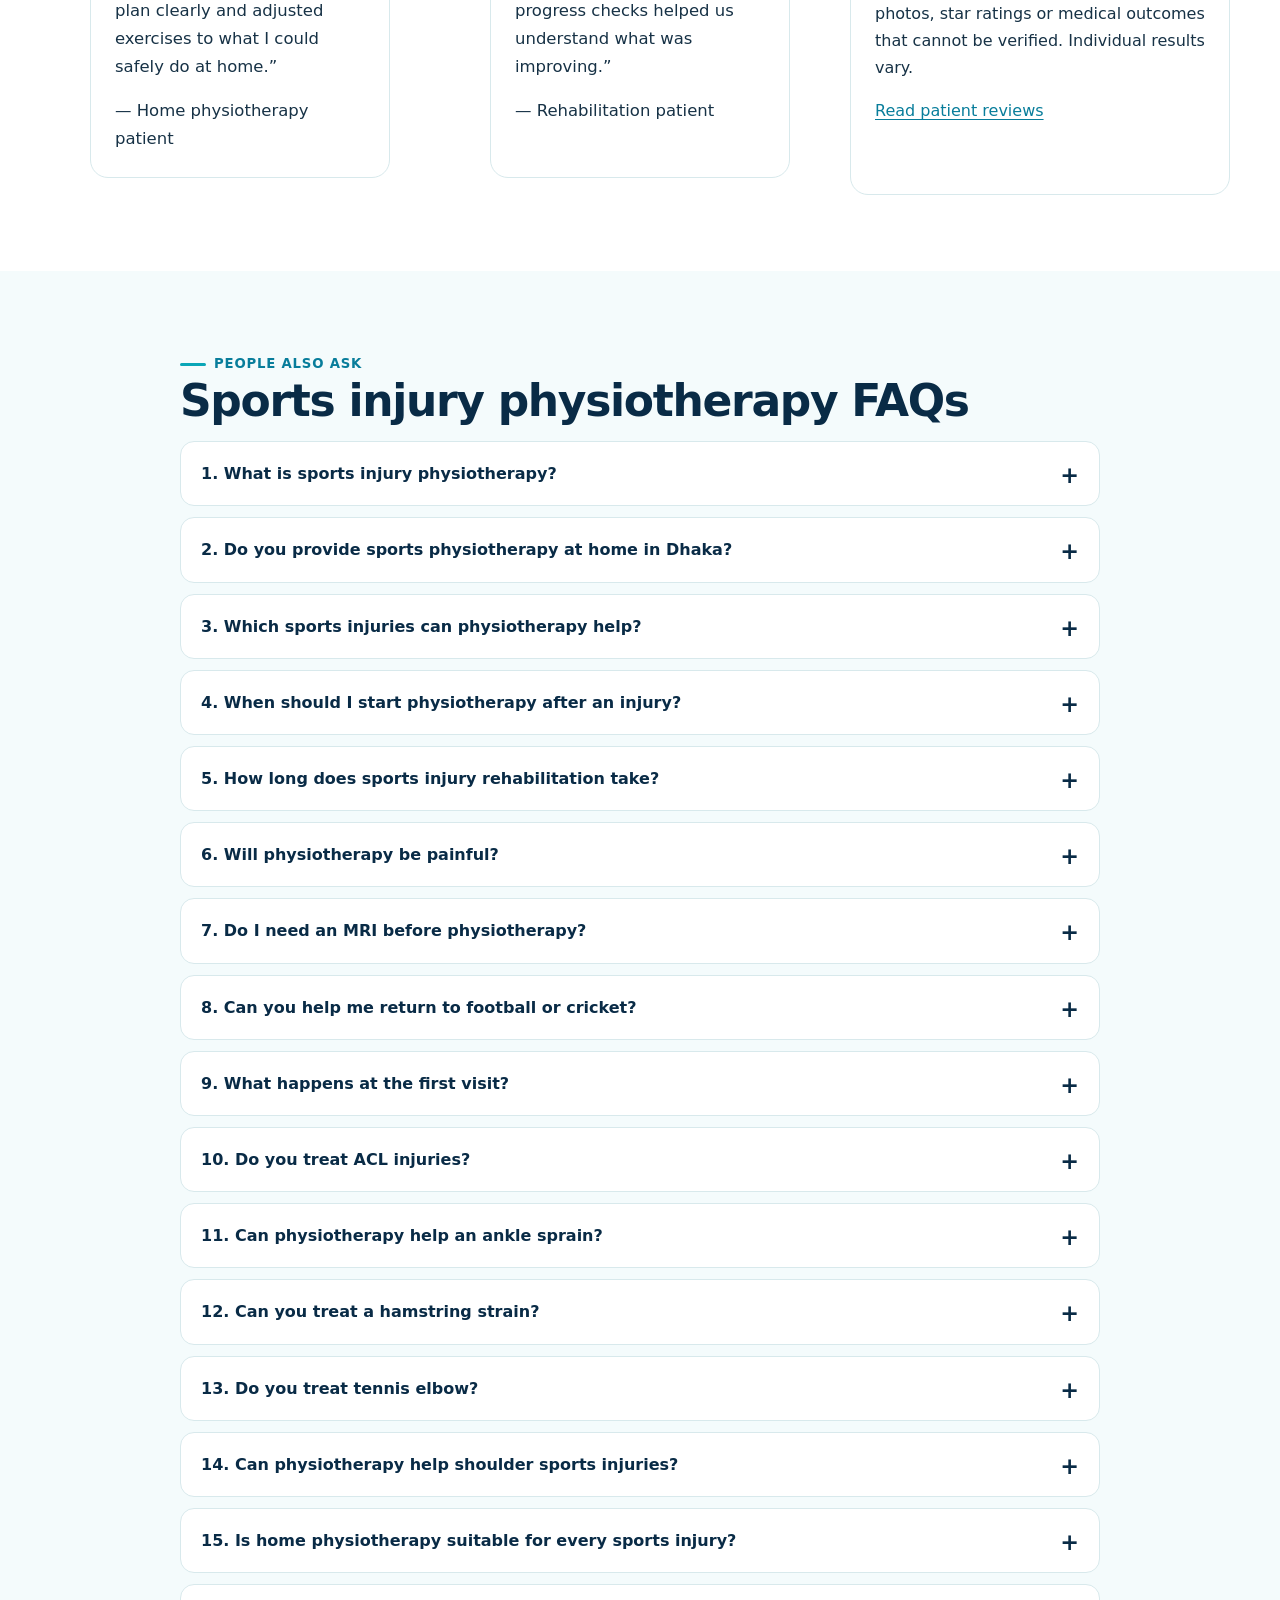
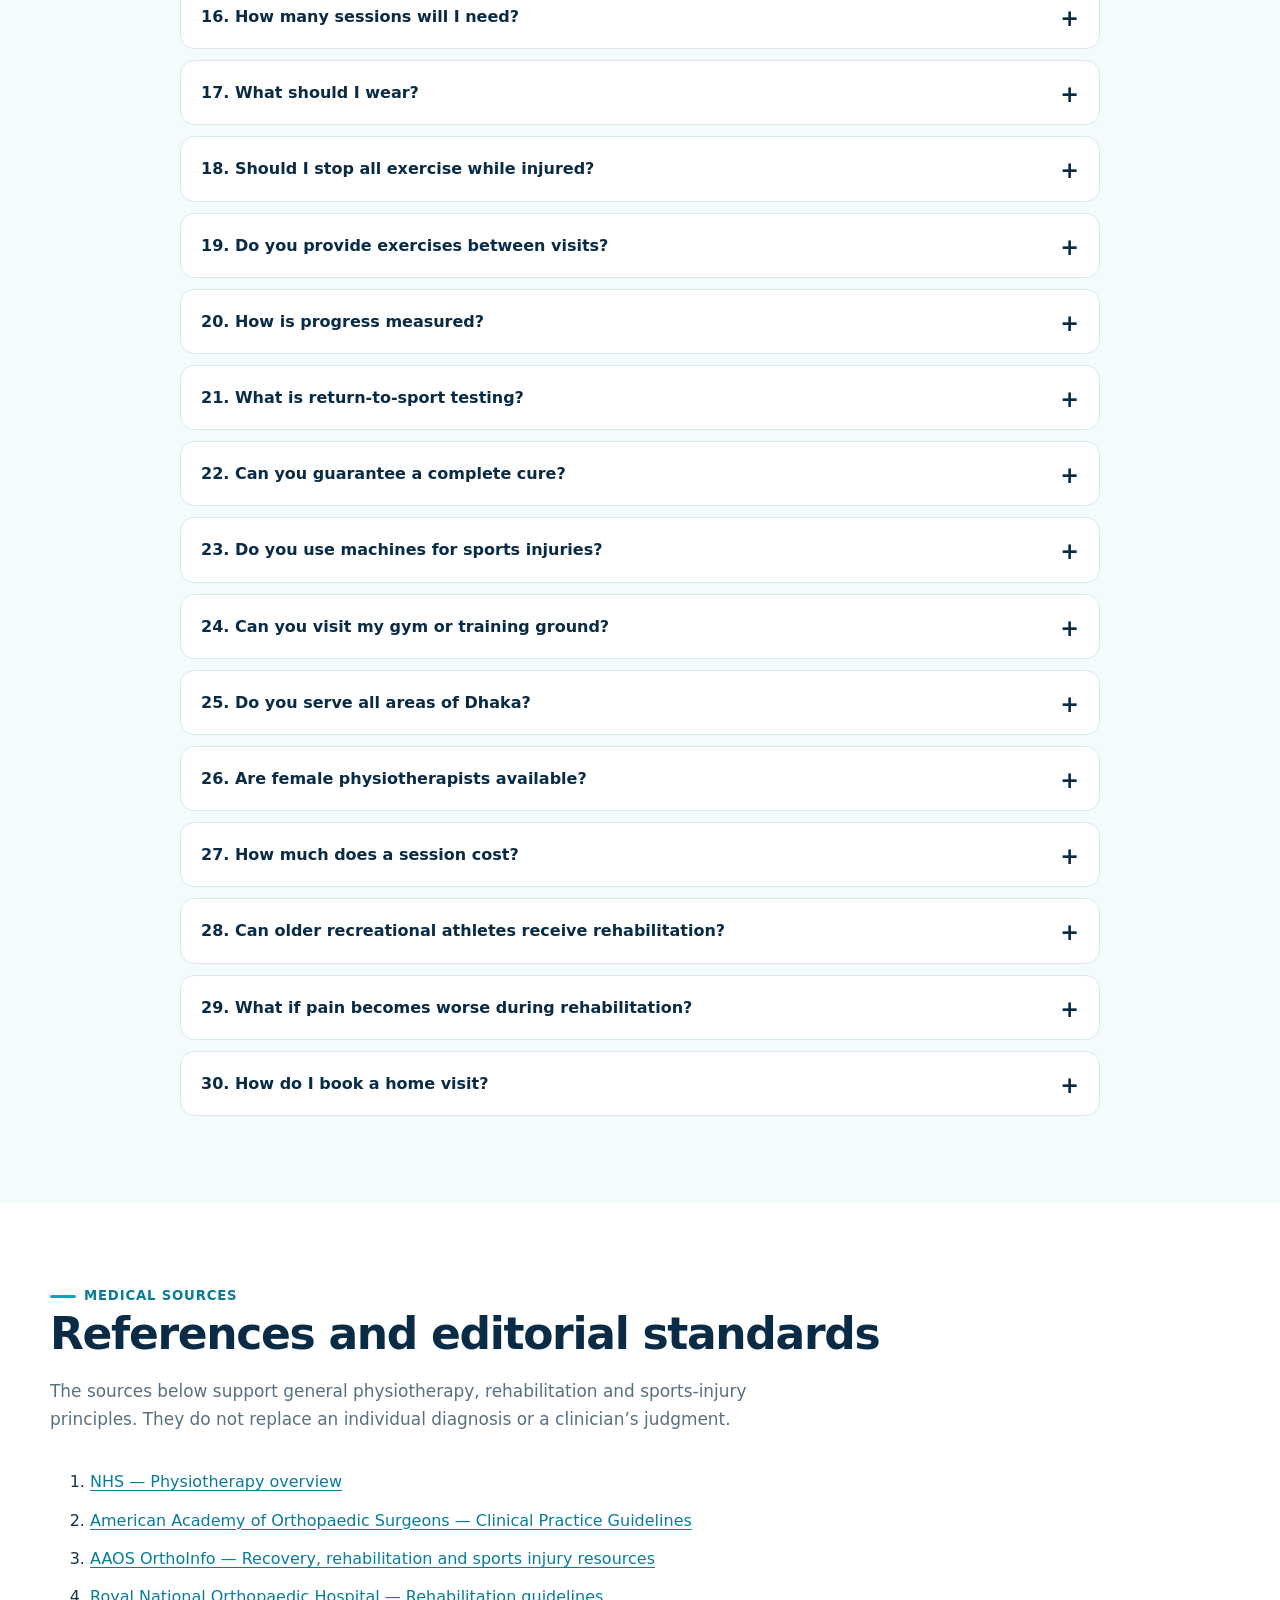
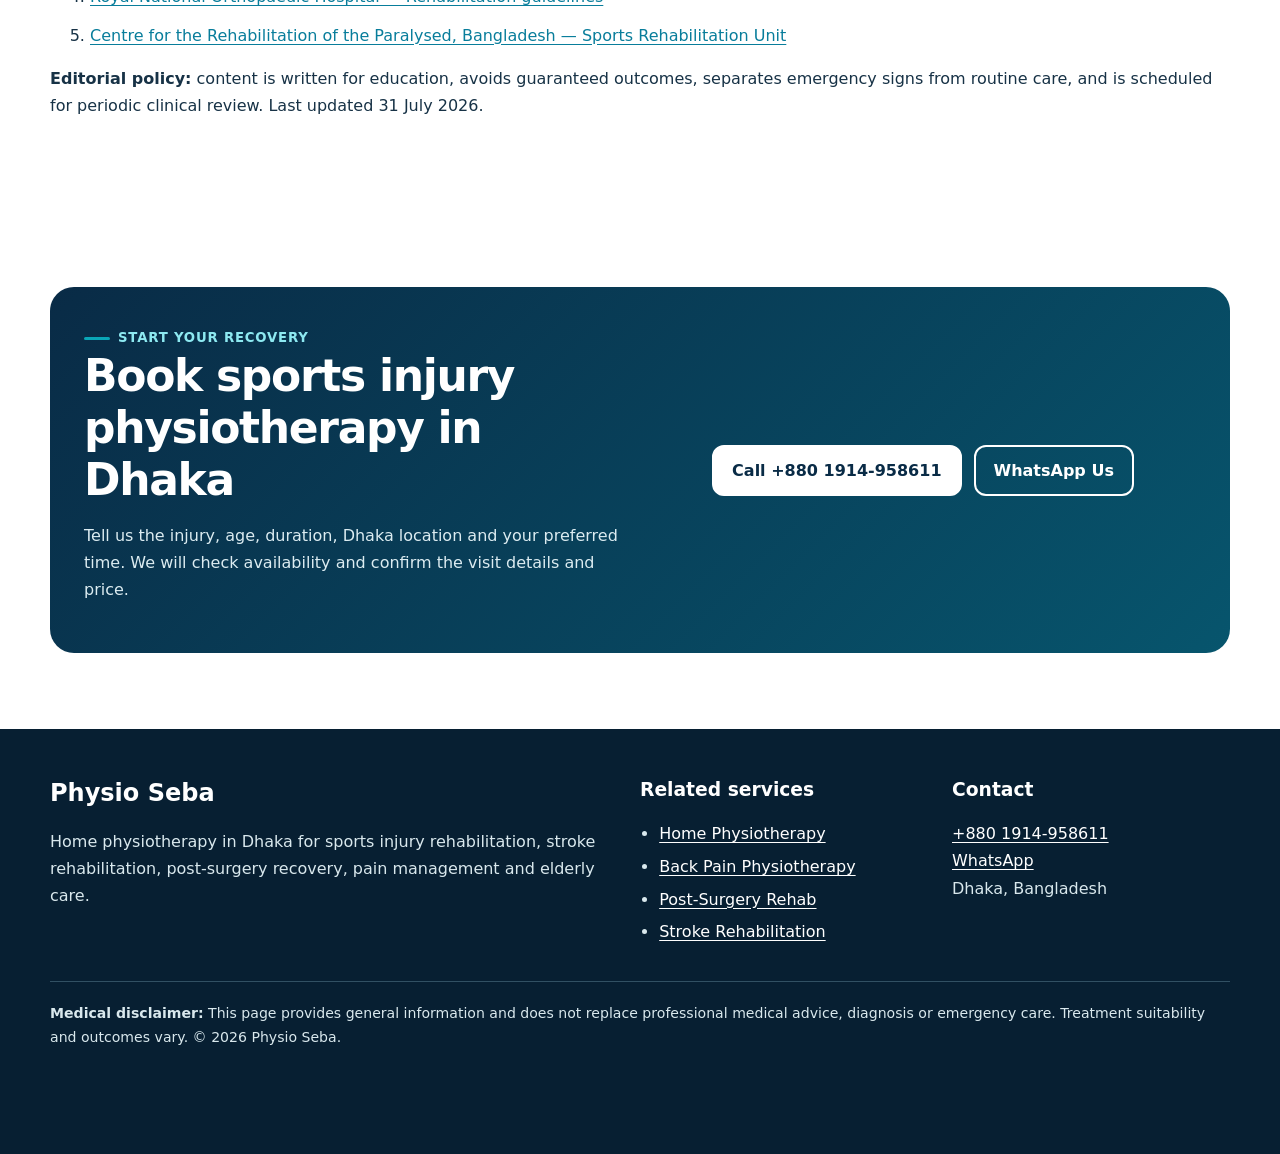
<file: sports-physiotherapy/index.html>
<!doctype html>
<html lang="en-BD">
<head>
  <meta charset="utf-8">
  <meta name="viewport" content="width=device-width,initial-scale=1">
  <title>Sports Injury Physiotherapy in Dhaka | Home Rehab</title>
  <meta name="description" content="Sports injury physiotherapy at home in Dhaka. Get an assessment, progressive rehabilitation and a safe return-to-sport plan from Physio Seba. Call 01914-958611.">
  <meta name="robots" content="index,follow,max-image-preview:large,max-snippet:-1,max-video-preview:-1">
  <link rel="canonical" href="https://physioseba.com/sports-physiotherapy/">
  <meta name="theme-color" content="#087d9b">
  <meta property="og:type" content="website"><meta property="og:locale" content="en_BD">
  <meta property="og:site_name" content="Physio Seba"><meta property="og:title" content="Sports Injury Physiotherapy in Dhaka | Physio Seba">
  <meta property="og:description" content="Evidence-informed sports injury rehabilitation at your home in Dhaka—assessment, progressive exercise and return-to-sport planning.">
  <meta property="og:url" content="https://physioseba.com/sports-physiotherapy/"><meta property="og:image" content="https://physioseba.com/assets/sports-physiotherapy-dhaka.jpg">
  <meta property="og:image:width" content="1200"><meta property="og:image:height" content="630"><meta property="og:image:alt" content="A physiotherapist guiding sports injury rehabilitation in Dhaka">
  <meta name="twitter:card" content="summary_large_image"><meta name="twitter:title" content="Sports Injury Physiotherapy in Dhaka | Physio Seba"><meta name="twitter:description" content="Personalised home-based sports rehabilitation and return-to-sport planning across Dhaka."><meta name="twitter:image" content="https://physioseba.com/assets/sports-physiotherapy-dhaka.jpg">
  <style>
    :root{--navy:#092b46;--blue:#087d9b;--cyan:#0aa6b7;--mint:#e9f8f8;--sky:#f4fbfc;--text:#173246;--muted:#587080;--white:#fff;--line:#d8e9ec;--ok:#087f67;--warn:#a65408;--shadow:0 14px 42px rgba(9,43,70,.10);--r:18px;--max:1180px}
    *{box-sizing:border-box}html{scroll-behavior:smooth;scroll-padding-top:84px}body{margin:0;color:var(--text);background:var(--white);font-family:Inter,"Noto Sans Bengali",system-ui,-apple-system,"Segoe UI",Roboto,Arial,sans-serif;line-height:1.7}a{color:var(--blue);text-underline-offset:3px}a:hover{color:var(--navy)}button,a{touch-action:manipulation}img{max-width:100%;height:auto}.skip{position:absolute;left:-9999px;top:8px;background:var(--navy);color:#fff;padding:10px 14px;z-index:100}.skip:focus{left:8px}.wrap{width:min(calc(100% - 32px),var(--max));margin-inline:auto}.topbar{background:var(--navy);color:#fff;font-size:.86rem}.topbar .wrap{display:flex;justify-content:space-between;gap:18px;padding:7px 0}.topbar a{color:#fff}.site-header{position:sticky;top:0;z-index:20;background:rgba(255,255,255,.96);border-bottom:1px solid var(--line);backdrop-filter:blur(10px)}.nav{min-height:72px;display:flex;align-items:center;justify-content:space-between;gap:22px}.brand{display:flex;align-items:center;gap:10px;color:var(--navy);font-weight:900;text-decoration:none;font-size:1.3rem}.brand-mark{display:grid;place-items:center;width:40px;height:40px;border-radius:12px;background:linear-gradient(135deg,var(--blue),var(--cyan));color:#fff;font-size:1.35rem}.links{display:flex;align-items:center;gap:20px}.links a{text-decoration:none;color:var(--text);font-weight:650}.btn{display:inline-flex;align-items:center;justify-content:center;gap:8px;min-height:46px;padding:10px 18px;border:2px solid transparent;border-radius:12px;font-weight:800;text-decoration:none;cursor:pointer}.btn-primary{background:var(--blue);color:#fff}.btn-primary:hover{background:var(--navy);color:#fff}.btn-light{background:#fff;color:var(--navy);border-color:#fff}.btn-outline{border-color:var(--blue);color:var(--blue)}.menu{display:none;border:1px solid var(--line);background:#fff;border-radius:10px;padding:9px 12px;font-weight:800}.hero{overflow:hidden;background:radial-gradient(circle at 90% 10%,rgba(10,166,183,.2),transparent 30%),linear-gradient(135deg,#f1fbfc,#fff 60%);padding:76px 0 58px}.hero-grid{display:grid;grid-template-columns:1.3fr .7fr;gap:54px;align-items:center}.eyebrow{display:inline-flex;gap:8px;align-items:center;color:var(--blue);font-weight:850;text-transform:uppercase;letter-spacing:.06em;font-size:.83rem}.eyebrow:before{content:"";width:26px;height:3px;border-radius:4px;background:var(--cyan)}h1,h2,h3{color:var(--navy);line-height:1.18;margin-top:0}h1{font-size:clamp(2.25rem,5vw,4.35rem);letter-spacing:-.045em;margin:.25em 0}.lead{font-size:clamp(1.05rem,2vw,1.25rem);color:var(--muted);max-width:760px}.hero-actions{display:flex;flex-wrap:wrap;gap:12px;margin:28px 0}.trust-row{display:flex;flex-wrap:wrap;gap:10px}.chip{padding:7px 11px;border:1px solid #b9dfe4;border-radius:999px;background:#fff;color:var(--navy);font-size:.88rem;font-weight:700}.assessment{background:#fff;border:1px solid var(--line);border-radius:24px;padding:28px;box-shadow:var(--shadow)}.assessment h2{font-size:1.45rem}.steps{padding:0;margin:20px 0 0;list-style:none;counter-reset:s}.steps li{display:grid;grid-template-columns:38px 1fr;gap:12px;margin:16px 0}.steps li:before{counter-increment:s;content:counter(s);width:34px;height:34px;display:grid;place-items:center;border-radius:50%;background:var(--mint);color:var(--blue);font-weight:900}.notice{border-left:4px solid var(--warn);background:#fff8ef;padding:14px 16px;border-radius:10px}.section{padding:76px 0}.section.alt{background:var(--sky)}.section h2{font-size:clamp(1.8rem,3.5vw,2.75rem);letter-spacing:-.03em;margin-bottom:14px}.section-intro{max-width:780px;color:var(--muted);font-size:1.06rem;margin-bottom:34px}.grid-2,.grid-3,.grid-4{display:grid;gap:20px}.grid-2{grid-template-columns:repeat(2,1fr)}.grid-3{grid-template-columns:repeat(3,1fr)}.grid-4{grid-template-columns:repeat(4,1fr)}.card{background:#fff;border:1px solid var(--line);border-radius:var(--r);padding:24px}.card h3{font-size:1.15rem;margin-bottom:8px}.ico{display:grid;place-items:center;width:44px;height:44px;border-radius:13px;background:var(--mint);color:var(--blue);font-weight:950;margin-bottom:16px;font-size:1.1rem}.clean{margin:0;padding-left:1.2rem}.clean li{margin:.35rem 0}.check{list-style:none;padding:0}.check li{position:relative;padding-left:28px;margin:.65rem 0}.check li:before{content:"✓";position:absolute;left:0;color:var(--ok);font-weight:950}.phase{border-top:5px solid var(--cyan)}.phase small{color:var(--blue);font-weight:850}.table-wrap{overflow-x:auto;border:1px solid var(--line);border-radius:16px}table{border-collapse:collapse;width:100%;min-width:680px;background:#fff}th,td{text-align:left;padding:15px;border-bottom:1px solid var(--line);vertical-align:top}th{background:var(--navy);color:#fff}tr:last-child td{border-bottom:0}.callout{background:linear-gradient(135deg,var(--navy),#07556d);color:#fff;border-radius:24px;padding:34px}.callout h2,.callout h3{color:#fff}.callout p{color:#dcecf1}.bio{display:grid;grid-template-columns:80px 1fr;gap:20px;align-items:start}.avatar{width:72px;height:72px;display:grid;place-items:center;border-radius:18px;background:var(--mint);color:var(--blue);font-weight:900;font-size:1.5rem}.faq{max-width:920px}.faq details{border:1px solid var(--line);border-radius:14px;background:#fff;margin:11px 0}.faq summary{cursor:pointer;list-style:none;padding:18px 52px 18px 20px;font-weight:800;color:var(--navy);position:relative}.faq summary::-webkit-details-marker{display:none}.faq summary:after{content:"+";position:absolute;right:20px;font-size:1.4rem;top:14px}.faq details[open] summary:after{content:"−"}.faq details p{padding:0 20px 19px;margin:0;color:var(--muted)}.refs li{margin:.7rem 0}.review{font-size:1.03rem}.stars{color:#e18b00;letter-spacing:2px}.footer{background:#071f32;color:#d9e8ed;padding:50px 0 90px}.footer h2,.footer h3{color:#fff}.footer a{color:#fff}.footer-grid{display:grid;grid-template-columns:2fr 1fr 1fr;gap:34px}.disclaimer{border-top:1px solid #315063;margin-top:30px;padding-top:20px;font-size:.88rem}.mobile-cta{display:none}.breadcrumb{font-size:.9rem;margin-bottom:18px}.breadcrumb ol{display:flex;flex-wrap:wrap;list-style:none;padding:0;gap:8px}.breadcrumb li+li:before{content:"/";margin-right:8px;color:#8299a7}:focus-visible{outline:3px solid #f3a600;outline-offset:3px}@media(max-width:900px){.hero-grid,.grid-3,.grid-4,.footer-grid{grid-template-columns:1fr 1fr}.links{display:none;position:absolute;top:72px;left:0;right:0;background:#fff;padding:18px 24px;border-bottom:1px solid var(--line);flex-direction:column;align-items:flex-start}.links.open{display:flex}.menu{display:block}.hero{padding-top:50px}}@media(max-width:640px){body{padding-bottom:64px}.topbar .wrap{justify-content:center}.topbar span:last-child{display:none}.hero-grid,.grid-2,.grid-3,.grid-4,.footer-grid,.bio{grid-template-columns:1fr}.hero{padding:38px 0}.section{padding:55px 0}.assessment{padding:22px}.mobile-cta{position:fixed;display:grid;grid-template-columns:1fr 1fr;bottom:0;left:0;right:0;z-index:30;background:#fff;border-top:1px solid var(--line);padding:8px;gap:8px}.mobile-cta .btn{min-height:46px}.footer{padding-bottom:100px}}
  </style>
  <script type="application/ld+json">
  {
    "@context":"https://schema.org","@graph":[
      {"@type":["MedicalBusiness","LocalBusiness"],"@id":"https://physioseba.com/#business","name":"Physio Seba","url":"https://physioseba.com/","telephone":"+8801914958611","priceRange":"Call for assessment-based pricing","image":{"@id":"https://physioseba.com/sports-physiotherapy/#primaryimage"},"medicalSpecialty":"Physiotherapy","areaServed":{"@type":"City","name":"Dhaka"},"address":{"@type":"PostalAddress","addressLocality":"Dhaka","addressCountry":"BD"},"openingHoursSpecification":[{"@type":"OpeningHoursSpecification","dayOfWeek":["Saturday","Sunday","Monday","Tuesday","Wednesday","Thursday"],"opens":"08:00","closes":"22:00"},{"@type":"OpeningHoursSpecification","dayOfWeek":"Friday","opens":"14:00","closes":"22:00"}],"sameAs":["https://www.facebook.com/physiosebabd"]},
      {"@type":"Organization","@id":"https://physioseba.com/#organization","name":"Physio Seba","url":"https://physioseba.com/","telephone":"+8801914958611","logo":{"@type":"ImageObject","url":"https://physioseba.com/assets/logo.png"}},
      {"@type":"Service","@id":"https://physioseba.com/sports-physiotherapy/#service","name":"Sports Injury Rehabilitation Physiotherapy in Dhaka","serviceType":"Home-based sports injury physiotherapy and rehabilitation","provider":{"@id":"https://physioseba.com/#business"},"areaServed":{"@type":"City","name":"Dhaka"},"audience":{"@type":"Audience","audienceType":"Athletes, active adults and people recovering from sports or exercise injuries"},"description":"Assessment-led physiotherapy, progressive exercise, load management and return-to-sport planning delivered at home in Dhaka.","offers":{"@type":"Offer","availability":"https://schema.org/InStock","url":"https://physioseba.com/sports-physiotherapy/","priceCurrency":"BDT","description":"Price varies by clinical needs, session duration and location. Contact Physio Seba for an exact quote."}},
      {"@type":"Person","@id":"https://physioseba.com/#reviewer","name":"Amdadul Haque","jobTitle":"Physiotherapist (DPT)","worksFor":{"@id":"https://physioseba.com/#organization"},"knowsAbout":["Sports injury rehabilitation","Home physiotherapy","Mobility training","Post-surgery rehabilitation"]},
      {"@type":"WebPage","@id":"https://physioseba.com/sports-physiotherapy/#webpage","url":"https://physioseba.com/sports-physiotherapy/","name":"Sports Injury Physiotherapy in Dhaka | Home Rehabilitation","isPartOf":{"@type":"WebSite","@id":"https://physioseba.com/#website","url":"https://physioseba.com/","name":"Physio Seba"},"about":{"@id":"https://physioseba.com/sports-physiotherapy/#service"},"primaryImageOfPage":{"@id":"https://physioseba.com/sports-physiotherapy/#primaryimage"},"breadcrumb":{"@id":"https://physioseba.com/sports-physiotherapy/#breadcrumb"},"dateModified":"2026-07-31","reviewedBy":{"@id":"https://physioseba.com/#reviewer"},"inLanguage":["en-BD","bn-BD"]},
      {"@type":"ImageObject","@id":"https://physioseba.com/sports-physiotherapy/#primaryimage","url":"https://physioseba.com/assets/sports-physiotherapy-dhaka.jpg","contentUrl":"https://physioseba.com/assets/sports-physiotherapy-dhaka.jpg","caption":"Sports injury rehabilitation physiotherapy in Dhaka","width":1200,"height":630},
      {"@type":"BreadcrumbList","@id":"https://physioseba.com/sports-physiotherapy/#breadcrumb","itemListElement":[{"@type":"ListItem","position":1,"name":"Home","item":"https://physioseba.com/"},{"@type":"ListItem","position":2,"name":"Services","item":"https://physioseba.com/#services"},{"@type":"ListItem","position":3,"name":"Sports Physiotherapy","item":"https://physioseba.com/sports-physiotherapy/"}]},
      {"@type":"FAQPage","@id":"https://physioseba.com/sports-physiotherapy/#faq","mainEntity":[
        {"@type":"Question","name":"What is sports injury physiotherapy?","acceptedAnswer":{"@type":"Answer","text":"It is assessment-led rehabilitation that helps restore movement, strength, capacity and confidence after a sports or exercise injury."}},
        {"@type":"Question","name":"Do you provide sports physiotherapy at home in Dhaka?","acceptedAnswer":{"@type":"Answer","text":"Yes. Physio Seba provides home visits across Dhaka, subject to therapist availability and clinical suitability."}},
        {"@type":"Question","name":"Which sports injuries can physiotherapy help?","acceptedAnswer":{"@type":"Answer","text":"Common examples include sprains, muscle strains, tendinopathy, ligament or meniscus rehabilitation, shoulder injuries and post-operative recovery."}},
        {"@type":"Question","name":"When should I start physiotherapy after an injury?","acceptedAnswer":{"@type":"Answer","text":"Timing depends on the injury. Seek an assessment early; deformity, inability to bear weight or severe worsening symptoms need medical evaluation first."}},
        {"@type":"Question","name":"How long does sports injury rehabilitation take?","acceptedAnswer":{"@type":"Answer","text":"There is no fixed timeline. It varies with diagnosis, severity, tissue healing, sport demands, health, consistency and response to rehabilitation."}},
        {"@type":"Question","name":"Do I need an MRI before physiotherapy?","acceptedAnswer":{"@type":"Answer","text":"Not always. Many injuries can first be assessed clinically, while imaging or medical referral is advised when findings may change management."}},
        {"@type":"Question","name":"Can you help me return to football or cricket?","acceptedAnswer":{"@type":"Answer","text":"Yes. Where appropriate, rehabilitation can progress toward running, cutting, jumping, throwing or other sport-specific demands."}},
        {"@type":"Question","name":"Can you guarantee a complete cure?","acceptedAnswer":{"@type":"Answer","text":"No ethical provider can guarantee an outcome. Recovery depends on the injury and personal factors; Physio Seba provides an individual plan and monitors response."}},
        {"@type":"Question","name":"How much does a session cost?","acceptedAnswer":{"@type":"Answer","text":"Cost depends on location, duration and clinical needs. Call or WhatsApp 01914-958611 for a clear quote before confirmation."}},
        {"@type":"Question","name":"How do I book a home visit?","acceptedAnswer":{"@type":"Answer","text":"Call +8801914958611 or use WhatsApp and share the injury, age, location, symptom duration and preferred time."}}
      ]}
    ]
  }
  </script>
</head>
<body>
  <a class="skip" href="#main">Skip to main content</a>
  <div class="topbar"><div class="wrap"><span>Home Physiotherapy Across Dhaka</span><span>Call: <a href="tel:+8801914958611">+880 1914-958611</a> · Sat–Thu 8am–10pm, Fri 2pm–10pm</span></div></div>
  <header class="site-header"><div class="wrap nav"><a class="brand" href="https://physioseba.com/" aria-label="Physio Seba home"><span class="brand-mark" aria-hidden="true">PS</span><span>Physio Seba</span></a><button class="menu" type="button" aria-expanded="false" aria-controls="nav-links">Menu</button><nav id="nav-links" class="links" aria-label="Primary navigation"><a href="#conditions">Injuries</a><a href="#treatment">Treatment</a><a href="#process">Process</a><a href="#faq">FAQ</a><a href="#references">References</a><a class="btn btn-primary" href="tel:+8801914958611" aria-label="Call Physio Seba to book a sports physiotherapy visit">Book a Visit</a></nav></div></header>
  <main id="main">
    <section class="hero"><div class="wrap"><nav class="breadcrumb" aria-label="Breadcrumb"><ol><li><a href="https://physioseba.com/">Home</a></li><li><a href="https://physioseba.com/#services">Services</a></li><li aria-current="page">Sports Physiotherapy</li></ol></nav><div class="hero-grid"><div><span class="eyebrow">Sports Injury Rehabilitation · Dhaka</span><h1>Sports Injury Physiotherapy at Your Home in Dhaka</h1><p class="lead">Recover with a personalised plan built around your injury, daily life and sport—not a one-size-fits-all routine. Physio Seba provides assessment, progressive exercise, load management and criteria-based return-to-sport support at home.</p><div class="hero-actions"><a class="btn btn-primary" href="tel:+8801914958611">Call 01914-958611</a><a class="btn btn-outline" href="https://wa.me/8801914958611?text=Hello%20Physio%20Seba%2C%20I%20want%20to%20book%20sports%20injury%20physiotherapy%20in%20Dhaka." rel="noopener">WhatsApp to Book</a></div><div class="trust-row" aria-label="Service highlights"><span class="chip">Qualified Physiotherapists</span><span class="chip">Home Visits</span><span class="chip">Dhaka-Wide Coverage</span><span class="chip">7-Day Booking</span></div></div><aside class="assessment" aria-label="Booking process"><h2>Your first visit</h2><ol class="steps"><li><span><strong>Listen & screen</strong><br>Injury history, symptoms, medical red flags and your sport goals.</span></li><li><span><strong>Assess function</strong><br>Movement, strength, balance, tolerance and relevant sport tasks.</span></li><li><span><strong>Plan together</strong><br>Clear priorities, home exercises, progress measures and referrals if needed.</span></li></ol><p class="notice"><strong>Emergency?</strong> Major deformity, an open wound, inability to bear weight after trauma, a cold/numb limb, chest pain, breathlessness or sudden neurological symptoms need urgent medical care—not routine booking.</p></aside></div></div></section>

    <section class="section"><div class="wrap"><span class="eyebrow">What it means</span><h2>Rehabilitation that prepares you for real sporting demands</h2><p class="section-intro">Sports physiotherapy is more than reducing pain. It aims to restore the movement, strength, control, endurance and confidence needed for your chosen activity. Treatment is adapted to the diagnosis, healing stage, training history, position or event, and the equipment available at home.</p><div class="grid-3"><article class="card"><span class="ico" aria-hidden="true">01</span><h3>Assessment before assumptions</h3><p>Similar symptoms can come from different tissues and movement problems. We screen first, identify what is safe to test and refer for medical review or imaging when findings suggest it may change care.</p></article><article class="card"><span class="ico" aria-hidden="true">02</span><h3>Progressive, measurable loading</h3><p>Exercises are selected for a reason and progressed using symptoms, technique, strength, workload and functional milestones—not simply the number of days since injury.</p></article><article class="card"><span class="ico" aria-hidden="true">03</span><h3>Return with criteria, not guesswork</h3><p>Where appropriate, later rehabilitation includes running, jumping, cutting, throwing or other sport-specific preparation before unrestricted participation.</p></article></div></div></section>

    <section id="conditions" class="section alt"><div class="wrap"><span class="eyebrow">Conditions we assess</span><h2>Common sports and exercise injuries</h2><p class="section-intro">Physiotherapy may help the following conditions after appropriate screening. A symptom label is not a diagnosis; your plan depends on an individual assessment.</p><div class="grid-4"><article class="card"><span class="ico">K</span><h3>Knee injuries</h3><ul class="clean"><li>ACL/PCL rehabilitation</li><li>Meniscus-related symptoms</li><li>Patellofemoral pain</li><li>Patellar tendinopathy</li></ul></article><article class="card"><span class="ico">A</span><h3>Ankle & foot</h3><ul class="clean"><li>Ankle sprain</li><li>Achilles tendinopathy</li><li>Plantar heel pain</li><li>Post-fracture rehabilitation</li></ul></article><article class="card"><span class="ico">S</span><h3>Shoulder & arm</h3><ul class="clean"><li>Rotator-cuff related pain</li><li>Shoulder instability rehab</li><li>Tennis or golfer’s elbow</li><li>Throwing-load problems</li></ul></article><article class="card"><span class="ico">M</span><h3>Muscle & running</h3><ul class="clean"><li>Hamstring or calf strain</li><li>Groin-related pain</li><li>Shin pain</li><li>Training-load related pain</li></ul></article></div><p class="notice" style="margin-top:22px"><strong>Also coordinated:</strong> post-operative sports rehabilitation may be provided in line with the surgeon’s protocol. Fracture, dislocation, suspected tendon rupture, significant head injury and serious acute trauma require prompt medical assessment.</p></div></section>

    <section id="treatment" class="section"><div class="wrap"><span class="eyebrow">Personalised care</span><h2>What your sports rehabilitation may include</h2><div class="grid-2"><div><p>Evidence-informed care typically combines education and active rehabilitation. The exact mix is chosen after assessment and adjusted as you improve.</p><ul class="check"><li>Activity modification and practical load management</li><li>Range-of-motion and mobility work where indicated</li><li>Progressive muscle and tendon strengthening</li><li>Balance, proprioception and movement-control training</li><li>Running, landing, change-of-direction or throwing progression</li><li>Warm-up, recovery and injury-risk reduction guidance</li><li>A realistic home programme with clear dosage</li><li>Communication with your physician or surgeon when needed</li></ul></div><div class="callout"><h3>Active rehabilitation comes first</h3><p>Hands-on techniques or symptom-relief modalities may sometimes support care, but they do not replace progressive exercise, education and preparation for the demands you want to return to.</p><p><strong>No generic promises:</strong> we do not promise a fixed recovery date or guaranteed cure. Your response and objective milestones guide the plan.</p></div></div></div></section>

    <section id="process" class="section alt"><div class="wrap"><span class="eyebrow">The pathway</span><h2>Four phases from injury to confident return</h2><div class="grid-4"><article class="card phase"><small>PHASE 1</small><h3>Protect & understand</h3><p>Screen severity, settle highly irritable symptoms, maintain safe movement and explain what to do—and what to avoid.</p></article><article class="card phase"><small>PHASE 2</small><h3>Restore capacity</h3><p>Progress mobility, strength, balance and tolerance while monitoring the response during and after activity.</p></article><article class="card phase"><small>PHASE 3</small><h3>Rebuild performance</h3><p>Add speed, power, endurance and sport-specific patterns based on the athlete’s level and environment.</p></article><article class="card phase"><small>PHASE 4</small><h3>Return & reduce risk</h3><p>Use functional criteria, confidence, workload planning and a maintenance strategy to support return.</p></article></div></div></section>

    <section class="section"><div class="wrap"><span class="eyebrow">Clinical decisions</span><h2>How we track progress and return-to-sport readiness</h2><p class="section-intro">A calendar alone cannot show whether you are ready. Depending on the injury and sport, your physiotherapist may use a combination of the following.</p><div class="table-wrap"><table><caption class="skip">Examples of sports rehabilitation progress measures</caption><thead><tr><th scope="col">Domain</th><th scope="col">What may be checked</th><th scope="col">Why it matters</th></tr></thead><tbody><tr><th scope="row">Symptoms</th><td>Pain, swelling, stiffness and the 24-hour response to load</td><td>Shows whether current training is tolerated</td></tr><tr><th scope="row">Movement</th><td>Joint range, control and task quality</td><td>Identifies restrictions that may limit sport</td></tr><tr><th scope="row">Capacity</th><td>Strength, endurance, balance, hops or repeated efforts</td><td>Compares current ability with task demands</td></tr><tr><th scope="row">Sport exposure</th><td>Running, cutting, landing, jumping, throwing or contact progression</td><td>Builds tolerance before unrestricted return</td></tr><tr><th scope="row">Readiness</th><td>Confidence, fear, goals and shared decision-making</td><td>Physical tests are only part of safe return</td></tr></tbody></table></div></div></section>

    <section class="section alt"><div class="wrap"><span class="eyebrow">Why home visits</span><h2>Sports physiotherapy without Dhaka traffic</h2><div class="grid-3"><article class="card"><span class="ico">H</span><h3>Your real environment</h3><p>Exercises can be adapted to your stairs, floor space, available weights, resistance bands or nearby safe training area.</p></article><article class="card"><span class="ico">T</span><h3>Less travel disruption</h3><p>Home visits can make early or post-operative rehabilitation easier when travel is uncomfortable or time-consuming.</p></article><article class="card"><span class="ico">F</span><h3>Family-supported plan</h3><p>With your consent, a family member can learn how to support safe setup, scheduling and exercise adherence.</p></article></div><p style="margin-top:24px"><strong>Areas served:</strong> Dhanmondi, Mirpur, Uttara, Mohammadpur, Gulshan, Banani, Baridhara, Bashundhara, Badda, Rampura, Motijheel, Farmgate, Jatrabari and nearby areas of Dhaka, subject to availability.</p></div></section>

    <section class="section"><div class="wrap grid-2"><div><span class="eyebrow">Transparent care</span><h2>What to expect when you book</h2><ol class="steps"><li><span><strong>Share the basics:</strong> age, injury, how long you have had it, location, contact number and preferred time.</span></li><li><span><strong>Match a therapist:</strong> we check location, clinical needs, schedule and your male/female therapist preference.</span></li><li><span><strong>Confirm clearly:</strong> visit time and price are shared before confirmation; same-day availability varies.</span></li><li><span><strong>Review progress:</strong> the plan is updated using your response and agreed goals.</span></li></ol></div><aside class="card"><h3>Prepare for your visit</h3><ul class="check"><li>Keep medical reports, prescriptions and scan reports available</li><li>Wear comfortable clothing that permits assessment</li><li>List current medicines and relevant health conditions</li><li>Explain your sport, position, training volume and target date</li><li>Choose a clear, private and safe exercise space</li></ul><a class="btn btn-primary" href="https://wa.me/8801914958611?text=Sports%20physiotherapy%20booking%3A%20Age%3A%20%2F%20Injury%3A%20%2F%20Duration%3A%20%2F%20Location%3A%20%2F%20Preferred%20time%3A" rel="noopener">Send Details on WhatsApp</a></aside></div></section>

    <section class="section alt"><div class="wrap"><span class="eyebrow">Experience & accountability</span><h2>Care reviewed by a physiotherapy professional</h2><div class="bio card"><div class="avatar" aria-hidden="true">AH</div><div><h3>Amdadul Haque, DPT</h3><p><strong>Physiotherapist · Elderly, mobility, home care and post-surgery rehabilitation</strong></p><p>This page was prepared using reputable physiotherapy and orthopaedic sources and reviewed for patient-friendly language. Individual assessment remains essential because diagnosis, health history and sporting demands change the appropriate plan.</p><p><small>Clinically reviewed: 31 July 2026 · Next review due: July 2027</small></p></div></div></div></section>

    <section class="section"><div class="wrap"><span class="eyebrow">Patient feedback</span><h2>What patients value about home care</h2><div class="grid-3"><blockquote class="card review"><div class="stars" aria-label="5 out of 5 stars">★★★★★</div><p>“The therapist explained the plan clearly and adjusted exercises to what I could safely do at home.”</p><footer>— Home physiotherapy patient</footer></blockquote><blockquote class="card review"><div class="stars" aria-label="5 out of 5 stars">★★★★★</div><p>“Booking was simple, and the progress checks helped us understand what was improving.”</p><footer>— Rehabilitation patient</footer></blockquote><aside class="card"><h3>Review policy</h3><p>Publish only genuine, permission-based patient feedback. Do not add names, photos, star ratings or medical outcomes that cannot be verified. Individual results vary.</p><a href="https://physioseba.com/#reviews">Read patient reviews</a></aside></div></div></section>

    <section class="section alt"><div class="wrap faq" id="faq"><span class="eyebrow">People also ask</span><h2>Sports injury physiotherapy FAQs</h2>
      <details><summary>1. What is sports injury physiotherapy?</summary><p>It is assessment-led rehabilitation that helps restore movement, strength, capacity and confidence after a sports or exercise injury.</p></details><details><summary>2. Do you provide sports physiotherapy at home in Dhaka?</summary><p>Yes. Physio Seba provides home visits across Dhaka, subject to therapist availability and clinical suitability.</p></details><details><summary>3. Which sports injuries can physiotherapy help?</summary><p>Common examples include sprains, muscle strains, tendinopathy, ligament or meniscus rehabilitation, shoulder injuries and post-operative recovery.</p></details><details><summary>4. When should I start physiotherapy after an injury?</summary><p>Timing depends on the injury. Seek an assessment early; deformity, inability to bear weight, severe swelling or worsening neurological symptoms need medical evaluation first.</p></details><details><summary>5. How long does sports injury rehabilitation take?</summary><p>There is no fixed timeline. It varies with diagnosis, severity, healing, sport demands, health, consistency and response.</p></details><details><summary>6. Will physiotherapy be painful?</summary><p>Some exercises may feel challenging, but care should be adjusted to an acceptable response and should not rely on forcing severe pain.</p></details><details><summary>7. Do I need an MRI before physiotherapy?</summary><p>Not always. Many injuries can first be assessed clinically; imaging or referral is advised when findings may change management.</p></details><details><summary>8. Can you help me return to football or cricket?</summary><p>Yes. Where appropriate, rehabilitation can progress toward running, cutting, jumping, kicking, throwing or other sport-specific demands.</p></details><details><summary>9. What happens at the first visit?</summary><p>The physiotherapist reviews your history and goals, checks movement and function, screens referral needs, explains findings and agrees on a plan.</p></details><details><summary>10. Do you treat ACL injuries?</summary><p>Physiotherapy is important before and after many ACL procedures and in selected non-operative pathways, coordinated with the treating specialist when required.</p></details><details><summary>11. Can physiotherapy help an ankle sprain?</summary><p>Yes. Rehabilitation may address swelling, mobility, strength, balance and graded return after serious injury has been excluded.</p></details><details><summary>12. Can you treat a hamstring strain?</summary><p>Physiotherapy may use progressive loading, strength and running exposure based on injury irritability and functional milestones.</p></details><details><summary>13. Do you treat tennis elbow?</summary><p>Yes. Management commonly includes education, activity modification and progressive forearm loading after assessment.</p></details><details><summary>14. Can physiotherapy help shoulder sports injuries?</summary><p>Yes, depending on diagnosis. Care may address mobility, rotator-cuff and shoulder-blade capacity, and sport-specific load.</p></details><details><summary>15. Is home physiotherapy suitable for every sports injury?</summary><p>No. Some injuries need imaging, medical review, surgery, emergency care or equipment not appropriate for home treatment.</p></details><details><summary>16. How many sessions will I need?</summary><p>The number is individual. Progress should be reviewed using measurable goals rather than promising a standard package for every injury.</p></details><details><summary>17. What should I wear?</summary><p>Wear comfortable clothing that allows the injured area and relevant movements to be assessed while maintaining privacy.</p></details><details><summary>18. Should I stop all exercise while injured?</summary><p>Not necessarily. Relative rest and modified training may be more useful than complete inactivity, but advice must match your diagnosis.</p></details><details><summary>19. Do you provide exercises between visits?</summary><p>Yes. A clear, manageable home programme is usually part of rehabilitation and is progressed according to response.</p></details><details><summary>20. How is progress measured?</summary><p>Measures may include pain response, range, strength, balance, hop or functional tests, workload tolerance and confidence.</p></details><details><summary>21. What is return-to-sport testing?</summary><p>It is a criteria-based review of physical capacity, symptoms, sport demands and confidence used to support a safer return decision.</p></details><details><summary>22. Can you guarantee a complete cure?</summary><p>No ethical provider can guarantee an outcome. Recovery depends on the injury and personal factors; we provide an individual plan and monitor response.</p></details><details><summary>23. Do you use machines for sports injuries?</summary><p>Treatment follows assessment. Exercise, education and progressive loading are central; adjuncts are used only when appropriate.</p></details><details><summary>24. Can you visit my gym or training ground?</summary><p>Ask when booking. Visits depend on location, therapist availability and whether the environment is suitable.</p></details><details><summary>25. Do you serve all areas of Dhaka?</summary><p>We cover many areas including Dhanmondi, Mirpur, Uttara, Gulshan, Banani, Bashundhara, Badda and nearby locations.</p></details><details><summary>26. Are female physiotherapists available?</summary><p>Male and female physiotherapists may be available. Request your preference; confirmation depends on location and schedule.</p></details><details><summary>27. How much does a session cost?</summary><p>Cost depends on location, duration and clinical needs. Call or WhatsApp 01914-958611 for a quote before confirmation.</p></details><details><summary>28. Can older recreational athletes receive rehabilitation?</summary><p>Yes. The plan is adapted to health, capacity, goals and risk factors rather than age alone.</p></details><details><summary>29. What if pain becomes worse during rehabilitation?</summary><p>Stop the aggravating activity and contact your physiotherapist. Sudden severe pain, major swelling, breathlessness, chest pain or neurological symptoms need urgent care.</p></details><details><summary>30. How do I book a home visit?</summary><p>Call +8801914958611 or WhatsApp your injury, age, location, symptom duration and preferred time.</p></details>
    </div></section>

    <section id="references" class="section"><div class="wrap"><span class="eyebrow">Medical sources</span><h2>References and editorial standards</h2><p class="section-intro">The sources below support general physiotherapy, rehabilitation and sports-injury principles. They do not replace an individual diagnosis or a clinician’s judgment.</p><ol class="refs"><li><a href="https://www.nhs.uk/tests-and-treatments/physiotherapy/" rel="noopener">NHS — Physiotherapy overview</a></li><li><a href="https://www.aaos.org/quality/quality-programs/clinical-practice-guidelines/" rel="noopener">American Academy of Orthopaedic Surgeons — Clinical Practice Guidelines</a></li><li><a href="https://www.orthoinfo.org/recovery/" rel="noopener">AAOS OrthoInfo — Recovery, rehabilitation and sports injury resources</a></li><li><a href="https://www.rnoh.nhs.uk/services/rehabilitation-guidelines" rel="noopener">Royal National Orthopaedic Hospital — Rehabilitation guidelines</a></li><li><a href="https://www.crp-bangladesh.org/Services/therapy/physiotherapy-dept" rel="noopener">Centre for the Rehabilitation of the Paralysed, Bangladesh — Sports Rehabilitation Unit</a></li></ol><p><strong>Editorial policy:</strong> content is written for education, avoids guaranteed outcomes, separates emergency signs from routine care, and is scheduled for periodic clinical review. Last updated 31 July 2026.</p></div></section>

    <section class="section"><div class="wrap callout"><div class="grid-2"><div><span class="eyebrow" style="color:#8de9f1">Start your recovery</span><h2>Book sports injury physiotherapy in Dhaka</h2><p>Tell us the injury, age, duration, Dhaka location and your preferred time. We will check availability and confirm the visit details and price.</p></div><div style="display:flex;align-items:center;justify-content:center;gap:12px;flex-wrap:wrap"><a class="btn btn-light" href="tel:+8801914958611">Call +880 1914-958611</a><a class="btn btn-outline" style="border-color:#fff;color:#fff" href="https://wa.me/8801914958611?text=Hello%20Physio%20Seba%2C%20I%20need%20sports%20injury%20physiotherapy." rel="noopener">WhatsApp Us</a></div></div></div></section>
  </main>
  <footer class="footer"><div class="wrap"><div class="footer-grid"><div><h2>Physio Seba</h2><p>Home physiotherapy in Dhaka for sports injury rehabilitation, stroke rehabilitation, post-surgery recovery, pain management and elderly care.</p></div><div><h3>Related services</h3><ul class="clean"><li><a href="https://physioseba.com/home-physiotherapy/">Home Physiotherapy</a></li><li><a href="https://physioseba.com/back-pain-physiotherapy/">Back Pain Physiotherapy</a></li><li><a href="https://physioseba.com/post-surgery-physiotherapy/">Post-Surgery Rehab</a></li><li><a href="https://physioseba.com/stroke-physiotherapy/">Stroke Rehabilitation</a></li></ul></div><div><h3>Contact</h3><p><a href="tel:+8801914958611">+880 1914-958611</a><br><a href="https://wa.me/8801914958611" rel="noopener">WhatsApp</a><br>Dhaka, Bangladesh</p></div></div><p class="disclaimer"><strong>Medical disclaimer:</strong> This page provides general information and does not replace professional medical advice, diagnosis or emergency care. Treatment suitability and outcomes vary. © 2026 Physio Seba.</p></div></footer>
  <div class="mobile-cta" aria-label="Quick contact"><a class="btn btn-primary" href="tel:+8801914958611">Call Now</a><a class="btn btn-outline" href="https://wa.me/8801914958611?text=I%20want%20to%20book%20sports%20physiotherapy." rel="noopener">WhatsApp</a></div>
  <script>const b=document.querySelector('.menu'),n=document.querySelector('#nav-links');b?.addEventListener('click',()=>{const o=b.getAttribute('aria-expanded')==='true';b.setAttribute('aria-expanded',String(!o));n.classList.toggle('open',!o)});n?.addEventListener('click',e=>{if(e.target.closest('a')){n.classList.remove('open');b?.setAttribute('aria-expanded','false')}});</script>
</body>
</html>
</file>
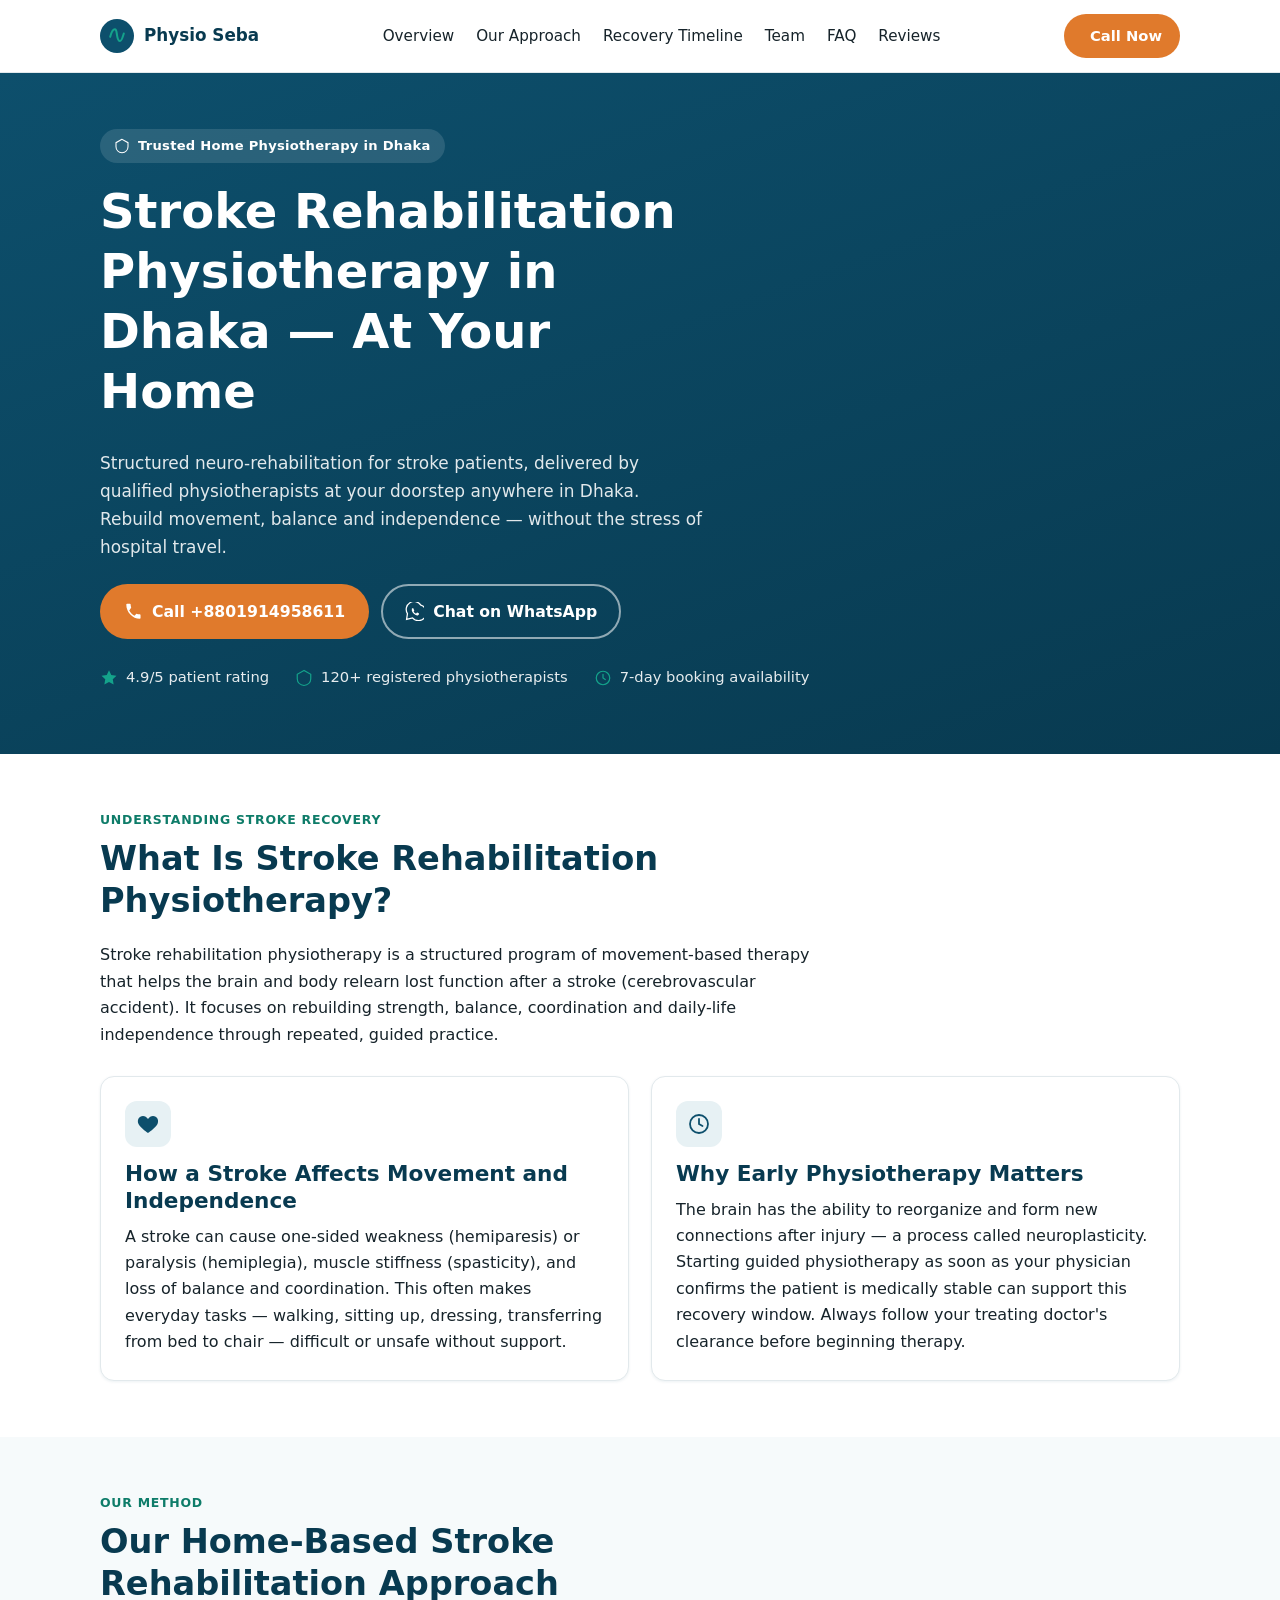
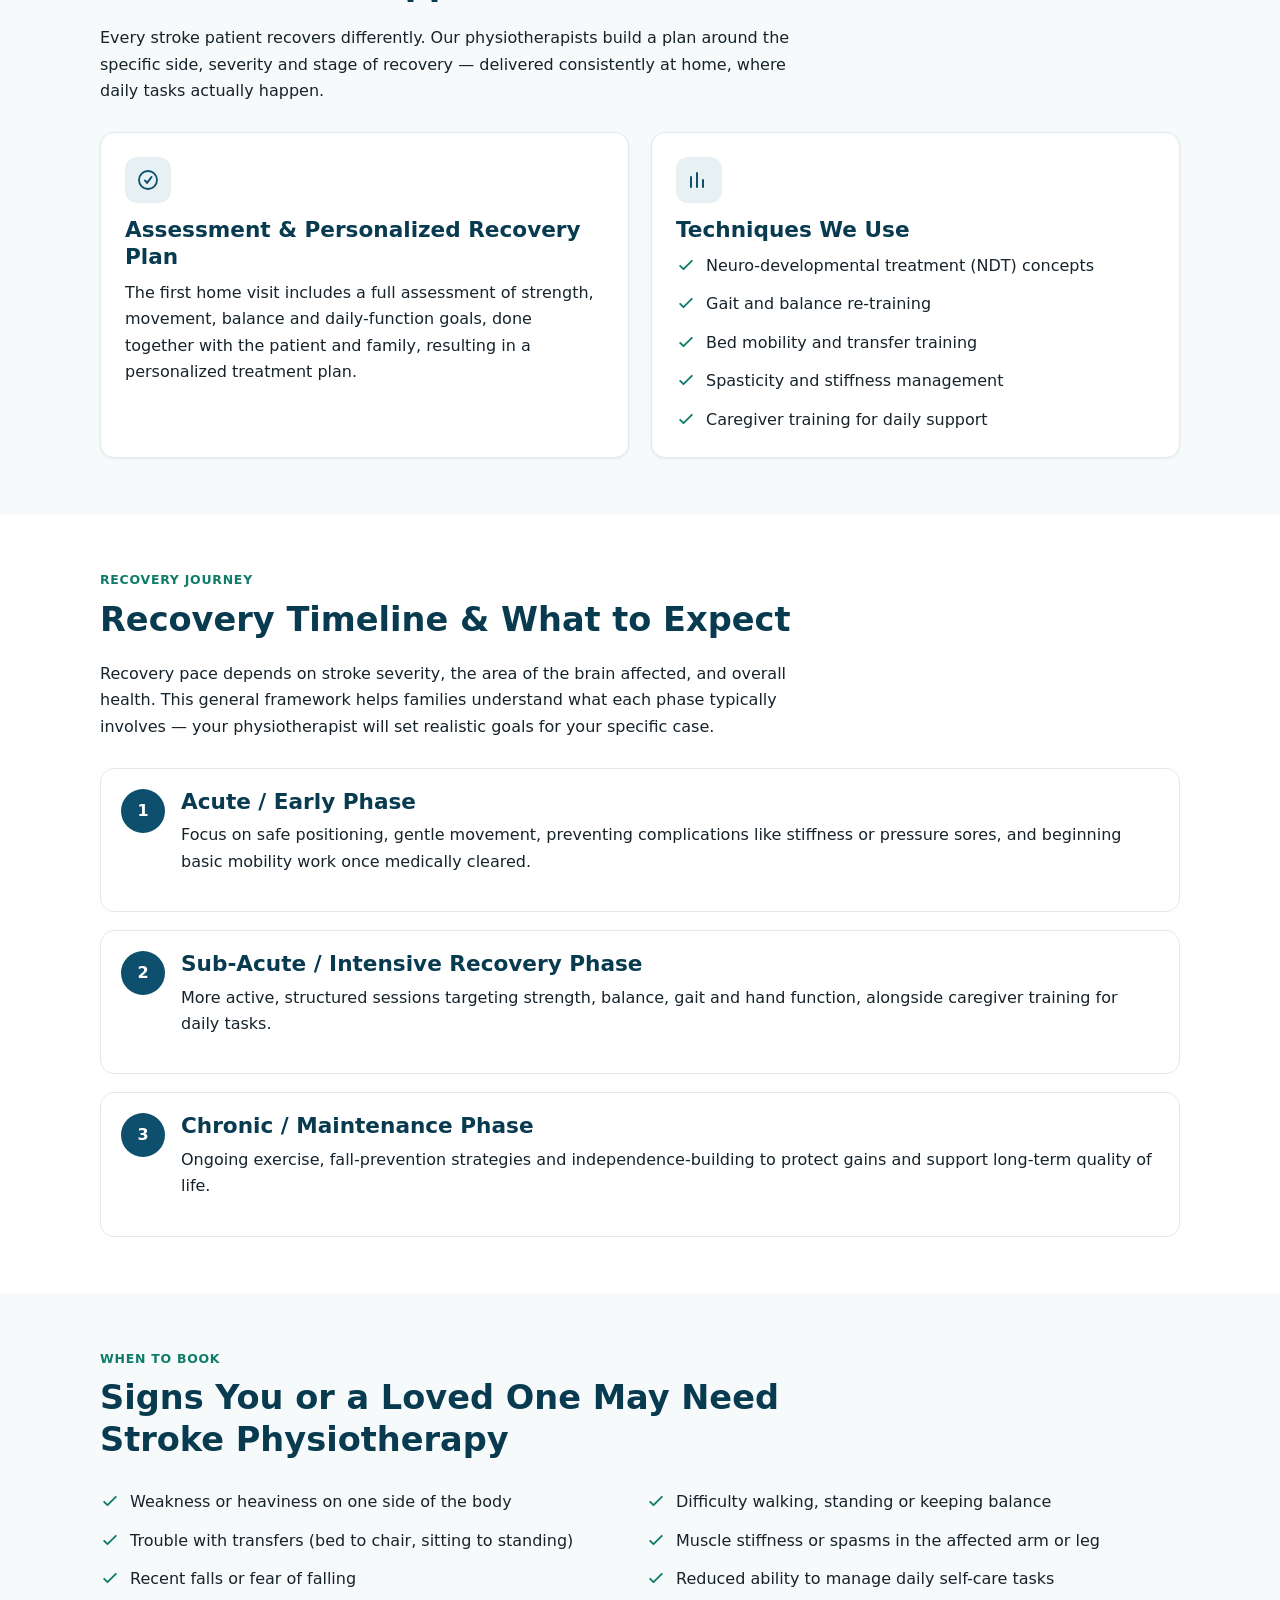
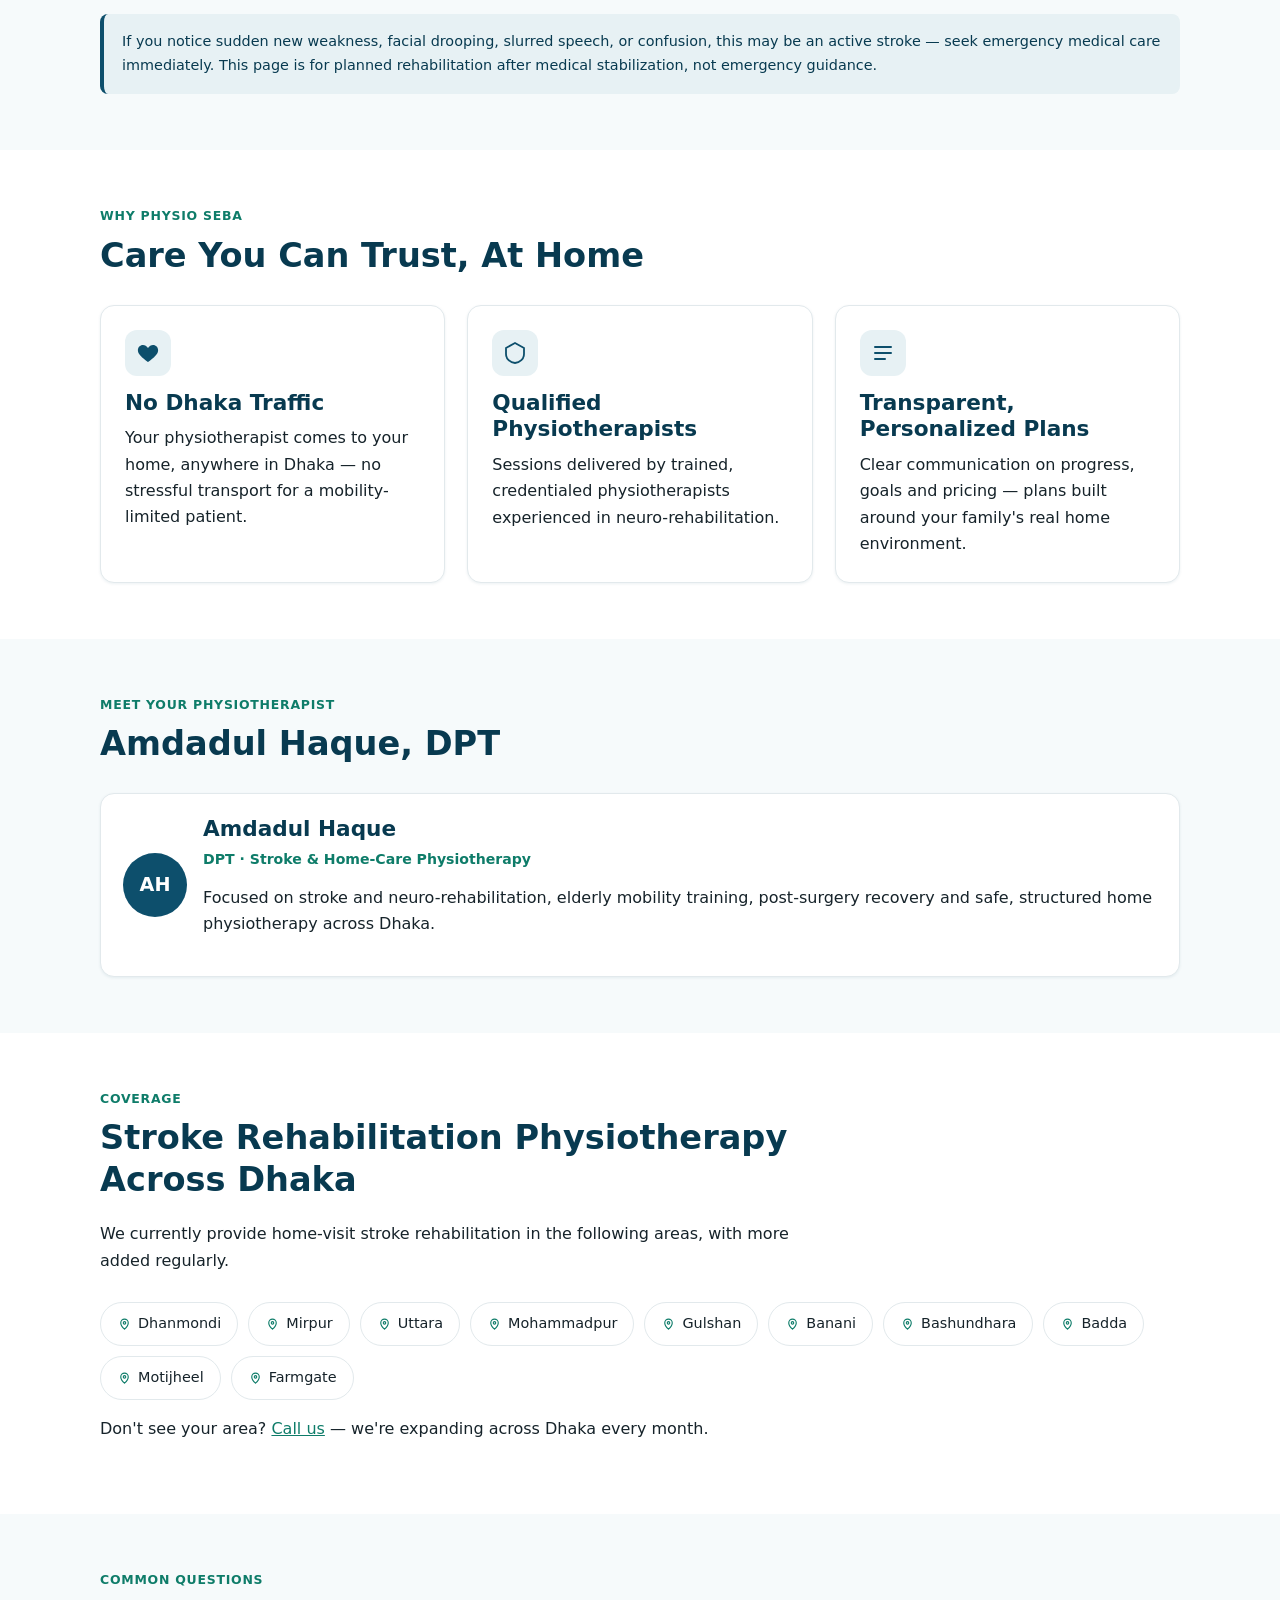
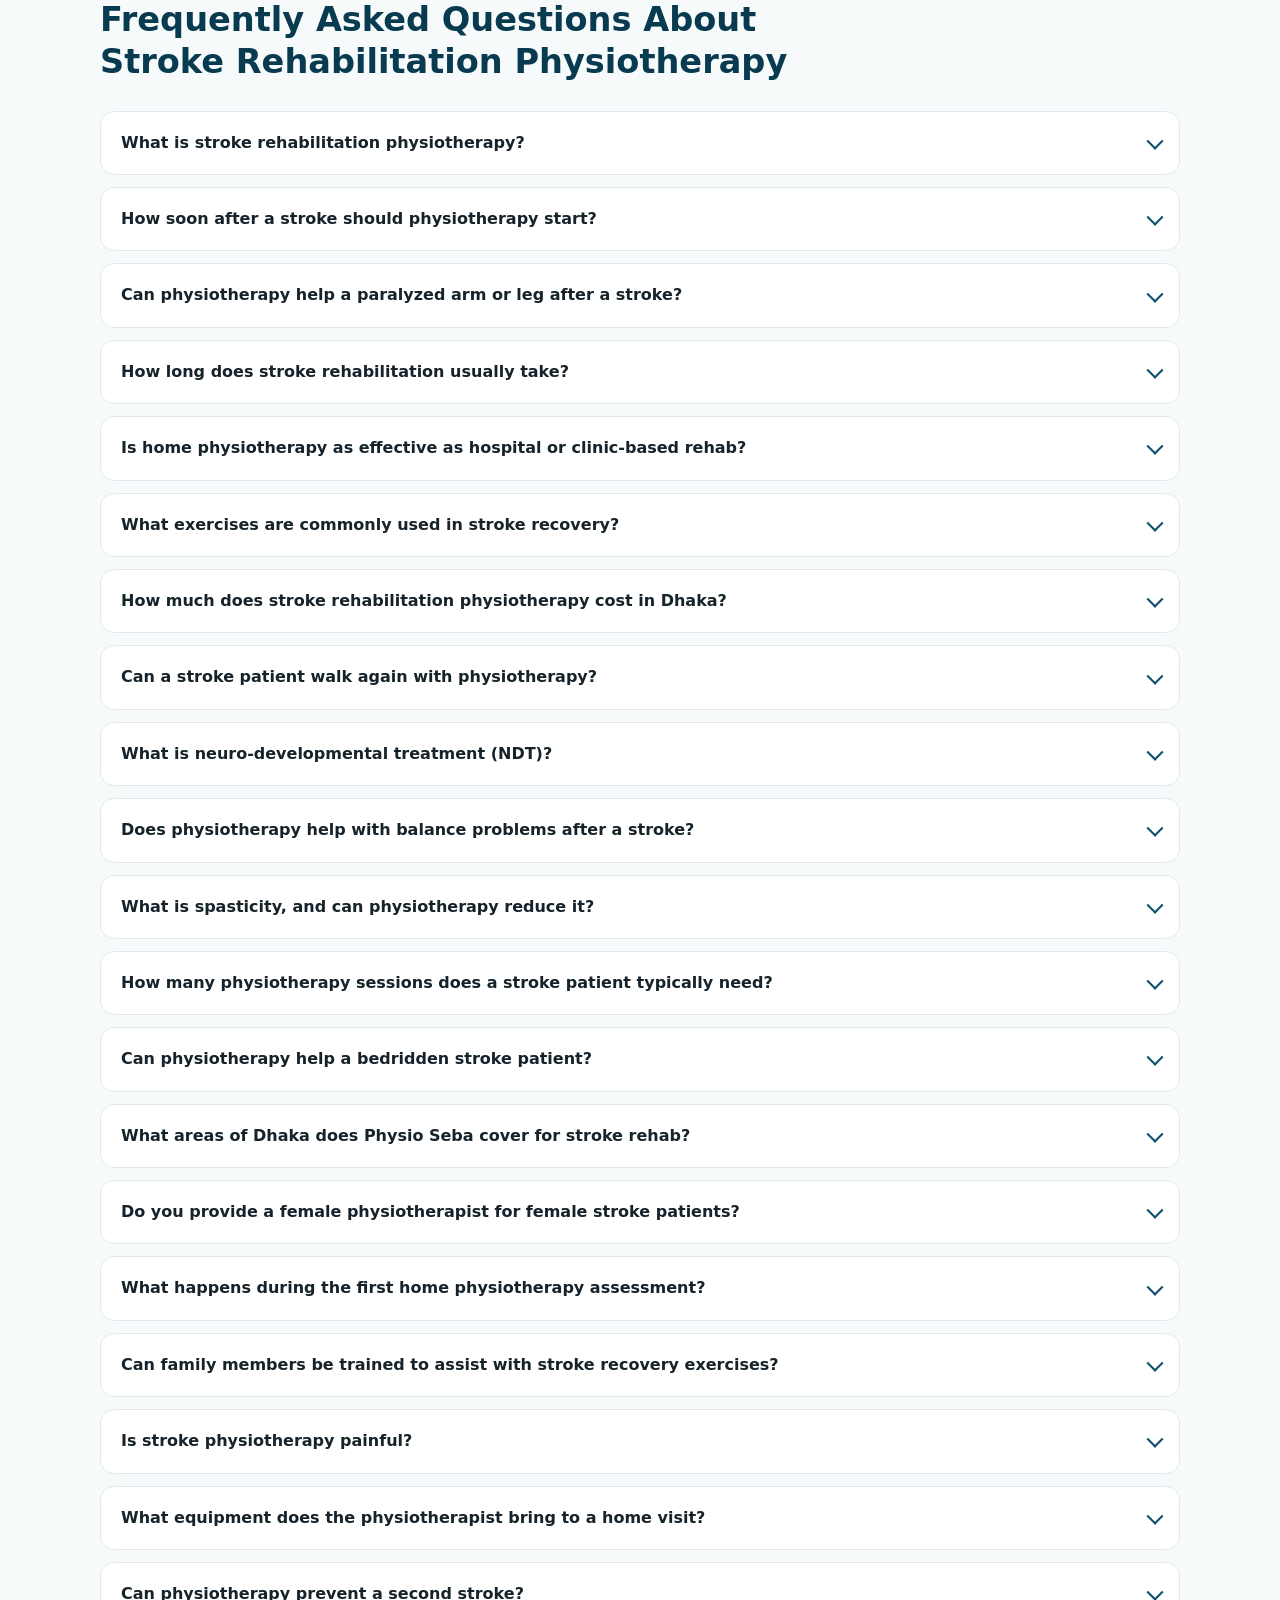
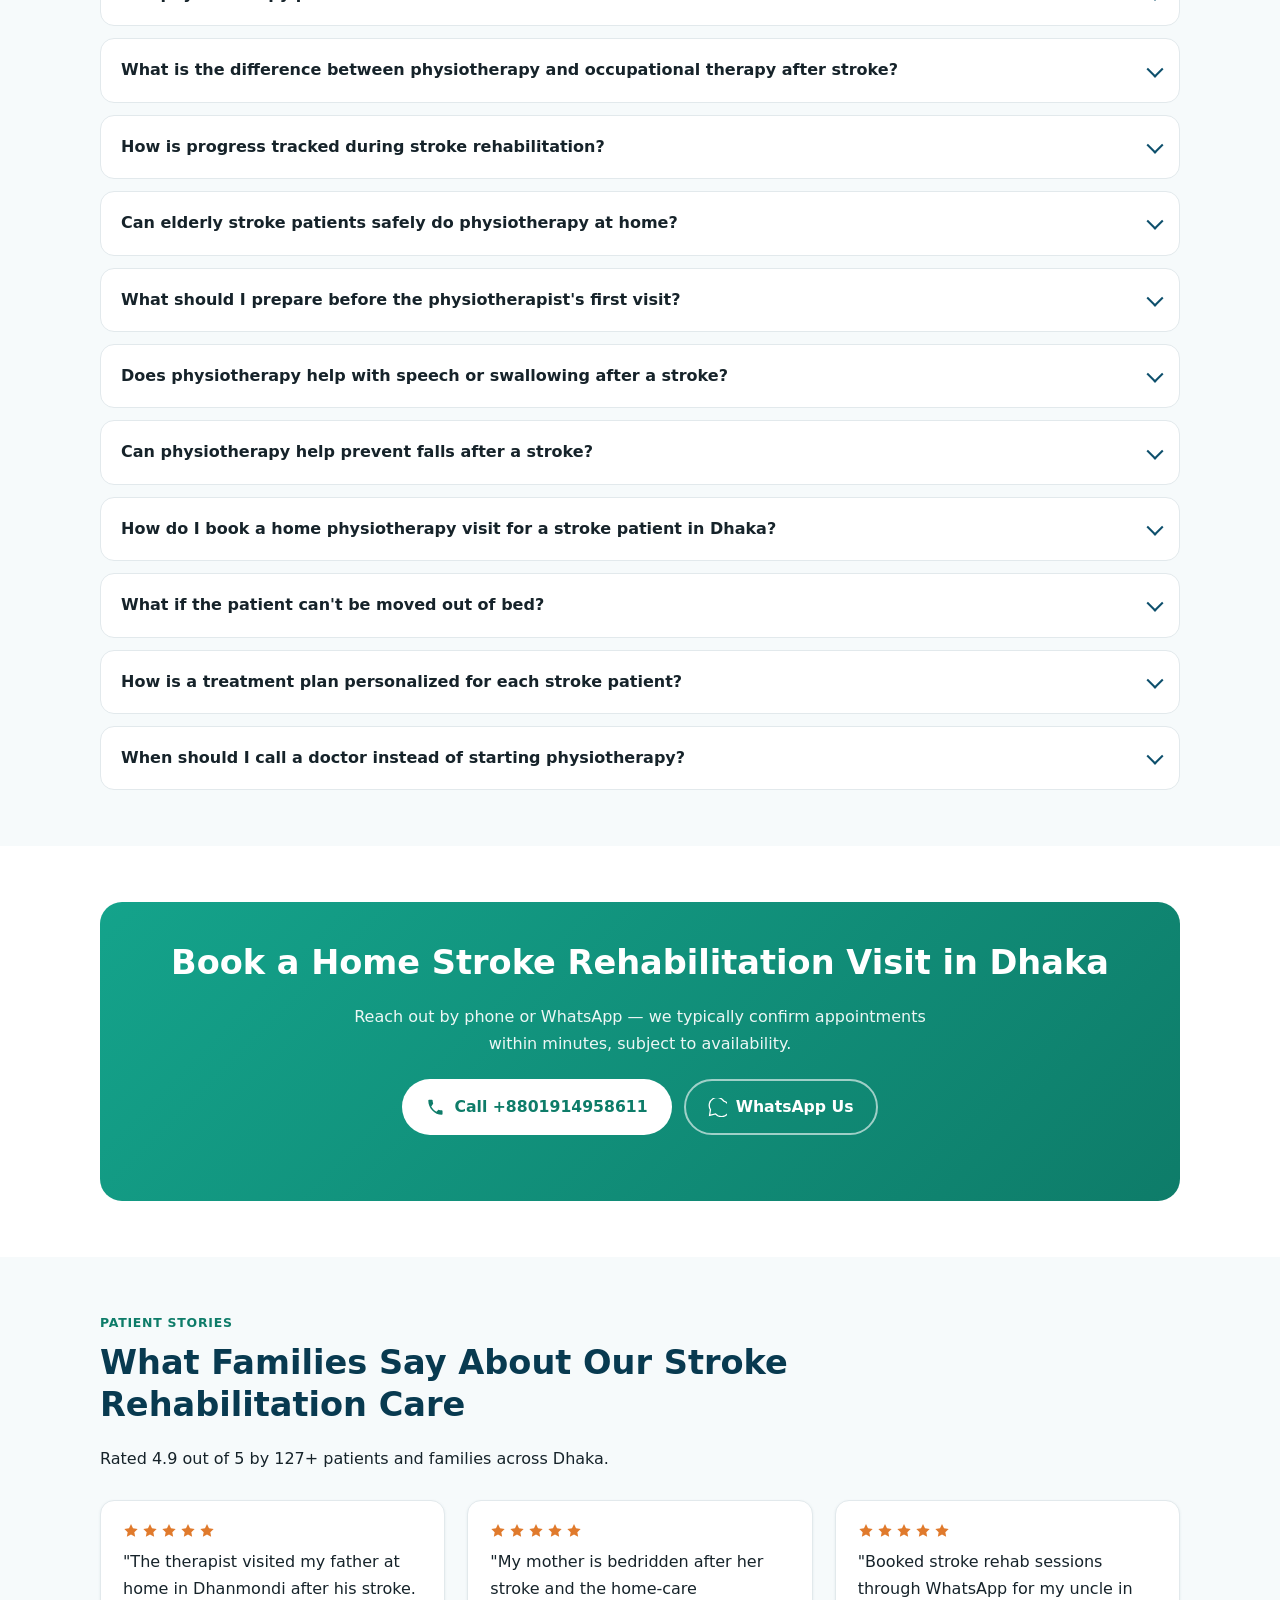
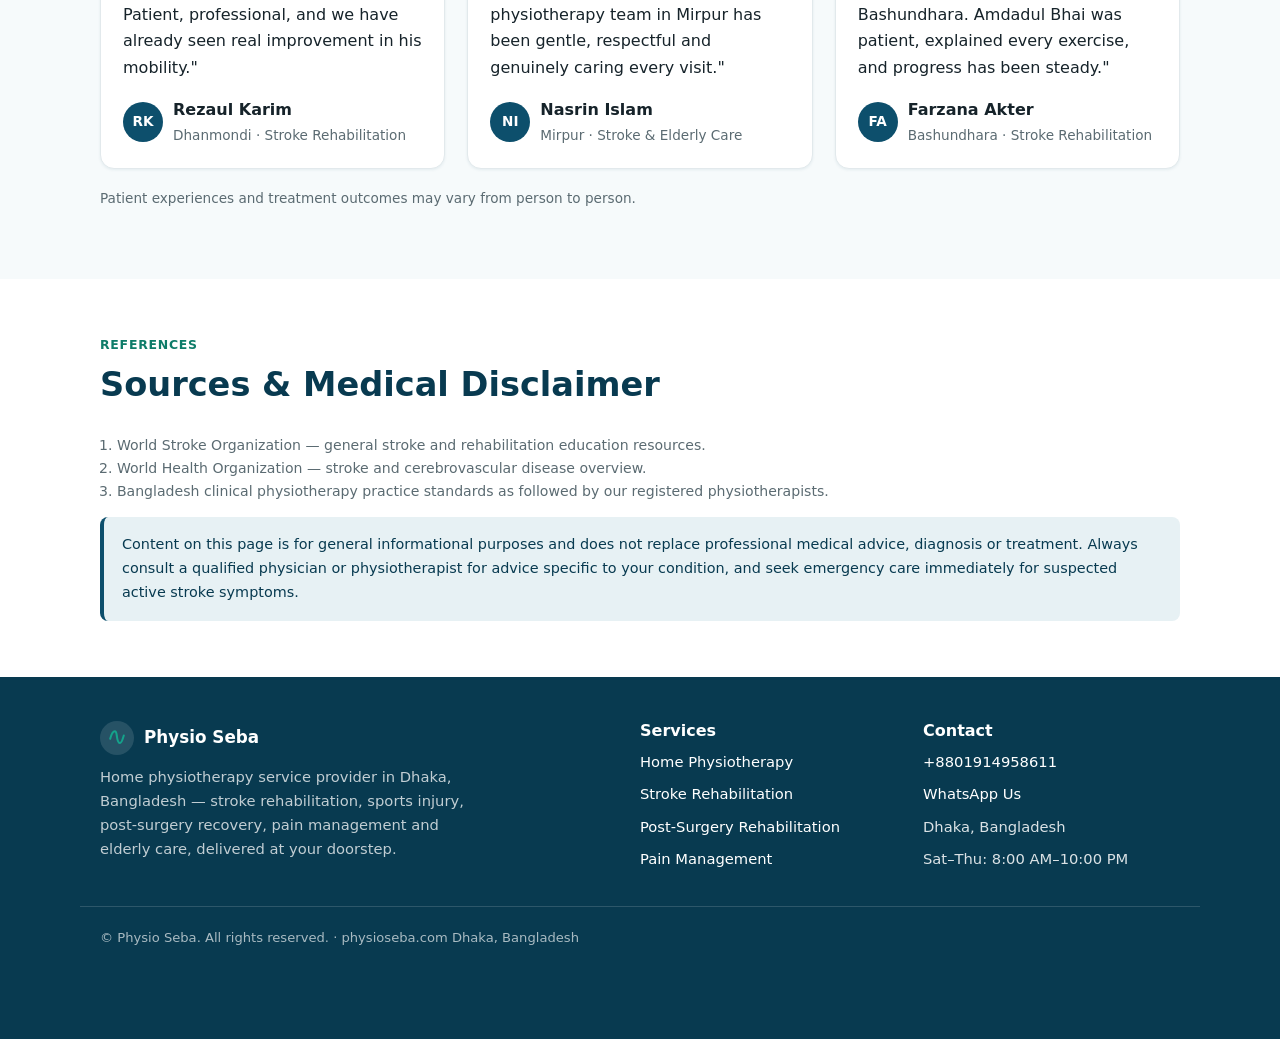
<file: stroke-rehab-physio/index.html>
<!DOCTYPE html>
<html lang="en">
<head>
<meta charset="UTF-8">
<meta name="viewport" content="width=device-width, initial-scale=1.0, viewport-fit=cover">
<title>Stroke Rehabilitation Physiotherapy in Dhaka | Home Visit — Physio Seba</title>
<meta name="description" content="Qualified home-visit physiotherapy for stroke recovery in Dhaka. Neuro-rehab, gait & balance training, caregiver support. Call +8801914958611 to book.">
<link rel="canonical" href="https://physioseba.com/stroke-rehab-physio/">
<meta name="robots" content="index, follow, max-image-preview:large">
<meta name="theme-color" content="#0D4F6C">
<meta name="author" content="Physio Seba">

<!-- Open Graph -->
<meta property="og:type" content="website">
<meta property="og:site_name" content="Physio Seba">
<meta property="og:title" content="Stroke Rehabilitation Physiotherapy in Dhaka | Physio Seba">
<meta property="og:description" content="Home-visit neuro-rehabilitation for stroke patients across Dhaka — qualified physiotherapists, personalized recovery plans, caregiver training.">
<meta property="og:url" content="https://physioseba.com/stroke-rehab-physio/">
<meta property="og:locale" content="en_US">

<!-- Twitter -->
<meta name="twitter:card" content="summary_large_image">
<meta name="twitter:title" content="Stroke Rehabilitation Physiotherapy in Dhaka | Physio Seba">
<meta name="twitter:description" content="Structured, home-based stroke rehabilitation across Dhaka. Book a qualified physiotherapist today.">

<style>
  :root{
    --clr-primary:#0D4F6C;
    --clr-primary-dark:#083A50;
    --clr-primary-light:#E7F1F4;
    --clr-accent:#14A38B;
    --clr-accent-dark:#0E7C69;
    --clr-cta:#E07A2C;
    --clr-cta-dark:#C4651C;
    --clr-bg:#FFFFFF;
    --clr-bg-soft:#F6FAFB;
    --clr-text:#16232A;
    --clr-text-muted:#5B6B72;
    --clr-border:#E2E9EC;
    --font-display:'Poppins',system-ui,-apple-system,Segoe UI,sans-serif;
    --font-body:'Inter',system-ui,-apple-system,Segoe UI,sans-serif;
    --radius-sm:8px;
    --radius-md:14px;
    --radius-lg:22px;
    --shadow-sm:0 1px 3px rgba(13,79,108,0.08);
    --shadow-md:0 8px 24px rgba(13,79,108,0.12);
    --container:1120px;
  }
  @font-face{font-family:'Poppins';src:local('Poppins');font-display:swap;}
  @font-face{font-family:'Inter';src:local('Inter');font-display:swap;}
  *,*::before,*::after{box-sizing:border-box;}
  html{scroll-behavior:smooth;}
  @media (prefers-reduced-motion:reduce){html{scroll-behavior:auto;}*{animation-duration:.001ms!important;transition-duration:.001ms!important;}}
  body{margin:0;font-family:var(--font-body);color:var(--clr-text);background:var(--clr-bg);line-height:1.65;-webkit-font-smoothing:antialiased;}
  h1,h2,h3{font-family:var(--font-display);color:var(--clr-primary-dark);line-height:1.25;margin:0 0 .6em;}
  h1{font-size:clamp(1.9rem,4.2vw,3rem);font-weight:700;}
  h2{font-size:clamp(1.5rem,3vw,2.1rem);font-weight:600;}
  h3{font-size:clamp(1.1rem,2vw,1.35rem);font-weight:600;}
  p{margin:0 0 1em;color:var(--clr-text);}
  a{color:var(--clr-accent-dark);}
  ul{padding-left:1.2em;}
  .container{max-width:var(--container);margin:0 auto;padding:0 20px;}
  .visually-hidden{position:absolute;width:1px;height:1px;padding:0;margin:-1px;overflow:hidden;clip:rect(0,0,0,0);white-space:nowrap;border:0;}
  .skip-link{position:absolute;left:8px;top:-60px;background:var(--clr-primary);color:#fff;padding:10px 16px;border-radius:var(--radius-sm);z-index:200;transition:top .2s;}
  .skip-link:focus{top:8px;}
  :focus-visible{outline:3px solid var(--clr-accent);outline-offset:2px;}

  /* Header */
  header.site-header{position:sticky;top:0;z-index:100;background:rgba(255,255,255,0.96);backdrop-filter:blur(6px);border-bottom:1px solid var(--clr-border);}
  .header-inner{display:flex;align-items:center;justify-content:space-between;padding:14px 20px;gap:16px;}
  .brand{display:flex;align-items:center;gap:10px;text-decoration:none;color:var(--clr-primary-dark);font-family:var(--font-display);font-weight:700;font-size:1.05rem;}
  .brand svg{width:34px;height:34px;flex-shrink:0;}
  nav.primary-nav{display:none;}
  nav.primary-nav ul{display:flex;gap:22px;list-style:none;padding:0;margin:0;font-size:.95rem;font-weight:500;}
  nav.primary-nav a{text-decoration:none;color:var(--clr-text);}
  nav.primary-nav a:hover{color:var(--clr-accent-dark);}
  .header-cta{display:inline-flex;align-items:center;gap:8px;background:var(--clr-cta);color:#fff;padding:10px 18px;border-radius:999px;font-weight:600;text-decoration:none;font-size:.92rem;white-space:nowrap;}
  .header-cta:hover{background:var(--clr-cta-dark);}
  @media (min-width:900px){nav.primary-nav{display:block;}}

  /* Hero */
  .hero{background:linear-gradient(160deg,var(--clr-primary) 0%,var(--clr-primary-dark) 100%);color:#fff;padding:56px 0 64px;}
  .hero .eyebrow{display:inline-flex;align-items:center;gap:8px;background:rgba(255,255,255,0.12);padding:6px 14px;border-radius:999px;font-size:.82rem;font-weight:600;letter-spacing:.02em;margin-bottom:18px;}
  .hero h1{color:#fff;max-width:18ch;}
  .hero .lede{color:rgba(255,255,255,0.88);max-width:56ch;font-size:1.06rem;}
  .hero-cta-row{display:flex;flex-wrap:wrap;gap:12px;margin:22px 0 26px;}
  .btn{display:inline-flex;align-items:center;gap:9px;padding:13px 22px;border-radius:999px;font-weight:600;text-decoration:none;font-size:.98rem;border:2px solid transparent;cursor:pointer;}
  .btn svg{width:19px;height:19px;flex-shrink:0;}
  .btn-primary{background:var(--clr-cta);color:#fff;}
  .btn-primary:hover{background:var(--clr-cta-dark);}
  .btn-outline{background:transparent;border-color:rgba(255,255,255,0.55);color:#fff;}
  .btn-outline:hover{background:rgba(255,255,255,0.12);}
  .hero-stats{display:flex;flex-wrap:wrap;gap:26px;margin-top:6px;}
  .hero-stats .stat{display:flex;align-items:center;gap:8px;font-size:.92rem;color:rgba(255,255,255,0.9);}
  .hero-stats svg{width:18px;height:18px;color:var(--clr-accent);}

  section{padding:56px 0;}
  section.soft{background:var(--clr-bg-soft);}
  .section-head{max-width:70ch;margin-bottom:28px;}
  .section-head .kicker{color:var(--clr-accent-dark);font-weight:700;text-transform:uppercase;letter-spacing:.06em;font-size:.78rem;display:block;margin-bottom:8px;}

  .grid{display:grid;gap:22px;}
  .grid-2{grid-template-columns:1fr;}
  .grid-3{grid-template-columns:1fr;}
  @media (min-width:720px){.grid-2{grid-template-columns:1fr 1fr;}.grid-3{grid-template-columns:repeat(3,1fr);}}

  .card{background:#fff;border:1px solid var(--clr-border);border-radius:var(--radius-md);padding:24px;box-shadow:var(--shadow-sm);}
  .card .icon-badge{width:46px;height:46px;border-radius:12px;background:var(--clr-primary-light);color:var(--clr-primary);display:flex;align-items:center;justify-content:center;margin-bottom:14px;}
  .card .icon-badge svg{width:24px;height:24px;}
  .card h3{margin-bottom:.4em;}
  .card p:last-child{margin-bottom:0;}

  .timeline{list-style:none;padding:0;margin:0;display:grid;gap:18px;}
  .timeline li{display:grid;grid-template-columns:auto 1fr;gap:16px;background:#fff;border:1px solid var(--clr-border);border-radius:var(--radius-md);padding:20px;}
  .timeline .phase-badge{width:44px;height:44px;border-radius:50%;background:var(--clr-primary);color:#fff;display:flex;align-items:center;justify-content:center;font-weight:700;font-family:var(--font-display);flex-shrink:0;}
  .timeline h3{margin-bottom:.3em;}

  .checklist{list-style:none;padding:0;margin:0;display:grid;gap:12px;}
  .checklist li{display:flex;gap:10px;align-items:flex-start;}
  .checklist svg{width:20px;height:20px;color:var(--clr-accent-dark);flex-shrink:0;margin-top:2px;}

  .team-card{display:flex;gap:16px;align-items:center;background:#fff;border:1px solid var(--clr-border);border-radius:var(--radius-md);padding:22px;box-shadow:var(--shadow-sm);}
  .avatar{width:64px;height:64px;border-radius:50%;background:var(--clr-primary);color:#fff;display:flex;align-items:center;justify-content:center;font-family:var(--font-display);font-weight:700;font-size:1.2rem;flex-shrink:0;}
  .team-card .cred{color:var(--clr-accent-dark);font-weight:600;font-size:.88rem;}

  .areas-list{display:flex;flex-wrap:wrap;gap:10px;list-style:none;padding:0;margin:0;}
  .areas-list li{background:#fff;border:1px solid var(--clr-border);padding:9px 16px;border-radius:999px;font-size:.9rem;font-weight:500;display:inline-flex;align-items:center;gap:6px;}
  .areas-list svg{width:15px;height:15px;color:var(--clr-accent-dark);}

  /* FAQ */
  .faq-list{display:grid;gap:12px;}
  .faq-item{background:#fff;border:1px solid var(--clr-border);border-radius:var(--radius-md);overflow:hidden;}
  .faq-item summary{cursor:pointer;list-style:none;padding:18px 48px 18px 20px;font-weight:600;font-family:var(--font-display);position:relative;font-size:1rem;}
  .faq-item summary::-webkit-details-marker{display:none;}
  .faq-item summary::after{content:"";position:absolute;right:18px;top:50%;width:12px;height:12px;border-right:2px solid var(--clr-primary);border-bottom:2px solid var(--clr-primary);transform:translateY(-65%) rotate(45deg);transition:transform .2s;}
  .faq-item[open] summary::after{transform:translateY(-35%) rotate(-135deg);}
  .faq-item .faq-answer{padding:0 20px 18px;color:var(--clr-text-muted);}

  /* Reviews */
  .review-card{background:#fff;border:1px solid var(--clr-border);border-radius:var(--radius-md);padding:22px;box-shadow:var(--shadow-sm);}
  .stars{display:flex;gap:3px;color:var(--clr-cta);margin-bottom:10px;}
  .stars svg{width:16px;height:16px;}
  .reviewer{display:flex;align-items:center;gap:10px;margin-top:14px;}
  .reviewer .avatar{width:40px;height:40px;font-size:.85rem;}
  .reviewer .meta{font-size:.85rem;color:var(--clr-text-muted);}

  /* CTA band */
  .cta-band{background:linear-gradient(135deg,var(--clr-accent) 0%,var(--clr-accent-dark) 100%);color:#fff;border-radius:var(--radius-lg);padding:40px 28px;text-align:center;}
  .cta-band h2{color:#fff;}
  .cta-band p{color:rgba(255,255,255,0.92);max-width:60ch;margin-left:auto;margin-right:auto;}
  .cta-band .hero-cta-row{justify-content:center;}
  .cta-band .btn-outline{border-color:rgba(255,255,255,0.6);}

  /* References */
  .refs{font-size:.88rem;color:var(--clr-text-muted);}
  .refs ol{padding-left:1.2em;}
  .disclaimer{background:var(--clr-primary-light);border-left:4px solid var(--clr-primary);padding:16px 18px;border-radius:var(--radius-sm);font-size:.9rem;color:var(--clr-primary-dark);}

  footer.site-footer{background:var(--clr-primary-dark);color:rgba(255,255,255,0.85);padding:44px 0 90px;font-size:.92rem;}
  footer.site-footer a{color:#fff;text-decoration:none;}
  footer.site-footer .foot-grid{display:grid;gap:26px;grid-template-columns:1fr;}
  @media (min-width:720px){footer.site-footer .foot-grid{grid-template-columns:2fr 1fr 1fr;}}
  footer.site-footer h3{color:#fff;font-size:1rem;}
  footer.site-footer ul{list-style:none;padding:0;margin:0;display:grid;gap:8px;}
  .foot-bottom{border-top:1px solid rgba(255,255,255,0.15);margin-top:30px;padding-top:20px;font-size:.82rem;color:rgba(255,255,255,0.65);}

  /* Sticky mobile CTA */
  .mobile-cta-bar{position:fixed;left:0;right:0;bottom:0;z-index:150;display:flex;background:#fff;border-top:1px solid var(--clr-border);box-shadow:0 -4px 16px rgba(13,79,108,0.12);}
  .mobile-cta-bar a{flex:1;display:flex;align-items:center;justify-content:center;gap:8px;padding:14px 10px;font-weight:700;font-size:.95rem;text-decoration:none;}
  .mobile-cta-bar .call{background:var(--clr-primary);color:#fff;}
  .mobile-cta-bar .whatsapp{background:var(--clr-accent);color:#fff;}
  .mobile-cta-bar svg{width:19px;height:19px;}
  body{padding-bottom:64px;}
  @media (min-width:900px){.mobile-cta-bar{display:none;}body{padding-bottom:0;}}
</style>
</head>
<body>

<a class="skip-link" href="#main">Skip to main content</a>

<header class="site-header">
  <div class="header-inner container">
    <a class="brand" href="https://physioseba.com/" aria-label="Physio Seba home">
      <svg viewBox="0 0 40 40" fill="none" xmlns="http://www.w3.org/2000/svg" aria-hidden="true">
        <circle cx="20" cy="20" r="20" fill="#0D4F6C"/>
        <path d="M12 21c1.5-6 3.5-9 5.5-9s2 3.5 2.5 7 1.5 7 3.5 7 3-4 4.5-9" stroke="#14A38B" stroke-width="2.4" stroke-linecap="round" fill="none"/>
      </svg>
      <span>Physio Seba</span>
    </a>
    <nav class="primary-nav" aria-label="Primary">
      <ul>
        <li><a href="#what-is">Overview</a></li>
        <li><a href="#approach">Our Approach</a></li>
        <li><a href="#timeline">Recovery Timeline</a></li>
        <li><a href="#team">Team</a></li>
        <li><a href="#faq">FAQ</a></li>
        <li><a href="#reviews">Reviews</a></li>
      </ul>
    </nav>
    <a class="header-cta" href="tel:+8801914958611" aria-label="Call Physio Seba at +8801914958611">
      <svg viewBox="0 0 24 24" fill="none" aria-hidden="true"><path d="M6.6 10.8c1.4 2.8 3.8 5.2 6.6 6.6l2.2-2.2c.3-.3.7-.4 1-.2 1.1.4 2.3.6 3.5.6.6 0 1 .4 1 1v3.5c0 .6-.4 1-1 1C10.9 21.1 2.9 13.1 2.9 3.1c0-.6.4-1 1-1H7.4c.6 0 1 .4 1 1 0 1.2.2 2.4.6 3.5.1.4 0 .8-.2 1L6.6 10.8z" fill="currentColor"/></svg>
      Call Now
    </a>
  </div>
</header>

<main id="main">

  <!-- HERO / H1 -->
  <section class="hero">
    <div class="container">
      <span class="eyebrow">
        <svg viewBox="0 0 24 24" fill="none" aria-hidden="true" width="16" height="16"><path d="M12 2 3 7v6c0 5 4 8.5 9 9 5-.5 9-4 9-9V7l-9-5Z" stroke="#fff" stroke-width="1.6"/></svg>
        Trusted Home Physiotherapy in Dhaka
      </span>
      <h1>Stroke Rehabilitation Physiotherapy in Dhaka — At Your Home</h1>
      <p class="lede">Structured neuro-rehabilitation for stroke patients, delivered by qualified physiotherapists at your doorstep anywhere in Dhaka. Rebuild movement, balance and independence — without the stress of hospital travel.</p>
      <div class="hero-cta-row">
        <a class="btn btn-primary" href="tel:+8801914958611">
          <svg viewBox="0 0 24 24" fill="none" aria-hidden="true"><path d="M6.6 10.8c1.4 2.8 3.8 5.2 6.6 6.6l2.2-2.2c.3-.3.7-.4 1-.2 1.1.4 2.3.6 3.5.6.6 0 1 .4 1 1v3.5c0 .6-.4 1-1 1C10.9 21.1 2.9 13.1 2.9 3.1c0-.6.4-1 1-1H7.4c.6 0 1 .4 1 1 0 1.2.2 2.4.6 3.5.1.4 0 .8-.2 1L6.6 10.8z" fill="currentColor"/></svg>
          Call +8801914958611
        </a>
        <a class="btn btn-outline" href="https://wa.me/8801914958611" target="_blank" rel="noopener">
          <svg viewBox="0 0 24 24" fill="none" aria-hidden="true"><path d="M20 4a10 10 0 0 0-16.9 10.7L2 22l7.5-1.9A10 10 0 1 0 20 4Z" stroke="currentColor" stroke-width="1.6"/><path d="M8.5 8.7c.3-.7.6-.7 1-.7h.6c.2 0 .5 0 .7.5.2.6.7 1.9.8 2 .1.2.1.4 0 .6-.1.2-.2.3-.4.5-.2.2-.4.4-.2.7.6 1 1.4 1.8 2.4 2.3.2.1.4.1.6-.1.2-.2.7-.8.9-1 .2-.2.4-.2.6-.1l1.8.9c.2.1.4.2.4.4 0 .8-.5 1.6-1.3 2-.7.3-1.5.5-3.5-.7-1.9-1.1-3.1-2.9-3.7-3.8-.4-.6-.7-1.3-.7-2 0-.9.4-1.4.6-1.6Z" fill="currentColor"/></svg>
          Chat on WhatsApp
        </a>
      </div>
      <div class="hero-stats">
        <span class="stat"><svg viewBox="0 0 24 24" fill="none" aria-hidden="true"><path d="m12 17.3-6.2 3.3 1.2-6.9L2 8.9l7-1L12 1.6l3 6.3 7 1-5 4.8 1.2 6.9L12 17.3Z" fill="currentColor"/></svg> 4.9/5 patient rating</span>
        <span class="stat"><svg viewBox="0 0 24 24" fill="none" aria-hidden="true"><path d="M12 2 3 7v6c0 5 4 8.5 9 9 5-.5 9-4 9-9V7l-9-5Z" stroke="currentColor" stroke-width="1.6"/></svg> 120+ registered physiotherapists</span>
        <span class="stat"><svg viewBox="0 0 24 24" fill="none" aria-hidden="true"><circle cx="12" cy="12" r="9" stroke="currentColor" stroke-width="1.6"/><path d="M12 7v5l3 2" stroke="currentColor" stroke-width="1.6" stroke-linecap="round"/></svg> 7-day booking availability</span>
      </div>
    </div>
  </section>

  <!-- WHAT IS -->
  <section id="what-is">
    <div class="container">
      <div class="section-head">
        <span class="kicker">Understanding Stroke Recovery</span>
        <h2>What Is Stroke Rehabilitation Physiotherapy?</h2>
        <p>Stroke rehabilitation physiotherapy is a structured program of movement-based therapy that helps the brain and body relearn lost function after a stroke (cerebrovascular accident). It focuses on rebuilding strength, balance, coordination and daily-life independence through repeated, guided practice.</p>
      </div>
      <div class="grid grid-2">
        <div class="card">
          <div class="icon-badge"><svg viewBox="0 0 24 24" fill="none" aria-hidden="true"><path d="M12 21s-7-4.4-9.5-9C.7 8 3 4 7 4c2 0 3.6 1.1 5 3 1.4-1.9 3-3 5-3 4 0 6.3 4 4.5 8-2.5 4.6-9.5 9-9.5 9Z" fill="currentColor"/></svg></div>
          <h3>How a Stroke Affects Movement and Independence</h3>
          <p>A stroke can cause one-sided weakness (hemiparesis) or paralysis (hemiplegia), muscle stiffness (spasticity), and loss of balance and coordination. This often makes everyday tasks — walking, sitting up, dressing, transferring from bed to chair — difficult or unsafe without support.</p>
        </div>
        <div class="card">
          <div class="icon-badge"><svg viewBox="0 0 24 24" fill="none" aria-hidden="true"><circle cx="12" cy="12" r="9" stroke="currentColor" stroke-width="1.8"/><path d="M12 7v5l3.5 2" stroke="currentColor" stroke-width="1.8" stroke-linecap="round"/></svg></div>
          <h3>Why Early Physiotherapy Matters</h3>
          <p>The brain has the ability to reorganize and form new connections after injury — a process called neuroplasticity. Starting guided physiotherapy as soon as your physician confirms the patient is medically stable can support this recovery window. Always follow your treating doctor's clearance before beginning therapy.</p>
        </div>
      </div>
    </div>
  </section>

  <!-- APPROACH -->
  <section id="approach" class="soft">
    <div class="container">
      <div class="section-head">
        <span class="kicker">Our Method</span>
        <h2>Our Home-Based Stroke Rehabilitation Approach</h2>
        <p>Every stroke patient recovers differently. Our physiotherapists build a plan around the specific side, severity and stage of recovery — delivered consistently at home, where daily tasks actually happen.</p>
      </div>
      <div class="grid grid-2">
        <div class="card">
          <div class="icon-badge"><svg viewBox="0 0 24 24" fill="none" aria-hidden="true"><path d="M9 12.5 11 15l4.5-6" stroke="currentColor" stroke-width="2" stroke-linecap="round" stroke-linejoin="round"/><circle cx="12" cy="12" r="9" stroke="currentColor" stroke-width="1.8"/></svg></div>
          <h3>Assessment & Personalized Recovery Plan</h3>
          <p>The first home visit includes a full assessment of strength, movement, balance and daily-function goals, done together with the patient and family, resulting in a personalized treatment plan.</p>
        </div>
        <div class="card">
          <div class="icon-badge"><svg viewBox="0 0 24 24" fill="none" aria-hidden="true"><path d="M4 19V9m6 10V5m6 14v-7" stroke="currentColor" stroke-width="2" stroke-linecap="round"/></svg></div>
          <h3>Techniques We Use</h3>
          <ul class="checklist" style="margin-top:6px;">
            <li><svg viewBox="0 0 24 24" fill="none" aria-hidden="true"><path d="m5 13 4 4L19 7" stroke="currentColor" stroke-width="2.2" stroke-linecap="round" stroke-linejoin="round"/></svg> Neuro-developmental treatment (NDT) concepts</li>
            <li><svg viewBox="0 0 24 24" fill="none" aria-hidden="true"><path d="m5 13 4 4L19 7" stroke="currentColor" stroke-width="2.2" stroke-linecap="round" stroke-linejoin="round"/></svg> Gait and balance re-training</li>
            <li><svg viewBox="0 0 24 24" fill="none" aria-hidden="true"><path d="m5 13 4 4L19 7" stroke="currentColor" stroke-width="2.2" stroke-linecap="round" stroke-linejoin="round"/></svg> Bed mobility and transfer training</li>
            <li><svg viewBox="0 0 24 24" fill="none" aria-hidden="true"><path d="m5 13 4 4L19 7" stroke="currentColor" stroke-width="2.2" stroke-linecap="round" stroke-linejoin="round"/></svg> Spasticity and stiffness management</li>
            <li><svg viewBox="0 0 24 24" fill="none" aria-hidden="true"><path d="m5 13 4 4L19 7" stroke="currentColor" stroke-width="2.2" stroke-linecap="round" stroke-linejoin="round"/></svg> Caregiver training for daily support</li>
          </ul>
        </div>
      </div>
    </div>
  </section>

  <!-- TIMELINE -->
  <section id="timeline">
    <div class="container">
      <div class="section-head">
        <span class="kicker">Recovery Journey</span>
        <h2>Recovery Timeline & What to Expect</h2>
        <p>Recovery pace depends on stroke severity, the area of the brain affected, and overall health. This general framework helps families understand what each phase typically involves — your physiotherapist will set realistic goals for your specific case.</p>
      </div>
      <ol class="timeline">
        <li>
          <span class="phase-badge">1</span>
          <div>
            <h3>Acute / Early Phase</h3>
            <p>Focus on safe positioning, gentle movement, preventing complications like stiffness or pressure sores, and beginning basic mobility work once medically cleared.</p>
          </div>
        </li>
        <li>
          <span class="phase-badge">2</span>
          <div>
            <h3>Sub-Acute / Intensive Recovery Phase</h3>
            <p>More active, structured sessions targeting strength, balance, gait and hand function, alongside caregiver training for daily tasks.</p>
          </div>
        </li>
        <li>
          <span class="phase-badge">3</span>
          <div>
            <h3>Chronic / Maintenance Phase</h3>
            <p>Ongoing exercise, fall-prevention strategies and independence-building to protect gains and support long-term quality of life.</p>
          </div>
        </li>
      </ol>
    </div>
  </section>

  <!-- SIGNS -->
  <section class="soft">
    <div class="container">
      <div class="section-head">
        <span class="kicker">When to Book</span>
        <h2>Signs You or a Loved One May Need Stroke Physiotherapy</h2>
      </div>
      <ul class="checklist grid grid-2">
        <li><svg viewBox="0 0 24 24" fill="none" aria-hidden="true"><path d="m5 13 4 4L19 7" stroke="currentColor" stroke-width="2.2" stroke-linecap="round" stroke-linejoin="round"/></svg> Weakness or heaviness on one side of the body</li>
        <li><svg viewBox="0 0 24 24" fill="none" aria-hidden="true"><path d="m5 13 4 4L19 7" stroke="currentColor" stroke-width="2.2" stroke-linecap="round" stroke-linejoin="round"/></svg> Difficulty walking, standing or keeping balance</li>
        <li><svg viewBox="0 0 24 24" fill="none" aria-hidden="true"><path d="m5 13 4 4L19 7" stroke="currentColor" stroke-width="2.2" stroke-linecap="round" stroke-linejoin="round"/></svg> Trouble with transfers (bed to chair, sitting to standing)</li>
        <li><svg viewBox="0 0 24 24" fill="none" aria-hidden="true"><path d="m5 13 4 4L19 7" stroke="currentColor" stroke-width="2.2" stroke-linecap="round" stroke-linejoin="round"/></svg> Muscle stiffness or spasms in the affected arm or leg</li>
        <li><svg viewBox="0 0 24 24" fill="none" aria-hidden="true"><path d="m5 13 4 4L19 7" stroke="currentColor" stroke-width="2.2" stroke-linecap="round" stroke-linejoin="round"/></svg> Recent falls or fear of falling</li>
        <li><svg viewBox="0 0 24 24" fill="none" aria-hidden="true"><path d="m5 13 4 4L19 7" stroke="currentColor" stroke-width="2.2" stroke-linecap="round" stroke-linejoin="round"/></svg> Reduced ability to manage daily self-care tasks</li>
      </ul>
      <div class="disclaimer" style="margin-top:22px;">If you notice sudden new weakness, facial drooping, slurred speech, or confusion, this may be an active stroke — seek emergency medical care immediately. This page is for planned rehabilitation after medical stabilization, not emergency guidance.</div>
    </div>
  </section>

  <!-- WHY CHOOSE -->
  <section>
    <div class="container">
      <div class="section-head">
        <span class="kicker">Why Physio Seba</span>
        <h2>Care You Can Trust, At Home</h2>
      </div>
      <div class="grid grid-3">
        <div class="card">
          <div class="icon-badge"><svg viewBox="0 0 24 24" fill="none" aria-hidden="true"><path d="M12 21s-7-4.4-9.5-9C.7 8 3 4 7 4c2 0 3.6 1.1 5 3 1.4-1.9 3-3 5-3 4 0 6.3 4 4.5 8-2.5 4.6-9.5 9-9.5 9Z" fill="currentColor"/></svg></div>
          <h3>No Dhaka Traffic</h3>
          <p>Your physiotherapist comes to your home, anywhere in Dhaka — no stressful transport for a mobility-limited patient.</p>
        </div>
        <div class="card">
          <div class="icon-badge"><svg viewBox="0 0 24 24" fill="none" aria-hidden="true"><path d="M12 2 3 7v6c0 5 4 8.5 9 9 5-.5 9-4 9-9V7l-9-5Z" stroke="currentColor" stroke-width="1.8"/></svg></div>
          <h3>Qualified Physiotherapists</h3>
          <p>Sessions delivered by trained, credentialed physiotherapists experienced in neuro-rehabilitation.</p>
        </div>
        <div class="card">
          <div class="icon-badge"><svg viewBox="0 0 24 24" fill="none" aria-hidden="true"><path d="M4 6h16M4 12h16M4 18h10" stroke="currentColor" stroke-width="2" stroke-linecap="round"/></svg></div>
          <h3>Transparent, Personalized Plans</h3>
          <p>Clear communication on progress, goals and pricing — plans built around your family's real home environment.</p>
        </div>
      </div>
    </div>
  </section>

  <!-- TEAM -->
  <section id="team" class="soft">
    <div class="container">
      <div class="section-head">
        <span class="kicker">Meet Your Physiotherapist</span>
        <h2>Amdadul Haque, DPT</h2>
      </div>
      <div class="team-card">
        <div class="avatar" aria-hidden="true">AH</div>
        <div>
          <h3 style="margin-bottom:.2em;">Amdadul Haque</h3>
          <p class="cred">DPT · Stroke & Home-Care Physiotherapy</p>
          <p style="margin-top:.4em;">Focused on stroke and neuro-rehabilitation, elderly mobility training, post-surgery recovery and safe, structured home physiotherapy across Dhaka.</p>
        </div>
      </div>
    </div>
  </section>

  <!-- AREAS -->
  <section>
    <div class="container">
      <div class="section-head">
        <span class="kicker">Coverage</span>
        <h2>Stroke Rehabilitation Physiotherapy Across Dhaka</h2>
        <p>We currently provide home-visit stroke rehabilitation in the following areas, with more added regularly.</p>
      </div>
      <ul class="areas-list">
        <li><svg viewBox="0 0 24 24" fill="none" aria-hidden="true"><path d="M12 21s-6-5.5-6-10a6 6 0 1 1 12 0c0 4.5-6 10-6 10Z" stroke="currentColor" stroke-width="1.8"/><circle cx="12" cy="11" r="2" stroke="currentColor" stroke-width="1.8"/></svg> Dhanmondi</li>
        <li><svg viewBox="0 0 24 24" fill="none" aria-hidden="true"><path d="M12 21s-6-5.5-6-10a6 6 0 1 1 12 0c0 4.5-6 10-6 10Z" stroke="currentColor" stroke-width="1.8"/><circle cx="12" cy="11" r="2" stroke="currentColor" stroke-width="1.8"/></svg> Mirpur</li>
        <li><svg viewBox="0 0 24 24" fill="none" aria-hidden="true"><path d="M12 21s-6-5.5-6-10a6 6 0 1 1 12 0c0 4.5-6 10-6 10Z" stroke="currentColor" stroke-width="1.8"/><circle cx="12" cy="11" r="2" stroke="currentColor" stroke-width="1.8"/></svg> Uttara</li>
        <li><svg viewBox="0 0 24 24" fill="none" aria-hidden="true"><path d="M12 21s-6-5.5-6-10a6 6 0 1 1 12 0c0 4.5-6 10-6 10Z" stroke="currentColor" stroke-width="1.8"/><circle cx="12" cy="11" r="2" stroke="currentColor" stroke-width="1.8"/></svg> Mohammadpur</li>
        <li><svg viewBox="0 0 24 24" fill="none" aria-hidden="true"><path d="M12 21s-6-5.5-6-10a6 6 0 1 1 12 0c0 4.5-6 10-6 10Z" stroke="currentColor" stroke-width="1.8"/><circle cx="12" cy="11" r="2" stroke="currentColor" stroke-width="1.8"/></svg> Gulshan</li>
        <li><svg viewBox="0 0 24 24" fill="none" aria-hidden="true"><path d="M12 21s-6-5.5-6-10a6 6 0 1 1 12 0c0 4.5-6 10-6 10Z" stroke="currentColor" stroke-width="1.8"/><circle cx="12" cy="11" r="2" stroke="currentColor" stroke-width="1.8"/></svg> Banani</li>
        <li><svg viewBox="0 0 24 24" fill="none" aria-hidden="true"><path d="M12 21s-6-5.5-6-10a6 6 0 1 1 12 0c0 4.5-6 10-6 10Z" stroke="currentColor" stroke-width="1.8"/><circle cx="12" cy="11" r="2" stroke="currentColor" stroke-width="1.8"/></svg> Bashundhara</li>
        <li><svg viewBox="0 0 24 24" fill="none" aria-hidden="true"><path d="M12 21s-6-5.5-6-10a6 6 0 1 1 12 0c0 4.5-6 10-6 10Z" stroke="currentColor" stroke-width="1.8"/><circle cx="12" cy="11" r="2" stroke="currentColor" stroke-width="1.8"/></svg> Badda</li>
        <li><svg viewBox="0 0 24 24" fill="none" aria-hidden="true"><path d="M12 21s-6-5.5-6-10a6 6 0 1 1 12 0c0 4.5-6 10-6 10Z" stroke="currentColor" stroke-width="1.8"/><circle cx="12" cy="11" r="2" stroke="currentColor" stroke-width="1.8"/></svg> Motijheel</li>
        <li><svg viewBox="0 0 24 24" fill="none" aria-hidden="true"><path d="M12 21s-6-5.5-6-10a6 6 0 1 1 12 0c0 4.5-6 10-6 10Z" stroke="currentColor" stroke-width="1.8"/><circle cx="12" cy="11" r="2" stroke="currentColor" stroke-width="1.8"/></svg> Farmgate</li>
      </ul>
      <p style="margin-top:16px;">Don't see your area? <a href="tel:+8801914958611">Call us</a> — we're expanding across Dhaka every month.</p>
    </div>
  </section>

  <!-- FAQ -->
  <section id="faq" class="soft">
    <div class="container">
      <div class="section-head">
        <span class="kicker">Common Questions</span>
        <h2>Frequently Asked Questions About Stroke Rehabilitation Physiotherapy</h2>
      </div>
      <div class="faq-list">

        <details class="faq-item"><summary>What is stroke rehabilitation physiotherapy?</summary><div class="faq-answer"><p>It's a structured physiotherapy program that helps stroke patients regain movement, strength, balance and independence through guided, repeated exercise and hands-on techniques.</p></div></details>

        <details class="faq-item"><summary>How soon after a stroke should physiotherapy start?</summary><div class="faq-answer"><p>Timing depends on medical stability and is decided by the treating physician. Once cleared, starting structured physiotherapy promptly generally supports better recovery outcomes.</p></div></details>

        <details class="faq-item"><summary>Can physiotherapy help a paralyzed arm or leg after a stroke?</summary><div class="faq-answer"><p>Physiotherapy can help many patients regain some movement, strength and function through targeted exercises, though the degree of recovery varies by severity and individual factors.</p></div></details>

        <details class="faq-item"><summary>How long does stroke rehabilitation usually take?</summary><div class="faq-answer"><p>Recovery timelines vary widely — from weeks to many months — depending on stroke severity, the brain area affected, and consistency of therapy. Your physiotherapist will set realistic milestones for your case.</p></div></details>

        <details class="faq-item"><summary>Is home physiotherapy as effective as hospital or clinic-based rehab?</summary><div class="faq-answer"><p>The core techniques are the same as in a clinic. Home physiotherapy can also help because exercises are practiced in the patient's real living environment, which supports carryover into daily life.</p></div></details>

        <details class="faq-item"><summary>What exercises are commonly used in stroke recovery?</summary><div class="faq-answer"><p>Common approaches include balance training, gait re-education, range-of-motion exercises, strengthening, and functional task practice — all personalized by your physiotherapist to your condition.</p></div></details>

        <details class="faq-item"><summary>How much does stroke rehabilitation physiotherapy cost in Dhaka?</summary><div class="faq-answer"><p>Cost depends on the patient's condition, session frequency and location within Dhaka. Call or WhatsApp +8801914958611 for an exact quote.</p></div></details>

        <details class="faq-item"><summary>Can a stroke patient walk again with physiotherapy?</summary><div class="faq-answer"><p>Many stroke patients regain some level of walking ability with consistent gait and balance training, though outcomes depend on the severity and location of the stroke.</p></div></details>

        <details class="faq-item"><summary>What is neuro-developmental treatment (NDT)?</summary><div class="faq-answer"><p>NDT is a hands-on physiotherapy approach that uses guided movement and positioning to help retrain normal movement patterns after neurological injury such as a stroke.</p></div></details>

        <details class="faq-item"><summary>Does physiotherapy help with balance problems after a stroke?</summary><div class="faq-answer"><p>Yes. Balance and coordination training is a core part of stroke rehabilitation and also helps reduce fall risk.</p></div></details>

        <details class="faq-item"><summary>What is spasticity, and can physiotherapy reduce it?</summary><div class="faq-answer"><p>Spasticity is muscle stiffness or tightness that can follow a stroke. Physiotherapy techniques such as stretching, positioning and guided movement can help manage it as part of an overall plan with your physician.</p></div></details>

        <details class="faq-item"><summary>How many physiotherapy sessions does a stroke patient typically need?</summary><div class="faq-answer"><p>This varies by patient. After the first home assessment, your physiotherapist will recommend a personalized plan with an estimated session frequency and duration.</p></div></details>

        <details class="faq-item"><summary>Can physiotherapy help a bedridden stroke patient?</summary><div class="faq-answer"><p>Yes. Bedridden patients can benefit from positioning, gentle range-of-motion work, and bed mobility training to prevent complications and prepare for further recovery.</p></div></details>

        <details class="faq-item"><summary>What areas of Dhaka does Physio Seba cover for stroke rehab?</summary><div class="faq-answer"><p>We currently serve Dhanmondi, Mirpur, Uttara, Mohammadpur, Gulshan, Banani, Bashundhara, Badda, Motijheel, Farmgate and nearby areas.</p></div></details>

        <details class="faq-item"><summary>Do you provide a female physiotherapist for female stroke patients?</summary><div class="faq-answer"><p>Yes, on request we arrange a female physiotherapist to ensure the patient's comfort during treatment.</p></div></details>

        <details class="faq-item"><summary>What happens during the first home physiotherapy assessment?</summary><div class="faq-answer"><p>Your physiotherapist evaluates strength, movement, balance and daily-function goals, then builds a personalized treatment plan with you and your family.</p></div></details>

        <details class="faq-item"><summary>Can family members be trained to assist with stroke recovery exercises?</summary><div class="faq-answer"><p>Yes. Caregiver training is part of our approach so family members can safely support exercises and daily transfers between sessions.</p></div></details>

        <details class="faq-item"><summary>Is stroke physiotherapy painful?</summary><div class="faq-answer"><p>Sessions are generally designed to be tolerable and are paced to the patient's comfort. Some stretching or effort-based exercises may cause mild, temporary discomfort, which your physiotherapist will manage.</p></div></details>

        <details class="faq-item"><summary>What equipment does the physiotherapist bring to a home visit?</summary><div class="faq-answer"><p>Our physiotherapists bring the basic assessment and treatment equipment required for a home-based session.</p></div></details>

        <details class="faq-item"><summary>Can physiotherapy prevent a second stroke?</summary><div class="faq-answer"><p>Physiotherapy itself doesn't prevent stroke recurrence, but improved mobility, strength and activity levels can support overall health. Stroke prevention should be managed with your physician.</p></div></details>

        <details class="faq-item"><summary>What is the difference between physiotherapy and occupational therapy after stroke?</summary><div class="faq-answer"><p>Physiotherapy focuses on movement, strength and mobility, while occupational therapy focuses on daily-living skills like dressing and eating. Many stroke patients benefit from both.</p></div></details>

        <details class="faq-item"><summary>How is progress tracked during stroke rehabilitation?</summary><div class="faq-answer"><p>Your physiotherapist monitors changes in strength, balance, mobility and functional independence across sessions and adjusts the plan accordingly.</p></div></details>

        <details class="faq-item"><summary>Can elderly stroke patients safely do physiotherapy at home?</summary><div class="faq-answer"><p>Yes. Our physiotherapists are experienced with elderly and post-stroke patients, using safe, gentle techniques suited to their needs.</p></div></details>

        <details class="faq-item"><summary>What should I prepare before the physiotherapist's first visit?</summary><div class="faq-answer"><p>Have any medical reports or discharge summaries ready, along with a clear space for movement, so the assessment can start smoothly.</p></div></details>

        <details class="faq-item"><summary>Does physiotherapy help with speech or swallowing after a stroke?</summary><div class="faq-answer"><p>Speech and swallowing difficulties are typically managed by a speech-language therapist. Ask us and we can help guide you toward the right referral alongside physiotherapy.</p></div></details>

        <details class="faq-item"><summary>Can physiotherapy help prevent falls after a stroke?</summary><div class="faq-answer"><p>Yes. Balance training, strength work and home mobility guidance are core parts of reducing fall risk in stroke recovery.</p></div></details>

        <details class="faq-item"><summary>How do I book a home physiotherapy visit for a stroke patient in Dhaka?</summary><div class="faq-answer"><p>Call or WhatsApp us at +8801914958611 and we'll confirm a convenient time for a home visit, subject to availability.</p></div></details>

        <details class="faq-item"><summary>What if the patient can't be moved out of bed?</summary><div class="faq-answer"><p>We can still provide bed-based physiotherapy, including positioning, range-of-motion work and gradual mobility progression as appropriate.</p></div></details>

        <details class="faq-item"><summary>How is a treatment plan personalized for each stroke patient?</summary><div class="faq-answer"><p>Plans are based on the patient's specific weakness pattern, stage of recovery, home environment and personal goals, reassessed as progress is made.</p></div></details>

        <details class="faq-item"><summary>When should I call a doctor instead of starting physiotherapy?</summary><div class="faq-answer"><p>If you notice sudden new weakness, facial drooping, slurred speech or confusion, seek emergency medical care immediately rather than starting physiotherapy.</p></div></details>

      </div>
    </div>
  </section>

  <!-- CTA -->
  <section>
    <div class="container">
      <div class="cta-band">
        <h2>Book a Home Stroke Rehabilitation Visit in Dhaka</h2>
        <p>Reach out by phone or WhatsApp — we typically confirm appointments within minutes, subject to availability.</p>
        <div class="hero-cta-row">
          <a class="btn btn-primary" style="background:#fff;color:var(--clr-accent-dark);" href="tel:+8801914958611">
            <svg viewBox="0 0 24 24" fill="none" aria-hidden="true"><path d="M6.6 10.8c1.4 2.8 3.8 5.2 6.6 6.6l2.2-2.2c.3-.3.7-.4 1-.2 1.1.4 2.3.6 3.5.6.6 0 1 .4 1 1v3.5c0 .6-.4 1-1 1C10.9 21.1 2.9 13.1 2.9 3.1c0-.6.4-1 1-1H7.4c.6 0 1 .4 1 1 0 1.2.2 2.4.6 3.5.1.4 0 .8-.2 1L6.6 10.8z" fill="currentColor"/></svg>
            Call +8801914958611
          </a>
          <a class="btn btn-outline" href="https://wa.me/8801914958611" target="_blank" rel="noopener">
            <svg viewBox="0 0 24 24" fill="none" aria-hidden="true"><path d="M20 4a10 10 0 0 0-16.9 10.7L2 22l7.5-1.9A10 10 0 1 0 20 4Z" stroke="currentColor" stroke-width="1.6"/></svg>
            WhatsApp Us
          </a>
        </div>
      </div>
    </div>
  </section>

  <!-- REVIEWS -->
  <section id="reviews" class="soft">
    <div class="container">
      <div class="section-head">
        <span class="kicker">Patient Stories</span>
        <h2>What Families Say About Our Stroke Rehabilitation Care</h2>
        <p>Rated 4.9 out of 5 by 127+ patients and families across Dhaka.</p>
      </div>
      <div class="grid grid-3">
        <div class="review-card">
          <div class="stars" aria-label="5 out of 5 stars">
            <svg viewBox="0 0 24 24" fill="currentColor" aria-hidden="true"><path d="m12 17.3-6.2 3.3 1.2-6.9L2 8.9l7-1L12 1.6l3 6.3 7 1-5 4.8 1.2 6.9L12 17.3Z"/></svg>
            <svg viewBox="0 0 24 24" fill="currentColor" aria-hidden="true"><path d="m12 17.3-6.2 3.3 1.2-6.9L2 8.9l7-1L12 1.6l3 6.3 7 1-5 4.8 1.2 6.9L12 17.3Z"/></svg>
            <svg viewBox="0 0 24 24" fill="currentColor" aria-hidden="true"><path d="m12 17.3-6.2 3.3 1.2-6.9L2 8.9l7-1L12 1.6l3 6.3 7 1-5 4.8 1.2 6.9L12 17.3Z"/></svg>
            <svg viewBox="0 0 24 24" fill="currentColor" aria-hidden="true"><path d="m12 17.3-6.2 3.3 1.2-6.9L2 8.9l7-1L12 1.6l3 6.3 7 1-5 4.8 1.2 6.9L12 17.3Z"/></svg>
            <svg viewBox="0 0 24 24" fill="currentColor" aria-hidden="true"><path d="m12 17.3-6.2 3.3 1.2-6.9L2 8.9l7-1L12 1.6l3 6.3 7 1-5 4.8 1.2 6.9L12 17.3Z"/></svg>
          </div>
          <p>"The therapist visited my father at home in Dhanmondi after his stroke. Patient, professional, and we have already seen real improvement in his mobility."</p>
          <div class="reviewer"><div class="avatar">RK</div><div><strong>Rezaul Karim</strong><div class="meta">Dhanmondi · Stroke Rehabilitation</div></div></div>
        </div>
        <div class="review-card">
          <div class="stars" aria-label="5 out of 5 stars">
            <svg viewBox="0 0 24 24" fill="currentColor" aria-hidden="true"><path d="m12 17.3-6.2 3.3 1.2-6.9L2 8.9l7-1L12 1.6l3 6.3 7 1-5 4.8 1.2 6.9L12 17.3Z"/></svg>
            <svg viewBox="0 0 24 24" fill="currentColor" aria-hidden="true"><path d="m12 17.3-6.2 3.3 1.2-6.9L2 8.9l7-1L12 1.6l3 6.3 7 1-5 4.8 1.2 6.9L12 17.3Z"/></svg>
            <svg viewBox="0 0 24 24" fill="currentColor" aria-hidden="true"><path d="m12 17.3-6.2 3.3 1.2-6.9L2 8.9l7-1L12 1.6l3 6.3 7 1-5 4.8 1.2 6.9L12 17.3Z"/></svg>
            <svg viewBox="0 0 24 24" fill="currentColor" aria-hidden="true"><path d="m12 17.3-6.2 3.3 1.2-6.9L2 8.9l7-1L12 1.6l3 6.3 7 1-5 4.8 1.2 6.9L12 17.3Z"/></svg>
            <svg viewBox="0 0 24 24" fill="currentColor" aria-hidden="true"><path d="m12 17.3-6.2 3.3 1.2-6.9L2 8.9l7-1L12 1.6l3 6.3 7 1-5 4.8 1.2 6.9L12 17.3Z"/></svg>
          </div>
          <p>"My mother is bedridden after her stroke and the home-care physiotherapy team in Mirpur has been gentle, respectful and genuinely caring every visit."</p>
          <div class="reviewer"><div class="avatar">NI</div><div><strong>Nasrin Islam</strong><div class="meta">Mirpur · Stroke & Elderly Care</div></div></div>
        </div>
        <div class="review-card">
          <div class="stars" aria-label="5 out of 5 stars">
            <svg viewBox="0 0 24 24" fill="currentColor" aria-hidden="true"><path d="m12 17.3-6.2 3.3 1.2-6.9L2 8.9l7-1L12 1.6l3 6.3 7 1-5 4.8 1.2 6.9L12 17.3Z"/></svg>
            <svg viewBox="0 0 24 24" fill="currentColor" aria-hidden="true"><path d="m12 17.3-6.2 3.3 1.2-6.9L2 8.9l7-1L12 1.6l3 6.3 7 1-5 4.8 1.2 6.9L12 17.3Z"/></svg>
            <svg viewBox="0 0 24 24" fill="currentColor" aria-hidden="true"><path d="m12 17.3-6.2 3.3 1.2-6.9L2 8.9l7-1L12 1.6l3 6.3 7 1-5 4.8 1.2 6.9L12 17.3Z"/></svg>
            <svg viewBox="0 0 24 24" fill="currentColor" aria-hidden="true"><path d="m12 17.3-6.2 3.3 1.2-6.9L2 8.9l7-1L12 1.6l3 6.3 7 1-5 4.8 1.2 6.9L12 17.3Z"/></svg>
            <svg viewBox="0 0 24 24" fill="currentColor" aria-hidden="true"><path d="m12 17.3-6.2 3.3 1.2-6.9L2 8.9l7-1L12 1.6l3 6.3 7 1-5 4.8 1.2 6.9L12 17.3Z"/></svg>
          </div>
          <p>"Booked stroke rehab sessions through WhatsApp for my uncle in Bashundhara. Amdadul Bhai was patient, explained every exercise, and progress has been steady."</p>
          <div class="reviewer"><div class="avatar">FA</div><div><strong>Farzana Akter</strong><div class="meta">Bashundhara · Stroke Rehabilitation</div></div></div>
        </div>
      </div>
      <p style="margin-top:18px;font-size:.85rem;color:var(--clr-text-muted);">Patient experiences and treatment outcomes may vary from person to person.</p>
    </div>
  </section>

  <!-- REFERENCES -->
  <section>
    <div class="container refs">
      <div class="section-head">
        <span class="kicker">References</span>
        <h2>Sources & Medical Disclaimer</h2>
      </div>
      <ol>
        <li>World Stroke Organization — general stroke and rehabilitation education resources.</li>
        <li>World Health Organization — stroke and cerebrovascular disease overview.</li>
        <li>Bangladesh clinical physiotherapy practice standards as followed by our registered physiotherapists.</li>
      </ol>
      <div class="disclaimer">Content on this page is for general informational purposes and does not replace professional medical advice, diagnosis or treatment. Always consult a qualified physician or physiotherapist for advice specific to your condition, and seek emergency care immediately for suspected active stroke symptoms.</div>
    </div>
  </section>

</main>

<footer class="site-footer">
  <div class="container foot-grid">
    <div>
      <a class="brand" href="https://physioseba.com/" style="color:#fff;margin-bottom:10px;display:inline-flex;" aria-label="Physio Seba home">
        <svg viewBox="0 0 40 40" fill="none" xmlns="http://www.w3.org/2000/svg" aria-hidden="true" width="30" height="30">
          <circle cx="20" cy="20" r="20" fill="#fff" fill-opacity="0.12"/>
          <path d="M12 21c1.5-6 3.5-9 5.5-9s2 3.5 2.5 7 1.5 7 3.5 7 3-4 4.5-9" stroke="#14A38B" stroke-width="2.4" stroke-linecap="round" fill="none"/>
        </svg>
        Physio Seba
      </a>
      <p style="max-width:42ch;color:rgba(255,255,255,0.75);">Home physiotherapy service provider in Dhaka, Bangladesh — stroke rehabilitation, sports injury, post-surgery recovery, pain management and elderly care, delivered at your doorstep.</p>
    </div>
    <div>
      <h3>Services</h3>
      <ul>
        <li><a href="https://physioseba.com/home-physiotherapy-dhaka/">Home Physiotherapy</a></li>
        <li><a href="https://physioseba.com/stroke-rehab-physio/">Stroke Rehabilitation</a></li>
        <li><a href="https://physioseba.com/post-surgery-rehabilitation-dhaka/">Post-Surgery Rehabilitation</a></li>
        <li><a href="https://physioseba.com/pain-management-physiotherapy-dhaka/">Pain Management</a></li>
      </ul>
    </div>
    <div>
      <h3>Contact</h3>
      <ul>
        <li><a href="tel:+8801914958611">+8801914958611</a></li>
        <li><a href="https://wa.me/8801914958611" target="_blank" rel="noopener">WhatsApp Us</a></li>
        <li>Dhaka, Bangladesh</li>
        <li>Sat–Thu: 8:00 AM–10:00 PM</li>
      </ul>
    </div>
  </div>
  <div class="container foot-bottom">
    © Physio Seba. All rights reserved. · physioseba.com Dhaka, Bangladesh
  </div>
</footer>

<!-- Sticky mobile CTA -->
<nav class="mobile-cta-bar" aria-label="Quick contact">
  <a class="call" href="tel:+8801914958611" aria-label="Call Physio Seba">
    <svg viewBox="0 0 24 24" fill="none" aria-hidden="true"><path d="M6.6 10.8c1.4 2.8 3.8 5.2 6.6 6.6l2.2-2.2c.3-.3.7-.4 1-.2 1.1.4 2.3.6 3.5.6.6 0 1 .4 1 1v3.5c0 .6-.4 1-1 1C10.9 21.1 2.9 13.1 2.9 3.1c0-.6.4-1 1-1H7.4c.6 0 1 .4 1 1 0 1.2.2 2.4.6 3.5.1.4 0 .8-.2 1L6.6 10.8z" fill="currentColor"/></svg>
    Call Now
  </a>
  <a class="whatsapp" href="https://wa.me/8801914958611" target="_blank" rel="noopener" aria-label="Message Physio Seba on WhatsApp">
    <svg viewBox="0 0 24 24" fill="none" aria-hidden="true"><path d="M20 4a10 10 0 0 0-16.9 10.7L2 22l7.5-1.9A10 10 0 1 0 20 4Z" stroke="currentColor" stroke-width="1.6"/></svg>
    WhatsApp
  </a>
</nav>

<!-- STRUCTURED DATA -->
<script type="application/ld+json">
{
  "@context": "https://schema.org",
  "@graph": [
    {
      "@type": "MedicalBusiness",
      "@id": "https://physioseba.com/#business",
      "name": "Physio Seba",
      "url": "https://physioseba.com/",
      "telephone": "+8801914958611",
      "priceRange": "$$",
      "medicalSpecialty": "Physiotherapy",
      "areaServed": {
        "@type": "City",
        "name": "Dhaka"
      },
      "address": {
        "@type": "PostalAddress",
        "addressLocality": "Dhaka",
        "addressCountry": "BD"
      },
      "openingHoursSpecification": [
        {
          "@type": "OpeningHoursSpecification",
          "dayOfWeek": ["Saturday","Sunday","Monday","Tuesday","Wednesday","Thursday"],
          "opens": "08:00",
          "closes": "22:00"
        },
        {
          "@type": "OpeningHoursSpecification",
          "dayOfWeek": "Friday",
          "opens": "14:00",
          "closes": "22:00"
        }
      ],
      "aggregateRating": {
        "@type": "AggregateRating",
        "ratingValue": "4.9",
        "reviewCount": "127"
      }
    },
    {
      "@type": "LocalBusiness",
      "@id": "https://physioseba.com/#local",
      "name": "Physio Seba",
      "image": "https://physioseba.com/assets/physio-seba-icon.svg",
      "telephone": "+8801914958611",
      "address": {
        "@type": "PostalAddress",
        "addressLocality": "Dhaka",
        "addressCountry": "BD"
      }
    },
    {
      "@type": "Organization",
      "@id": "https://physioseba.com/#organization",
      "name": "Physio Seba",
      "url": "https://physioseba.com/",
      "logo": "https://physioseba.com/assets/physio-seba-icon.svg",
      "sameAs": ["https://www.facebook.com/physiosebabd"]
    },
    {
      "@type": "Service",
      "@id": "https://physioseba.com/stroke-rehab-physio/#service",
      "name": "Stroke Rehabilitation Physiotherapy",
      "serviceType": "Stroke Rehabilitation Physiotherapy",
      "provider": { "@id": "https://physioseba.com/#organization" },
      "areaServed": { "@type": "City", "name": "Dhaka" },
      "description": "Home-visit stroke rehabilitation physiotherapy in Dhaka, including neuro-developmental treatment, gait and balance training, and caregiver support.",
      "url": "https://physioseba.com/stroke-rehab-physio/"
    },
    {
      "@type": "WebPage",
      "@id": "https://physioseba.com/stroke-rehab-physio/#webpage",
      "url": "https://physioseba.com/stroke-rehab-physio/",
      "name": "Stroke Rehabilitation Physiotherapy in Dhaka | Home Visit — Physio Seba",
      "description": "Qualified home-visit physiotherapy for stroke recovery in Dhaka. Neuro-rehab, gait & balance training, caregiver support.",
      "isPartOf": { "@id": "https://physioseba.com/#organization" },
      "inLanguage": "en"
    },
    {
      "@type": "BreadcrumbList",
      "itemListElement": [
        { "@type": "ListItem", "position": 1, "name": "Home", "item": "https://physioseba.com/" },
        { "@type": "ListItem", "position": 2, "name": "Stroke Rehabilitation Physiotherapy", "item": "https://physioseba.com/stroke-rehab-physio/" }
      ]
    },
    {
      "@type": "ImageObject",
      "@id": "https://physioseba.com/assets/physio-seba-icon.svg#logo",
      "url": "https://physioseba.com/assets/physio-seba-icon.svg",
      "contentUrl": "https://physioseba.com/assets/physio-seba-icon.svg",
      "width": 40,
      "height": 40,
      "caption": "Physio Seba logo"
    },
    {
      "@type": "Person",
      "@id": "https://physioseba.com/stroke-rehab-physio/#physio-amdadul",
      "name": "Amdadul Haque",
      "jobTitle": "Physiotherapist, DPT",
      "worksFor": { "@id": "https://physioseba.com/#organization" },
      "knowsAbout": ["Stroke Rehabilitation", "Neuro-Rehabilitation", "Elderly Care Physiotherapy", "Home Physiotherapy"]
    },
    {
      "@type": "FAQPage",
      "mainEntity": [
        {"@type":"Question","name":"What is stroke rehabilitation physiotherapy?","acceptedAnswer":{"@type":"Answer","text":"It's a structured physiotherapy program that helps stroke patients regain movement, strength, balance and independence through guided, repeated exercise and hands-on techniques."}},
        {"@type":"Question","name":"How soon after a stroke should physiotherapy start?","acceptedAnswer":{"@type":"Answer","text":"Timing depends on medical stability and is decided by the treating physician. Once cleared, starting structured physiotherapy promptly generally supports better recovery outcomes."}},
        {"@type":"Question","name":"Can physiotherapy help a paralyzed arm or leg after a stroke?","acceptedAnswer":{"@type":"Answer","text":"Physiotherapy can help many patients regain some movement, strength and function through targeted exercises, though the degree of recovery varies by severity and individual factors."}},
        {"@type":"Question","name":"How long does stroke rehabilitation usually take?","acceptedAnswer":{"@type":"Answer","text":"Recovery timelines vary widely, from weeks to many months, depending on stroke severity, the brain area affected, and consistency of therapy."}},
        {"@type":"Question","name":"Is home physiotherapy as effective as hospital or clinic-based rehab?","acceptedAnswer":{"@type":"Answer","text":"The core techniques are the same as in a clinic. Home physiotherapy can also help because exercises are practiced in the patient's real living environment."}},
        {"@type":"Question","name":"How much does stroke rehabilitation physiotherapy cost in Dhaka?","acceptedAnswer":{"@type":"Answer","text":"Cost depends on the patient's condition, session frequency and location within Dhaka. Call or WhatsApp +8801914958611 for an exact quote."}},
        {"@type":"Question","name":"Can a stroke patient walk again with physiotherapy?","acceptedAnswer":{"@type":"Answer","text":"Many stroke patients regain some level of walking ability with consistent gait and balance training, though outcomes depend on severity and stroke location."}},
        {"@type":"Question","name":"Do you provide a female physiotherapist for female stroke patients?","acceptedAnswer":{"@type":"Answer","text":"Yes, on request we arrange a female physiotherapist to ensure the patient's comfort during treatment."}},
        {"@type":"Question","name":"How do I book a home physiotherapy visit for a stroke patient in Dhaka?","acceptedAnswer":{"@type":"Answer","text":"Call or WhatsApp us at +8801914958611 and we'll confirm a convenient time for a home visit, subject to availability."}},
        {"@type":"Question","name":"When should I call a doctor instead of starting physiotherapy?","acceptedAnswer":{"@type":"Answer","text":"If you notice sudden new weakness, facial drooping, slurred speech or confusion, seek emergency medical care immediately rather than starting physiotherapy."}}
      ]
    }
  ]
}
</script>

</body>
</html>
</file>
